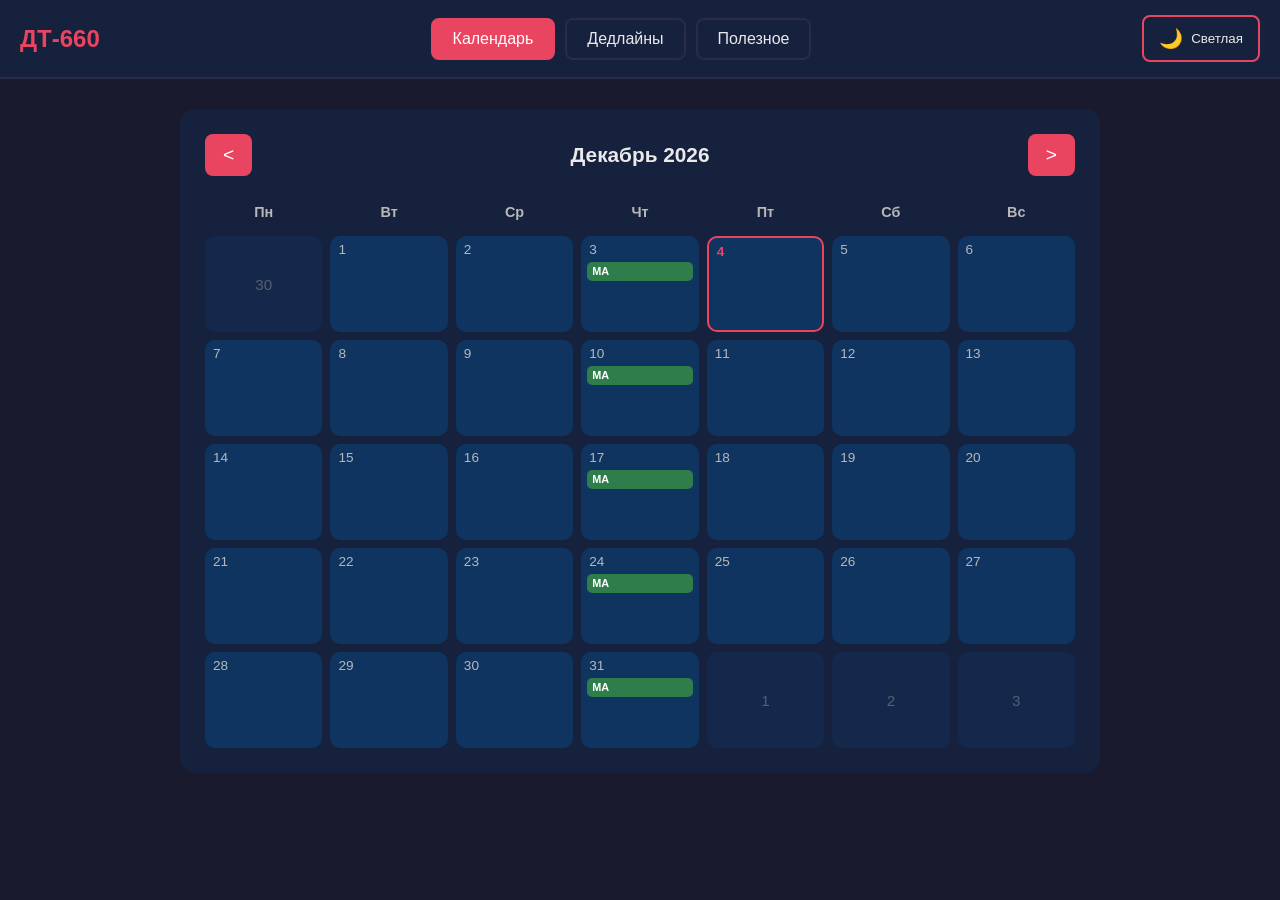
<file: index.html>
<!DOCTYPE html>
<html lang="ru">
<head>
    <meta charset="UTF-8">
    <meta name="viewport" content="width=device-width, initial-scale=1.0, viewport-fit=cover">
    <title>Учёбный календарь — ДТ-660</title>
    <meta name="description" content="Учебный календарь группы ДТ-660, заочное отделение НГТУ: установочные лекции, консультации, сессия и дедлайны.">

    <!-- PWA -->
    <link rel="manifest" href="manifest.webmanifest">
    <meta name="theme-color" content="#e94560">
    <link rel="icon" type="image/svg+xml" href="icons/icon.svg">
    <link rel="apple-touch-icon" href="icons/icon-192.png">
    <meta name="mobile-web-app-capable" content="yes">
    <meta name="apple-mobile-web-app-capable" content="yes">
    <meta name="apple-mobile-web-app-status-bar-style" content="black-translucent">
    <meta name="apple-mobile-web-app-title" content="Календарь ДТ-660">

    <link rel="stylesheet" href="styles.css">
</head>
<body>
    <header class="header">
        <div class="header-content">
            <h1 class="logo">ДТ-660</h1>
            <nav class="nav-menu">
                <button class="nav-btn active" data-section="calendar">Календарь</button>
                <button class="nav-btn" data-section="deadlines">Дедлайны</button>
                <button class="nav-btn" data-section="useful">Полезное</button>
            </nav>
            <div class="theme-section">
                <button id="themeToggle" class="theme-btn">
                    <span id="themeIcon">🌙</span>
                    <span id="themeText">Светлая</span>
                </button>
            </div>
        </div>
    </header>
    
    <main class="main-content">
        <section id="calendar-section" class="section active">
            <div class="calendar-container">
                <div class="calendar-header">
                    <button id="prevMonth" class="nav-arrow">&lt;</button>
                    <span id="currentMonth"></span>
                    <button id="nextMonth" class="nav-arrow">&gt;</button>
                </div>
                <div class="calendar-scroll">
                    <div class="calendar-grid" id="calendarGrid"></div>
                </div>
            </div>
        </section>
        
        <section id="useful-section" class="section">
            <div class="useful-container">
                <h2 class="useful-title">Полезное по предметам</h2>
                <p class="useful-subtitle">Материалы, шпаргалки и схемы — разбито по дисциплинам</p>
                <div id="usefulList" class="useful-list"></div>
            </div>
        </section>

        <section id="deadlines-section" class="section">
            <div class="deadlines-container">
                <select id="monthSelect" class="month-select">
                    <option value="2026-09">Сентябрь 2026</option>
                    <option value="2026-10">Октябрь 2026</option>
                    <option value="2026-11">Ноябрь 2026</option>
                    <option value="2026-12">Декабрь 2026</option>
                    <option value="2027-01">Январь 2027</option>
                </select>
                <div id="deadlinesList" class="deadlines-list"></div>
            </div>
        </section>
    </main>
    
    <div id="modal" class="modal">
        <div class="modal-content">
            <span class="close-btn">&times;</span>
            <h3 id="modalDate"></h3>
            <div id="modalInfo"></div>
        </div>
    </div>
    
    <div id="offlineBanner" class="offline-banner" hidden>📴 Офлайн-режим — данные из кэша</div>

    <script src="script.js"></script>
    <script src="app.js"></script>
</body>
</html>
</file>
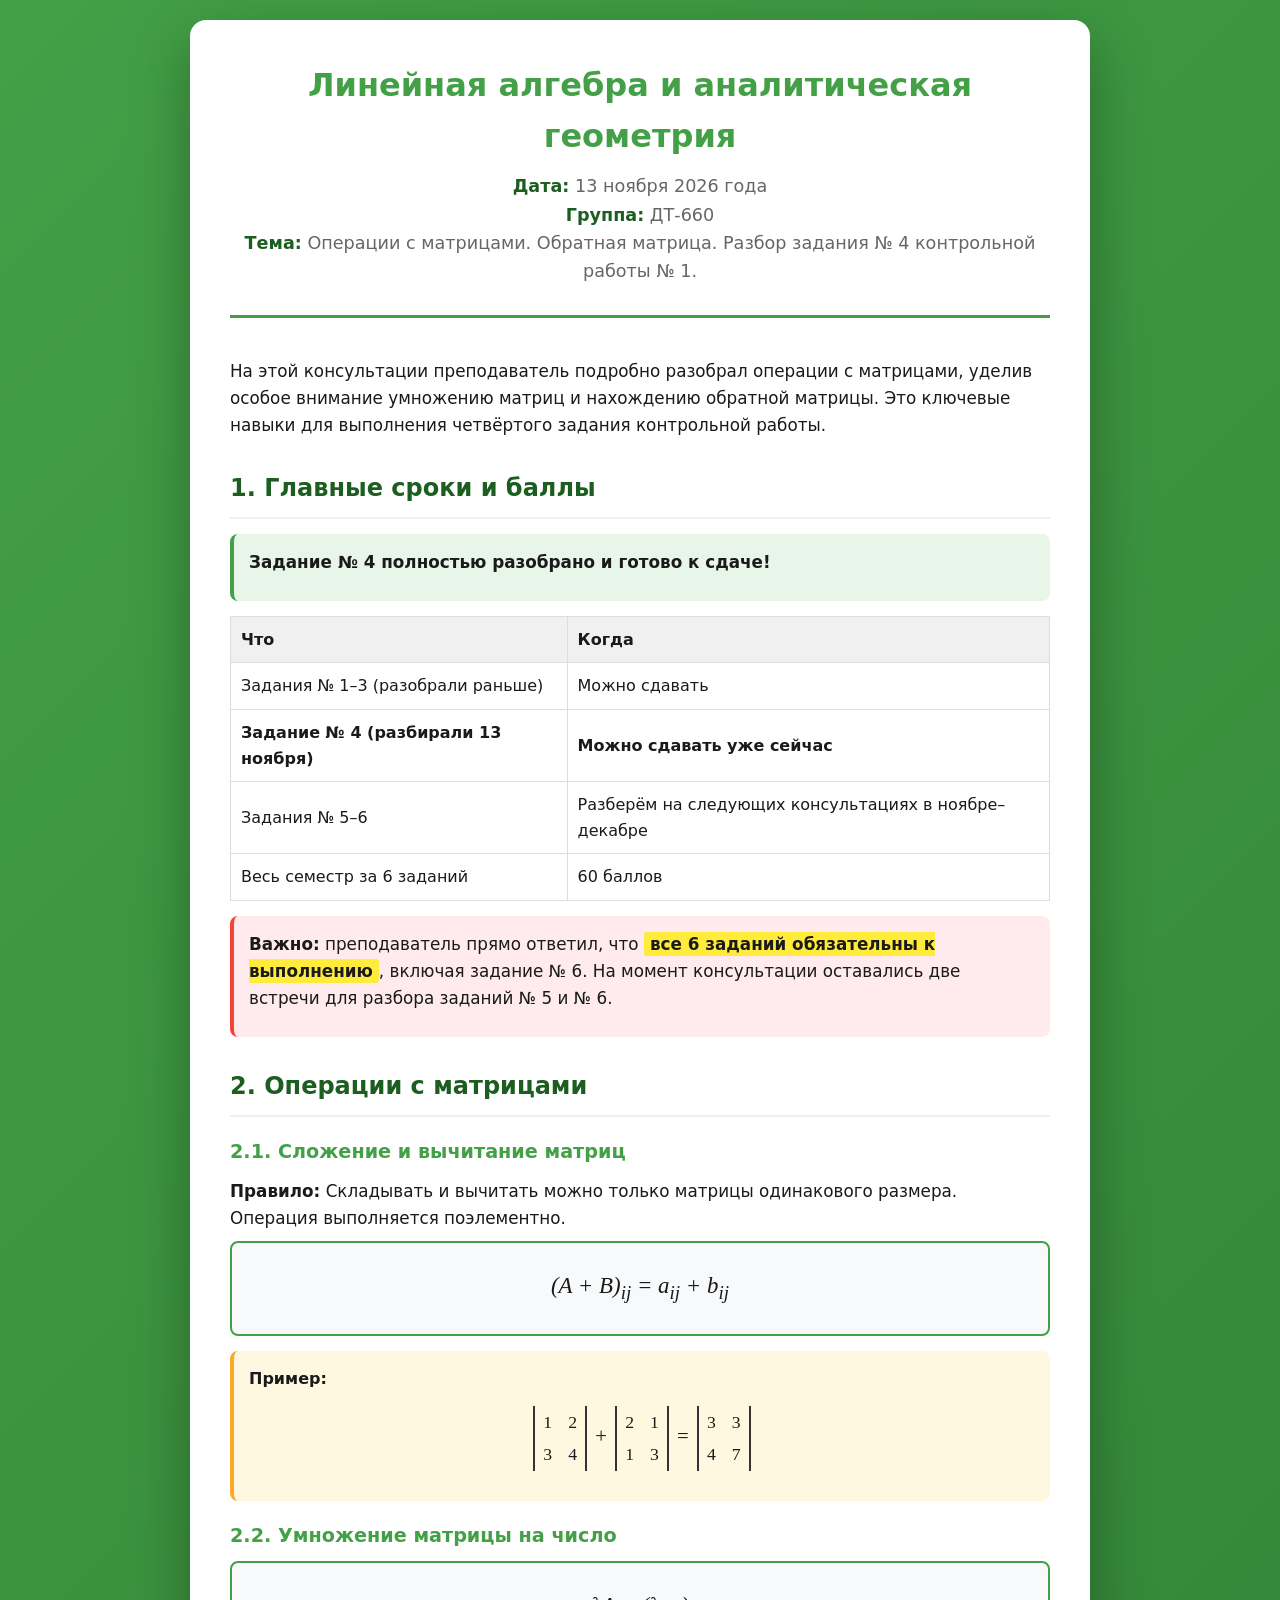
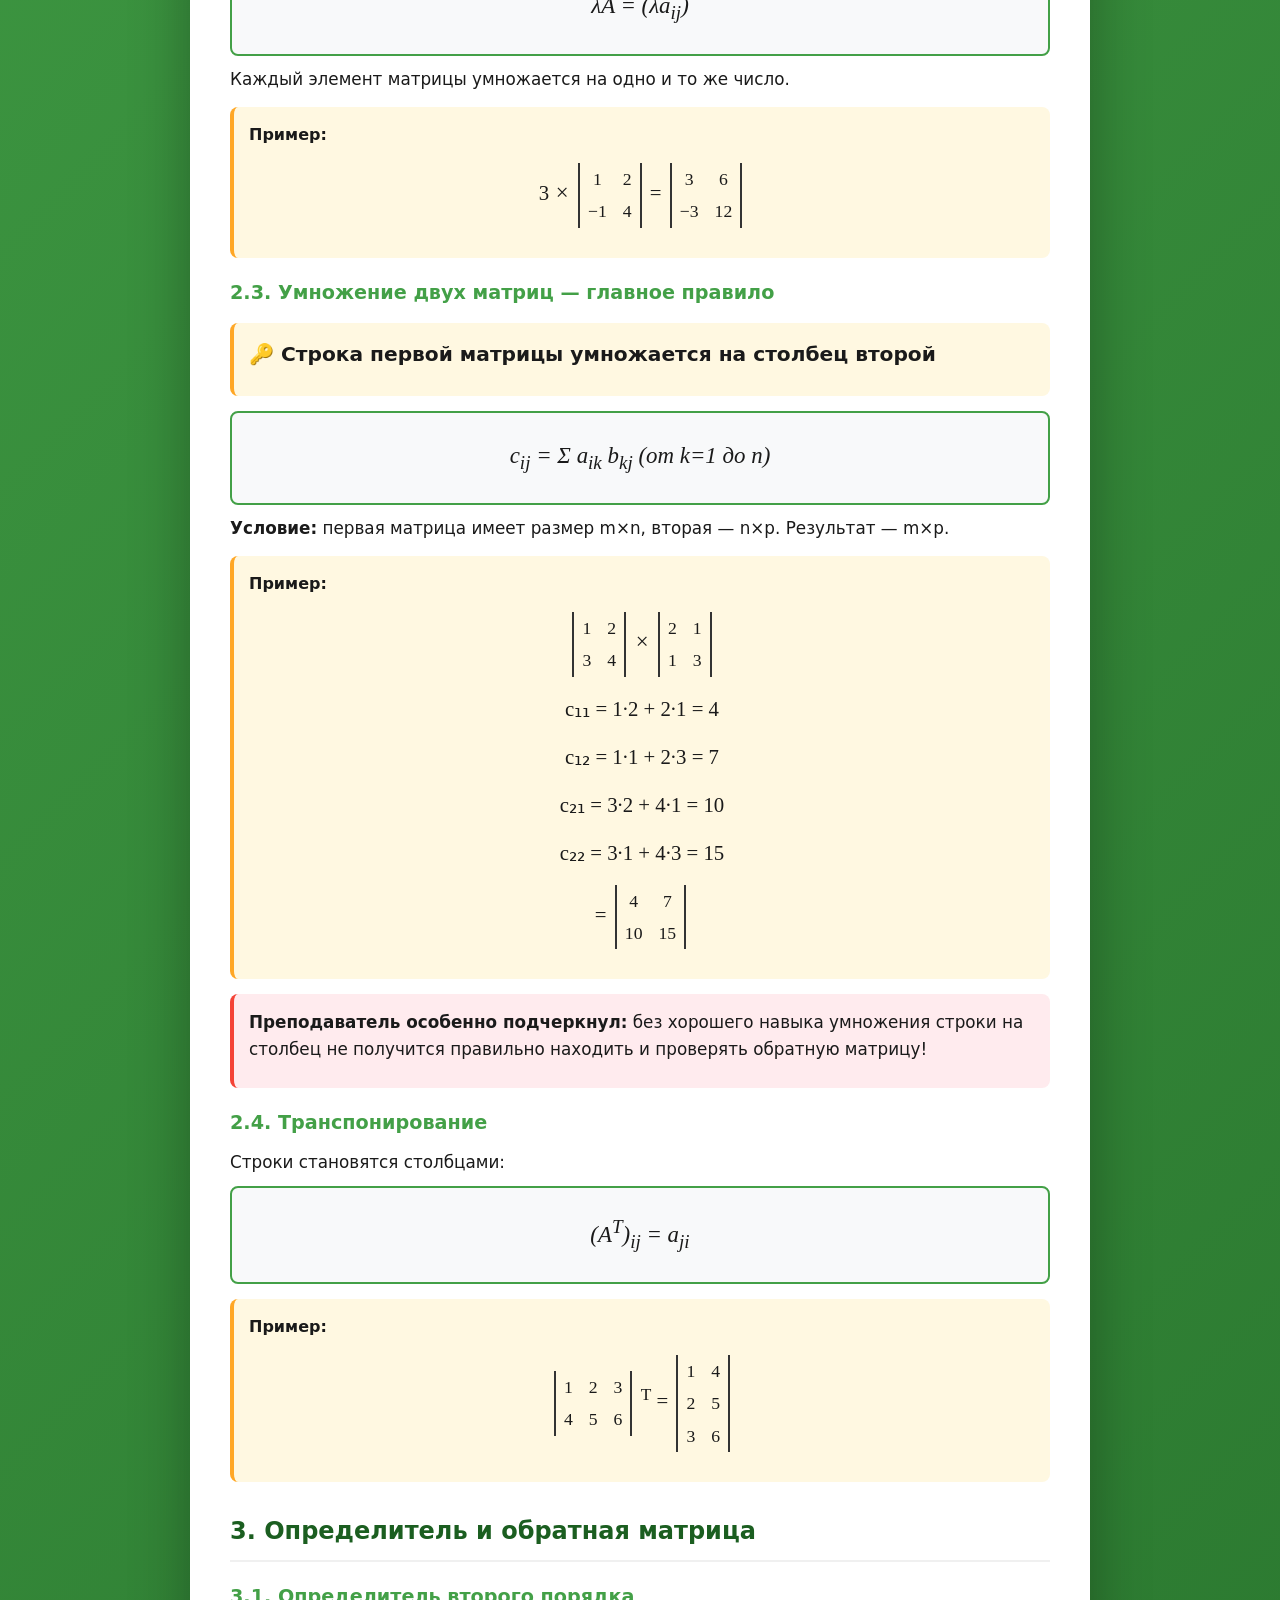
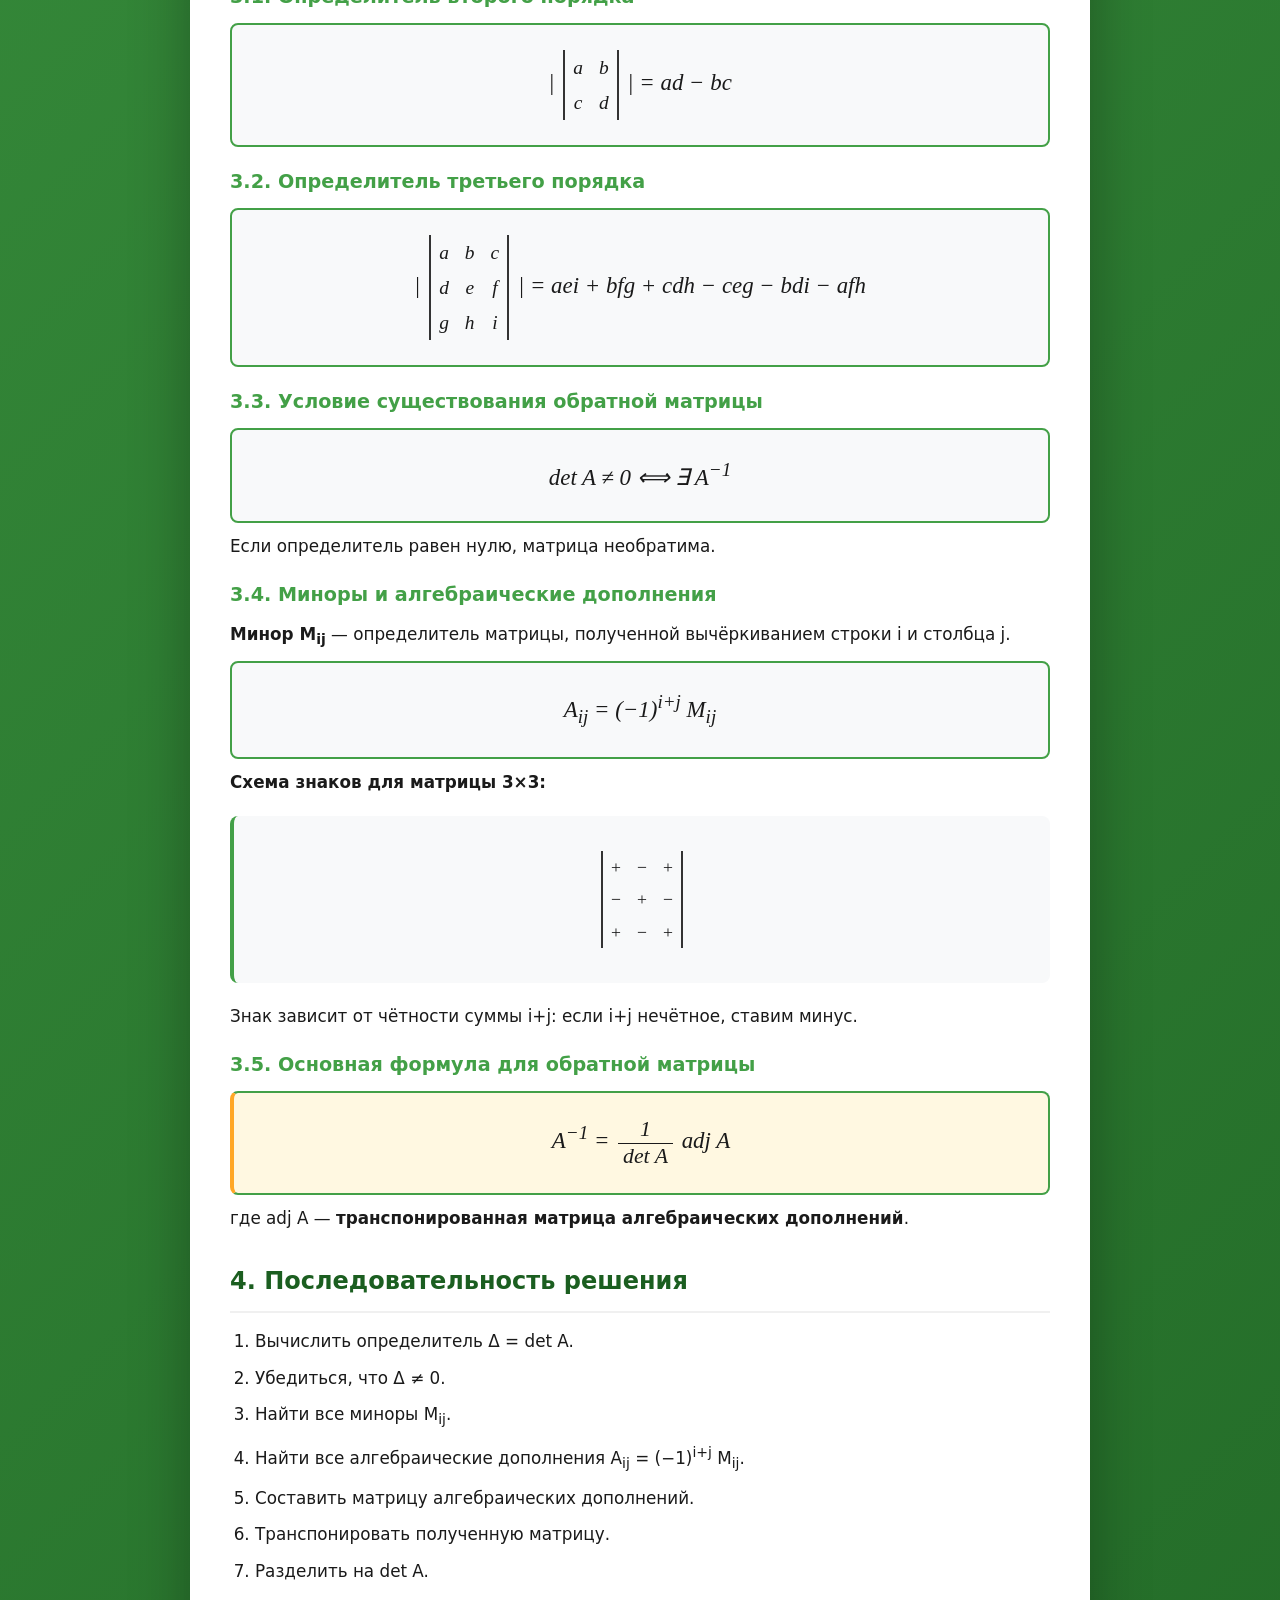
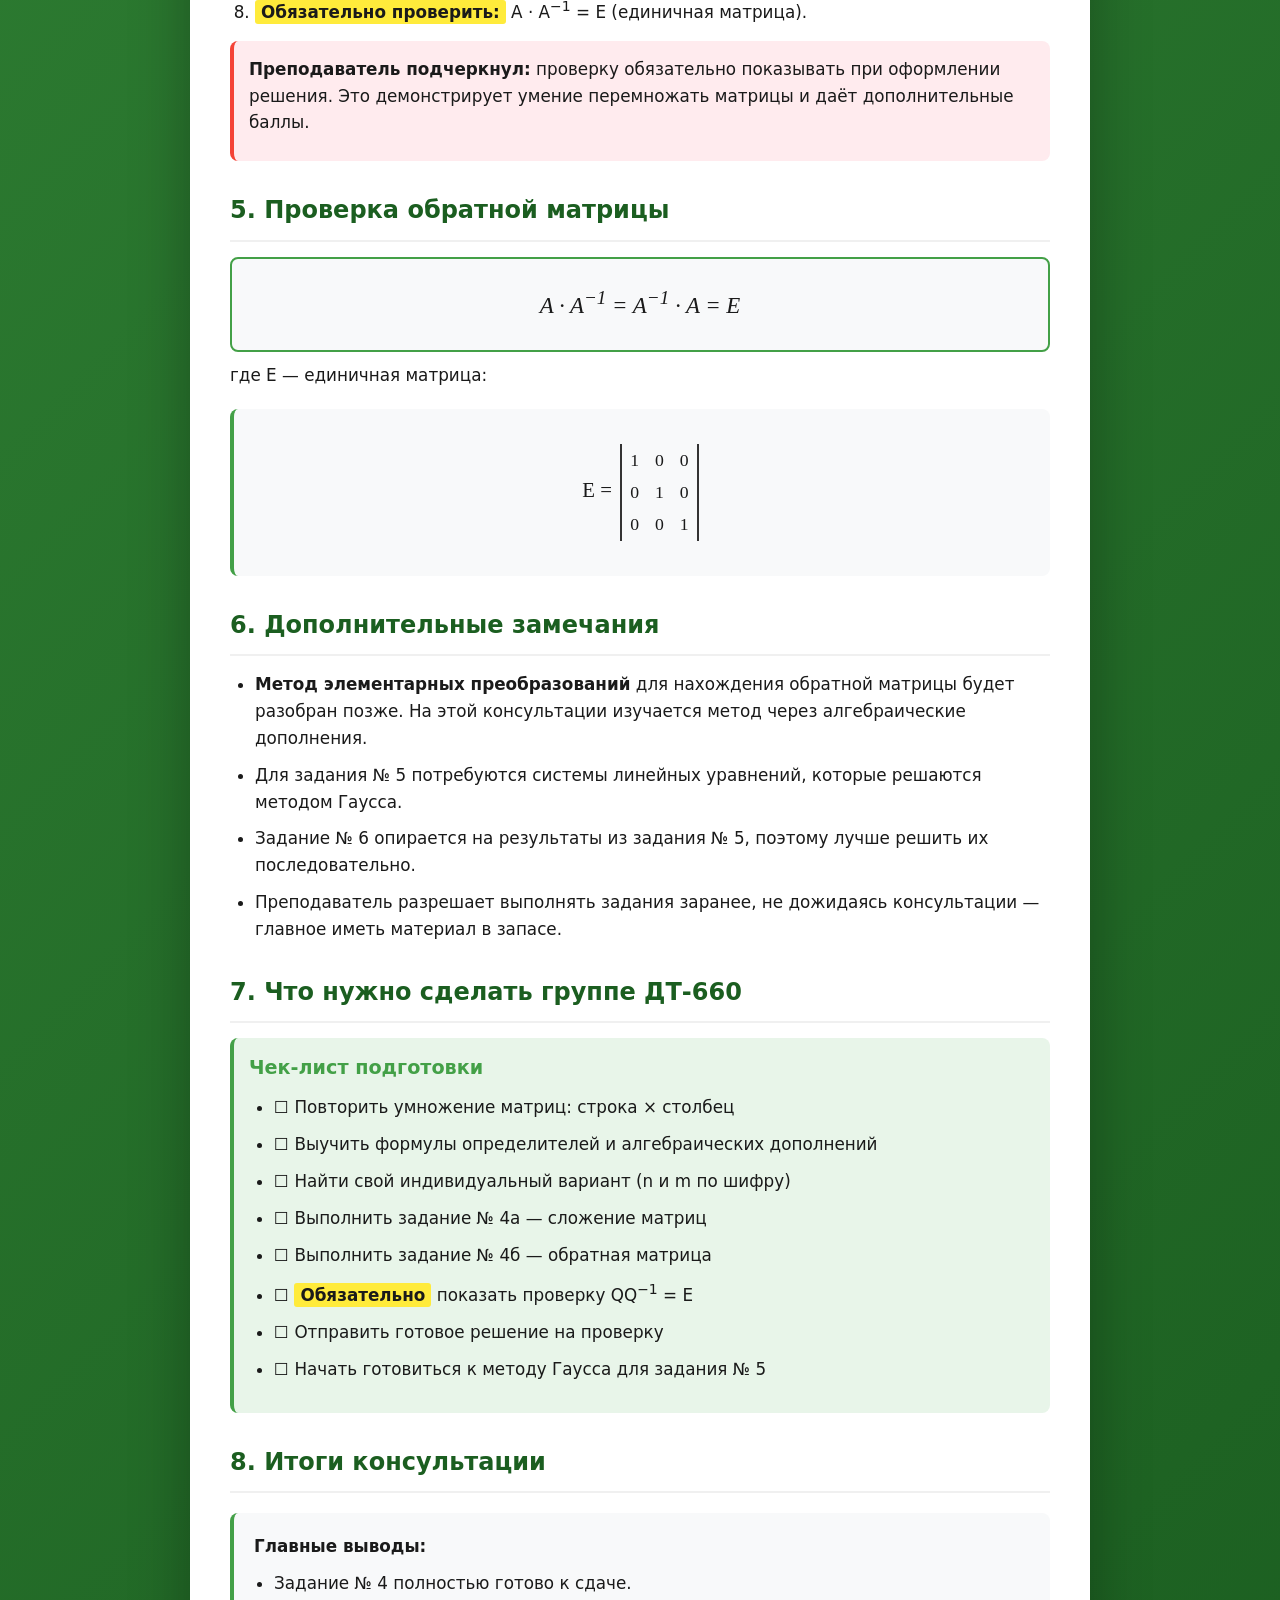
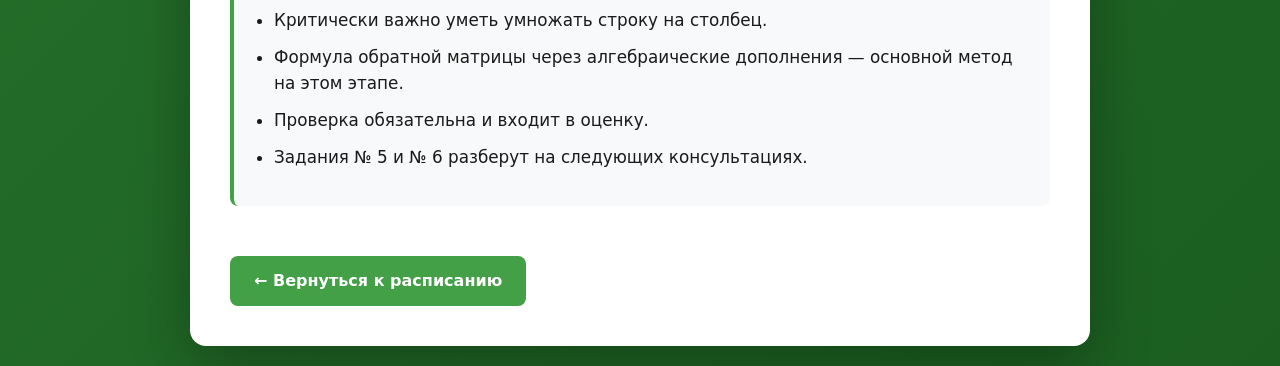
<file: lectures/la-13-11-2026.html>
<!DOCTYPE html>
<html lang="ru">
<head>
    <meta charset="UTF-8">
    <meta name="viewport" content="width=device-width, initial-scale=1.0">
    <title>ЛА — Обратная матрица (13.11.2026)</title>
    <style>
        * {
            margin: 0;
            padding: 0;
            box-sizing: border-box;
        }

        body {
            font-family: -apple-system, BlinkMacSystemFont, 'Segoe UI', system-ui, sans-serif;
            line-height: 1.6;
            color: #1a1a1a;
            background: linear-gradient(135deg, #43a047 0%, #1b5e20 100%);
            padding: 20px;
            min-height: 100vh;
        }

        .container {
            max-width: 900px;
            margin: 0 auto;
            background: white;
            border-radius: 16px;
            box-shadow: 0 20px 60px rgba(0, 0, 0, 0.3);
            padding: 40px;
        }

        .header {
            text-align: center;
            margin-bottom: 40px;
            padding-bottom: 30px;
            border-bottom: 3px solid #43a047;
        }

        h1 {
            font-size: 2em;
            color: #43a047;
            margin-bottom: 10px;
        }

        .meta {
            color: #666;
            font-size: 1.1em;
        }

        .meta strong {
            color: #1b5e20;
        }

        h2 {
            color: #1b5e20;
            font-size: 1.5em;
            margin-top: 30px;
            margin-bottom: 15px;
            padding-bottom: 10px;
            border-bottom: 2px solid #f0f0f0;
        }

        h3 {
            color: #43a047;
            font-size: 1.2em;
            margin-top: 20px;
            margin-bottom: 10px;
        }

        p, li {
            margin-bottom: 10px;
            font-size: 1.05em;
        }

        ul, ol {
            margin-left: 25px;
            margin-bottom: 15px;
        }

        .formula-box {
            background: #f8f9fa;
            border-left: 4px solid #43a047;
            padding: 20px;
            margin: 20px 0;
            border-radius: 8px;
            overflow-x: auto;
        }

        .formula {
            font-size: 1.3em;
            text-align: center;
            margin: 15px 0;
            font-family: 'Times New Roman', serif;
            white-space: nowrap;
            overflow: auto;
        }

        .example {
            background: #fff8e1;
            border-left: 4px solid #ffa726;
            padding: 15px;
            margin: 15px 0;
            border-radius: 8px;
        }

        .note {
            background: #e8f5e9;
            border-left: 4px solid #43a047;
            padding: 15px;
            margin: 15px 0;
            border-radius: 8px;
        }

        .warning {
            background: #ffebee;
            border-left: 4px solid #f44336;
            padding: 15px;
            margin: 15px 0;
            border-radius: 8px;
        }

        .back-link {
            display: inline-block;
            margin-top: 30px;
            padding: 12px 24px;
            background: #43a047;
            color: white;
            text-decoration: none;
            border-radius: 8px;
            font-weight: 600;
            transition: background 0.3s;
        }

        .back-link:hover {
            background: #1b5e20;
        }

        .math {
            font-family: 'Times New Roman', serif;
            font-style: italic;
            font-size: 1.1em;
        }

        .highlight {
            background: #ffeb3b;
            padding: 2px 6px;
            border-radius: 3px;
            font-weight: 600;
        }

        .boxed {
            border: 2px solid #43a047;
            padding: 10px 15px;
            margin: 10px 0;
            border-radius: 8px;
            background: #f8f9fa;
        }

        .matrix {
            display: inline-table;
            border-collapse: collapse;
            margin: 0 3px;
            font-size: 0.85em;
            vertical-align: middle;
            border-left: 2px solid #333;
            border-right: 2px solid #333;
        }

        .matrix td {
            padding: 2px 8px;
            text-align: center;
            border: none;
        }

        .fraction {
            display: inline-flex;
            flex-direction: column;
            vertical-align: middle;
            text-align: center;
            margin: 0 3px;
            font-size: 0.95em;
        }

        .numerator {
            border-bottom: 1px solid currentColor;
            padding: 0 5px 1px 5px;
            display: block;
            line-height: 1.1;
        }

        .denominator {
            padding: 1px 5px 0 5px;
            display: block;
            line-height: 1.1;
        }

        @media (max-width: 600px) {
            .container {
                padding: 20px;
            }

            h1 {
                font-size: 1.5em;
            }

            h2 {
                font-size: 1.3em;
            }
        }
    </style>
</head>
<body>
    <div class="container">
        <div class="header">
            <h1>Линейная алгебра и аналитическая геометрия</h1>
            <div class="meta">
                <strong>Дата:</strong> 13 ноября 2026 года<br>
                <strong>Группа:</strong> ДТ-660<br>
                <strong>Тема:</strong> Операции с матрицами. Обратная матрица. Разбор задания № 4 контрольной работы № 1.
            </div>
        </div>

        <p>На этой консультации преподаватель подробно разобрал операции с матрицами, уделив особое внимание умножению матриц и нахождению обратной матрицы. Это ключевые навыки для выполнения четвёртого задания контрольной работы.</p>

        <h2>1. Главные сроки и баллы</h2>
        
        <div class="note">
            <p><strong>Задание № 4 полностью разобрано и готово к сдаче!</strong></p>
        </div>

        <table style="width: 100%; border-collapse: collapse; margin: 15px 0;">
            <tr style="background: #f0f0f0;">
                <td style="padding: 10px; border: 1px solid #ddd;"><strong>Что</strong></td>
                <td style="padding: 10px; border: 1px solid #ddd;"><strong>Когда</strong></td>
            </tr>
            <tr>
                <td style="padding: 10px; border: 1px solid #ddd;">Задания № 1–3 (разобрали раньше)</td>
                <td style="padding: 10px; border: 1px solid #ddd;">Можно сдавать</td>
            </tr>
            <tr>
                <td style="padding: 10px; border: 1px solid #ddd;"><strong>Задание № 4 (разбирали 13 ноября)</strong></td>
                <td style="padding: 10px; border: 1px solid #ddd;"><strong>Можно сдавать уже сейчас</strong></td>
            </tr>
            <tr>
                <td style="padding: 10px; border: 1px solid #ddd;">Задания № 5–6</td>
                <td style="padding: 10px; border: 1px solid #ddd;">Разберём на следующих консультациях в ноябре–декабре</td>
            </tr>
            <tr>
                <td style="padding: 10px; border: 1px solid #ddd;">Весь семестр за 6 заданий</td>
                <td style="padding: 10px; border: 1px solid #ddd;">60 баллов</td>
            </tr>
        </table>

        <div class="warning">
            <p><strong>Важно:</strong> преподаватель прямо ответил, что <span class="highlight">все 6 заданий обязательны к выполнению</span>, включая задание № 6. На момент консультации оставались две встречи для разбора заданий № 5 и № 6.</p>
        </div>

        <h2>2. Операции с матрицами</h2>

        <h3>2.1. Сложение и вычитание матриц</h3>

        <p><strong>Правило:</strong> Складывать и вычитать можно только матрицы одинакового размера. Операция выполняется поэлементно.</p>

        <div class="boxed">
            <div class="formula">
                <span class="math">(A + B)<sub>ij</sub> = a<sub>ij</sub> + b<sub>ij</sub></span>
            </div>
        </div>

        <div class="example">
            <strong>Пример:</strong>
            <div class="formula">
                <table class="matrix">
                    <tr><td>1</td><td>2</td></tr>
                    <tr><td>3</td><td>4</td></tr>
                </table>
                + 
                <table class="matrix">
                    <tr><td>2</td><td>1</td></tr>
                    <tr><td>1</td><td>3</td></tr>
                </table>
                = 
                <table class="matrix">
                    <tr><td>3</td><td>3</td></tr>
                    <tr><td>4</td><td>7</td></tr>
                </table>
            </div>
        </div>

        <h3>2.2. Умножение матрицы на число</h3>

        <div class="boxed">
            <div class="formula">
                <span class="math">λA = (λa<sub>ij</sub>)</span>
            </div>
        </div>

        <p>Каждый элемент матрицы умножается на одно и то же число.</p>

        <div class="example">
            <strong>Пример:</strong>
            <div class="formula">
                3 <span class="math">×</span>
                <table class="matrix">
                    <tr><td>1</td><td>2</td></tr>
                    <tr><td>−1</td><td>4</td></tr>
                </table>
                = 
                <table class="matrix">
                    <tr><td>3</td><td>6</td></tr>
                    <tr><td>−3</td><td>12</td></tr>
                </table>
            </div>
        </div>

        <h3>2.3. Умножение двух матриц — главное правило</h3>

        <div class="highlight-box" style="background: #fff8e1; border-left: 4px solid #ffa726; padding: 15px; margin: 15px 0; border-radius: 8px;">
            <p><strong style="font-size: 1.2em;">🔑 Строка первой матрицы умножается на столбец второй</strong></p>
        </div>

        <div class="boxed">
            <div class="formula">
                <span class="math">c<sub>ij</sub> = Σ a<sub>ik</sub> b<sub>kj</sub> (от k=1 до n)</span>
            </div>
        </div>

        <p><strong>Условие:</strong> первая матрица имеет размер m×n, вторая — n×p. Результат — m×p.</p>

        <div class="example">
            <strong>Пример:</strong>
            <div class="formula">
                <table class="matrix">
                    <tr><td>1</td><td>2</td></tr>
                    <tr><td>3</td><td>4</td></tr>
                </table>
                <span class="math">×</span>
                <table class="matrix">
                    <tr><td>2</td><td>1</td></tr>
                    <tr><td>1</td><td>3</td></tr>
                </table>
            </div>
            <div style="margin-top: 10px;">
                <div class="formula">
                    c₁₁ = 1·2 + 2·1 = 4
                </div>
                <div class="formula">
                    c₁₂ = 1·1 + 2·3 = 7
                </div>
                <div class="formula">
                    c₂₁ = 3·2 + 4·1 = 10
                </div>
                <div class="formula">
                    c₂₂ = 3·1 + 4·3 = 15
                </div>
            </div>
            <div class="formula">
                =
                <table class="matrix">
                    <tr><td>4</td><td>7</td></tr>
                    <tr><td>10</td><td>15</td></tr>
                </table>
            </div>
        </div>

        <div class="warning">
            <p><strong>Преподаватель особенно подчеркнул:</strong> без хорошего навыка умножения строки на столбец не получится правильно находить и проверять обратную матрицу!</p>
        </div>

        <h3>2.4. Транспонирование</h3>

        <p>Строки становятся столбцами:</p>

        <div class="boxed">
            <div class="formula">
                <span class="math">(A<sup>T</sup>)<sub>ij</sub> = a<sub>ji</sub></span>
            </div>
        </div>

        <div class="example">
            <strong>Пример:</strong>
            <div class="formula">
                <table class="matrix">
                    <tr><td>1</td><td>2</td><td>3</td></tr>
                    <tr><td>4</td><td>5</td><td>6</td></tr>
                </table>
                <sup>T</sup>
                = 
                <table class="matrix">
                    <tr><td>1</td><td>4</td></tr>
                    <tr><td>2</td><td>5</td></tr>
                    <tr><td>3</td><td>6</td></tr>
                </table>
            </div>
        </div>

        <h2>3. Определитель и обратная матрица</h2>

        <h3>3.1. Определитель второго порядка</h3>

        <div class="boxed">
            <div class="formula">
                <span class="math">
                    |
                    <table class="matrix">
                        <tr><td>a</td><td>b</td></tr>
                        <tr><td>c</td><td>d</td></tr>
                    </table>
                    | = ad − bc
                </span>
            </div>
        </div>

        <h3>3.2. Определитель третьего порядка</h3>

        <div class="boxed">
            <div class="formula">
                <span class="math">
                    |
                    <table class="matrix">
                        <tr><td>a</td><td>b</td><td>c</td></tr>
                        <tr><td>d</td><td>e</td><td>f</td></tr>
                        <tr><td>g</td><td>h</td><td>i</td></tr>
                    </table>
                    | = aei + bfg + cdh − ceg − bdi − afh
                </span>
            </div>
        </div>

        <h3>3.3. Условие существования обратной матрицы</h3>

        <div class="boxed">
            <div class="formula">
                <span class="math">det A ≠ 0 ⟺ ∃ A<sup>−1</sup></span>
            </div>
        </div>

        <p>Если определитель равен нулю, матрица необратима.</p>

        <h3>3.4. Миноры и алгебраические дополнения</h3>

        <p><strong>Минор M<sub>ij</sub></strong> — определитель матрицы, полученной вычёркиванием строки i и столбца j.</p>

        <div class="boxed">
            <div class="formula">
                <span class="math">A<sub>ij</sub> = (−1)<sup>i+j</sup> M<sub>ij</sub></span>
            </div>
        </div>

        <p><strong>Схема знаков для матрицы 3×3:</strong></p>

        <div class="formula-box">
            <div class="formula">
                <table class="matrix">
                    <tr><td>+</td><td>−</td><td>+</td></tr>
                    <tr><td>−</td><td>+</td><td>−</td></tr>
                    <tr><td>+</td><td>−</td><td>+</td></tr>
                </table>
            </div>
        </div>

        <p>Знак зависит от чётности суммы i+j: если i+j нечётное, ставим минус.</p>

        <h3>3.5. Основная формула для обратной матрицы</h3>

        <div class="boxed" style="background: #fff8e1; border-left: 4px solid #ffa726;">
            <div class="formula">
                <span class="math">A<sup>−1</sup> = <span class="fraction">
                    <span class="numerator">1</span>
                    <span class="denominator">det A</span>
                </span> adj A</span>
            </div>
        </div>

        <p>где adj A — <strong>транспонированная матрица алгебраических дополнений</strong>.</p>

        <h2>4. Последовательность решения</h2>

        <ol>
            <li>Вычислить определитель Δ = det A.</li>
            <li>Убедиться, что Δ ≠ 0.</li>
            <li>Найти все миноры M<sub>ij</sub>.</li>
            <li>Найти все алгебраические дополнения A<sub>ij</sub> = (−1)<sup>i+j</sup> M<sub>ij</sub>.</li>
            <li>Составить матрицу алгебраических дополнений.</li>
            <li>Транспонировать полученную матрицу.</li>
            <li>Разделить на det A.</li>
            <li><span class="highlight">Обязательно проверить:</span> A · A<sup>−1</sup> = E (единичная матрица).</li>
        </ol>

        <div class="warning">
            <p><strong>Преподаватель подчеркнул:</strong> проверку обязательно показывать при оформлении решения. Это демонстрирует умение перемножать матрицы и даёт дополнительные баллы.</p>
        </div>

        <h2>5. Проверка обратной матрицы</h2>

        <div class="boxed">
            <div class="formula">
                <span class="math">A · A<sup>−1</sup> = A<sup>−1</sup> · A = E</span>
            </div>
        </div>

        <p>где E — единичная матрица:</p>

        <div class="formula-box">
            <div class="formula">
                E = 
                <table class="matrix">
                    <tr><td>1</td><td>0</td><td>0</td></tr>
                    <tr><td>0</td><td>1</td><td>0</td></tr>
                    <tr><td>0</td><td>0</td><td>1</td></tr>
                </table>
            </div>
        </div>

        <h2>6. Дополнительные замечания</h2>

        <ul>
            <li><strong>Метод элементарных преобразований</strong> для нахождения обратной матрицы будет разобран позже. На этой консультации изучается метод через алгебраические дополнения.</li>
            <li>Для задания № 5 потребуются системы линейных уравнений, которые решаются методом Гаусса.</li>
            <li>Задание № 6 опирается на результаты из задания № 5, поэтому лучше решить их последовательно.</li>
            <li>Преподаватель разрешает выполнять задания заранее, не дожидаясь консультации — главное иметь материал в запасе.</li>
        </ul>

        <h2>7. Что нужно сделать группе ДТ-660</h2>

        <div class="note">
            <h3 style="margin-top: 0;">Чек-лист подготовки</h3>
            <ul style="margin-top: 10px;">
                <li>☐ Повторить умножение матриц: строка × столбец</li>
                <li>☐ Выучить формулы определителей и алгебраических дополнений</li>
                <li>☐ Найти свой индивидуальный вариант (n и m по шифру)</li>
                <li>☐ Выполнить задание № 4а — сложение матриц</li>
                <li>☐ Выполнить задание № 4б — обратная матрица</li>
                <li>☐ <span class="highlight">Обязательно</span> показать проверку QQ<sup>−1</sup> = E</li>
                <li>☐ Отправить готовое решение на проверку</li>
                <li>☐ Начать готовиться к методу Гаусса для задания № 5</li>
            </ul>
        </div>

        <h2>8. Итоги консультации</h2>

        <div class="formula-box">
            <p><strong>Главные выводы:</strong></p>
            <ul style="margin-left: 20px;">
                <li>Задание № 4 полностью готово к сдаче.</li>
                <li>Критически важно уметь умножать строку на столбец.</li>
                <li>Формула обратной матрицы через алгебраические дополнения — основной метод на этом этапе.</li>
                <li>Проверка обязательна и входит в оценку.</li>
                <li>Задания № 5 и № 6 разберут на следующих консультациях.</li>
            </ul>
        </div>

        <a href="../index.html" class="back-link">← Вернуться к расписанию</a>
    </div>
</body>
</html>
</file>
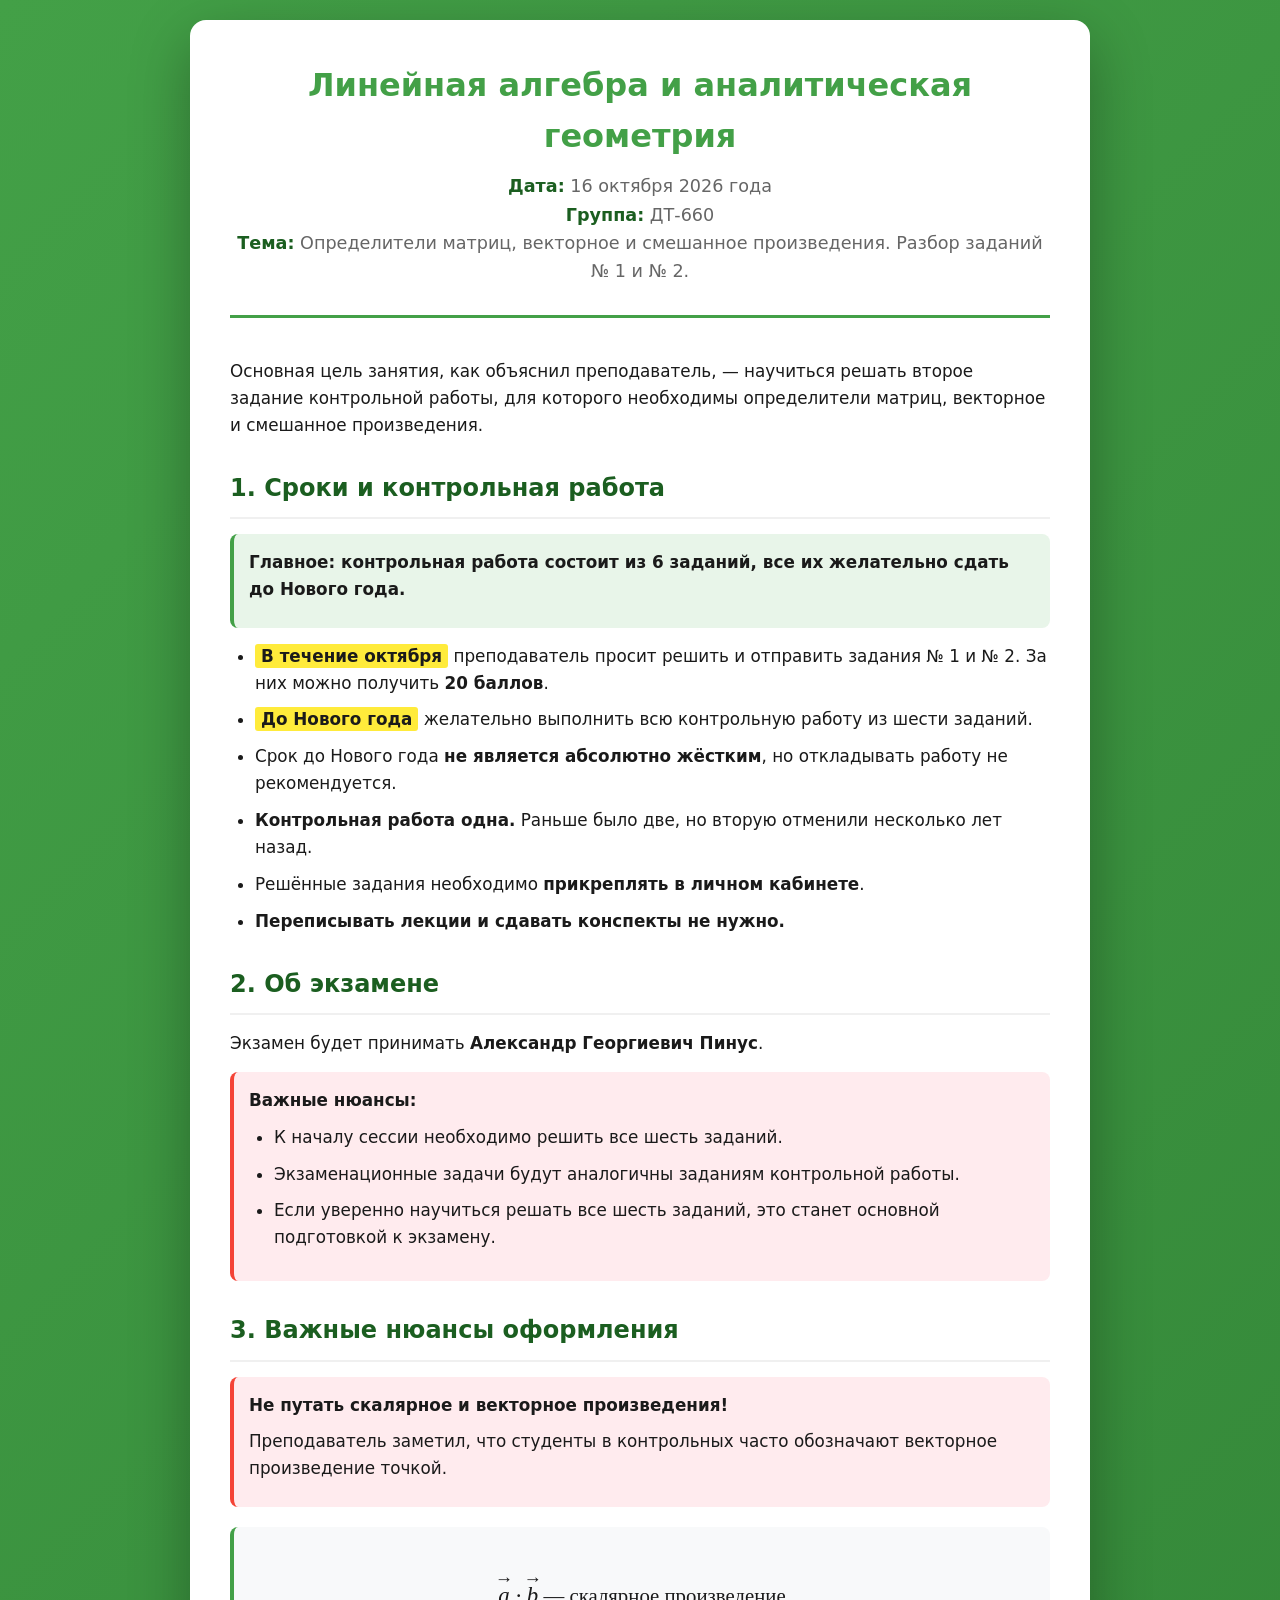
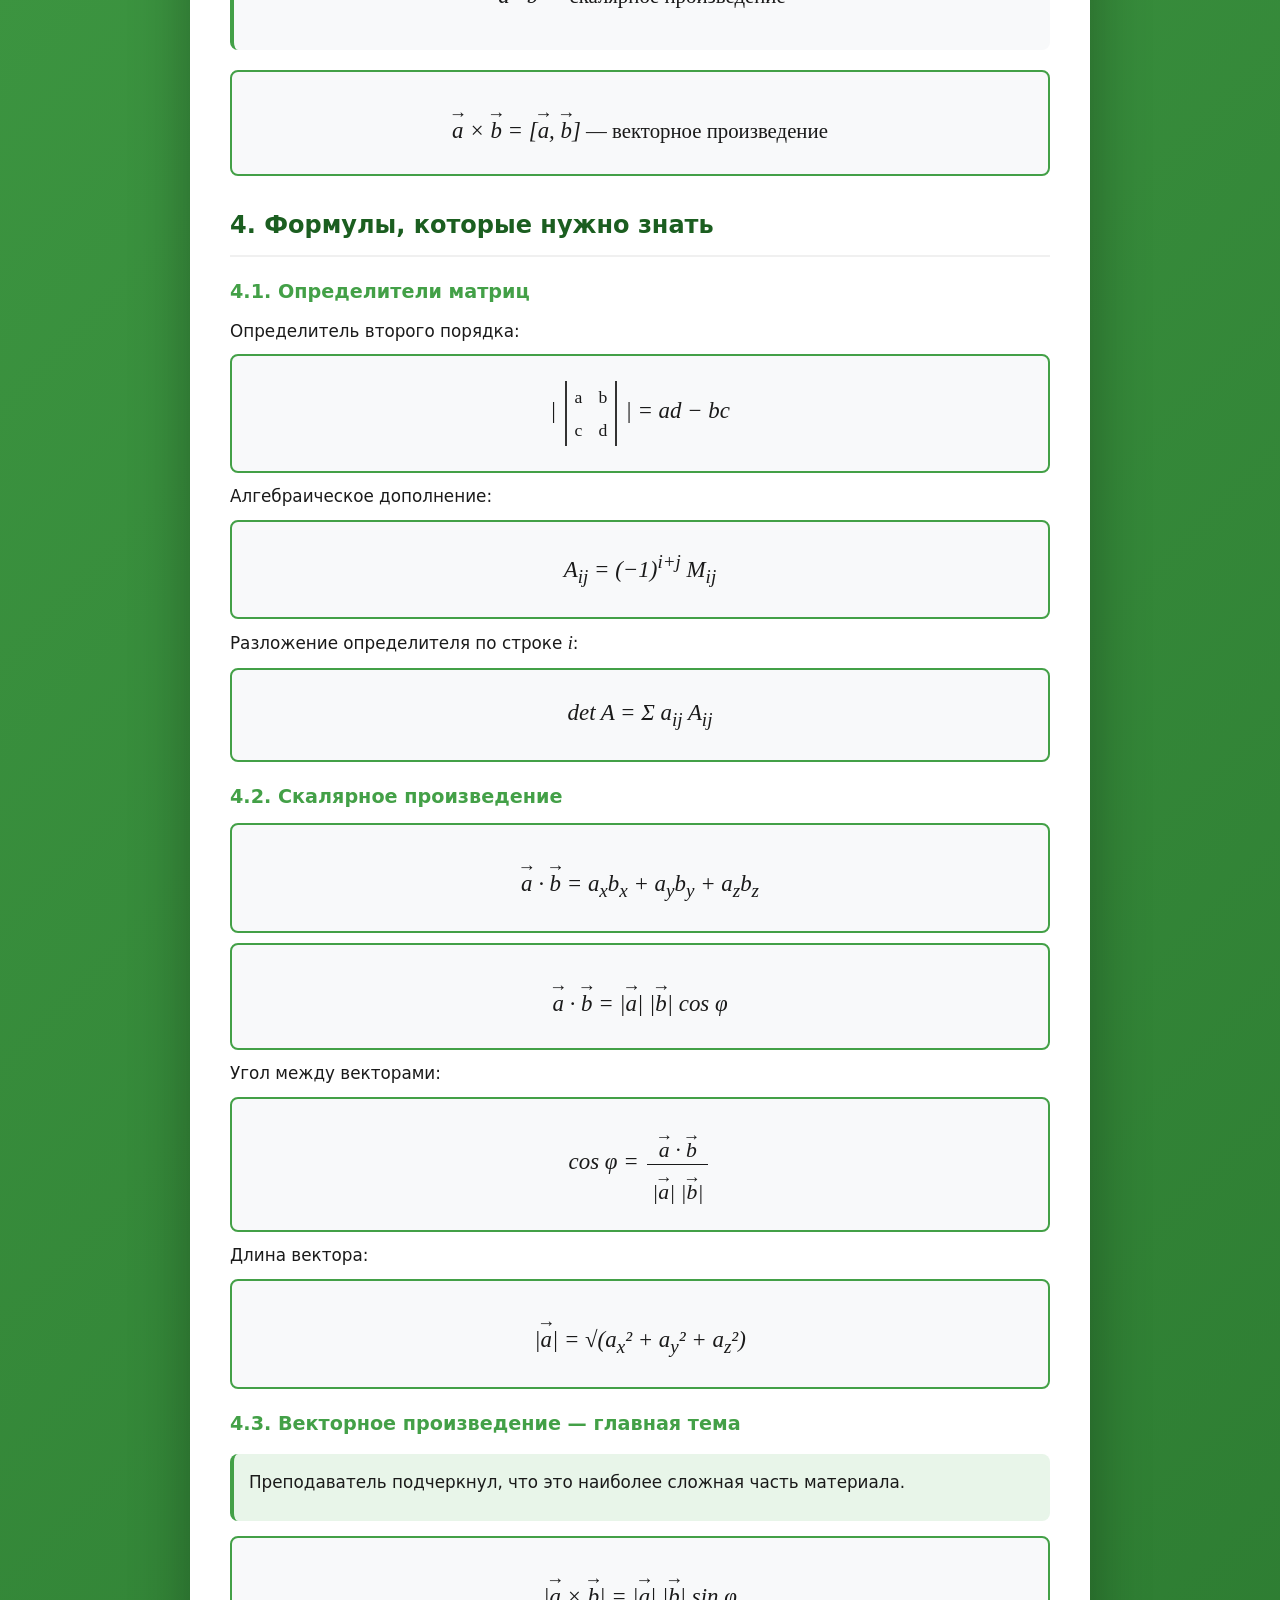
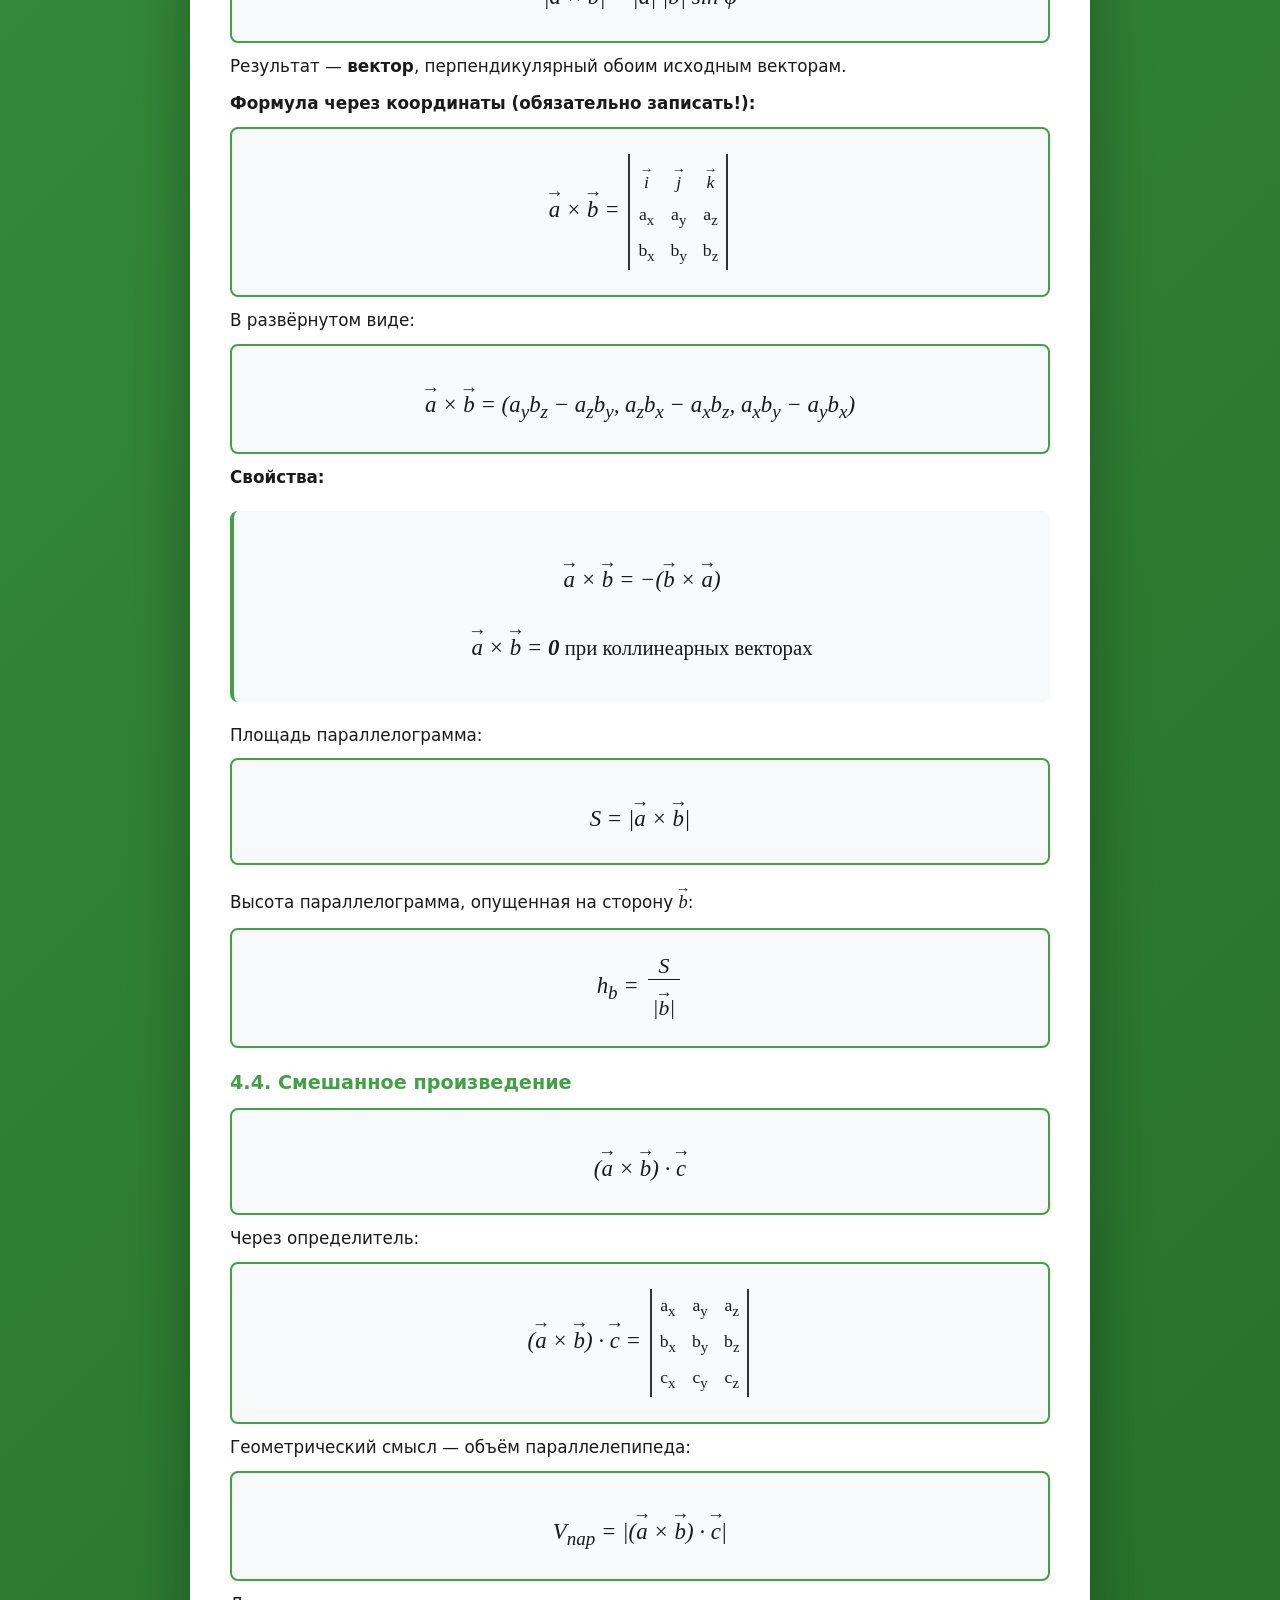
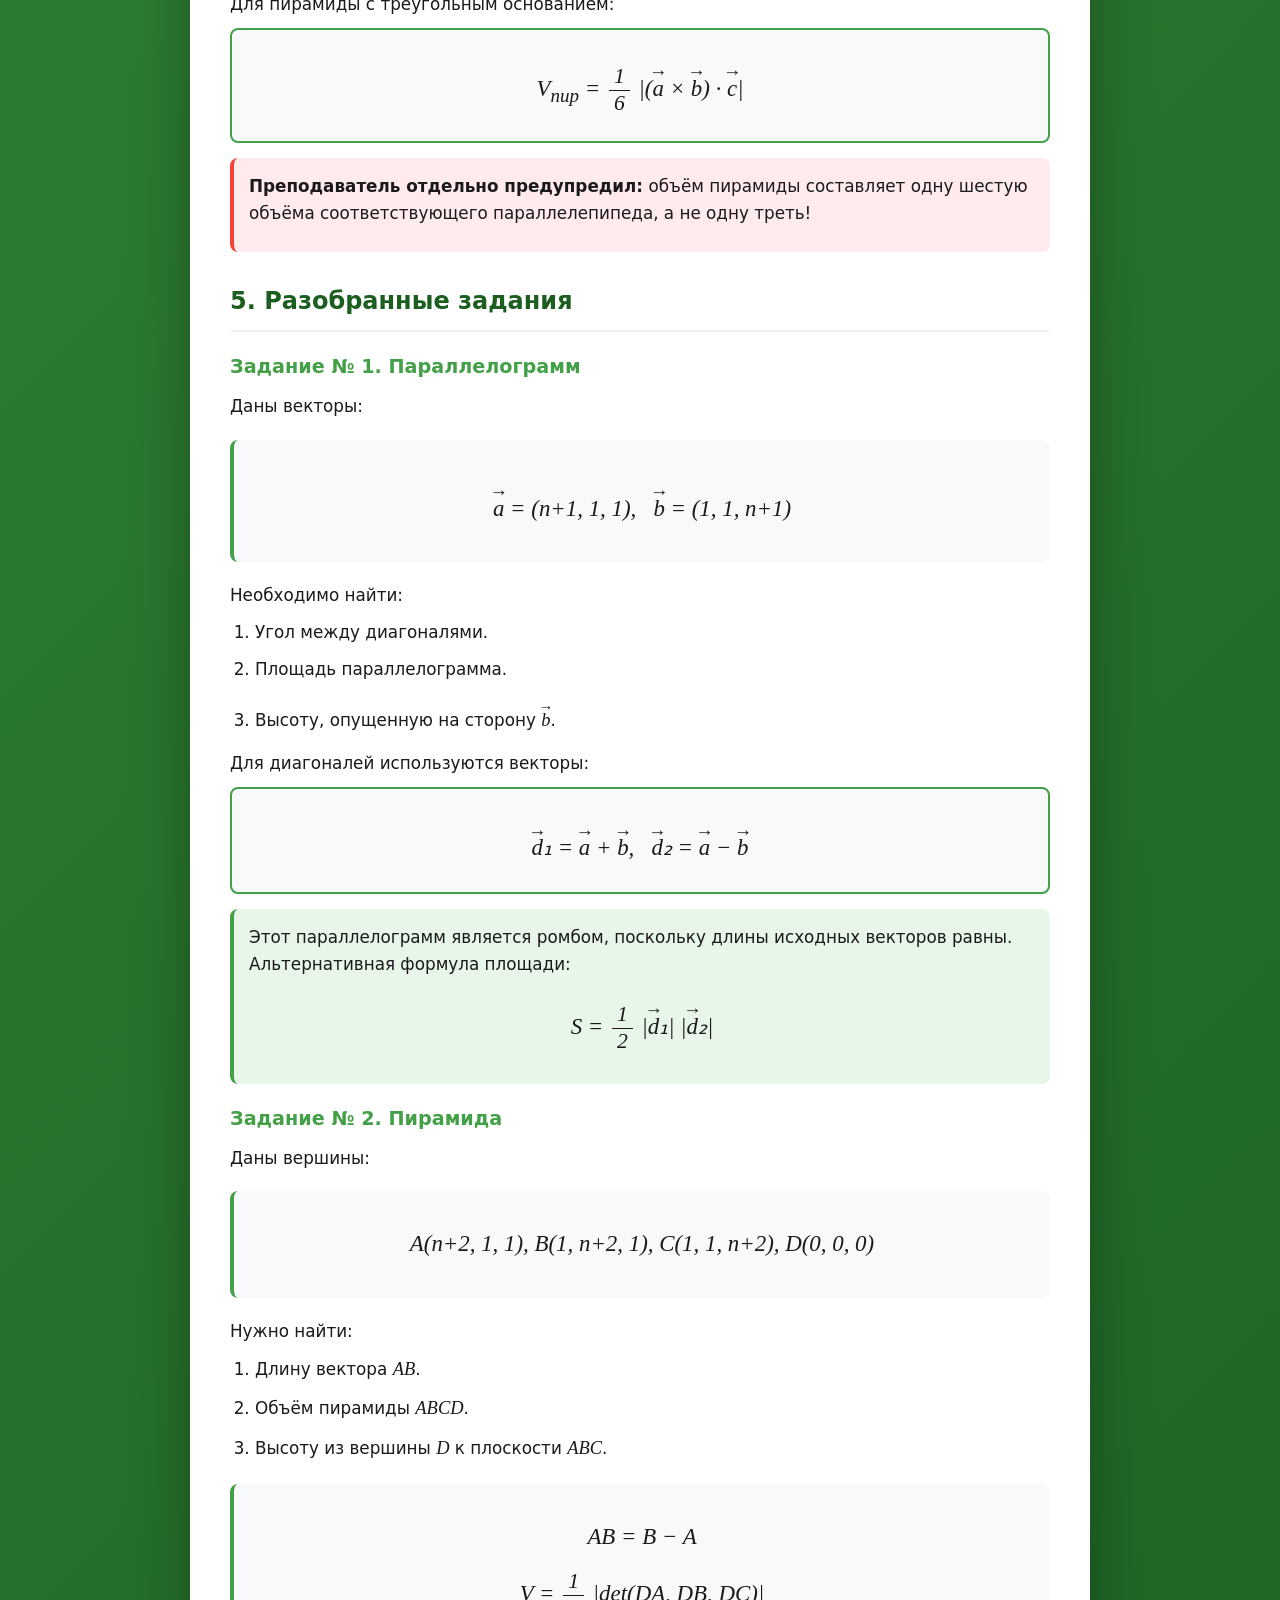
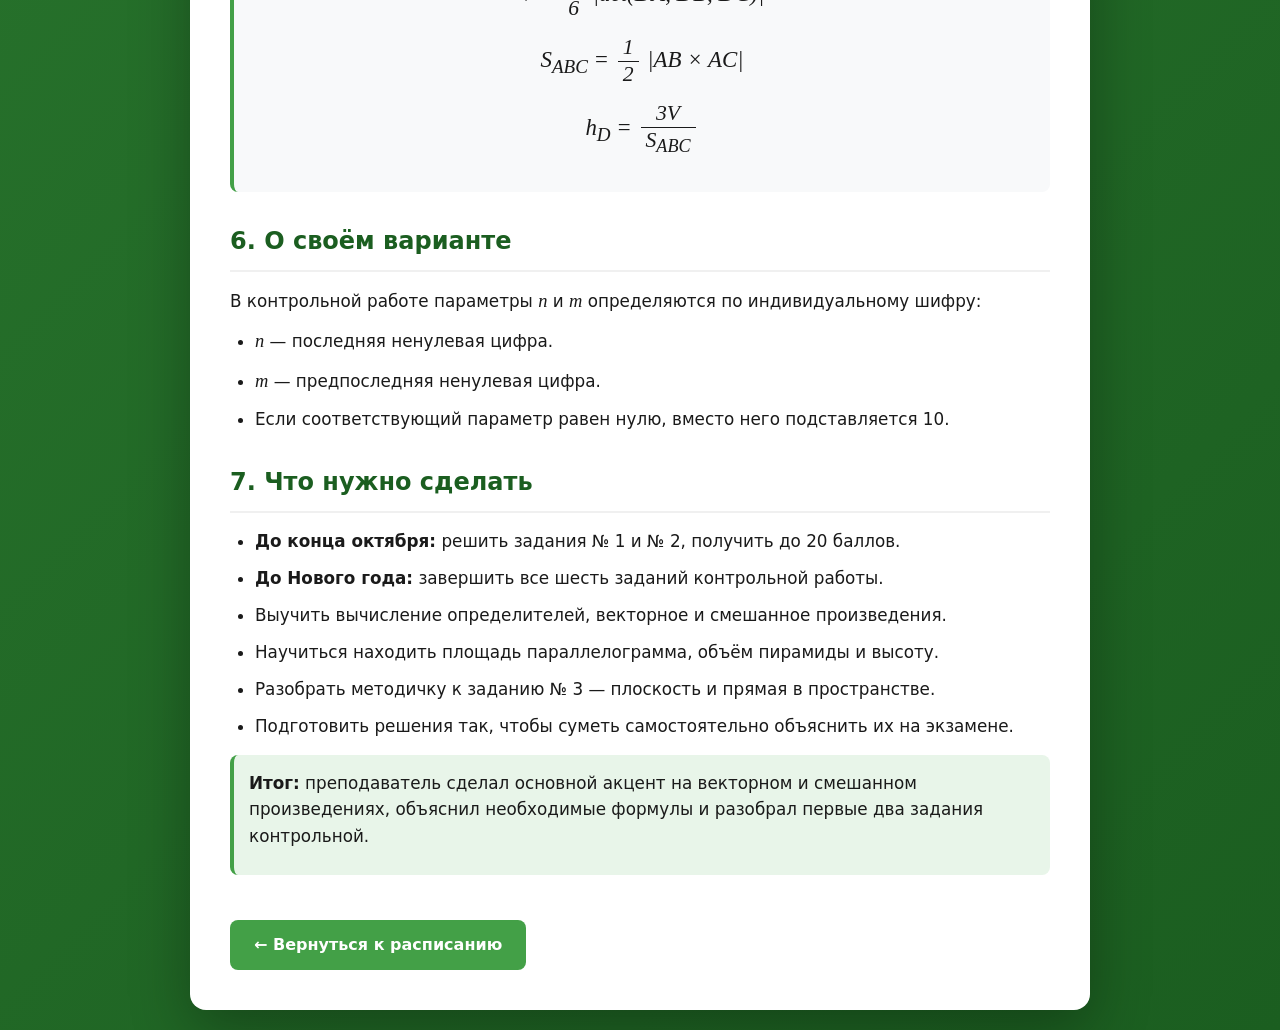
<file: lectures/la-16-10-2026.html>
<!DOCTYPE html>
<html lang="ru">
<head>
    <meta charset="UTF-8">
    <meta name="viewport" content="width=device-width, initial-scale=1.0">
    <title>ЛА — Векторное произведение (16.10.2026)</title>
    <style>
        * {
            margin: 0;
            padding: 0;
            box-sizing: border-box;
        }

        body {
            font-family: -apple-system, BlinkMacSystemFont, 'Segoe UI', system-ui, sans-serif;
            line-height: 1.6;
            color: #1a1a1a;
            background: linear-gradient(135deg, #43a047 0%, #1b5e20 100%);
            padding: 20px;
            min-height: 100vh;
        }

        .container {
            max-width: 900px;
            margin: 0 auto;
            background: white;
            border-radius: 16px;
            box-shadow: 0 20px 60px rgba(0, 0, 0, 0.3);
            padding: 40px;
        }

        .header {
            text-align: center;
            margin-bottom: 40px;
            padding-bottom: 30px;
            border-bottom: 3px solid #43a047;
        }

        h1 {
            font-size: 2em;
            color: #43a047;
            margin-bottom: 10px;
        }

        .meta {
            color: #666;
            font-size: 1.1em;
        }

        .meta strong {
            color: #1b5e20;
        }

        h2 {
            color: #1b5e20;
            font-size: 1.5em;
            margin-top: 30px;
            margin-bottom: 15px;
            padding-bottom: 10px;
            border-bottom: 2px solid #f0f0f0;
        }

        h3 {
            color: #43a047;
            font-size: 1.2em;
            margin-top: 20px;
            margin-bottom: 10px;
        }

        p, li {
            margin-bottom: 10px;
            font-size: 1.05em;
        }

        ul, ol {
            margin-left: 25px;
            margin-bottom: 15px;
        }

        .formula-box {
            background: #f8f9fa;
            border-left: 4px solid #43a047;
            padding: 20px;
            margin: 20px 0;
            border-radius: 8px;
            overflow-x: auto;
        }

        .formula {
            font-size: 1.3em;
            text-align: center;
            margin: 15px 0;
            font-family: 'Times New Roman', serif;
            white-space: nowrap;
            overflow: auto;
        }

        .example {
            background: #fff8e1;
            border-left: 4px solid #ffa726;
            padding: 15px;
            margin: 15px 0;
            border-radius: 8px;
        }

        .note {
            background: #e8f5e9;
            border-left: 4px solid #43a047;
            padding: 15px;
            margin: 15px 0;
            border-radius: 8px;
        }

        .warning {
            background: #ffebee;
            border-left: 4px solid #f44336;
            padding: 15px;
            margin: 15px 0;
            border-radius: 8px;
        }

        .back-link {
            display: inline-block;
            margin-top: 30px;
            padding: 12px 24px;
            background: #43a047;
            color: white;
            text-decoration: none;
            border-radius: 8px;
            font-weight: 600;
            transition: background 0.3s;
        }

        .back-link:hover {
            background: #1b5e20;
        }

        .math {
            font-family: 'Times New Roman', serif;
            font-style: italic;
            font-size: 1.1em;
        }

        .vector {
            position: relative;
            display: inline-block;
            font-style: italic;
            margin-top: 0.7em;
        }

        .vector::after {
            content: '→';
            position: absolute;
            top: -0.7em;
            left: 50%;
            transform: translateX(-50%);
            font-size: 0.8em;
            font-style: normal;
        }

        .limit {
            display: inline-flex;
            flex-direction: column;
            vertical-align: middle;
            text-align: center;
            margin: 0 3px;
        }

        .limit-top {
            font-size: 1em;
            line-height: 1;
        }

        .limit-bottom {
            font-size: 0.7em;
            line-height: 1;
            font-style: normal;
            margin-top: 2px;
        }

        .fraction {
            display: inline-flex;
            flex-direction: column;
            vertical-align: middle;
            text-align: center;
            margin: 0 3px;
            font-size: 0.95em;
        }

        .numerator {
            border-bottom: 1px solid currentColor;
            padding: 0 5px 1px 5px;
            display: block;
            line-height: 1.1;
        }

        .denominator {
            padding: 1px 5px 0 5px;
            display: block;
            line-height: 1.1;
        }

        .highlight {
            background: #ffeb3b;
            padding: 2px 6px;
            border-radius: 3px;
            font-weight: 600;
        }

        .boxed {
            border: 2px solid #43a047;
            padding: 10px 15px;
            margin: 10px 0;
            border-radius: 8px;
            background: #f8f9fa;
        }

        .matrix {
            display: inline-table;
            border-collapse: collapse;
            margin: 0 3px;
            font-size: 0.85em;
            vertical-align: middle;
            border-left: 2px solid #333;
            border-right: 2px solid #333;
        }

        .matrix td {
            padding: 2px 8px;
            text-align: center;
            border: none;
        }

        @media (max-width: 600px) {
            .container {
                padding: 20px;
            }

            h1 {
                font-size: 1.5em;
            }

            h2 {
                font-size: 1.3em;
            }
        }
    </style>
</head>
<body>
    <div class="container">
        <div class="header">
            <h1>Линейная алгебра и аналитическая геометрия</h1>
            <div class="meta">
                <strong>Дата:</strong> 16 октября 2026 года<br>
                <strong>Группа:</strong> ДТ-660<br>
                <strong>Тема:</strong> Определители матриц, векторное и смешанное произведения. Разбор заданий № 1 и № 2.
            </div>
        </div>

        <p>Основная цель занятия, как объяснил преподаватель, — научиться решать второе задание контрольной работы, для которого необходимы определители матриц, векторное и смешанное произведения.</p>

        <h2>1. Сроки и контрольная работа</h2>
        
        <div class="note">
            <p><strong>Главное: контрольная работа состоит из 6 заданий, все их желательно сдать до Нового года.</strong></p>
        </div>

        <ul>
            <li><span class="highlight">В течение октября</span> преподаватель просит решить и отправить задания № 1 и № 2. За них можно получить <strong>20 баллов</strong>.</li>
            <li><span class="highlight">До Нового года</span> желательно выполнить всю контрольную работу из шести заданий.</li>
            <li>Срок до Нового года <strong>не является абсолютно жёстким</strong>, но откладывать работу не рекомендуется.</li>
            <li><strong>Контрольная работа одна.</strong> Раньше было две, но вторую отменили несколько лет назад.</li>
            <li>Решённые задания необходимо <strong>прикреплять в личном кабинете</strong>.</li>
            <li><strong>Переписывать лекции и сдавать конспекты не нужно.</strong></li>
        </ul>

        <h2>2. Об экзамене</h2>
        
        <p>Экзамен будет принимать <strong>Александр Георгиевич Пинус</strong>.</p>

        <div class="warning">
            <p><strong>Важные нюансы:</strong></p>
            <ul>
                <li>К началу сессии необходимо решить все шесть заданий.</li>
                <li>Экзаменационные задачи будут аналогичны заданиям контрольной работы.</li>
                <li>Если уверенно научиться решать все шесть заданий, это станет основной подготовкой к экзамену.</li>
            </ul>
        </div>

        <h2>3. Важные нюансы оформления</h2>

        <div class="warning">
            <p><strong>Не путать скалярное и векторное произведения!</strong></p>
            <p>Преподаватель заметил, что студенты в контрольных часто обозначают векторное произведение точкой.</p>
        </div>

        <div class="formula-box">
            <div class="formula">
                <span class="math"><span class="vector">a</span> · <span class="vector">b</span></span> — скалярное произведение
            </div>
        </div>

        <div class="boxed">
            <div class="formula">
                <span class="math"><span class="vector">a</span> × <span class="vector">b</span> = [<span class="vector">a</span>, <span class="vector">b</span>]</span> — векторное произведение
            </div>
        </div>

        <h2>4. Формулы, которые нужно знать</h2>

        <h3>4.1. Определители матриц</h3>
        
        <p>Определитель второго порядка:</p>
        <div class="boxed">
            <div class="formula">
                <span class="math">|</span>
                <table class="matrix">
                    <tr><td>a</td><td>b</td></tr>
                    <tr><td>c</td><td>d</td></tr>
                </table>
                <span class="math">| = ad − bc</span>
            </div>
        </div>

        <p>Алгебраическое дополнение:</p>
        <div class="boxed">
            <div class="formula">
                <span class="math">A<sub>ij</sub> = (−1)<sup>i+j</sup> M<sub>ij</sub></span>
            </div>
        </div>

        <p>Разложение определителя по строке <span class="math">i</span>:</p>
        <div class="boxed">
            <div class="formula">
                <span class="math">det A = Σ a<sub>ij</sub> A<sub>ij</sub></span>
            </div>
        </div>

        <h3>4.2. Скалярное произведение</h3>

        <div class="boxed">
            <div class="formula">
                <span class="math"><span class="vector">a</span> · <span class="vector">b</span> = a<sub>x</sub>b<sub>x</sub> + a<sub>y</sub>b<sub>y</sub> + a<sub>z</sub>b<sub>z</sub></span>
            </div>
        </div>

        <div class="boxed">
            <div class="formula">
                <span class="math"><span class="vector">a</span> · <span class="vector">b</span> = |<span class="vector">a</span>| |<span class="vector">b</span>| cos φ</span>
            </div>
        </div>

        <p>Угол между векторами:</p>
        <div class="boxed">
            <div class="formula">
                <span class="math">
                    cos φ = <span class="fraction">
                        <span class="numerator"><span class="vector">a</span> · <span class="vector">b</span></span>
                        <span class="denominator">|<span class="vector">a</span>| |<span class="vector">b</span>|</span>
                    </span>
                </span>
            </div>
        </div>

        <p>Длина вектора:</p>
        <div class="boxed">
            <div class="formula">
                <span class="math">|<span class="vector">a</span>| = √(a<sub>x</sub>² + a<sub>y</sub>² + a<sub>z</sub>²)</span>
            </div>
        </div>

        <h3>4.3. Векторное произведение — главная тема</h3>

        <div class="note">
            <p>Преподаватель подчеркнул, что это наиболее сложная часть материала.</p>
        </div>

        <div class="boxed">
            <div class="formula">
                <span class="math">|<span class="vector">a</span> × <span class="vector">b</span>| = |<span class="vector">a</span>| |<span class="vector">b</span>| sin φ</span>
            </div>
        </div>

        <p>Результат — <strong>вектор</strong>, перпендикулярный обоим исходным векторам.</p>

        <p><strong>Формула через координаты (обязательно записать!):</strong></p>
        <div class="boxed">
            <div class="formula">
                <span class="math"><span class="vector">a</span> × <span class="vector">b</span> = </span>
                <table class="matrix">
                    <tr><td><span class="vector">i</span></td><td><span class="vector">j</span></td><td><span class="vector">k</span></td></tr>
                    <tr><td>a<sub>x</sub></td><td>a<sub>y</sub></td><td>a<sub>z</sub></td></tr>
                    <tr><td>b<sub>x</sub></td><td>b<sub>y</sub></td><td>b<sub>z</sub></td></tr>
                </table>
            </div>
        </div>

        <p>В развёрнутом виде:</p>
        <div class="boxed">
            <div class="formula">
                <span class="math">
                    <span class="vector">a</span> × <span class="vector">b</span> = (a<sub>y</sub>b<sub>z</sub> − a<sub>z</sub>b<sub>y</sub>, 
                    a<sub>z</sub>b<sub>x</sub> − a<sub>x</sub>b<sub>z</sub>, 
                    a<sub>x</sub>b<sub>y</sub> − a<sub>y</sub>b<sub>x</sub>)
                </span>
            </div>
        </div>

        <p><strong>Свойства:</strong></p>
        <div class="formula-box">
            <div class="formula"><span class="math"><span class="vector">a</span> × <span class="vector">b</span> = −(<span class="vector">b</span> × <span class="vector">a</span>)</span></div>
            <div class="formula"><span class="math"><span class="vector">a</span> × <span class="vector">b</span> = <strong>0</strong></span> при коллинеарных векторах</div>
        </div>

        <p>Площадь параллелограмма:</p>
        <div class="boxed">
            <div class="formula">
                <span class="math">S = |<span class="vector">a</span> × <span class="vector">b</span>|</span>
            </div>
        </div>

        <p>Высота параллелограмма, опущенная на сторону <span class="math"><span class="vector">b</span></span>:</p>
        <div class="boxed">
            <div class="formula">
                <span class="math">
                    h<sub>b</sub> = <span class="fraction">
                        <span class="numerator">S</span>
                        <span class="denominator">|<span class="vector">b</span>|</span>
                    </span>
                </span>
            </div>
        </div>

        <h3>4.4. Смешанное произведение</h3>

        <div class="boxed">
            <div class="formula">
                <span class="math">(<span class="vector">a</span> × <span class="vector">b</span>) · <span class="vector">c</span></span>
            </div>
        </div>

        <p>Через определитель:</p>
        <div class="boxed">
            <div class="formula">
                <span class="math">(<span class="vector">a</span> × <span class="vector">b</span>) · <span class="vector">c</span> = </span>
                <table class="matrix">
                    <tr><td>a<sub>x</sub></td><td>a<sub>y</sub></td><td>a<sub>z</sub></td></tr>
                    <tr><td>b<sub>x</sub></td><td>b<sub>y</sub></td><td>b<sub>z</sub></td></tr>
                    <tr><td>c<sub>x</sub></td><td>c<sub>y</sub></td><td>c<sub>z</sub></td></tr>
                </table>
            </div>
        </div>

        <p>Геометрический смысл — объём параллелепипеда:</p>
        <div class="boxed">
            <div class="formula">
                <span class="math">V<sub>пар</sub> = |(<span class="vector">a</span> × <span class="vector">b</span>) · <span class="vector">c</span>|</span>
            </div>
        </div>

        <p>Для пирамиды с треугольным основанием:</p>
        <div class="boxed">
            <div class="formula">
                <span class="math">
                    V<sub>пир</sub> = <span class="fraction">
                        <span class="numerator">1</span>
                        <span class="denominator">6</span>
                    </span> |(<span class="vector">a</span> × <span class="vector">b</span>) · <span class="vector">c</span>|
                </span>
            </div>
        </div>

        <div class="warning">
            <p><strong>Преподаватель отдельно предупредил:</strong> объём пирамиды составляет одну шестую объёма соответствующего параллелепипеда, а не одну треть!</p>
        </div>

        <h2>5. Разобранные задания</h2>

        <h3>Задание № 1. Параллелограмм</h3>
        <p>Даны векторы:</p>
        <div class="formula-box">
            <div class="formula">
                <span class="math"><span class="vector">a</span> = (n+1, 1, 1), &nbsp; <span class="vector">b</span> = (1, 1, n+1)</span>
            </div>
        </div>

        <p>Необходимо найти:</p>
        <ol>
            <li>Угол между диагоналями.</li>
            <li>Площадь параллелограмма.</li>
            <li>Высоту, опущенную на сторону <span class="math"><span class="vector">b</span></span>.</li>
        </ol>

        <p>Для диагоналей используются векторы:</p>
        <div class="boxed">
            <div class="formula">
                <span class="math"><span class="vector">d</span>₁ = <span class="vector">a</span> + <span class="vector">b</span>, &nbsp; <span class="vector">d</span>₂ = <span class="vector">a</span> − <span class="vector">b</span></span>
            </div>
        </div>

        <div class="note">
            <p>Этот параллелограмм является ромбом, поскольку длины исходных векторов равны. Альтернативная формула площади:</p>
            <div class="formula">
                <span class="math">
                    S = <span class="fraction">
                        <span class="numerator">1</span>
                        <span class="denominator">2</span>
                    </span> |<span class="vector">d</span>₁| |<span class="vector">d</span>₂|
                </span>
            </div>
        </div>

        <h3>Задание № 2. Пирамида</h3>
        <p>Даны вершины:</p>
        <div class="formula-box">
            <div class="formula">
                <span class="math">A(n+2, 1, 1), B(1, n+2, 1), C(1, 1, n+2), D(0, 0, 0)</span>
            </div>
        </div>

        <p>Нужно найти:</p>
        <ol>
            <li>Длину вектора <span class="math">AB</span>.</li>
            <li>Объём пирамиды <span class="math">ABCD</span>.</li>
            <li>Высоту из вершины <span class="math">D</span> к плоскости <span class="math">ABC</span>.</li>
        </ol>

        <div class="formula-box">
            <div class="formula"><span class="math">AB = B − A</span></div>
            <div class="formula">
                <span class="math">
                    V = <span class="fraction">
                        <span class="numerator">1</span>
                        <span class="denominator">6</span>
                    </span> |det(DA, DB, DC)|
                </span>
            </div>
            <div class="formula">
                <span class="math">
                    S<sub>ABC</sub> = <span class="fraction">
                        <span class="numerator">1</span>
                        <span class="denominator">2</span>
                    </span> |AB × AC|
                </span>
            </div>
            <div class="formula">
                <span class="math">
                    h<sub>D</sub> = <span class="fraction">
                        <span class="numerator">3V</span>
                        <span class="denominator">S<sub>ABC</sub></span>
                    </span>
                </span>
            </div>
        </div>

        <h2>6. О своём варианте</h2>
        
        <p>В контрольной работе параметры <span class="math">n</span> и <span class="math">m</span> определяются по индивидуальному шифру:</p>
        <ul>
            <li><span class="math">n</span> — последняя ненулевая цифра.</li>
            <li><span class="math">m</span> — предпоследняя ненулевая цифра.</li>
            <li>Если соответствующий параметр равен нулю, вместо него подставляется 10.</li>
        </ul>

        <h2>7. Что нужно сделать</h2>
        <ul>
            <li><strong>До конца октября:</strong> решить задания № 1 и № 2, получить до 20 баллов.</li>
            <li><strong>До Нового года:</strong> завершить все шесть заданий контрольной работы.</li>
            <li>Выучить вычисление определителей, векторное и смешанное произведения.</li>
            <li>Научиться находить площадь параллелограмма, объём пирамиды и высоту.</li>
            <li>Разобрать методичку к заданию № 3 — плоскость и прямая в пространстве.</li>
            <li>Подготовить решения так, чтобы суметь самостоятельно объяснить их на экзамене.</li>
        </ul>

        <div class="note">
            <p><strong>Итог:</strong> преподаватель сделал основной акцент на векторном и смешанном произведениях, объяснил необходимые формулы и разобрал первые два задания контрольной.</p>
        </div>

        <a href="../index.html" class="back-link">← Вернуться к расписанию</a>
    </div>
</body>
</html>
</file>
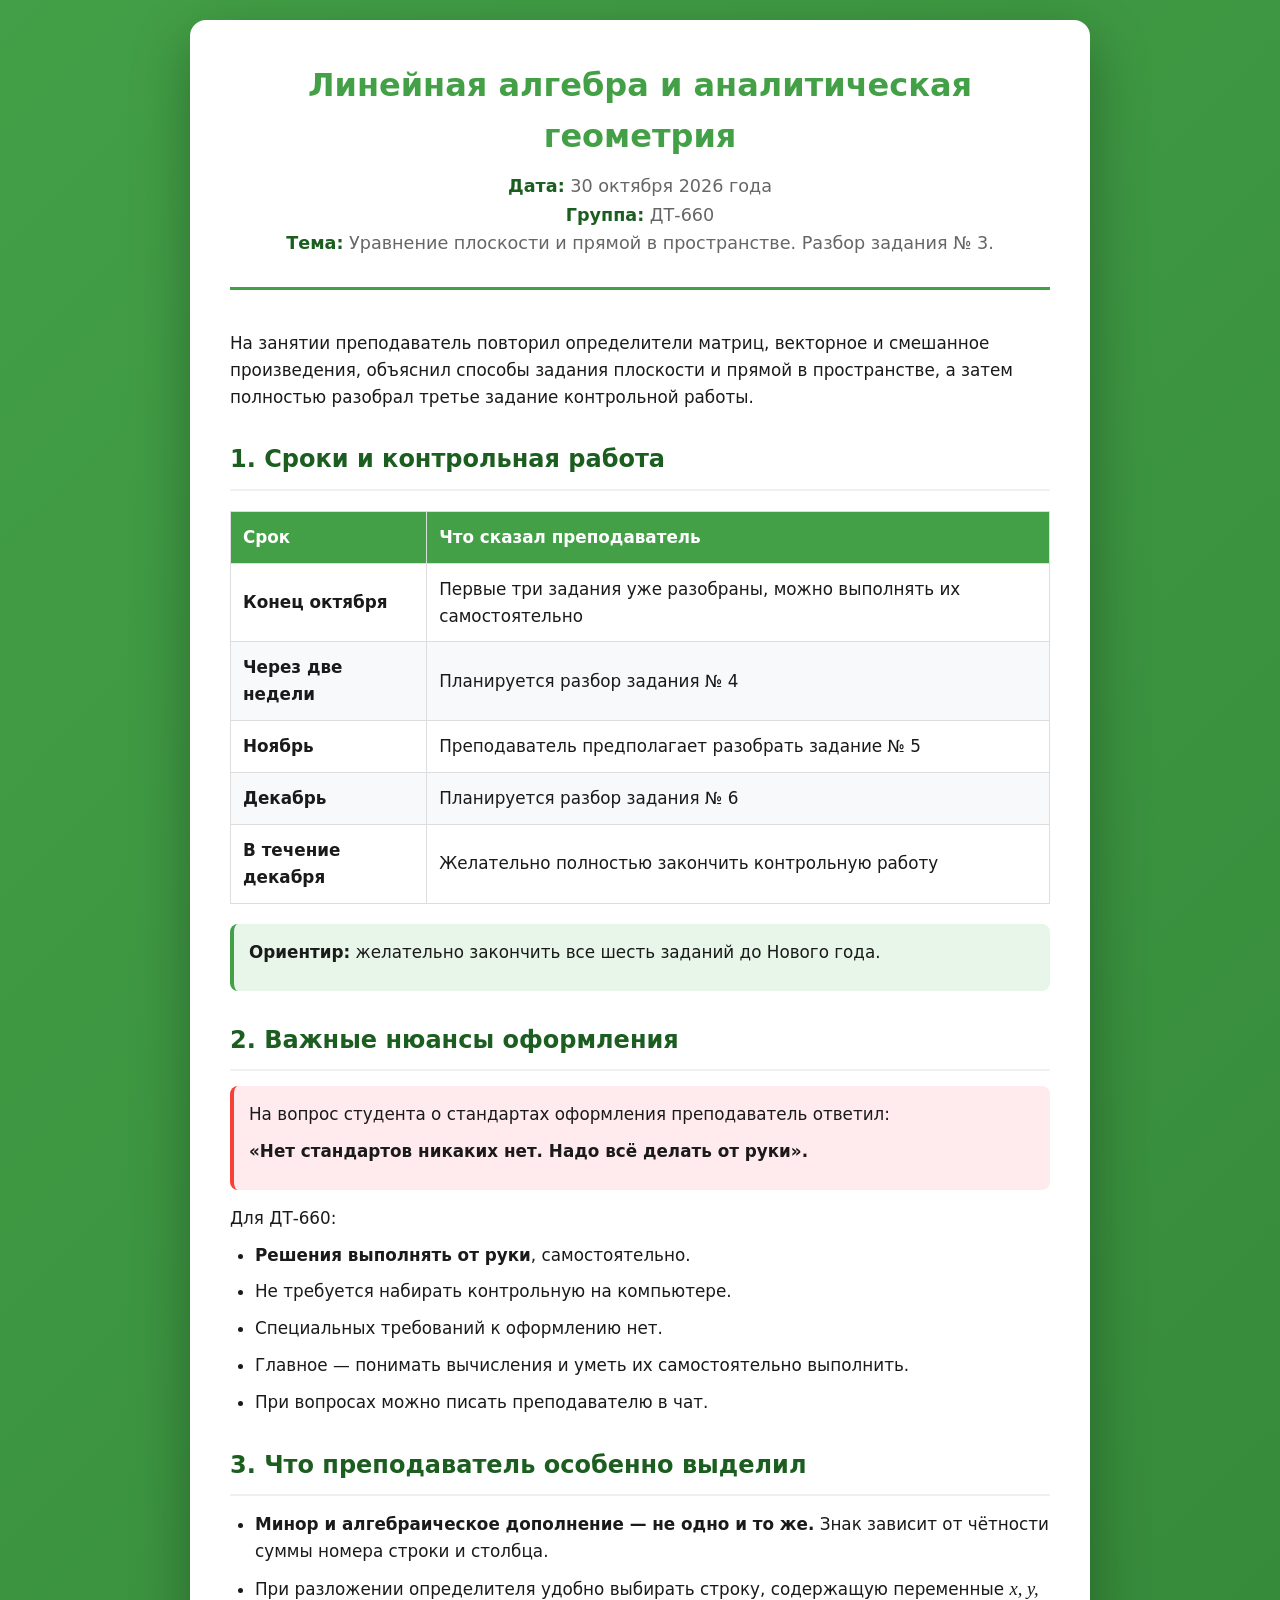
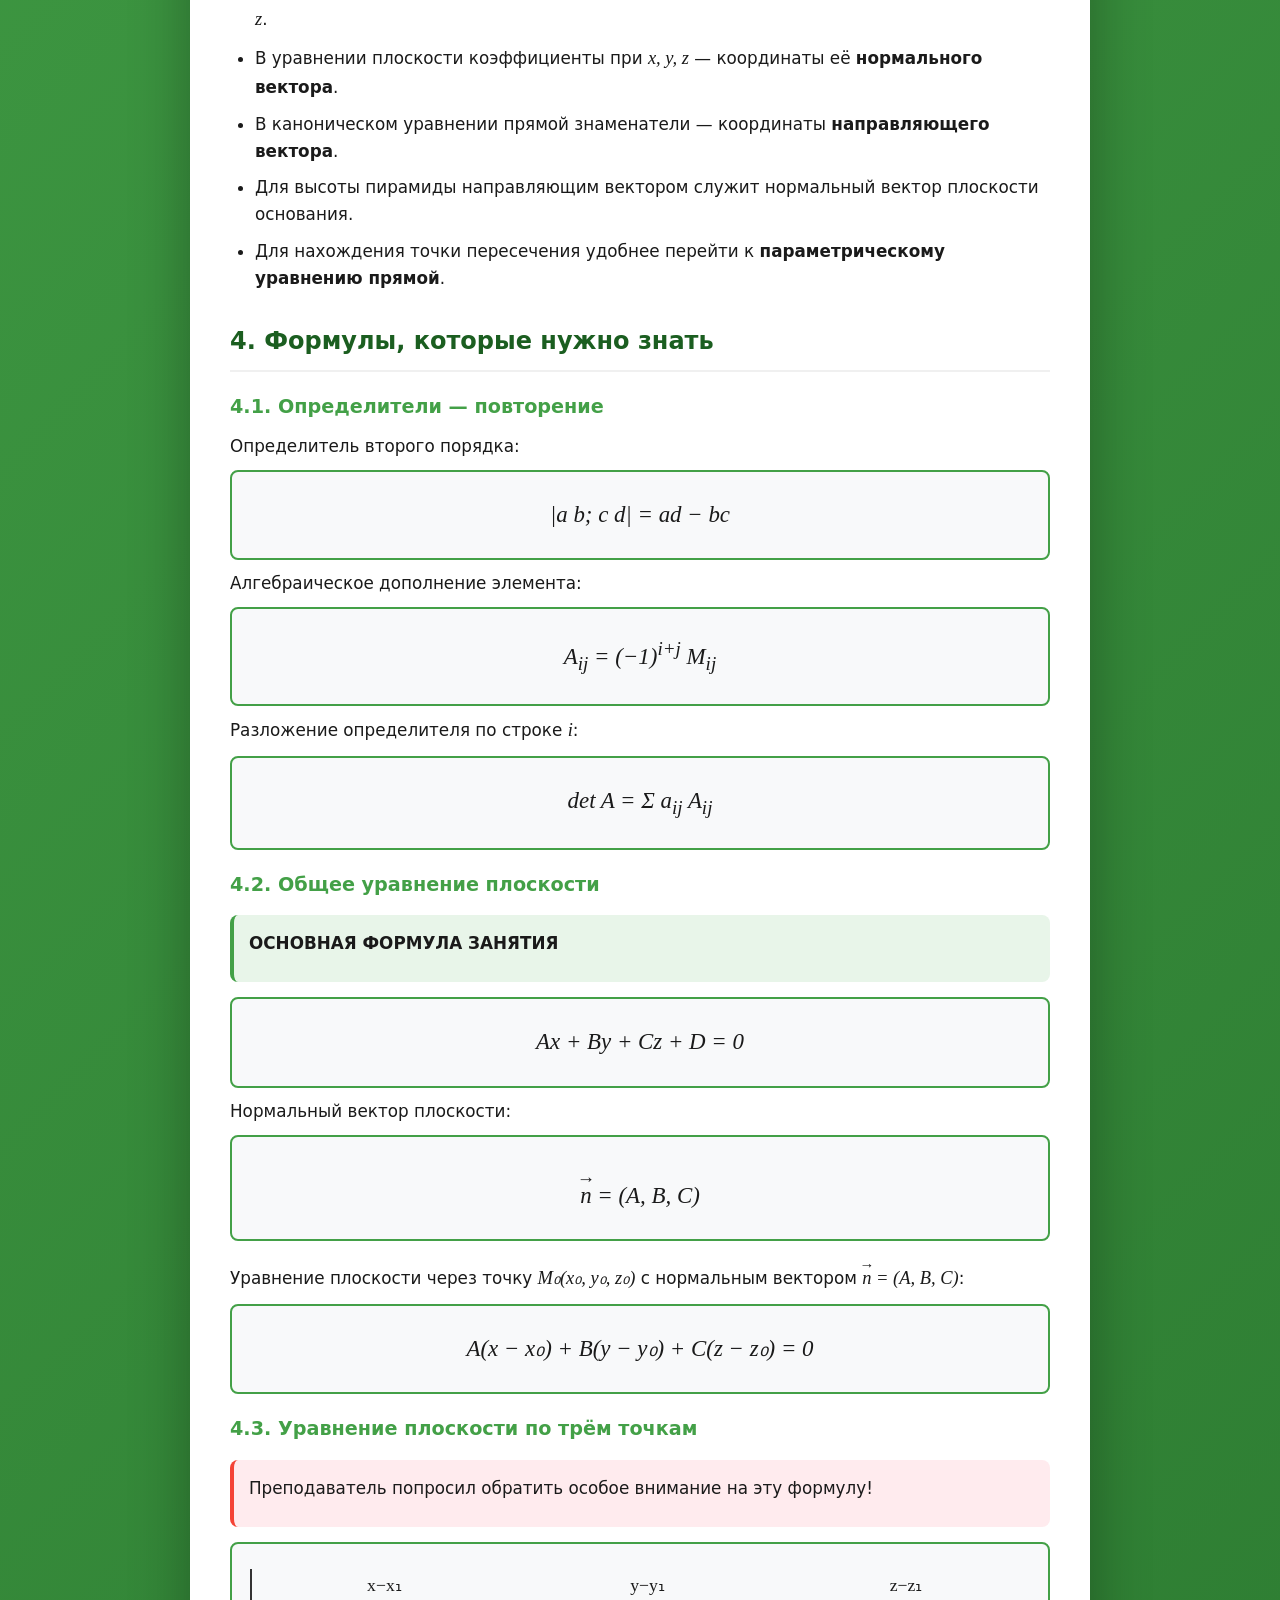
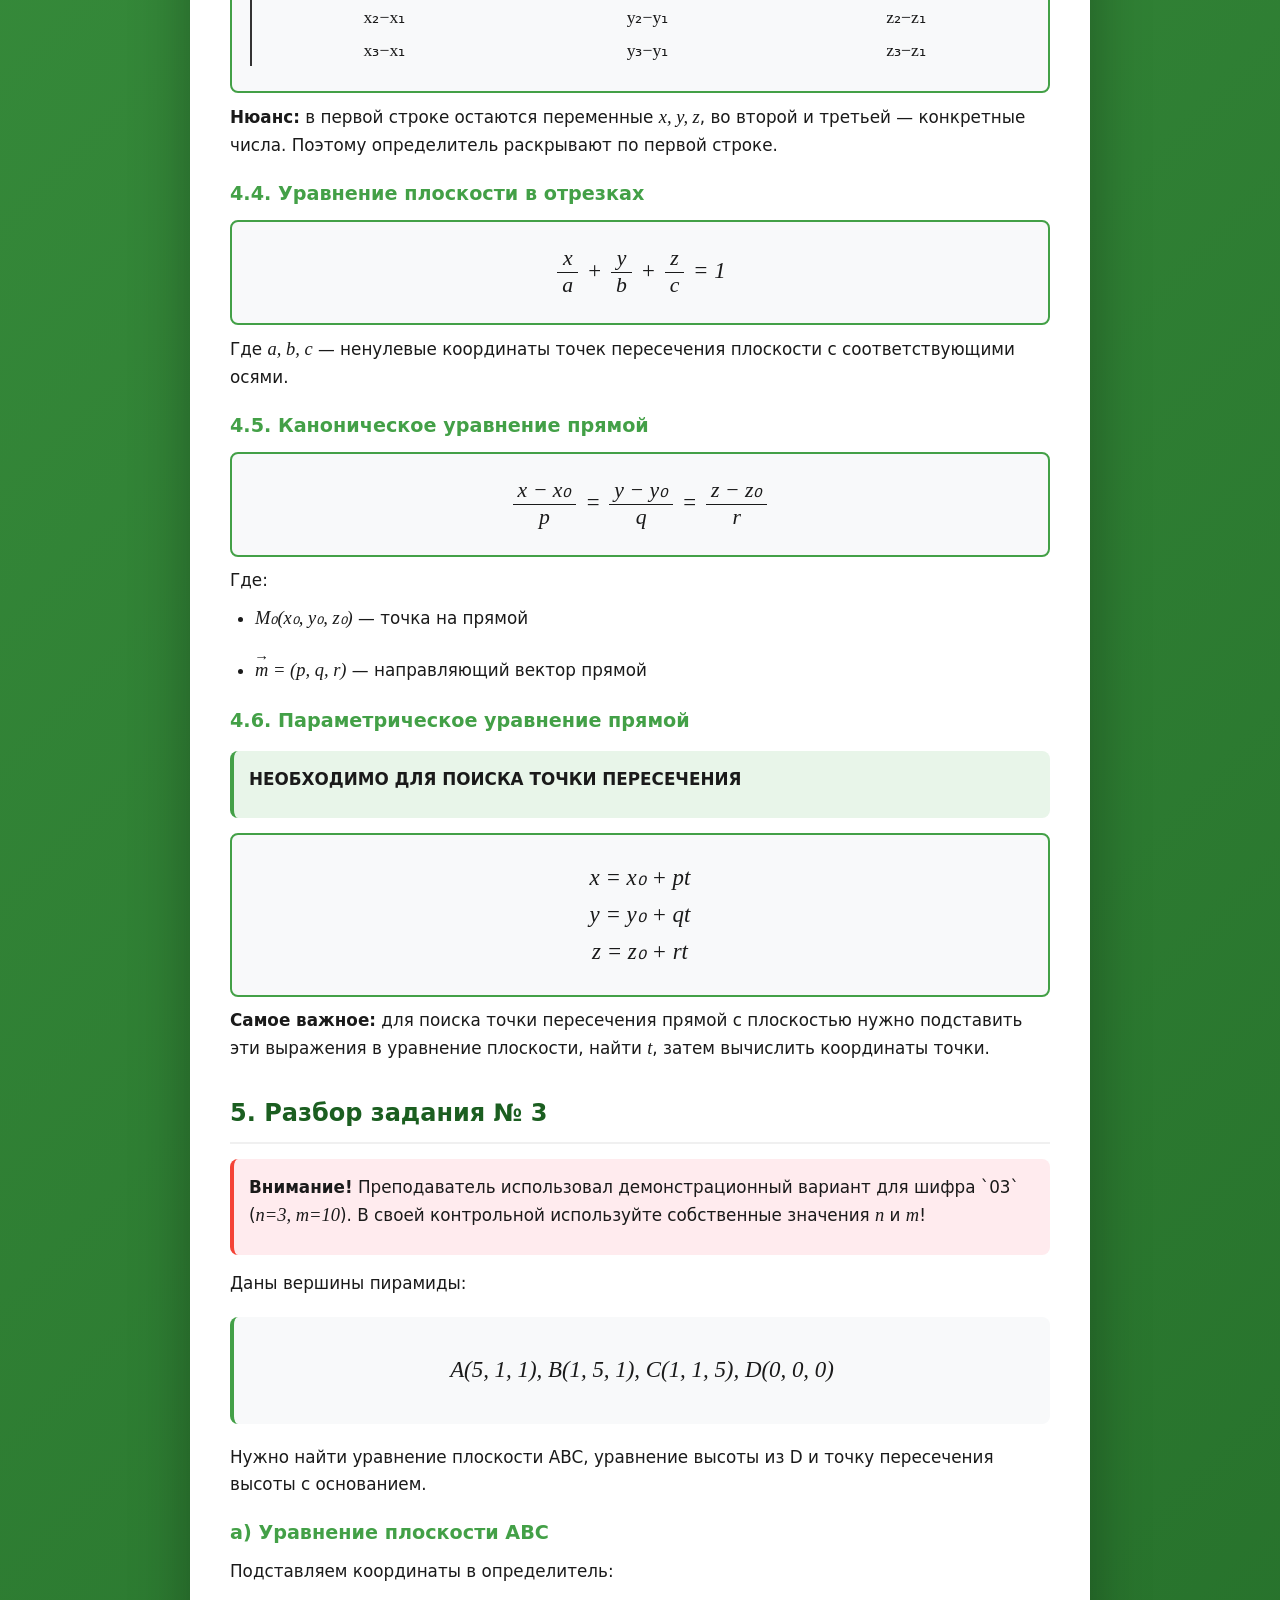
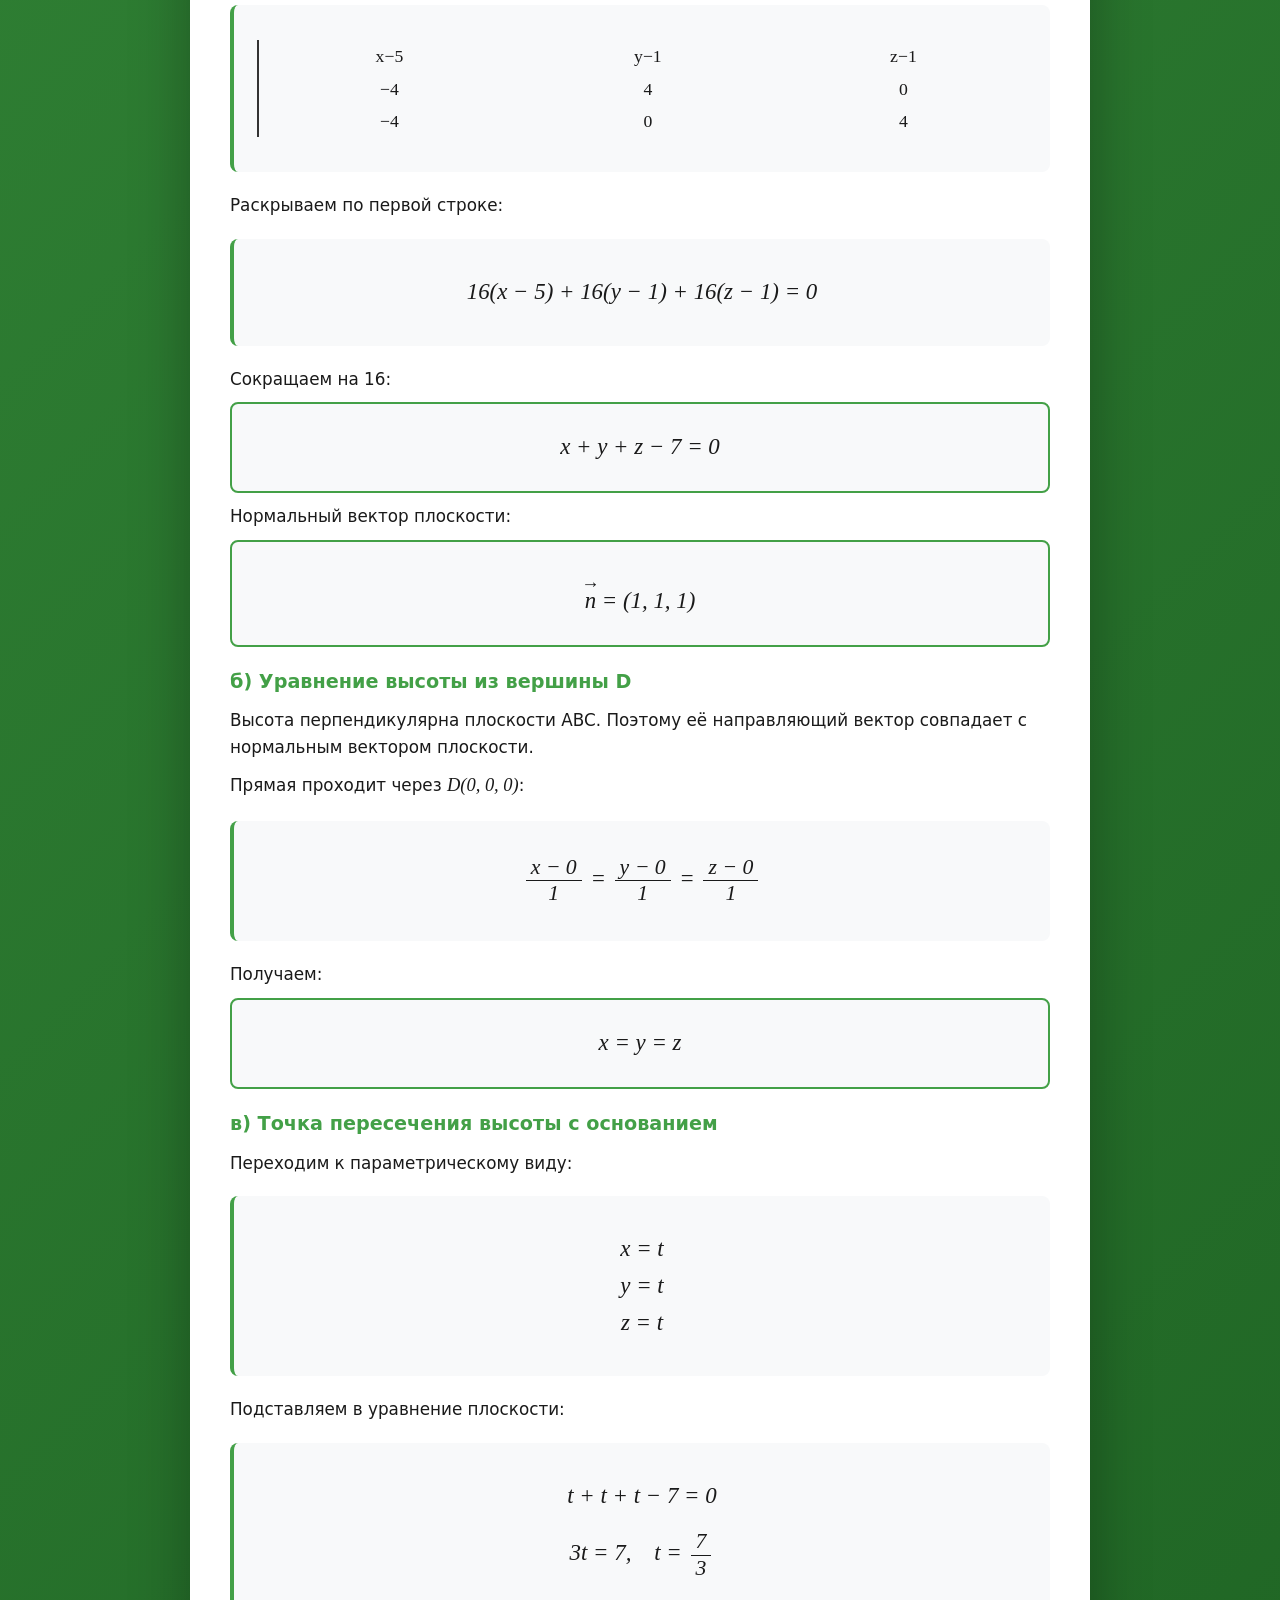
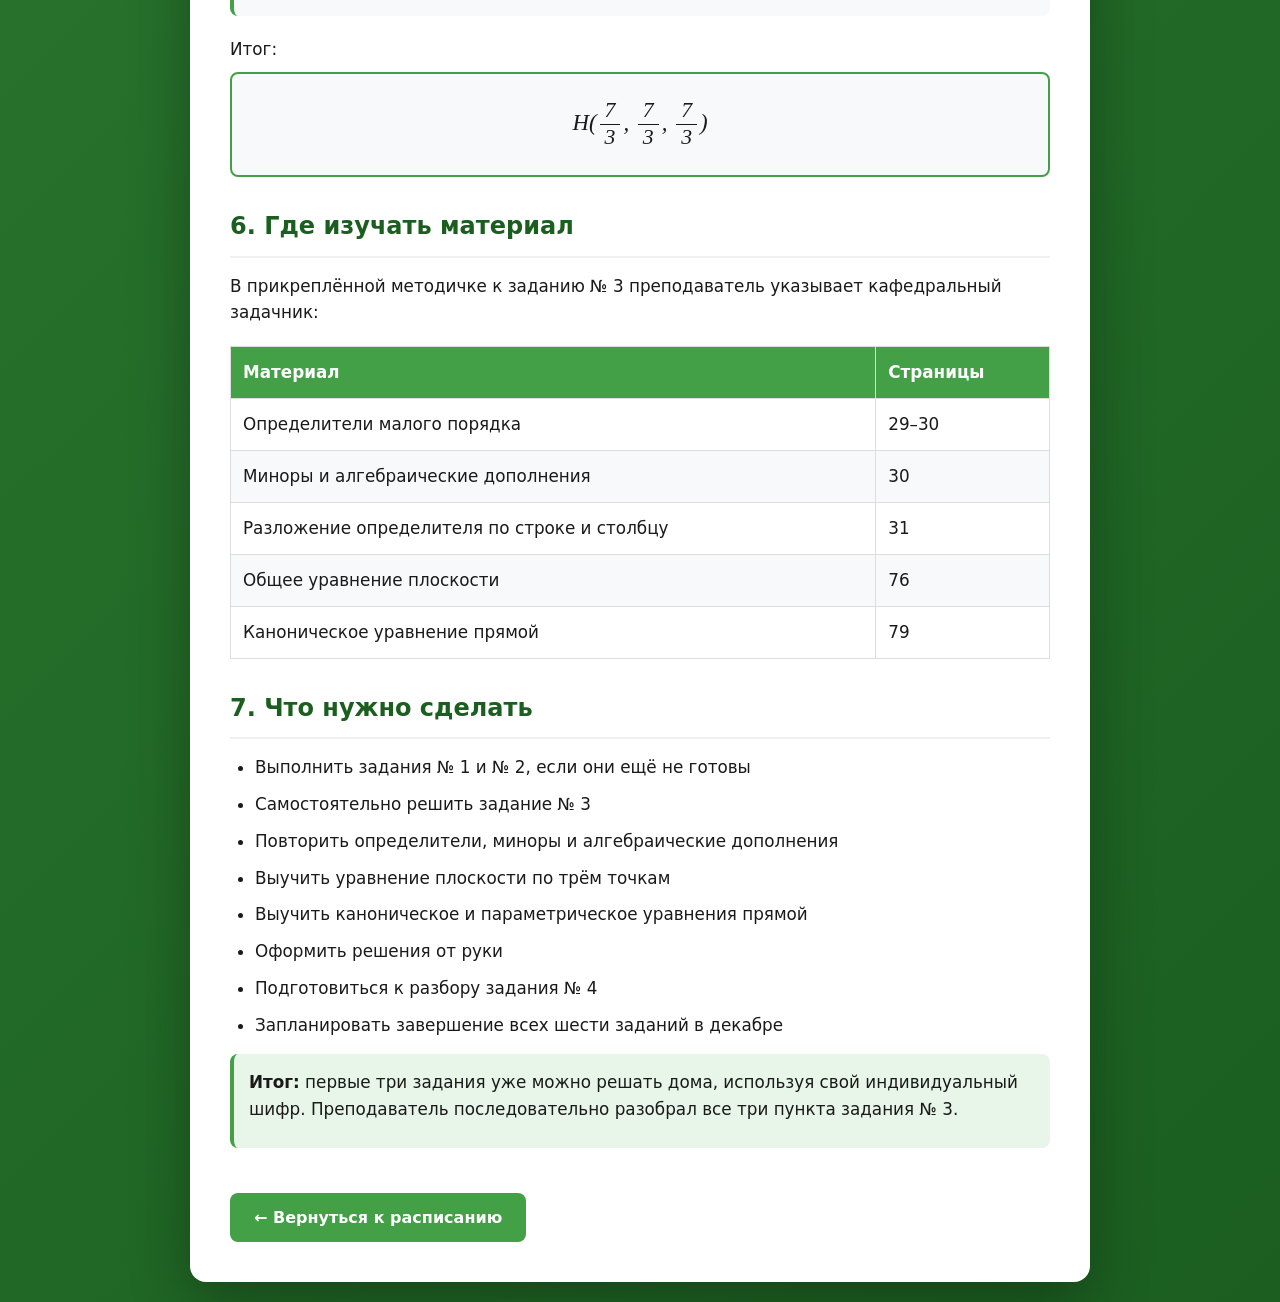
<file: lectures/la-30-10-2026.html>
<!DOCTYPE html>
<html lang="ru">
<head>
    <meta charset="UTF-8">
    <meta name="viewport" content="width=device-width, initial-scale=1.0">
    <title>ЛА — Плоскость и прямая (30.10.2026)</title>
    <style>
        * {
            margin: 0;
            padding: 0;
            box-sizing: border-box;
        }

        body {
            font-family: -apple-system, BlinkMacSystemFont, 'Segoe UI', system-ui, sans-serif;
            line-height: 1.6;
            color: #1a1a1a;
            background: linear-gradient(135deg, #43a047 0%, #1b5e20 100%);
            padding: 20px;
            min-height: 100vh;
        }

        .container {
            max-width: 900px;
            margin: 0 auto;
            background: white;
            border-radius: 16px;
            box-shadow: 0 20px 60px rgba(0, 0, 0, 0.3);
            padding: 40px;
        }

        .header {
            text-align: center;
            margin-bottom: 40px;
            padding-bottom: 30px;
            border-bottom: 3px solid #43a047;
        }

        h1 {
            font-size: 2em;
            color: #43a047;
            margin-bottom: 10px;
        }

        .meta {
            color: #666;
            font-size: 1.1em;
        }

        .meta strong {
            color: #1b5e20;
        }

        h2 {
            color: #1b5e20;
            font-size: 1.5em;
            margin-top: 30px;
            margin-bottom: 15px;
            padding-bottom: 10px;
            border-bottom: 2px solid #f0f0f0;
        }

        h3 {
            color: #43a047;
            font-size: 1.2em;
            margin-top: 20px;
            margin-bottom: 10px;
        }

        p, li {
            margin-bottom: 10px;
            font-size: 1.05em;
        }

        ul, ol {
            margin-left: 25px;
            margin-bottom: 15px;
        }

        table {
            width: 100%;
            border-collapse: collapse;
            margin: 20px 0;
            font-size: 1.05em;
        }

        th, td {
            border: 1px solid #ddd;
            padding: 12px;
            text-align: left;
        }

        th {
            background: #43a047;
            color: white;
            font-weight: 600;
        }

        tr:nth-child(even) {
            background: #f8f9fa;
        }

        .formula-box {
            background: #f8f9fa;
            border-left: 4px solid #43a047;
            padding: 20px;
            margin: 20px 0;
            border-radius: 8px;
            overflow-x: auto;
        }

        .formula {
            font-size: 1.3em;
            text-align: center;
            margin: 15px 0;
            font-family: 'Times New Roman', serif;
            white-space: nowrap;
            overflow: auto;
        }

        .example {
            background: #fff8e1;
            border-left: 4px solid #ffa726;
            padding: 15px;
            margin: 15px 0;
            border-radius: 8px;
        }

        .note {
            background: #e8f5e9;
            border-left: 4px solid #43a047;
            padding: 15px;
            margin: 15px 0;
            border-radius: 8px;
        }

        .warning {
            background: #ffebee;
            border-left: 4px solid #f44336;
            padding: 15px;
            margin: 15px 0;
            border-radius: 8px;
        }

        .back-link {
            display: inline-block;
            margin-top: 30px;
            padding: 12px 24px;
            background: #43a047;
            color: white;
            text-decoration: none;
            border-radius: 8px;
            font-weight: 600;
            transition: background 0.3s;
        }

        .back-link:hover {
            background: #1b5e20;
        }

        .math {
            font-family: 'Times New Roman', serif;
            font-style: italic;
            font-size: 1.1em;
        }

        .vector {
            position: relative;
            display: inline-block;
            font-style: italic;
            margin-top: 0.7em;
        }

        .vector::after {
            content: '→';
            position: absolute;
            top: -0.7em;
            left: 50%;
            transform: translateX(-50%);
            font-size: 0.8em;
            font-style: normal;
        }

        .limit {
            display: inline-flex;
            flex-direction: column;
            vertical-align: middle;
            text-align: center;
            margin: 0 3px;
        }

        .limit-top {
            font-size: 1em;
            line-height: 1;
        }

        .limit-bottom {
            font-size: 0.7em;
            line-height: 1;
            font-style: normal;
            margin-top: 2px;
        }

        .fraction {
            display: inline-flex;
            flex-direction: column;
            vertical-align: middle;
            text-align: center;
            margin: 0 3px;
            font-size: 0.95em;
        }

        .numerator {
            border-bottom: 1px solid currentColor;
            padding: 0 5px 1px 5px;
            display: block;
            line-height: 1.1;
        }

        .denominator {
            padding: 1px 5px 0 5px;
            display: block;
            line-height: 1.1;
        }

        .highlight {
            background: #ffeb3b;
            padding: 2px 6px;
            border-radius: 3px;
            font-weight: 600;
        }

        .boxed {
            border: 2px solid #43a047;
            padding: 10px 15px;
            margin: 10px 0;
            border-radius: 8px;
            background: #f8f9fa;
        }

        .matrix {
            display: inline-table;
            border-collapse: collapse;
            margin: 0 3px;
            font-size: 0.85em;
            vertical-align: middle;
            border-left: 2px solid #333;
            border-right: 2px solid #333;
        }

        .matrix td {
            padding: 2px 8px;
            text-align: center;
            border: none;
        }

        @media (max-width: 600px) {
            .container {
                padding: 20px;
            }

            h1 {
                font-size: 1.5em;
            }

            h2 {
                font-size: 1.3em;
            }
        }
    </style>
</head>
<body>
    <div class="container">
        <div class="header">
            <h1>Линейная алгебра и аналитическая геометрия</h1>
            <div class="meta">
                <strong>Дата:</strong> 30 октября 2026 года<br>
                <strong>Группа:</strong> ДТ-660<br>
                <strong>Тема:</strong> Уравнение плоскости и прямой в пространстве. Разбор задания № 3.
            </div>
        </div>

        <p>На занятии преподаватель повторил определители матриц, векторное и смешанное произведения, объяснил способы задания плоскости и прямой в пространстве, а затем полностью разобрал третье задание контрольной работы.</p>

        <h2>1. Сроки и контрольная работа</h2>

        <table>
            <thead>
                <tr>
                    <th>Срок</th>
                    <th>Что сказал преподаватель</th>
                </tr>
            </thead>
            <tbody>
                <tr>
                    <td><strong>Конец октября</strong></td>
                    <td>Первые три задания уже разобраны, можно выполнять их самостоятельно</td>
                </tr>
                <tr>
                    <td><strong>Через две недели</strong></td>
                    <td>Планируется разбор задания № 4</td>
                </tr>
                <tr>
                    <td><strong>Ноябрь</strong></td>
                    <td>Преподаватель предполагает разобрать задание № 5</td>
                </tr>
                <tr>
                    <td><strong>Декабрь</strong></td>
                    <td>Планируется разбор задания № 6</td>
                </tr>
                <tr>
                    <td><strong>В течение декабря</strong></td>
                    <td>Желательно полностью закончить контрольную работу</td>
                </tr>
            </tbody>
        </table>

        <div class="note">
            <p><strong>Ориентир:</strong> желательно закончить все шесть заданий до Нового года.</p>
        </div>

        <h2>2. Важные нюансы оформления</h2>

        <div class="warning">
            <p>На вопрос студента о стандартах оформления преподаватель ответил:</p>
            <blockquote>
                <p><strong>«Нет стандартов никаких нет. Надо всё делать от руки».</strong></p>
            </blockquote>
        </div>

        <p>Для ДТ-660:</p>
        <ul>
            <li><strong>Решения выполнять от руки</strong>, самостоятельно.</li>
            <li>Не требуется набирать контрольную на компьютере.</li>
            <li>Специальных требований к оформлению нет.</li>
            <li>Главное — понимать вычисления и уметь их самостоятельно выполнить.</li>
            <li>При вопросах можно писать преподавателю в чат.</li>
        </ul>

        <h2>3. Что преподаватель особенно выделил</h2>

        <ul>
            <li><strong>Минор и алгебраическое дополнение — не одно и то же.</strong> Знак зависит от чётности суммы номера строки и столбца.</li>
            <li>При разложении определителя удобно выбирать строку, содержащую переменные <span class="math">x, y, z</span>.</li>
            <li>В уравнении плоскости коэффициенты при <span class="math">x, y, z</span> — координаты её <strong>нормального вектора</strong>.</li>
            <li>В каноническом уравнении прямой знаменатели — координаты <strong>направляющего вектора</strong>.</li>
            <li>Для высоты пирамиды направляющим вектором служит нормальный вектор плоскости основания.</li>
            <li>Для нахождения точки пересечения удобнее перейти к <strong>параметрическому уравнению прямой</strong>.</li>
        </ul>

        <h2>4. Формулы, которые нужно знать</h2>

        <h3>4.1. Определители — повторение</h3>

        <p>Определитель второго порядка:</p>
        <div class="boxed">
            <div class="formula">
                <span class="math">|a b; c d| = ad − bc</span>
            </div>
        </div>

        <p>Алгебраическое дополнение элемента:</p>
        <div class="boxed">
            <div class="formula">
                <span class="math">A<sub>ij</sub> = (−1)<sup>i+j</sup> M<sub>ij</sub></span>
            </div>
        </div>

        <p>Разложение определителя по строке <span class="math">i</span>:</p>
        <div class="boxed">
            <div class="formula">
                <span class="math">det A = Σ a<sub>ij</sub> A<sub>ij</sub></span>
            </div>
        </div>

        <h3>4.2. Общее уравнение плоскости</h3>

        <div class="note">
            <p><strong>ОСНОВНАЯ ФОРМУЛА ЗАНЯТИЯ</strong></p>
        </div>

        <div class="boxed">
            <div class="formula">
                <span class="math">Ax + By + Cz + D = 0</span>
            </div>
        </div>

        <p>Нормальный вектор плоскости:</p>
        <div class="boxed">
            <div class="formula">
                <span class="math"><span class="vector">n</span> = (A, B, C)</span>
            </div>
        </div>

        <p>Уравнение плоскости через точку <span class="math">M₀(x₀, y₀, z₀)</span> с нормальным вектором <span class="math"><span class="vector">n</span> = (A, B, C)</span>:</p>
        <div class="boxed">
            <div class="formula">
                <span class="math">A(x − x₀) + B(y − y₀) + C(z − z₀) = 0</span>
            </div>
        </div>

        <h3>4.3. Уравнение плоскости по трём точкам</h3>

        <div class="warning">
            <p>Преподаватель попросил обратить особое внимание на эту формулу!</p>
        </div>

        <div class="boxed">
            <div class="formula">
                <table class="matrix"><tr><td>x−x₁</td><td>y−y₁</td><td>z−z₁</td></tr>
                    <tr><td>x₂−x₁</td><td>y₂−y₁</td><td>z₂−z₁</td></tr>
                    <tr><td>x₃−x₁</td><td>y₃−y₁</td><td>z₃−z₁</td></tr></table>
                <span class="math"> = 0</span>
            </div>
        </div>

        <p><strong>Нюанс:</strong> в первой строке остаются переменные <span class="math">x, y, z</span>, во второй и третьей — конкретные числа. Поэтому определитель раскрывают по первой строке.</p>

        <h3>4.4. Уравнение плоскости в отрезках</h3>

        <div class="boxed">
            <div class="formula">
                <span class="math">
                    <span class="fraction">
                        <span class="numerator">x</span>
                        <span class="denominator">a</span>
                    </span> + <span class="fraction">
                        <span class="numerator">y</span>
                        <span class="denominator">b</span>
                    </span> + <span class="fraction">
                        <span class="numerator">z</span>
                        <span class="denominator">c</span>
                    </span> = 1
                </span>
            </div>
        </div>

        <p>Где <span class="math">a, b, c</span> — ненулевые координаты точек пересечения плоскости с соответствующими осями.</p>

        <h3>4.5. Каноническое уравнение прямой</h3>

        <div class="boxed">
            <div class="formula">
                <span class="math">
                    <span class="fraction">
                        <span class="numerator">x − x₀</span>
                        <span class="denominator">p</span>
                    </span> = <span class="fraction">
                        <span class="numerator">y − y₀</span>
                        <span class="denominator">q</span>
                    </span> = <span class="fraction">
                        <span class="numerator">z − z₀</span>
                        <span class="denominator">r</span>
                    </span>
                </span>
            </div>
        </div>

        <p>Где:</p>
        <ul>
            <li><span class="math">M₀(x₀, y₀, z₀)</span> — точка на прямой</li>
            <li><span class="math"><span class="vector">m</span> = (p, q, r)</span> — направляющий вектор прямой</li>
        </ul>

        <h3>4.6. Параметрическое уравнение прямой</h3>

        <div class="note">
            <p><strong>НЕОБХОДИМО ДЛЯ ПОИСКА ТОЧКИ ПЕРЕСЕЧЕНИЯ</strong></p>
        </div>

        <div class="boxed">
            <div class="formula">
                <span class="math">
                    x = x₀ + pt<br>
                    y = y₀ + qt<br>
                    z = z₀ + rt
                </span>
            </div>
        </div>

        <p><strong>Самое важное:</strong> для поиска точки пересечения прямой с плоскостью нужно подставить эти выражения в уравнение плоскости, найти <span class="math">t</span>, затем вычислить координаты точки.</p>

        <h2>5. Разбор задания № 3</h2>

        <div class="warning">
            <p><strong>Внимание!</strong> Преподаватель использовал демонстрационный вариант для шифра `03` (<span class="math">n=3, m=10</span>). В своей контрольной используйте собственные значения <span class="math">n</span> и <span class="math">m</span>!</p>
        </div>

        <p>Даны вершины пирамиды:</p>
        <div class="formula-box">
            <div class="formula">
                <span class="math">A(5, 1, 1), B(1, 5, 1), C(1, 1, 5), D(0, 0, 0)</span>
            </div>
        </div>

        <p>Нужно найти уравнение плоскости ABC, уравнение высоты из D и точку пересечения высоты с основанием.</p>

        <h3>а) Уравнение плоскости ABC</h3>

        <p>Подставляем координаты в определитель:</p>
        <div class="formula-box">
            <div class="formula">
                <table class="matrix"><tr><td>x−5</td><td>y−1</td><td>z−1</td></tr>
                    <tr><td>−4</td><td>4</td><td>0</td></tr>
                    <tr><td>−4</td><td>0</td><td>4</td></tr></table>
                <span class="math"> = 0</span>
            </div>
        </div>

        <p>Раскрываем по первой строке:</p>
        <div class="formula-box">
            <div class="formula">
                <span class="math">16(x − 5) + 16(y − 1) + 16(z − 1) = 0</span>
            </div>
        </div>

        <p>Сокращаем на 16:</p>
        <div class="boxed">
            <div class="formula">
                <span class="math">x + y + z − 7 = 0</span>
            </div>
        </div>

        <p>Нормальный вектор плоскости:</p>
        <div class="boxed">
            <div class="formula">
                <span class="math"><span class="vector">n</span> = (1, 1, 1)</span>
            </div>
        </div>

        <h3>б) Уравнение высоты из вершины D</h3>

        <p>Высота перпендикулярна плоскости ABC. Поэтому её направляющий вектор совпадает с нормальным вектором плоскости.</p>

        <p>Прямая проходит через <span class="math">D(0, 0, 0)</span>:</p>
        <div class="formula-box">
            <div class="formula">
                <span class="math">
                    <span class="fraction">
                        <span class="numerator">x − 0</span>
                        <span class="denominator">1</span>
                    </span> = <span class="fraction">
                        <span class="numerator">y − 0</span>
                        <span class="denominator">1</span>
                    </span> = <span class="fraction">
                        <span class="numerator">z − 0</span>
                        <span class="denominator">1</span>
                    </span>
                </span>
            </div>
        </div>

        <p>Получаем:</p>
        <div class="boxed">
            <div class="formula">
                <span class="math">x = y = z</span>
            </div>
        </div>

        <h3>в) Точка пересечения высоты с основанием</h3>

        <p>Переходим к параметрическому виду:</p>
        <div class="formula-box">
            <div class="formula">
                <span class="math">
                    x = t<br>
                    y = t<br>
                    z = t
                </span>
            </div>
        </div>

        <p>Подставляем в уравнение плоскости:</p>
        <div class="formula-box">
            <div class="formula">
                <span class="math">t + t + t − 7 = 0</span>
            </div>
            <div class="formula">
                <span class="math">
                    3t = 7, &nbsp;&nbsp; t = <span class="fraction">
                        <span class="numerator">7</span>
                        <span class="denominator">3</span>
                    </span>
                </span>
            </div>
        </div>

        <p>Итог:</p>
        <div class="boxed">
            <div class="formula">
                <span class="math">
                    H(<span class="fraction">
                        <span class="numerator">7</span>
                        <span class="denominator">3</span>
                    </span>, <span class="fraction">
                        <span class="numerator">7</span>
                        <span class="denominator">3</span>
                    </span>, <span class="fraction">
                        <span class="numerator">7</span>
                        <span class="denominator">3</span>
                    </span>)
                </span>
            </div>
        </div>

        <h2>6. Где изучать материал</h2>

        <p>В прикреплённой методичке к заданию № 3 преподаватель указывает кафедральный задачник:</p>

        <table>
            <thead>
                <tr>
                    <th>Материал</th>
                    <th>Страницы</th>
                </tr>
            </thead>
            <tbody>
                <tr>
                    <td>Определители малого порядка</td>
                    <td>29–30</td>
                </tr>
                <tr>
                    <td>Миноры и алгебраические дополнения</td>
                    <td>30</td>
                </tr>
                <tr>
                    <td>Разложение определителя по строке и столбцу</td>
                    <td>31</td>
                </tr>
                <tr>
                    <td>Общее уравнение плоскости</td>
                    <td>76</td>
                </tr>
                <tr>
                    <td>Каноническое уравнение прямой</td>
                    <td>79</td>
                </tr>
            </tbody>
        </table>

        <h2>7. Что нужно сделать</h2>

        <ul>
            <li>Выполнить задания № 1 и № 2, если они ещё не готовы</li>
            <li>Самостоятельно решить задание № 3</li>
            <li>Повторить определители, миноры и алгебраические дополнения</li>
            <li>Выучить уравнение плоскости по трём точкам</li>
            <li>Выучить каноническое и параметрическое уравнения прямой</li>
            <li>Оформить решения от руки</li>
            <li>Подготовиться к разбору задания № 4</li>
            <li>Запланировать завершение всех шести заданий в декабре</li>
        </ul>

        <div class="note">
            <p><strong>Итог:</strong> первые три задания уже можно решать дома, используя свой индивидуальный шифр. Преподаватель последовательно разобрал все три пункта задания № 3.</p>
        </div>

        <a href="../index.html" class="back-link">← Вернуться к расписанию</a>
    </div>
</body>
</html>
</file>
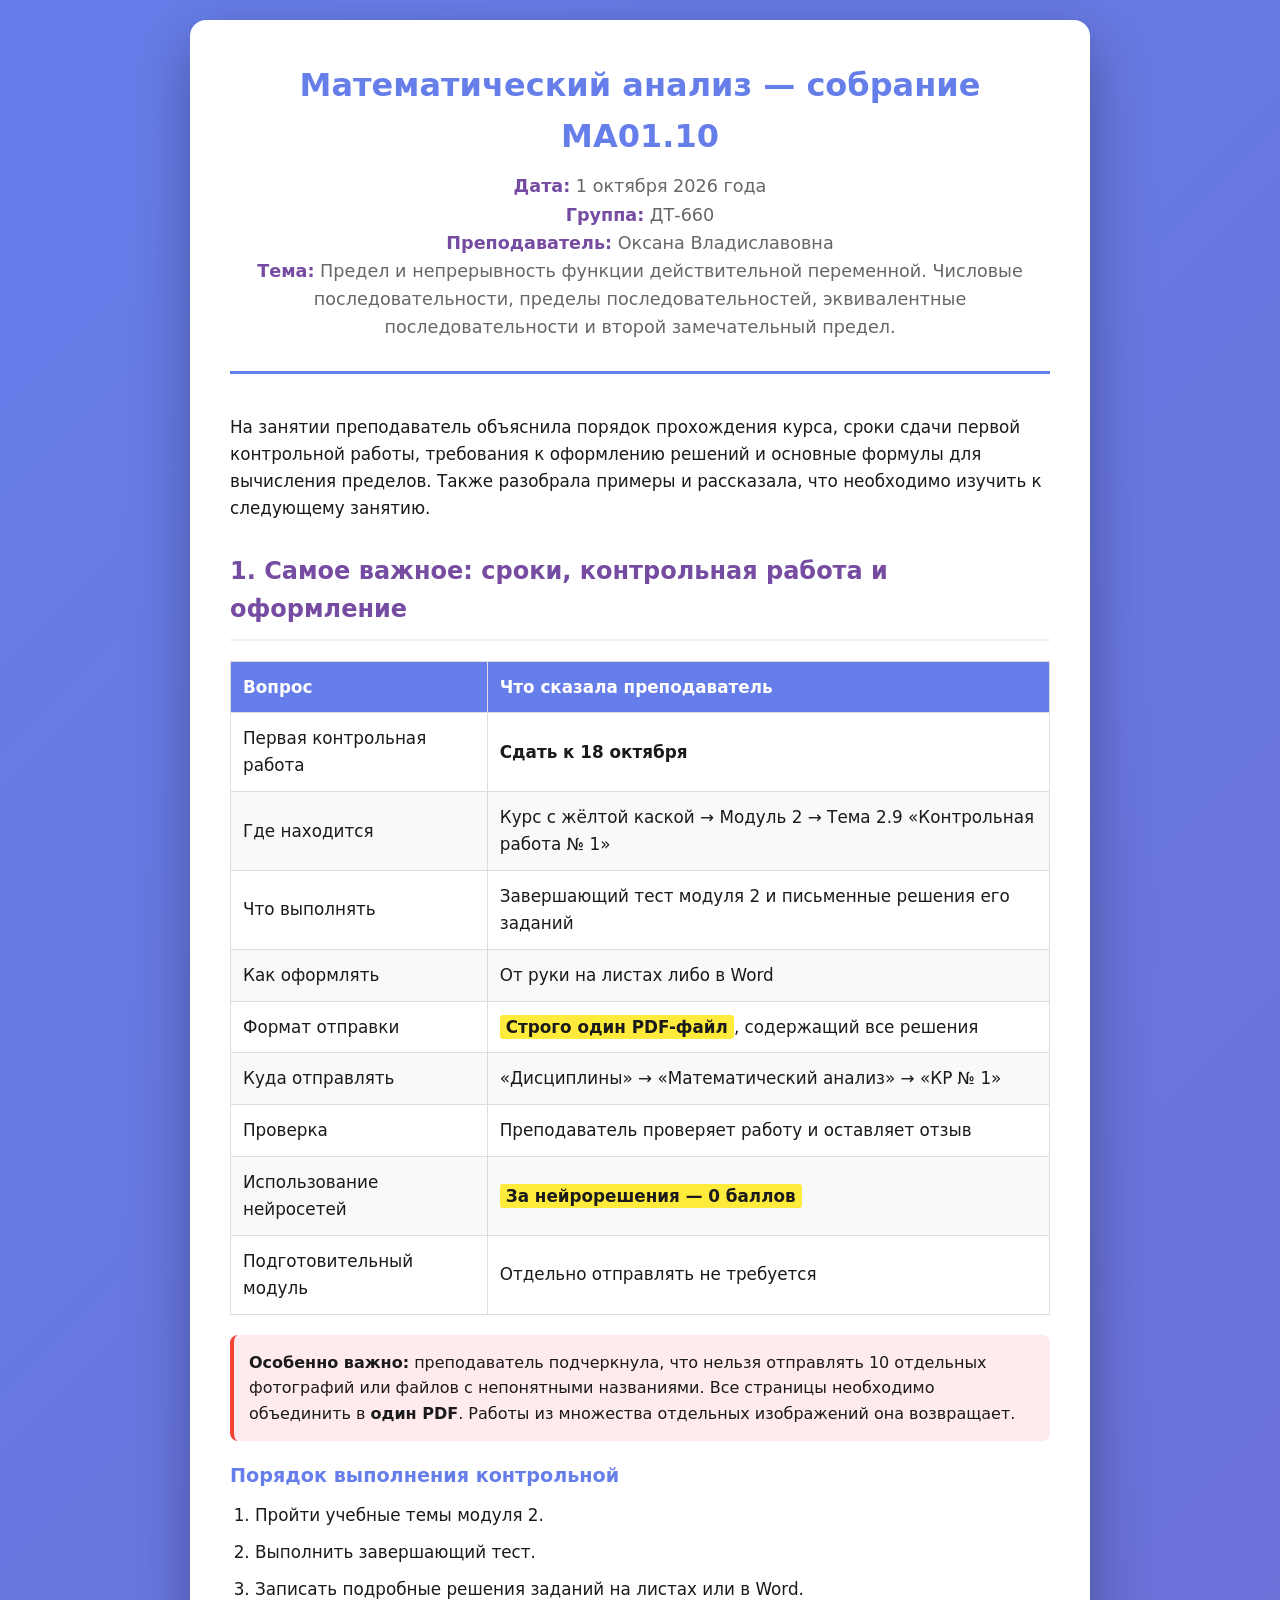
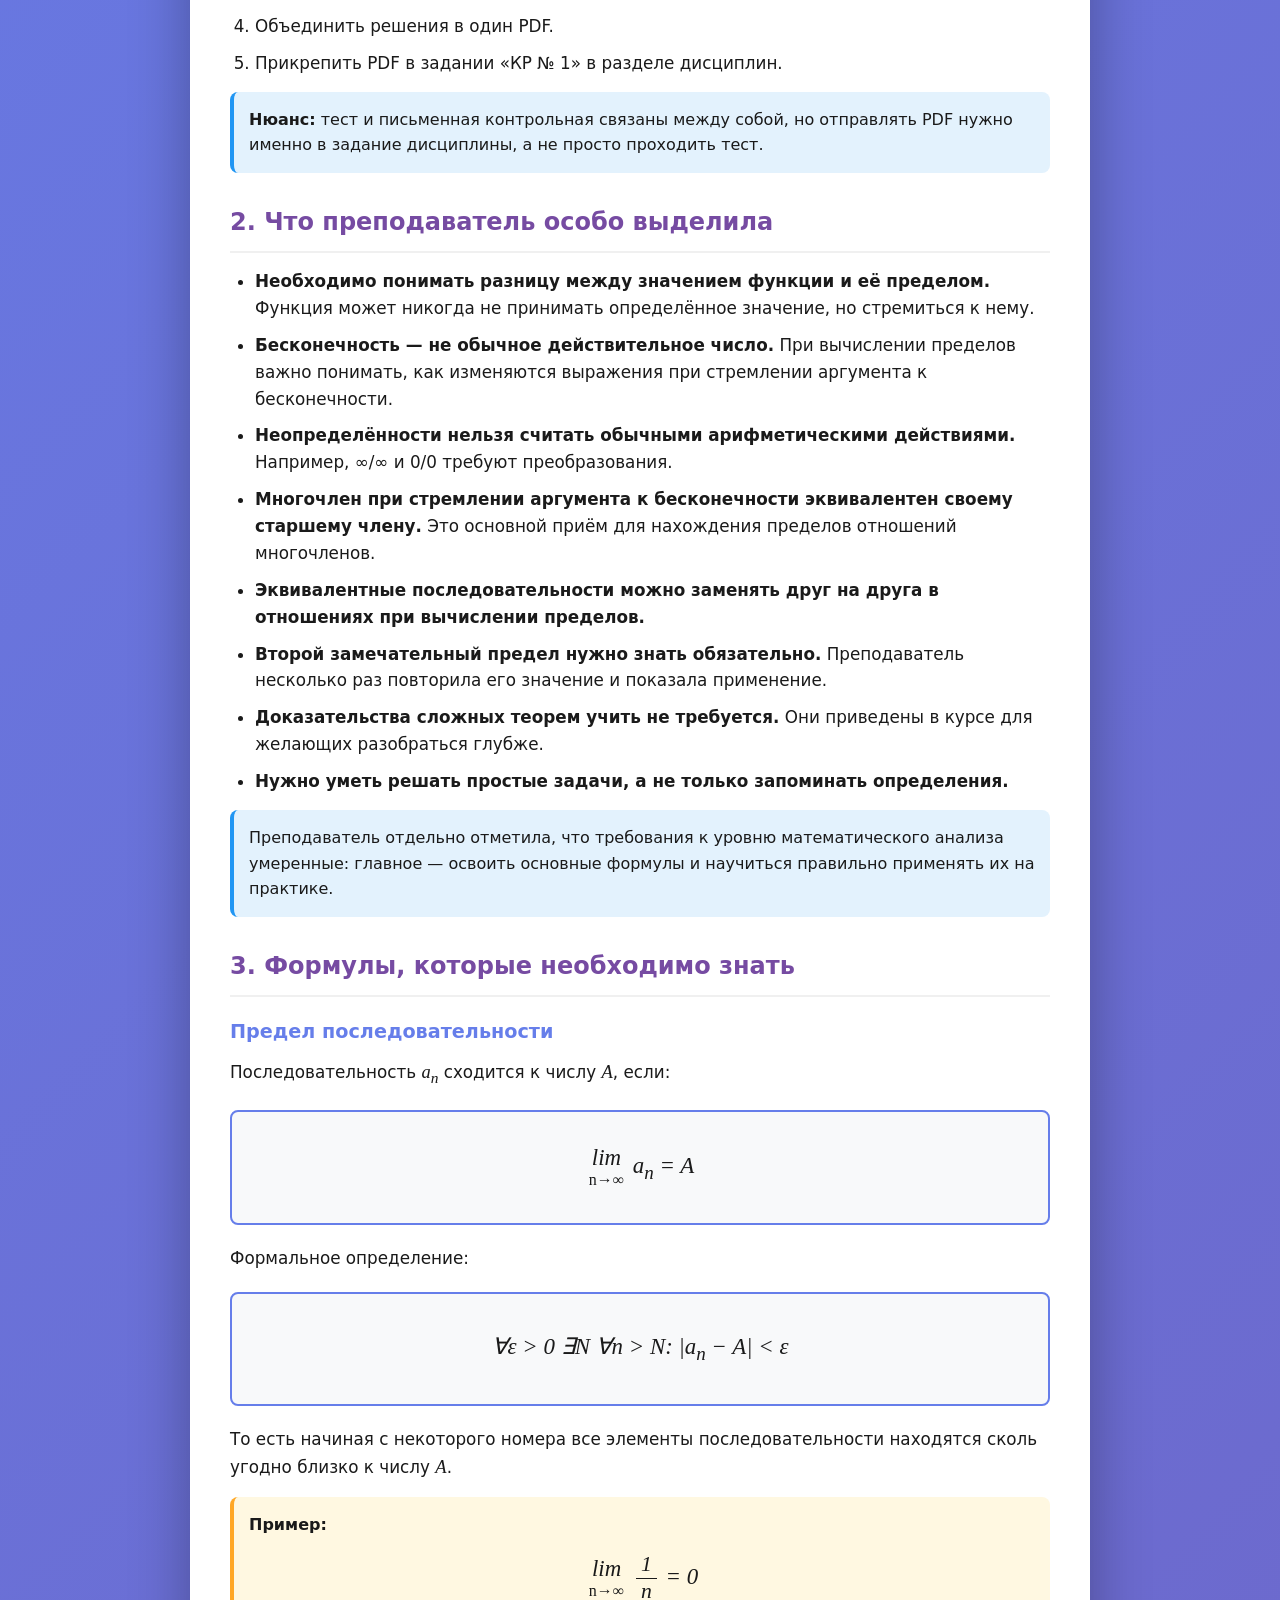
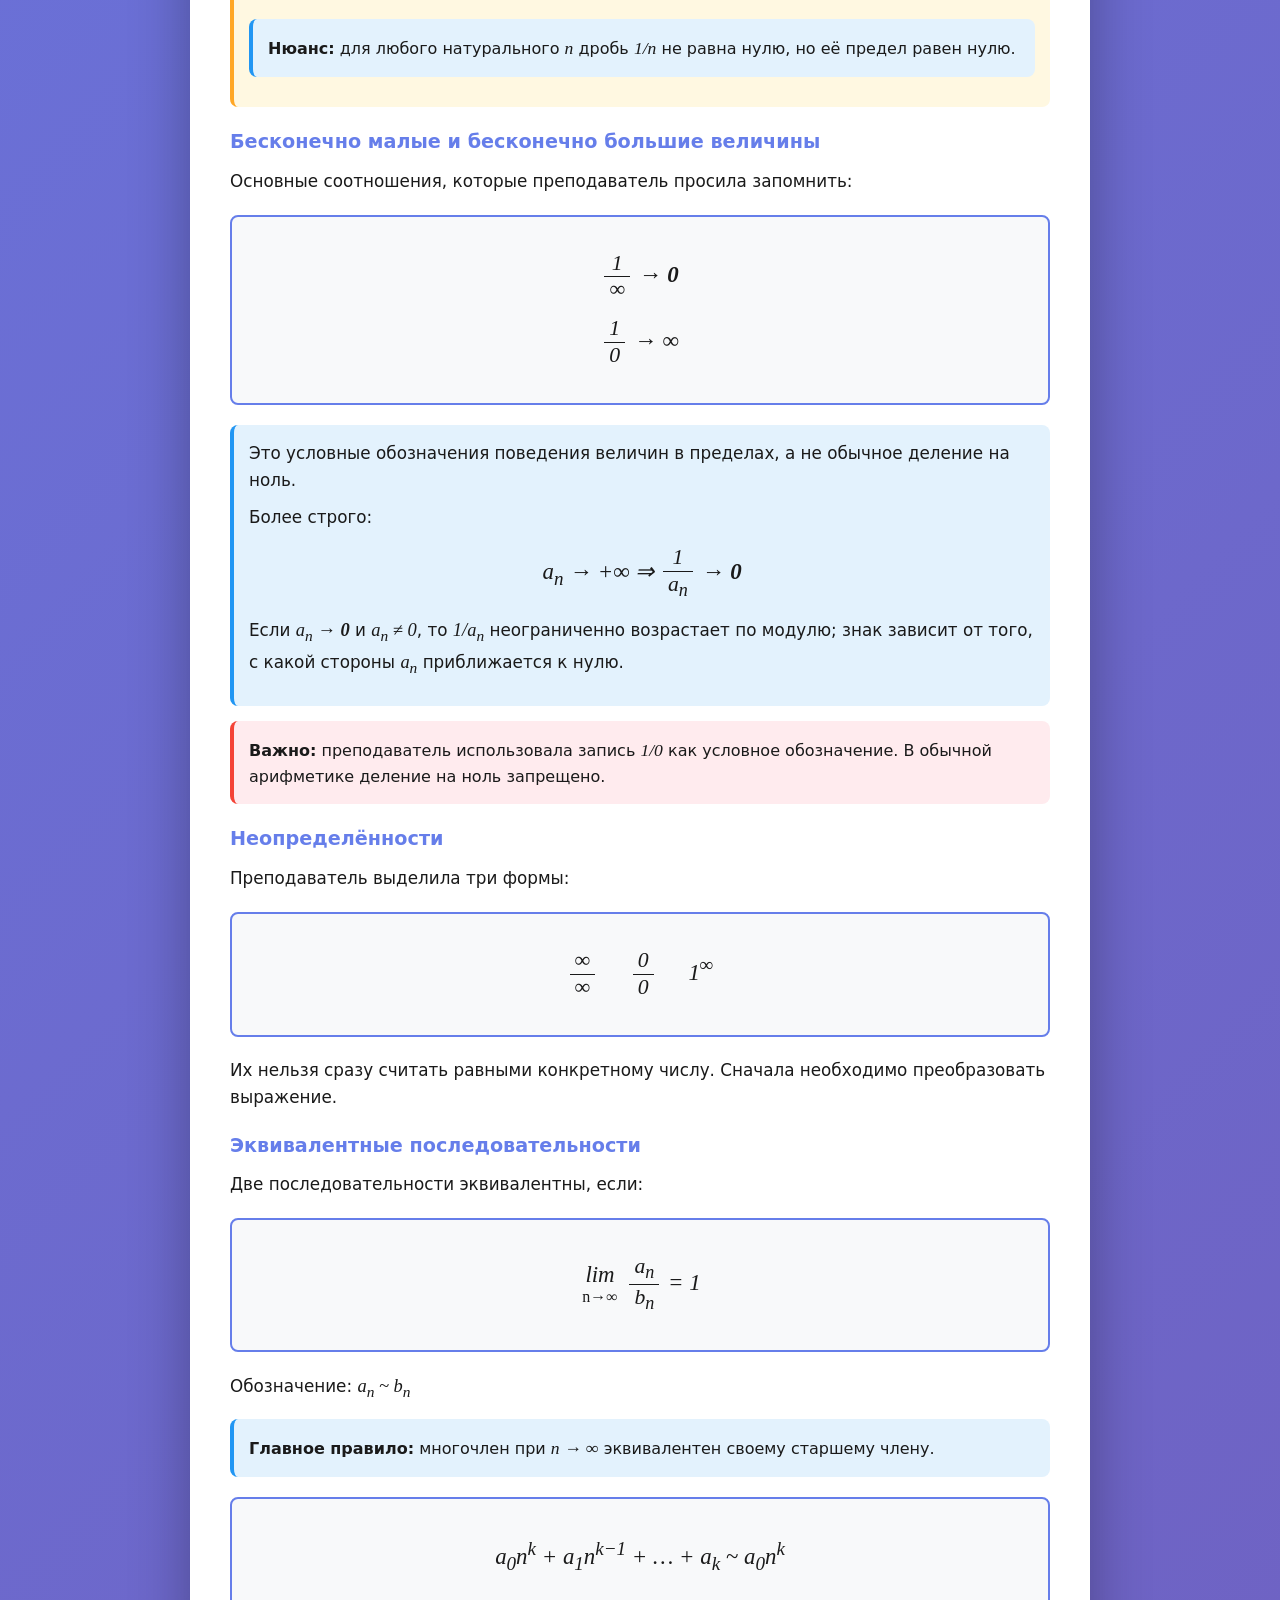
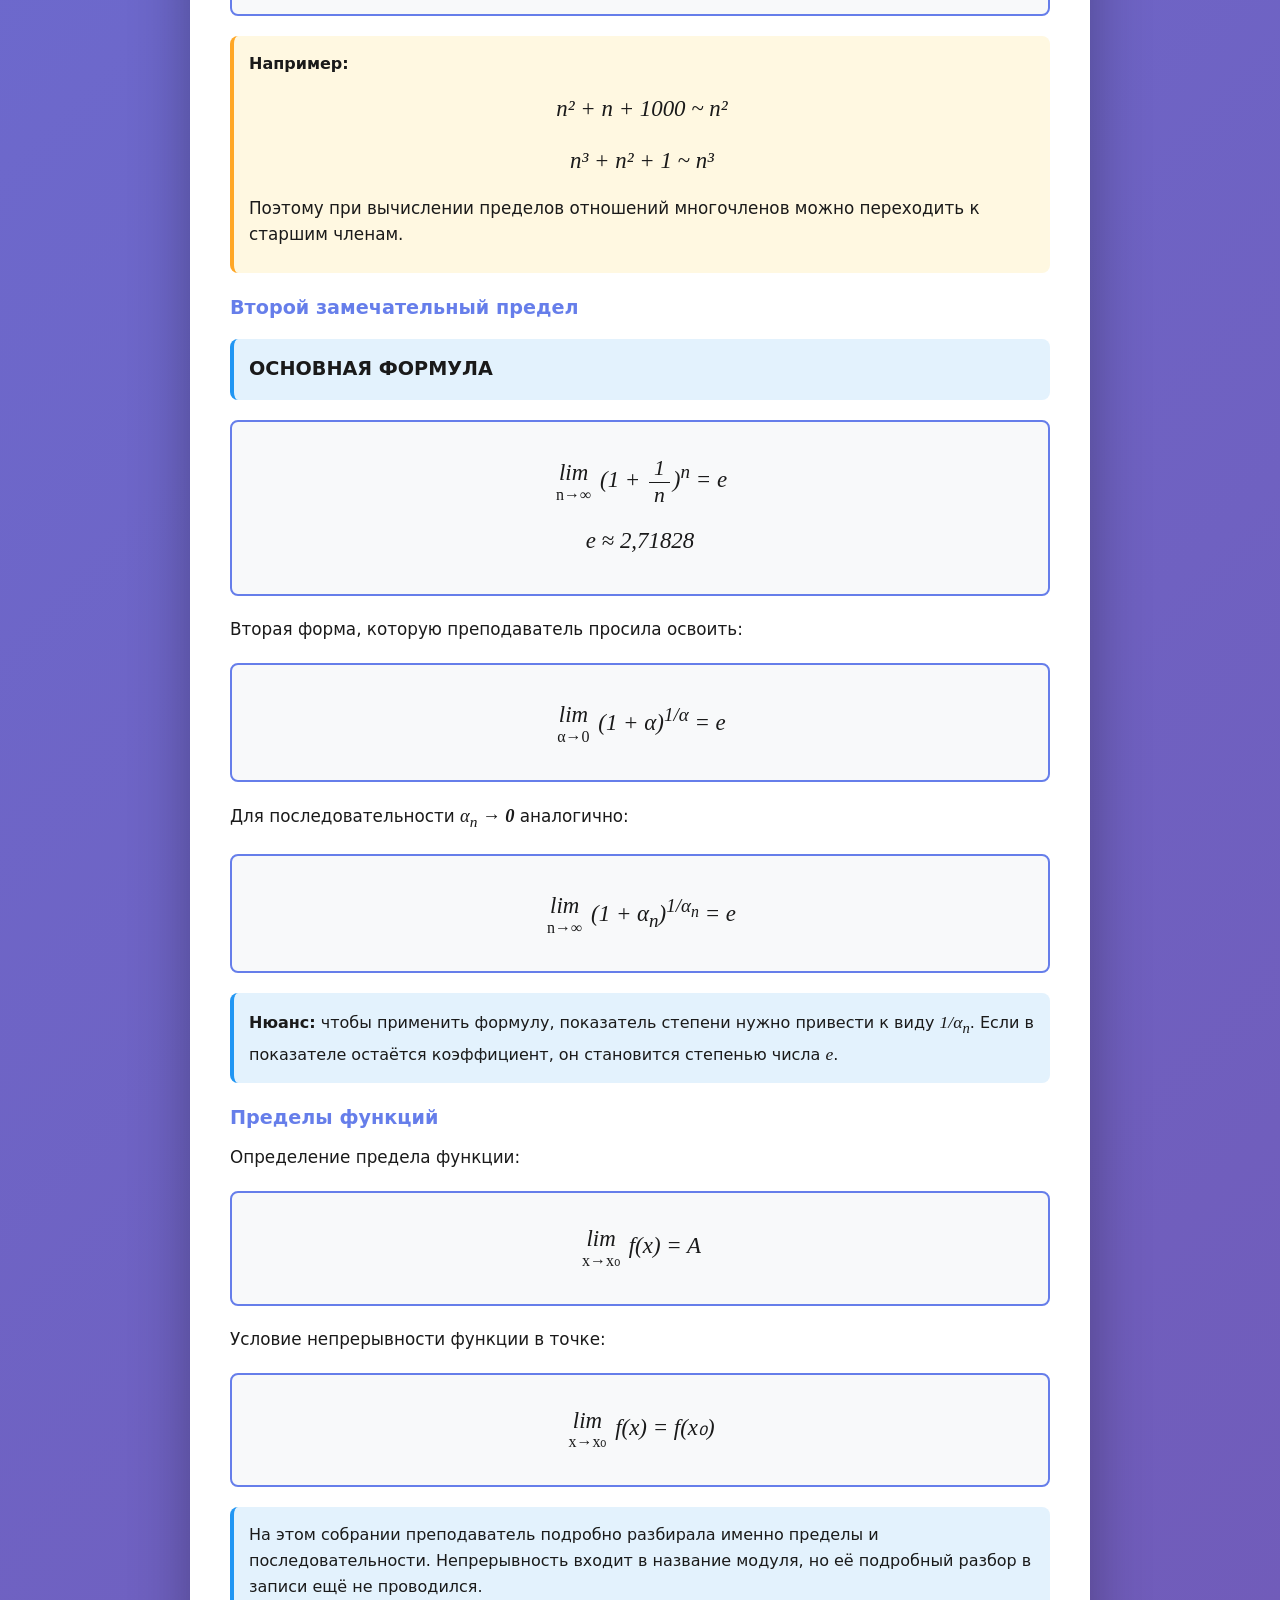
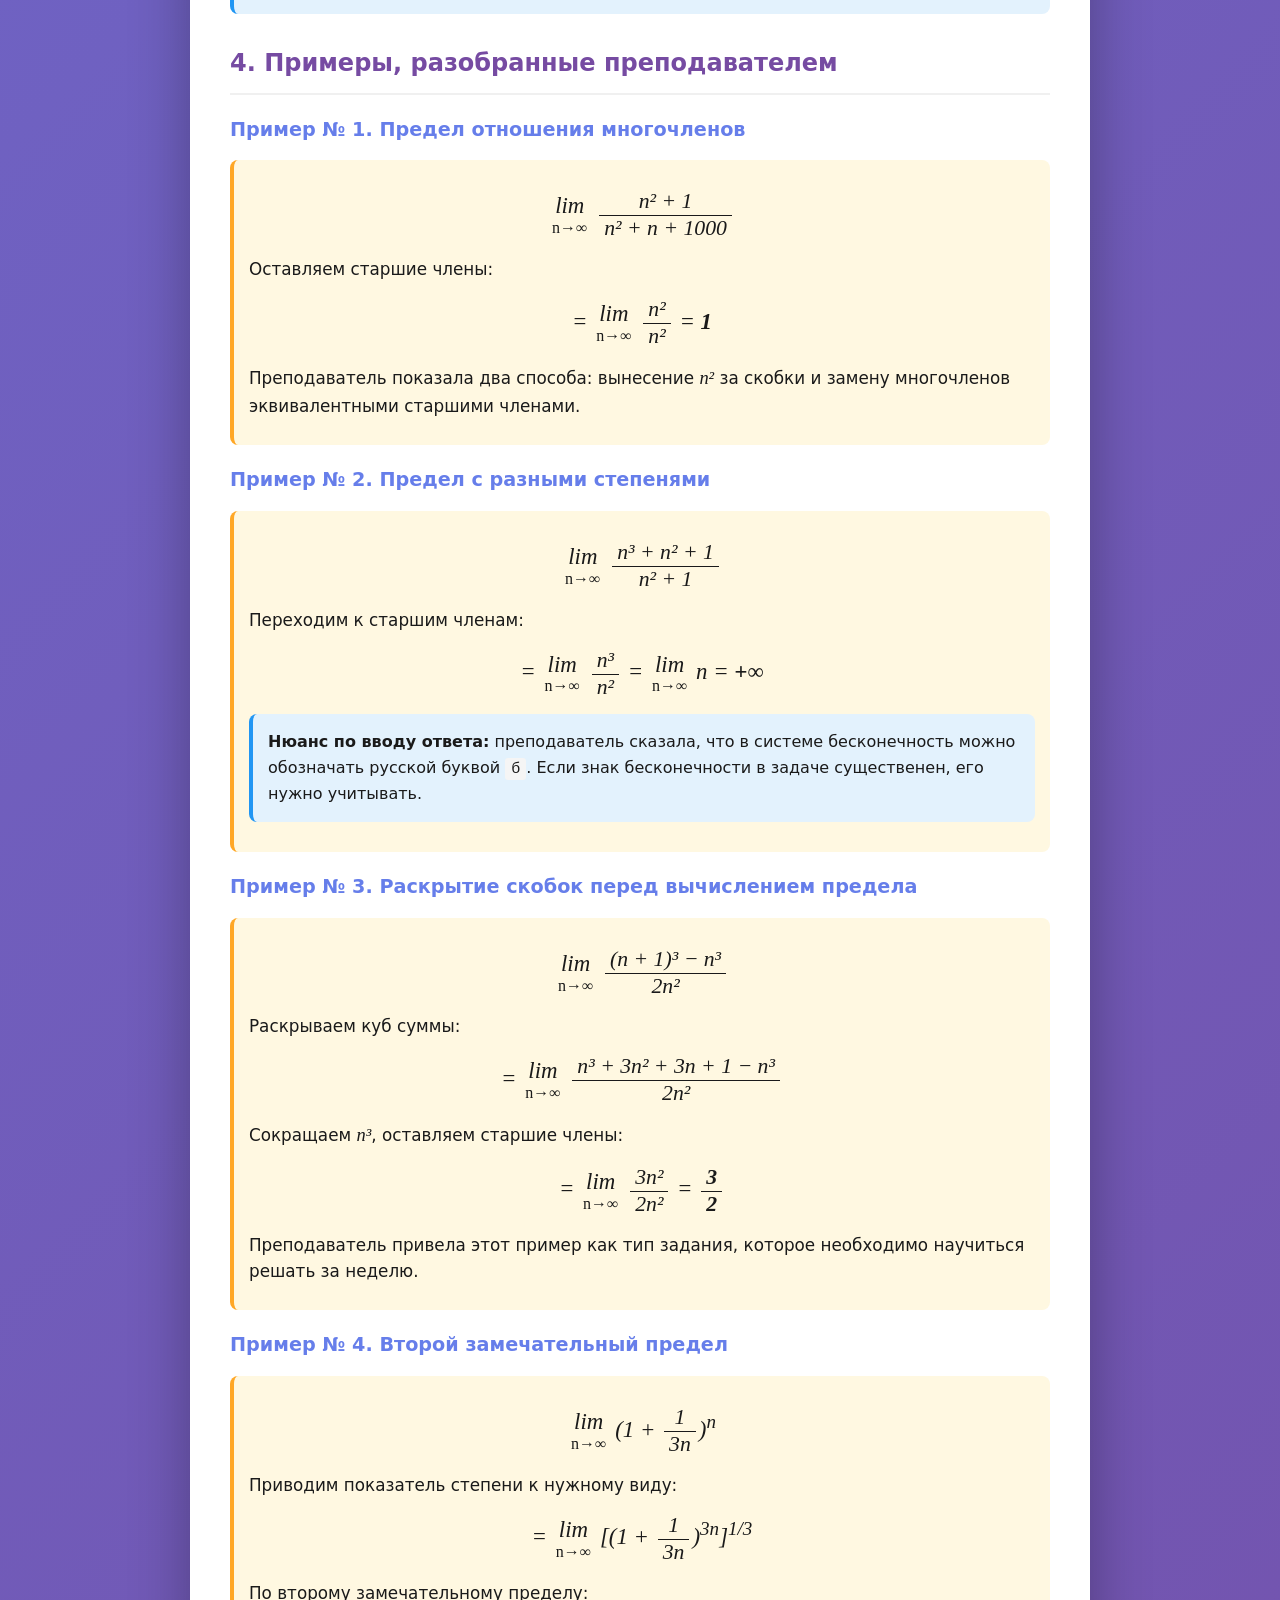
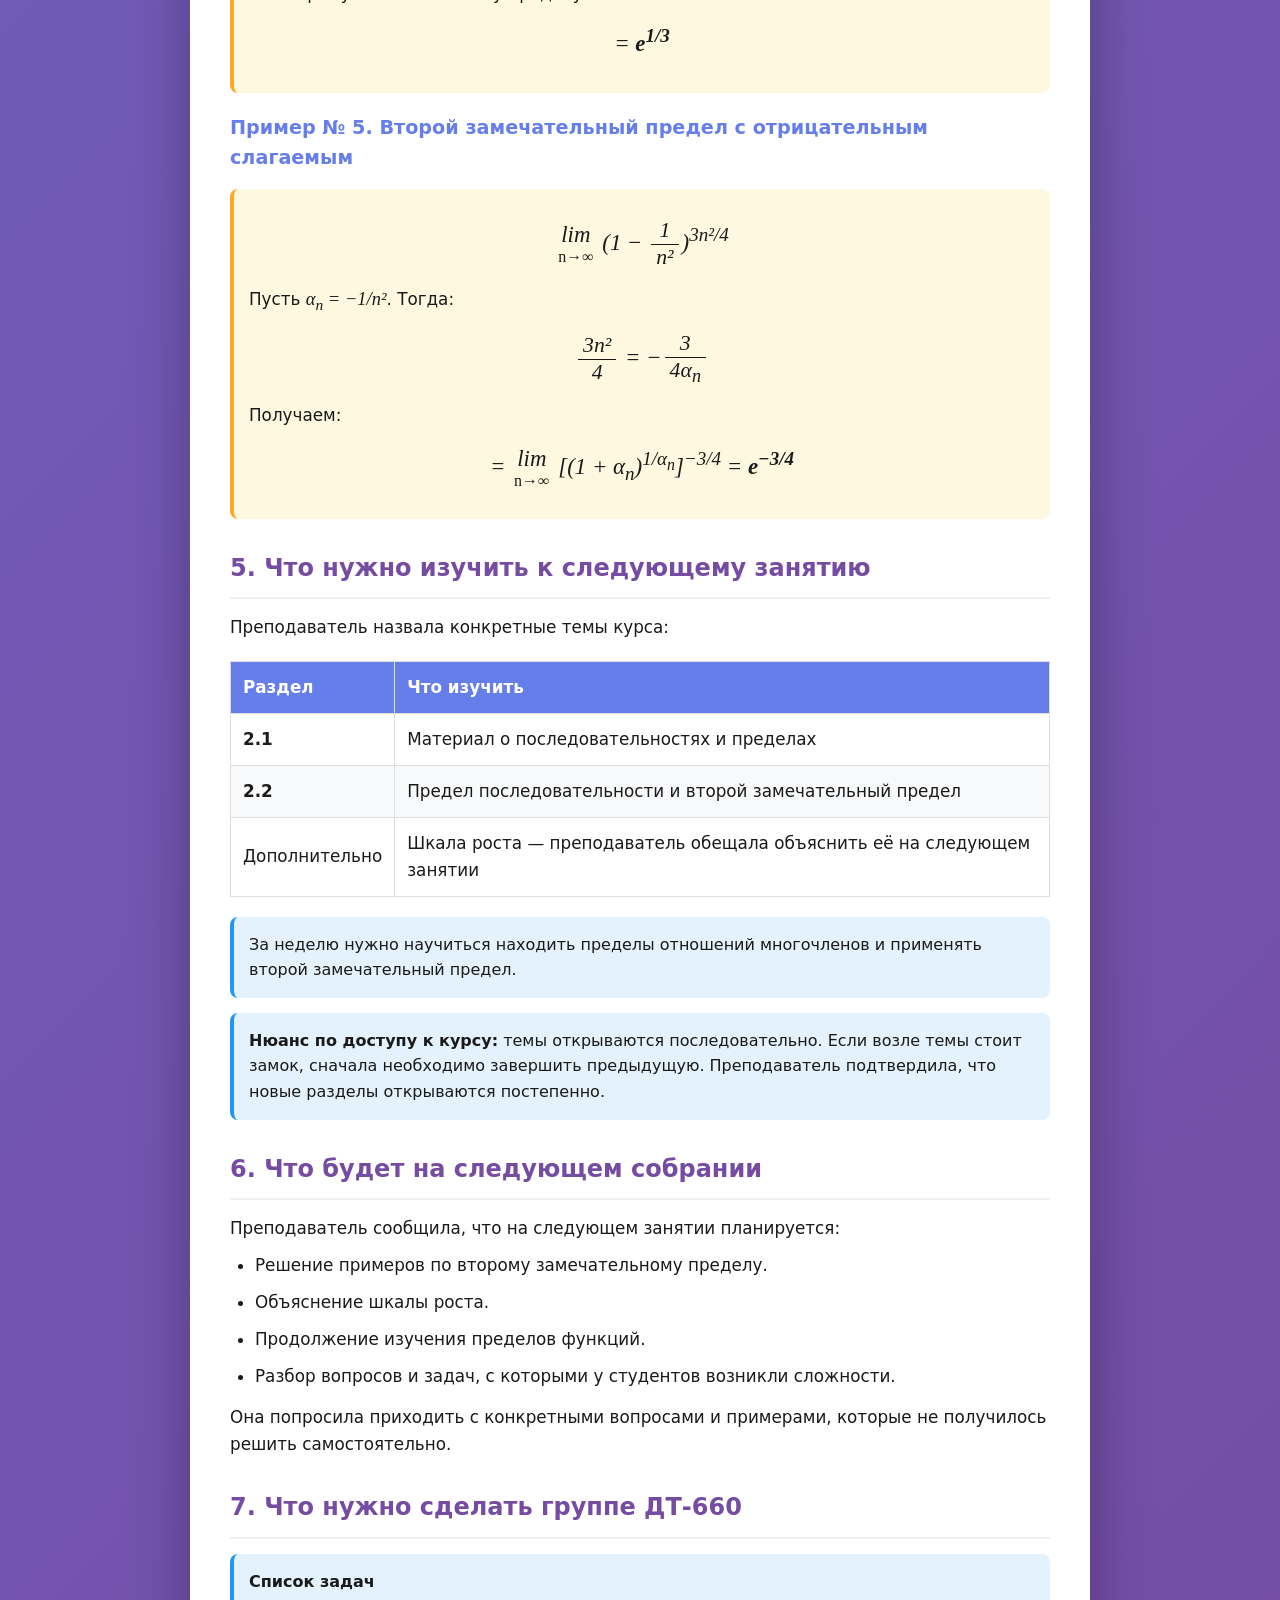
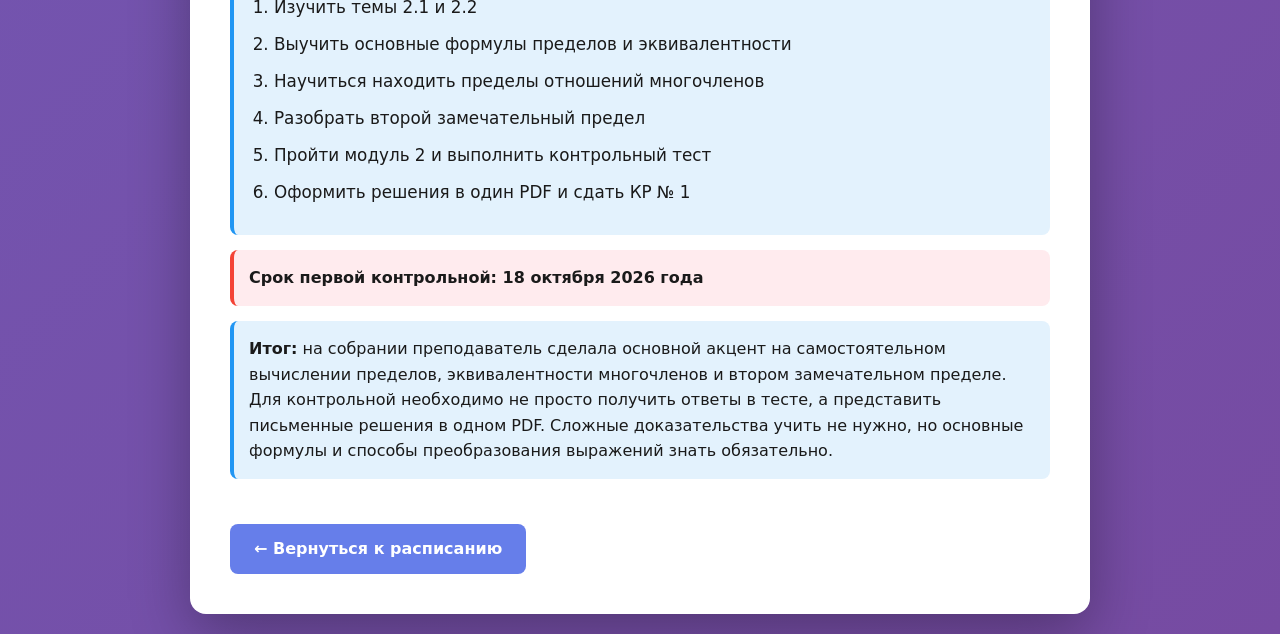
<file: lectures/ma-01-10-2026.html>
<!DOCTYPE html>
<html lang="ru">
<head>
    <meta charset="UTF-8">
    <meta name="viewport" content="width=device-width, initial-scale=1.0">
    <title>МА — Пределы и непрерывность (01.10.2026)</title>
    <style>
        * {
            margin: 0;
            padding: 0;
            box-sizing: border-box;
        }

        body {
            font-family: -apple-system, BlinkMacSystemFont, 'Segoe UI', system-ui, sans-serif;
            line-height: 1.6;
            color: #1a1a1a;
            background: linear-gradient(135deg, #667eea 0%, #764ba2 100%);
            padding: 20px;
            min-height: 100vh;
        }

        .container {
            max-width: 900px;
            margin: 0 auto;
            background: white;
            border-radius: 16px;
            box-shadow: 0 20px 60px rgba(0, 0, 0, 0.3);
            padding: 40px;
        }

        .header {
            text-align: center;
            margin-bottom: 40px;
            padding-bottom: 30px;
            border-bottom: 3px solid #667eea;
        }

        h1 {
            font-size: 2em;
            color: #667eea;
            margin-bottom: 10px;
        }

        .meta {
            color: #666;
            font-size: 1.1em;
        }

        .meta strong {
            color: #764ba2;
        }

        h2 {
            color: #764ba2;
            font-size: 1.5em;
            margin-top: 30px;
            margin-bottom: 15px;
            padding-bottom: 10px;
            border-bottom: 2px solid #f0f0f0;
        }

        h3 {
            color: #667eea;
            font-size: 1.2em;
            margin-top: 20px;
            margin-bottom: 10px;
        }

        p, li {
            margin-bottom: 10px;
            font-size: 1.05em;
        }

        ul, ol {
            margin-left: 25px;
            margin-bottom: 15px;
        }

        .formula-box {
            background: #f8f9fa;
            border: 2px solid #667eea;
            padding: 20px;
            margin: 20px 0;
            border-radius: 8px;
            overflow-x: auto;
        }

        .formula {
            font-size: 1.3em;
            text-align: center;
            margin: 15px 0;
            font-family: 'Times New Roman', serif;
        }

        .example {
            background: #fff8e1;
            border-left: 4px solid #ffa726;
            padding: 15px;
            margin: 15px 0;
            border-radius: 8px;
        }

        table {
            width: 100%;
            border-collapse: collapse;
            margin: 20px 0;
            font-size: 1.05em;
        }

        th, td {
            border: 1px solid #ddd;
            padding: 12px;
            text-align: left;
        }

        th {
            background: #667eea;
            color: white;
            font-weight: 600;
        }

        tr:nth-child(even) {
            background: #f8f9fa;
        }

        .highlight {
            background: #ffeb3b;
            padding: 2px 6px;
            border-radius: 3px;
            font-weight: 600;
        }

        .note {
            background: #e3f2fd;
            border-left: 4px solid #2196f3;
            padding: 15px;
            margin: 15px 0;
            border-radius: 8px;
        }

        .warning {
            background: #ffebee;
            border-left: 4px solid #f44336;
            padding: 15px;
            margin: 15px 0;
            border-radius: 8px;
        }

        .back-link {
            display: inline-block;
            margin-top: 30px;
            padding: 12px 24px;
            background: #667eea;
            color: white;
            text-decoration: none;
            border-radius: 8px;
            font-weight: 600;
            transition: background 0.3s;
        }

        .back-link:hover {
            background: #764ba2;
        }

        code {
            background: #f5f5f5;
            padding: 2px 6px;
            border-radius: 3px;
            font-family: 'Courier New', monospace;
            font-size: 0.95em;
        }

        .math {
            font-family: 'Times New Roman', serif;
            font-style: italic;
            font-size: 1.1em;
        }

        .vector {
            position: relative;
            display: inline-block;
            font-style: italic;
        }

        .vector::after {
            content: '→';
            position: absolute;
            top: -0.7em;
            left: 50%;
            transform: translateX(-50%);
            font-size: 0.8em;
            font-style: normal;
        }

        .limit {
            display: inline-flex;
            flex-direction: column;
            vertical-align: middle;
            text-align: center;
            margin: 0 3px;
        }

        .limit-top {
            font-size: 1em;
            line-height: 1;
        }

        .limit-bottom {
            font-size: 0.7em;
            line-height: 1;
            font-style: normal;
            margin-top: 2px;
        }

        .fraction {
            display: inline-flex;
            flex-direction: column;
            vertical-align: middle;
            text-align: center;
            margin: 0 3px;
            font-size: 0.95em;
        }

        .numerator {
            border-bottom: 1px solid currentColor;
            padding: 0 5px 1px 5px;
            display: block;
            line-height: 1.1;
        }

        .denominator {
            padding: 1px 5px 0 5px;
            display: block;
            line-height: 1.1;
        }

        @media (max-width: 600px) {
            .container {
                padding: 20px;
            }

            h1 {
                font-size: 1.5em;
            }

            h2 {
                font-size: 1.3em;
            }
        }
    </style>
</head>
<body>
    <div class="container">
        <div class="header">
            <h1>Математический анализ — собрание МА01.10</h1>
            <div class="meta">
                <strong>Дата:</strong> 1 октября 2026 года<br>
                <strong>Группа:</strong> ДТ-660<br>
                <strong>Преподаватель:</strong> Оксана Владиславовна<br>
                <strong>Тема:</strong> Предел и непрерывность функции действительной переменной. Числовые последовательности, пределы последовательностей, эквивалентные последовательности и второй замечательный предел.
            </div>
        </div>

        <p>На занятии преподаватель объяснила порядок прохождения курса, сроки сдачи первой контрольной работы, требования к оформлению решений и основные формулы для вычисления пределов. Также разобрала примеры и рассказала, что необходимо изучить к следующему занятию.</p>

        <h2>1. Самое важное: сроки, контрольная работа и оформление</h2>
        
        <table>
            <thead>
                <tr>
                    <th>Вопрос</th>
                    <th>Что сказала преподаватель</th>
                </tr>
            </thead>
            <tbody>
                <tr>
                    <td>Первая контрольная работа</td>
                    <td><strong>Сдать к 18 октября</strong></td>
                </tr>
                <tr>
                    <td>Где находится</td>
                    <td>Курс с жёлтой каской → Модуль 2 → Тема 2.9 «Контрольная работа № 1»</td>
                </tr>
                <tr>
                    <td>Что выполнять</td>
                    <td>Завершающий тест модуля 2 и письменные решения его заданий</td>
                </tr>
                <tr>
                    <td>Как оформлять</td>
                    <td>От руки на листах либо в Word</td>
                </tr>
                <tr>
                    <td>Формат отправки</td>
                    <td><span class="highlight">Строго один PDF-файл</span>, содержащий все решения</td>
                </tr>
                <tr>
                    <td>Куда отправлять</td>
                    <td>«Дисциплины» → «Математический анализ» → «КР № 1»</td>
                </tr>
                <tr>
                    <td>Проверка</td>
                    <td>Преподаватель проверяет работу и оставляет отзыв</td>
                </tr>
                <tr>
                    <td>Использование нейросетей</td>
                    <td><span class="highlight">За нейрорешения — 0 баллов</span></td>
                </tr>
                <tr>
                    <td>Подготовительный модуль</td>
                    <td>Отдельно отправлять не требуется</td>
                </tr>
            </tbody>
        </table>

        <div class="warning">
            <strong>Особенно важно:</strong> преподаватель подчеркнула, что нельзя отправлять 10 отдельных фотографий или файлов с непонятными названиями. Все страницы необходимо объединить в <strong>один PDF</strong>. Работы из множества отдельных изображений она возвращает.
        </div>

        <h3>Порядок выполнения контрольной</h3>
        <ol>
            <li>Пройти учебные темы модуля 2.</li>
            <li>Выполнить завершающий тест.</li>
            <li>Записать подробные решения заданий на листах или в Word.</li>
            <li>Объединить решения в один PDF.</li>
            <li>Прикрепить PDF в задании «КР № 1» в разделе дисциплин.</li>
        </ol>

        <div class="note">
            <strong>Нюанс:</strong> тест и письменная контрольная связаны между собой, но отправлять PDF нужно именно в задание дисциплины, а не просто проходить тест.
        </div>

        <h2>2. Что преподаватель особо выделила</h2>
        <ul>
            <li><strong>Необходимо понимать разницу между значением функции и её пределом.</strong> Функция может никогда не принимать определённое значение, но стремиться к нему.</li>
            <li><strong>Бесконечность — не обычное действительное число.</strong> При вычислении пределов важно понимать, как изменяются выражения при стремлении аргумента к бесконечности.</li>
            <li><strong>Неопределённости нельзя считать обычными арифметическими действиями.</strong> Например, ∞/∞ и 0/0 требуют преобразования.</li>
            <li><strong>Многочлен при стремлении аргумента к бесконечности эквивалентен своему старшему члену.</strong> Это основной приём для нахождения пределов отношений многочленов.</li>
            <li><strong>Эквивалентные последовательности можно заменять друг на друга в отношениях при вычислении пределов.</strong></li>
            <li><strong>Второй замечательный предел нужно знать обязательно.</strong> Преподаватель несколько раз повторила его значение и показала применение.</li>
            <li><strong>Доказательства сложных теорем учить не требуется.</strong> Они приведены в курсе для желающих разобраться глубже.</li>
            <li><strong>Нужно уметь решать простые задачи, а не только запоминать определения.</strong></li>
        </ul>

        <div class="note">
            Преподаватель отдельно отметила, что требования к уровню математического анализа умеренные: главное — освоить основные формулы и научиться правильно применять их на практике.
        </div>

        <h2>3. Формулы, которые необходимо знать</h2>

        <h3>Предел последовательности</h3>
        <p>Последовательность <span class="math">a<sub>n</sub></span> сходится к числу <span class="math">A</span>, если:</p>
        <div class="formula-box">
            <div class="formula">
                <span class="math"><span class="limit"><span class="limit-top">lim</span><span class="limit-bottom">n→∞</span></span> a<sub>n</sub> = A</span>
            </div>
        </div>

        <p>Формальное определение:</p>
        <div class="formula-box">
            <div class="formula">
                <span class="math">∀ε > 0  ∃N  ∀n > N: |a<sub>n</sub> − A| < ε</span>
            </div>
        </div>

        <p>То есть начиная с некоторого номера все элементы последовательности находятся сколь угодно близко к числу <span class="math">A</span>.</p>

        <div class="example">
            <strong>Пример:</strong>
            <div class="formula">
                <span class="math">
                    <span class="limit"><span class="limit-top">lim</span><span class="limit-bottom">n→∞</span></span> <span class="fraction"><span class="numerator">1</span><span class="denominator">n</span></span> = 0
                </span>
            </div>
            <div class="note">
                <strong>Нюанс:</strong> для любого натурального <span class="math">n</span> дробь <span class="math">1/n</span> не равна нулю, но её предел равен нулю.
            </div>
        </div>

        <h3>Бесконечно малые и бесконечно большие величины</h3>
        <p>Основные соотношения, которые преподаватель просила запомнить:</p>
        <div class="formula-box">
            <div class="formula">
                <span class="math">
                    <span class="fraction"><span class="numerator">1</span><span class="denominator">∞</span></span> → <strong>0</strong>
                </span>
            </div>
            <div class="formula">
                <span class="math">
                    <span class="fraction"><span class="numerator">1</span><span class="denominator">0</span></span> → ∞
                </span>
            </div>
        </div>

        <div class="note">
            <p>Это условные обозначения поведения величин в пределах, а не обычное деление на ноль.</p>
            <p>Более строго:</p>
            <div class="formula">
                <span class="math">
                    a<sub>n</sub> → +∞  ⇒  <span class="fraction"><span class="numerator">1</span><span class="denominator">a<sub>n</sub></span></span> → <strong>0</strong>
                </span>
            </div>
            <p>Если <span class="math">a<sub>n</sub> → <strong>0</strong></span> и <span class="math">a<sub>n</sub> ≠ 0</span>, то <span class="math">1/a<sub>n</sub></span> неограниченно возрастает по модулю; знак зависит от того, с какой стороны <span class="math">a<sub>n</sub></span> приближается к нулю.</p>
        </div>

        <div class="warning">
            <strong>Важно:</strong> преподаватель использовала запись <span class="math">1/0</span> как условное обозначение. В обычной арифметике деление на ноль запрещено.
        </div>

        <h3>Неопределённости</h3>
        <p>Преподаватель выделила три формы:</p>
        <div class="formula-box">
            <div class="formula">
                <span class="math">
                    <span class="fraction"><span class="numerator">∞</span><span class="denominator">∞</span></span>
                </span>
                &nbsp;&nbsp;&nbsp;&nbsp;
                <span class="math">
                    <span class="fraction"><span class="numerator">0</span><span class="denominator">0</span></span>
                </span>
                &nbsp;&nbsp;&nbsp;&nbsp;
                <span class="math">1<sup>∞</sup></span>
            </div>
        </div>
        <p>Их нельзя сразу считать равными конкретному числу. Сначала необходимо преобразовать выражение.</p>

        <h3>Эквивалентные последовательности</h3>
        <p>Две последовательности эквивалентны, если:</p>
        <div class="formula-box">
            <div class="formula">
                <span class="math">
                    <span class="limit"><span class="limit-top">lim</span><span class="limit-bottom">n→∞</span></span> <span class="fraction"><span class="numerator">a<sub>n</sub></span><span class="denominator">b<sub>n</sub></span></span> = 1
                </span>
            </div>
        </div>
        <p>Обозначение: <span class="math">a<sub>n</sub> ~ b<sub>n</sub></span></p>

        <div class="note">
            <strong>Главное правило:</strong> многочлен при <span class="math">n → ∞</span> эквивалентен своему старшему члену.
        </div>

        <div class="formula-box">
            <div class="formula">
                <span class="math">a<sub>0</sub>n<sup>k</sup> + a<sub>1</sub>n<sup>k−1</sup> + … + a<sub>k</sub>  ~  a<sub>0</sub>n<sup>k</sup></span>
            </div>
        </div>

        <div class="example">
            <strong>Например:</strong>
            <div class="formula"><span class="math">n² + n + 1000  ~  n²</span></div>
            <div class="formula"><span class="math">n³ + n² + 1  ~  n³</span></div>
            <p>Поэтому при вычислении пределов отношений многочленов можно переходить к старшим членам.</p>
        </div>

        <h3>Второй замечательный предел</h3>
        <div class="note">
            <strong style="font-size: 1.2em;">ОСНОВНАЯ ФОРМУЛА</strong>
        </div>
        <div class="formula-box">
            <div class="formula">
                <span class="math">
                    <span class="limit"><span class="limit-top">lim</span><span class="limit-bottom">n→∞</span></span> (1 + <span class="fraction"><span class="numerator">1</span><span class="denominator">n</span></span>)<sup>n</sup> = e
                </span>
            </div>
            <div class="formula">
                <span class="math">e ≈ 2,71828</span>
            </div>
        </div>

        <p>Вторая форма, которую преподаватель просила освоить:</p>
        <div class="formula-box">
            <div class="formula">
                <span class="math">
                    <span class="limit"><span class="limit-top">lim</span><span class="limit-bottom">α→0</span></span> (1 + α)<sup>1/α</sup> = e
                </span>
            </div>
        </div>

        <p>Для последовательности <span class="math">α<sub>n</sub> → <strong>0</strong></span> аналогично:</p>
        <div class="formula-box">
            <div class="formula">
                <span class="math">
                    <span class="limit"><span class="limit-top">lim</span><span class="limit-bottom">n→∞</span></span> (1 + α<sub>n</sub>)<sup>1/α<sub>n</sub></sup> = e
                </span>
            </div>
        </div>

        <div class="note">
            <strong>Нюанс:</strong> чтобы применить формулу, показатель степени нужно привести к виду <span class="math">1/α<sub>n</sub></span>. Если в показателе остаётся коэффициент, он становится степенью числа <span class="math">e</span>.
        </div>

        <h3>Пределы функций</h3>
        <p>Определение предела функции:</p>
        <div class="formula-box">
            <div class="formula">
                <span class="math"><span class="limit"><span class="limit-top">lim</span><span class="limit-bottom">x→x₀</span></span> f(x) = A</span>
            </div>
        </div>

        <p>Условие непрерывности функции в точке:</p>
        <div class="formula-box">
            <div class="formula">
                <span class="math"><span class="limit"><span class="limit-top">lim</span><span class="limit-bottom">x→x₀</span></span> f(x) = f(x₀)</span>
            </div>
        </div>

        <div class="note">
            На этом собрании преподаватель подробно разбирала именно пределы и последовательности. Непрерывность входит в название модуля, но её подробный разбор в записи ещё не проводился.
        </div>

        <h2>4. Примеры, разобранные преподавателем</h2>

        <h3>Пример № 1. Предел отношения многочленов</h3>
        <div class="example">
            <div class="formula">
                <span class="math">
                    <span class="limit"><span class="limit-top">lim</span><span class="limit-bottom">n→∞</span></span> <span class="fraction"><span class="numerator">n² + 1</span><span class="denominator">n² + n + 1000</span></span>
                </span>
            </div>
            <p>Оставляем старшие члены:</p>
            <div class="formula">
                <span class="math">
                    = <span class="limit"><span class="limit-top">lim</span><span class="limit-bottom">n→∞</span></span> <span class="fraction"><span class="numerator">n²</span><span class="denominator">n²</span></span> = <strong>1</strong>
                </span>
            </div>
            <p>Преподаватель показала два способа: вынесение <span class="math">n²</span> за скобки и замену многочленов эквивалентными старшими членами.</p>
        </div>

        <h3>Пример № 2. Предел с разными степенями</h3>
        <div class="example">
            <div class="formula">
                <span class="math">
                    <span class="limit"><span class="limit-top">lim</span><span class="limit-bottom">n→∞</span></span> <span class="fraction"><span class="numerator">n³ + n² + 1</span><span class="denominator">n² + 1</span></span>
                </span>
            </div>
            <p>Переходим к старшим членам:</p>
            <div class="formula">
                <span class="math">
                    = <span class="limit"><span class="limit-top">lim</span><span class="limit-bottom">n→∞</span></span> <span class="fraction"><span class="numerator">n³</span><span class="denominator">n²</span></span> = <span class="limit"><span class="limit-top">lim</span><span class="limit-bottom">n→∞</span></span> n = <strong>+∞</strong>
                </span>
            </div>
            <div class="note">
                <strong>Нюанс по вводу ответа:</strong> преподаватель сказала, что в системе бесконечность можно обозначать русской буквой <code>б</code>. Если знак бесконечности в задаче существенен, его нужно учитывать.
            </div>
        </div>

        <h3>Пример № 3. Раскрытие скобок перед вычислением предела</h3>
        <div class="example">
            <div class="formula">
                <span class="math">
                    <span class="limit"><span class="limit-top">lim</span><span class="limit-bottom">n→∞</span></span> <span class="fraction"><span class="numerator">(n + 1)³ − n³</span><span class="denominator">2n²</span></span>
                </span>
            </div>
            <p>Раскрываем куб суммы:</p>
            <div class="formula">
                <span class="math">
                    = <span class="limit"><span class="limit-top">lim</span><span class="limit-bottom">n→∞</span></span> <span class="fraction"><span class="numerator">n³ + 3n² + 3n + 1 − n³</span><span class="denominator">2n²</span></span>
                </span>
            </div>
            <p>Сокращаем <span class="math">n³</span>, оставляем старшие члены:</p>
            <div class="formula">
                <span class="math">
                    = <span class="limit"><span class="limit-top">lim</span><span class="limit-bottom">n→∞</span></span> <span class="fraction"><span class="numerator">3n²</span><span class="denominator">2n²</span></span> = <strong><span class="fraction"><span class="numerator">3</span><span class="denominator">2</span></span></strong>
                </span>
            </div>
            <p>Преподаватель привела этот пример как тип задания, которое необходимо научиться решать за неделю.</p>
        </div>

        <h3>Пример № 4. Второй замечательный предел</h3>
        <div class="example">
            <div class="formula">
                <span class="math">
                    <span class="limit"><span class="limit-top">lim</span><span class="limit-bottom">n→∞</span></span> (1 + <span class="fraction"><span class="numerator">1</span><span class="denominator">3n</span></span>)<sup>n</sup>
                </span>
            </div>
            <p>Приводим показатель степени к нужному виду:</p>
            <div class="formula">
                <span class="math">
                    = <span class="limit"><span class="limit-top">lim</span><span class="limit-bottom">n→∞</span></span> [(1 + <span class="fraction"><span class="numerator">1</span><span class="denominator">3n</span></span>)<sup>3n</sup>]<sup>1/3</sup>
                </span>
            </div>
            <p>По второму замечательному пределу:</p>
            <div class="formula">
                <span class="math">= <strong>e<sup>1/3</sup></strong></span>
            </div>
        </div>

        <h3>Пример № 5. Второй замечательный предел с отрицательным слагаемым</h3>
        <div class="example">
            <div class="formula">
                <span class="math">
                    <span class="limit"><span class="limit-top">lim</span><span class="limit-bottom">n→∞</span></span> (1 − <span class="fraction"><span class="numerator">1</span><span class="denominator">n²</span></span>)<sup>3n²/4</sup>
                </span>
            </div>
            <p>Пусть <span class="math">α<sub>n</sub> = −1/n²</span>. Тогда:</p>
            <div class="formula">
                <span class="math">
                    <span class="fraction"><span class="numerator">3n²</span><span class="denominator">4</span></span> = −<span class="fraction"><span class="numerator">3</span><span class="denominator">4α<sub>n</sub></span></span>
                </span>
            </div>
            <p>Получаем:</p>
            <div class="formula">
                <span class="math">
                    = <span class="limit"><span class="limit-top">lim</span><span class="limit-bottom">n→∞</span></span> [(1 + α<sub>n</sub>)<sup>1/α<sub>n</sub></sup>]<sup>−3/4</sup> = <strong>e<sup>−3/4</sup></strong>
                </span>
            </div>
        </div>

        <h2>5. Что нужно изучить к следующему занятию</h2>
        <p>Преподаватель назвала конкретные темы курса:</p>

        <table>
            <thead>
                <tr>
                    <th>Раздел</th>
                    <th>Что изучить</th>
                </tr>
            </thead>
            <tbody>
                <tr>
                    <td><strong>2.1</strong></td>
                    <td>Материал о последовательностях и пределах</td>
                </tr>
                <tr>
                    <td><strong>2.2</strong></td>
                    <td>Предел последовательности и второй замечательный предел</td>
                </tr>
                <tr>
                    <td>Дополнительно</td>
                    <td>Шкала роста — преподаватель обещала объяснить её на следующем занятии</td>
                </tr>
            </tbody>
        </table>

        <div class="note">
            За неделю нужно научиться находить пределы отношений многочленов и применять второй замечательный предел.
        </div>

        <div class="note">
            <strong>Нюанс по доступу к курсу:</strong> темы открываются последовательно. Если возле темы стоит замок, сначала необходимо завершить предыдущую. Преподаватель подтвердила, что новые разделы открываются постепенно.
        </div>

        <h2>6. Что будет на следующем собрании</h2>
        <p>Преподаватель сообщила, что на следующем занятии планируется:</p>
        <ul>
            <li>Решение примеров по второму замечательному пределу.</li>
            <li>Объяснение шкалы роста.</li>
            <li>Продолжение изучения пределов функций.</li>
            <li>Разбор вопросов и задач, с которыми у студентов возникли сложности.</li>
        </ul>
        <p>Она попросила приходить с конкретными вопросами и примерами, которые не получилось решить самостоятельно.</p>

        <h2>7. Что нужно сделать группе ДТ-660</h2>
        
        <div class="note">
            <strong>Список задач</strong>
            <ol>
                <li>Изучить темы 2.1 и 2.2</li>
                <li>Выучить основные формулы пределов и эквивалентности</li>
                <li>Научиться находить пределы отношений многочленов</li>
                <li>Разобрать второй замечательный предел</li>
                <li>Пройти модуль 2 и выполнить контрольный тест</li>
                <li>Оформить решения в один PDF и сдать КР № 1</li>
            </ol>
        </div>

        <div class="warning">
            <strong>Срок первой контрольной: 18 октября 2026 года</strong>
        </div>

        <div class="note">
            <strong>Итог:</strong> на собрании преподаватель сделала основной акцент на самостоятельном вычислении пределов, эквивалентности многочленов и втором замечательном пределе. Для контрольной необходимо не просто получить ответы в тесте, а представить письменные решения в одном PDF. Сложные доказательства учить не нужно, но основные формулы и способы преобразования выражений знать обязательно.
        </div>

        <a href="../index.html" class="back-link">← Вернуться к расписанию</a>
    </div>
</body>
</html>
</file>
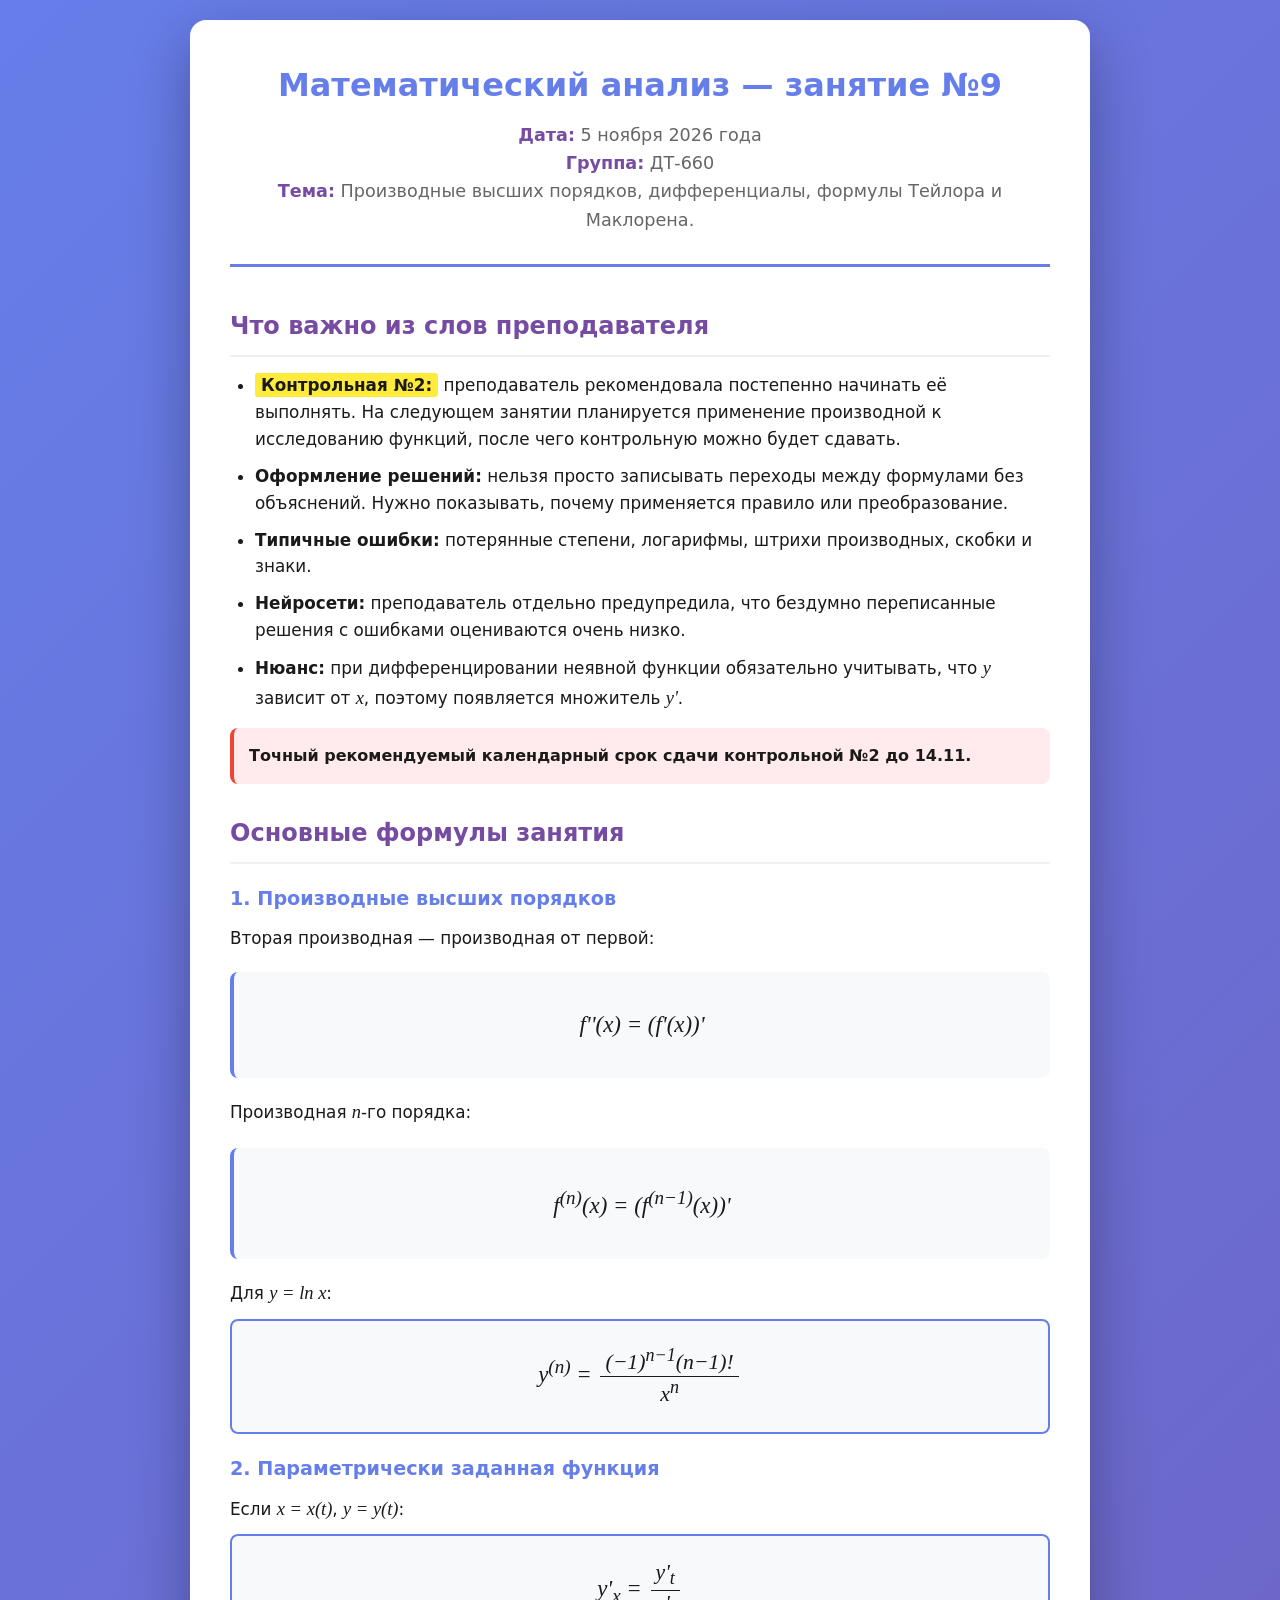
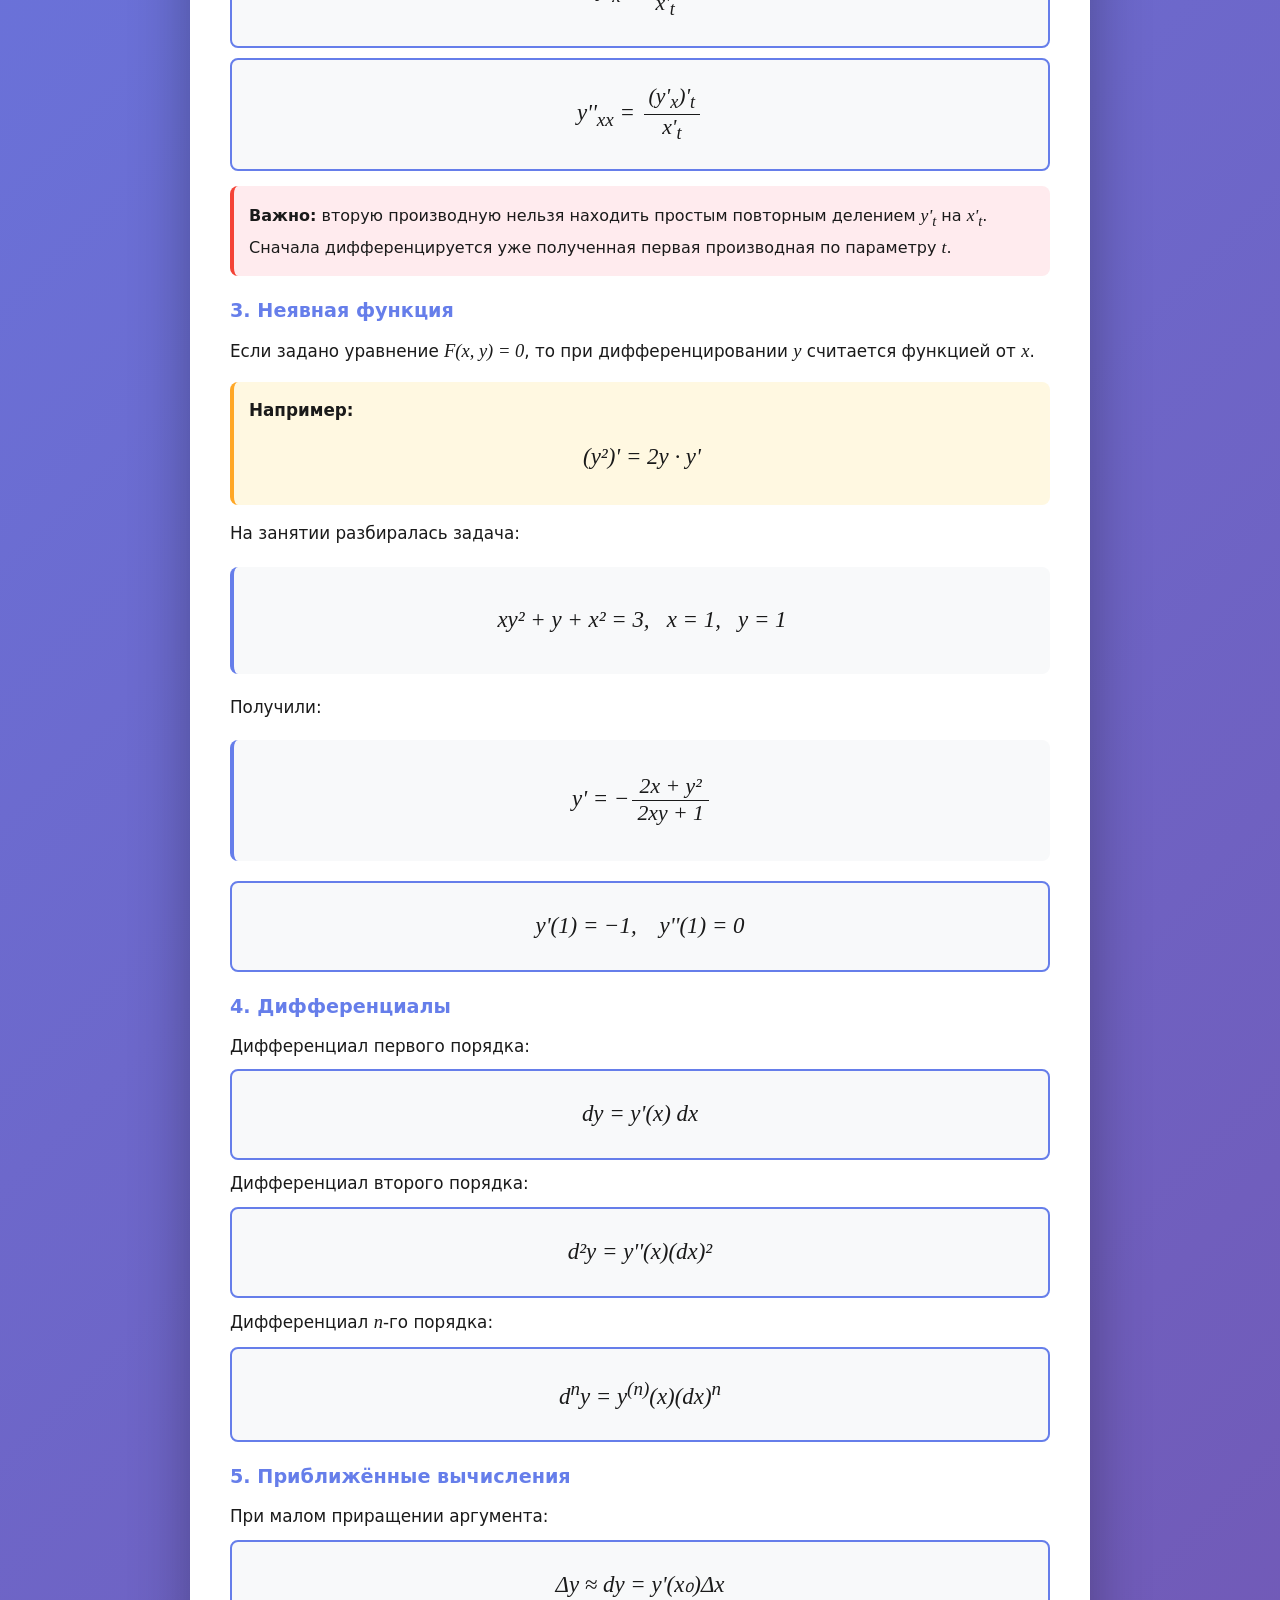
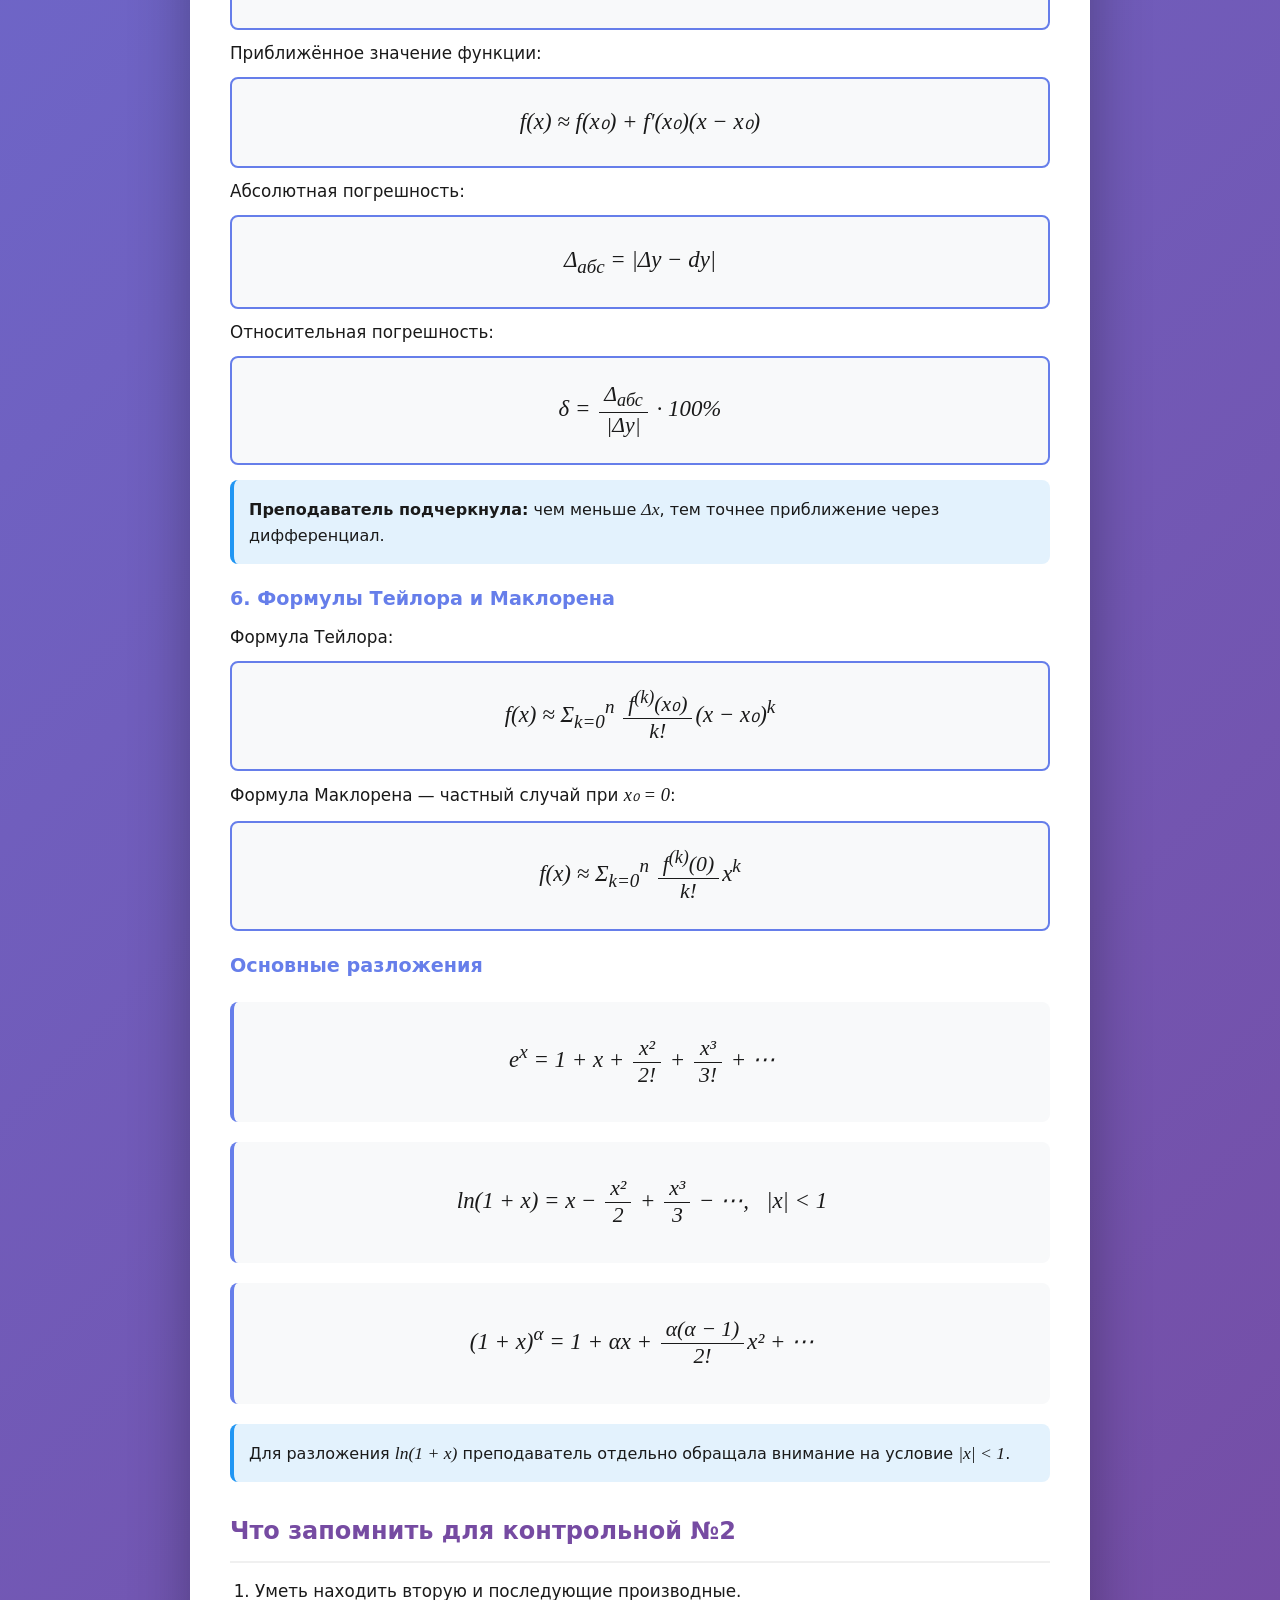
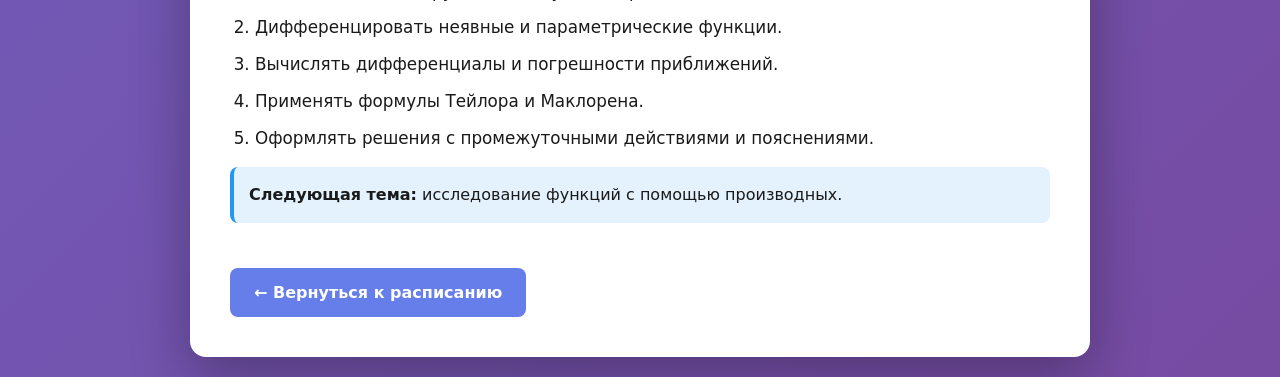
<file: lectures/ma-05-11-2026.html>
<!DOCTYPE html>
<html lang="ru">
<head>
    <meta charset="UTF-8">
    <meta name="viewport" content="width=device-width, initial-scale=1.0">
    <title>МА — Производные высших порядков (05.11.2026)</title>
    <style>
        * {
            margin: 0;
            padding: 0;
            box-sizing: border-box;
        }

        body {
            font-family: -apple-system, BlinkMacSystemFont, 'Segoe UI', system-ui, sans-serif;
            line-height: 1.6;
            color: #1a1a1a;
            background: linear-gradient(135deg, #667eea 0%, #764ba2 100%);
            padding: 20px;
            min-height: 100vh;
        }

        .container {
            max-width: 900px;
            margin: 0 auto;
            background: white;
            border-radius: 16px;
            box-shadow: 0 20px 60px rgba(0, 0, 0, 0.3);
            padding: 40px;
        }

        .header {
            text-align: center;
            margin-bottom: 40px;
            padding-bottom: 30px;
            border-bottom: 3px solid #667eea;
        }

        h1 {
            font-size: 2em;
            color: #667eea;
            margin-bottom: 10px;
        }

        .meta {
            color: #666;
            font-size: 1.1em;
        }

        .meta strong {
            color: #764ba2;
        }

        h2 {
            color: #764ba2;
            font-size: 1.5em;
            margin-top: 30px;
            margin-bottom: 15px;
            padding-bottom: 10px;
            border-bottom: 2px solid #f0f0f0;
        }

        h3 {
            color: #667eea;
            font-size: 1.2em;
            margin-top: 20px;
            margin-bottom: 10px;
        }

        p, li {
            margin-bottom: 10px;
            font-size: 1.05em;
        }

        ul, ol {
            margin-left: 25px;
            margin-bottom: 15px;
        }

        .formula-box {
            background: #f8f9fa;
            border-left: 4px solid #667eea;
            padding: 20px;
            margin: 20px 0;
            border-radius: 8px;
            overflow-x: auto;
        }

        .formula {
            font-size: 1.3em;
            text-align: center;
            margin: 15px 0;
            font-family: 'Times New Roman', serif;
        }

        .example {
            background: #fff8e1;
            border-left: 4px solid #ffa726;
            padding: 15px;
            margin: 15px 0;
            border-radius: 8px;
        }

        .note {
            background: #e3f2fd;
            border-left: 4px solid #2196f3;
            padding: 15px;
            margin: 15px 0;
            border-radius: 8px;
        }

        .warning {
            background: #ffebee;
            border-left: 4px solid #f44336;
            padding: 15px;
            margin: 15px 0;
            border-radius: 8px;
        }

        .back-link {
            display: inline-block;
            margin-top: 30px;
            padding: 12px 24px;
            background: #667eea;
            color: white;
            text-decoration: none;
            border-radius: 8px;
            font-weight: 600;
            transition: background 0.3s;
        }

        .back-link:hover {
            background: #764ba2;
        }

        .math {
            font-family: 'Times New Roman', serif;
            font-style: italic;
            font-size: 1.1em;
        }

        .vector {
            position: relative;
            display: inline-block;
            font-style: italic;
        }

        .vector::after {
            content: '→';
            position: absolute;
            top: -0.7em;
            left: 50%;
            transform: translateX(-50%);
            font-size: 0.8em;
            font-style: normal;
        }

        .limit {
            display: inline-flex;
            flex-direction: column;
            vertical-align: middle;
            text-align: center;
            margin: 0 3px;
        }

        .limit-top {
            font-size: 1em;
            line-height: 1;
        }

        .limit-bottom {
            font-size: 0.7em;
            line-height: 1;
            font-style: normal;
            margin-top: 2px;
        }

        .fraction {
            display: inline-flex;
            flex-direction: column;
            vertical-align: middle;
            text-align: center;
            margin: 0 3px;
            font-size: 0.95em;
        }

        .numerator {
            border-bottom: 1px solid currentColor;
            padding: 0 5px 1px 5px;
            display: block;
            line-height: 1.1;
        }

        .denominator {
            padding: 1px 5px 0 5px;
            display: block;
            line-height: 1.1;
        }

        .highlight {
            background: #ffeb3b;
            padding: 2px 6px;
            border-radius: 3px;
            font-weight: 600;
        }

        .boxed {
            border: 2px solid #667eea;
            padding: 10px 15px;
            margin: 10px 0;
            border-radius: 8px;
            background: #f8f9fa;
        }

        @media (max-width: 600px) {
            .container {
                padding: 20px;
            }

            h1 {
                font-size: 1.5em;
            }

            h2 {
                font-size: 1.3em;
            }
        }
    </style>
</head>
<body>
    <div class="container">
        <div class="header">
            <h1>Математический анализ — занятие №9</h1>
            <div class="meta">
                <strong>Дата:</strong> 5 ноября 2026 года<br>
                <strong>Группа:</strong> ДТ-660<br>
                <strong>Тема:</strong> Производные высших порядков, дифференциалы, формулы Тейлора и Маклорена.
            </div>
        </div>

        <h2>Что важно из слов преподавателя</h2>
        <ul>
            <li><span class="highlight">Контрольная №2:</span> преподаватель рекомендовала постепенно начинать её выполнять. На следующем занятии планируется применение производной к исследованию функций, после чего контрольную можно будет сдавать.</li>
            <li><strong>Оформление решений:</strong> нельзя просто записывать переходы между формулами без объяснений. Нужно показывать, почему применяется правило или преобразование.</li>
            <li><strong>Типичные ошибки:</strong> потерянные степени, логарифмы, штрихи производных, скобки и знаки.</li>
            <li><strong>Нейросети:</strong> преподаватель отдельно предупредила, что бездумно переписанные решения с ошибками оцениваются очень низко.</li>
            <li><strong>Нюанс:</strong> при дифференцировании неявной функции обязательно учитывать, что <span class="math">y</span> зависит от <span class="math">x</span>, поэтому появляется множитель <span class="math">y'</span>.</li>
        </ul>

        <div class="warning">
            <strong>Точный рекомендуемый календарный срок сдачи контрольной №2 до 14.11.</strong>
        </div>

        <h2>Основные формулы занятия</h2>

        <h3>1. Производные высших порядков</h3>
        <p>Вторая производная — производная от первой:</p>
        <div class="formula-box">
            <div class="formula">
                <span class="math">f''(x) = (f'(x))'</span>
            </div>
        </div>

        <p>Производная <span class="math">n</span>-го порядка:</p>
        <div class="formula-box">
            <div class="formula">
                <span class="math">f<sup>(n)</sup>(x) = (f<sup>(n−1)</sup>(x))'</span>
            </div>
        </div>

        <p>Для <span class="math">y = ln x</span>:</p>
        <div class="boxed">
            <div class="formula">
                <span class="math">
                    y<sup>(n)</sup> = <span class="fraction">
                        <span class="numerator">(−1)<sup>n−1</sup>(n−1)!</span>
                        <span class="denominator">x<sup>n</sup></span>
                    </span>
                </span>
            </div>
        </div>

        <h3>2. Параметрически заданная функция</h3>
        <p>Если <span class="math">x = x(t)</span>, <span class="math">y = y(t)</span>:</p>
        <div class="boxed">
            <div class="formula">
                <span class="math">
                    y'<sub>x</sub> = <span class="fraction">
                        <span class="numerator">y'<sub>t</sub></span>
                        <span class="denominator">x'<sub>t</sub></span>
                    </span>
                </span>
            </div>
        </div>

        <div class="boxed">
            <div class="formula">
                <span class="math">
                    y''<sub>xx</sub> = <span class="fraction">
                        <span class="numerator">(y'<sub>x</sub>)'<sub>t</sub></span>
                        <span class="denominator">x'<sub>t</sub></span>
                    </span>
                </span>
            </div>
        </div>

        <div class="warning">
            <strong>Важно:</strong> вторую производную нельзя находить простым повторным делением <span class="math">y'<sub>t</sub></span> на <span class="math">x'<sub>t</sub></span>. Сначала дифференцируется уже полученная первая производная по параметру <span class="math">t</span>.
        </div>

        <h3>3. Неявная функция</h3>
        <p>Если задано уравнение <span class="math">F(x, y) = 0</span>, то при дифференцировании <span class="math">y</span> считается функцией от <span class="math">x</span>.</p>

        <div class="example">
            <p><strong>Например:</strong></p>
            <div class="formula">
                <span class="math">(y²)' = 2y · y'</span>
            </div>
        </div>

        <p>На занятии разбиралась задача:</p>
        <div class="formula-box">
            <div class="formula">
                <span class="math">xy² + y + x² = 3, &nbsp; x = 1, &nbsp; y = 1</span>
            </div>
        </div>

        <p>Получили:</p>
        <div class="formula-box">
            <div class="formula">
                <span class="math">
                    y' = −<span class="fraction">
                        <span class="numerator">2x + y²</span>
                        <span class="denominator">2xy + 1</span>
                    </span>
                </span>
            </div>
        </div>

        <div class="boxed">
            <div class="formula">
                <span class="math">y'(1) = −1, &nbsp;&nbsp; y''(1) = 0</span>
            </div>
        </div>

        <h3>4. Дифференциалы</h3>
        <p>Дифференциал первого порядка:</p>
        <div class="boxed">
            <div class="formula">
                <span class="math">dy = y'(x) dx</span>
            </div>
        </div>

        <p>Дифференциал второго порядка:</p>
        <div class="boxed">
            <div class="formula">
                <span class="math">d²y = y''(x)(dx)²</span>
            </div>
        </div>

        <p>Дифференциал <span class="math">n</span>-го порядка:</p>
        <div class="boxed">
            <div class="formula">
                <span class="math">d<sup>n</sup>y = y<sup>(n)</sup>(x)(dx)<sup>n</sup></span>
            </div>
        </div>

        <h3>5. Приближённые вычисления</h3>
        <p>При малом приращении аргумента:</p>
        <div class="boxed">
            <div class="formula">
                <span class="math">Δy ≈ dy = y'(x₀)Δx</span>
            </div>
        </div>

        <p>Приближённое значение функции:</p>
        <div class="boxed">
            <div class="formula">
                <span class="math">f(x) ≈ f(x₀) + f'(x₀)(x − x₀)</span>
            </div>
        </div>

        <p>Абсолютная погрешность:</p>
        <div class="boxed">
            <div class="formula">
                <span class="math">Δ<sub>абс</sub> = |Δy − dy|</span>
            </div>
        </div>

        <p>Относительная погрешность:</p>
        <div class="boxed">
            <div class="formula">
                <span class="math">
                    δ = <span class="fraction">
                        <span class="numerator">Δ<sub>абс</sub></span>
                        <span class="denominator">|Δy|</span>
                    </span> · 100%
                </span>
            </div>
        </div>

        <div class="note">
            <strong>Преподаватель подчеркнула:</strong> чем меньше <span class="math">Δx</span>, тем точнее приближение через дифференциал.
        </div>

        <h3>6. Формулы Тейлора и Маклорена</h3>
        <p>Формула Тейлора:</p>
        <div class="boxed">
            <div class="formula">
                <span class="math">
                    f(x) ≈ Σ<sub>k=0</sub><sup>n</sup> <span class="fraction">
                        <span class="numerator">f<sup>(k)</sup>(x₀)</span>
                        <span class="denominator">k!</span>
                    </span>(x − x₀)<sup>k</sup>
                </span>
            </div>
        </div>

        <p>Формула Маклорена — частный случай при <span class="math">x₀ = 0</span>:</p>
        <div class="boxed">
            <div class="formula">
                <span class="math">
                    f(x) ≈ Σ<sub>k=0</sub><sup>n</sup> <span class="fraction">
                        <span class="numerator">f<sup>(k)</sup>(0)</span>
                        <span class="denominator">k!</span>
                    </span>x<sup>k</sup>
                </span>
            </div>
        </div>

        <h3>Основные разложения</h3>
        <div class="formula-box">
            <div class="formula">
                <span class="math">
                    e<sup>x</sup> = 1 + x + <span class="fraction">
                        <span class="numerator">x²</span>
                        <span class="denominator">2!</span>
                    </span> + <span class="fraction">
                        <span class="numerator">x³</span>
                        <span class="denominator">3!</span>
                    </span> + ⋯
                </span>
            </div>
        </div>

        <div class="formula-box">
            <div class="formula">
                <span class="math">
                    ln(1 + x) = x − <span class="fraction">
                        <span class="numerator">x²</span>
                        <span class="denominator">2</span>
                    </span> + <span class="fraction">
                        <span class="numerator">x³</span>
                        <span class="denominator">3</span>
                    </span> − ⋯, &nbsp; |x| &lt; 1
                </span>
            </div>
        </div>

        <div class="formula-box">
            <div class="formula">
                <span class="math">
                    (1 + x)<sup>α</sup> = 1 + αx + <span class="fraction">
                        <span class="numerator">α(α − 1)</span>
                        <span class="denominator">2!</span>
                    </span>x² + ⋯
                </span>
            </div>
        </div>

        <div class="note">
            Для разложения <span class="math">ln(1 + x)</span> преподаватель отдельно обращала внимание на условие <span class="math">|x| &lt; 1</span>.
        </div>

        <h2>Что запомнить для контрольной №2</h2>
        <ol>
            <li>Уметь находить вторую и последующие производные.</li>
            <li>Дифференцировать неявные и параметрические функции.</li>
            <li>Вычислять дифференциалы и погрешности приближений.</li>
            <li>Применять формулы Тейлора и Маклорена.</li>
            <li>Оформлять решения с промежуточными действиями и пояснениями.</li>
        </ol>

        <div class="note">
            <strong>Следующая тема:</strong> исследование функций с помощью производных.
        </div>

        <a href="../index.html" class="back-link">← Вернуться к расписанию</a>
    </div>
</body>
</html>
</file>
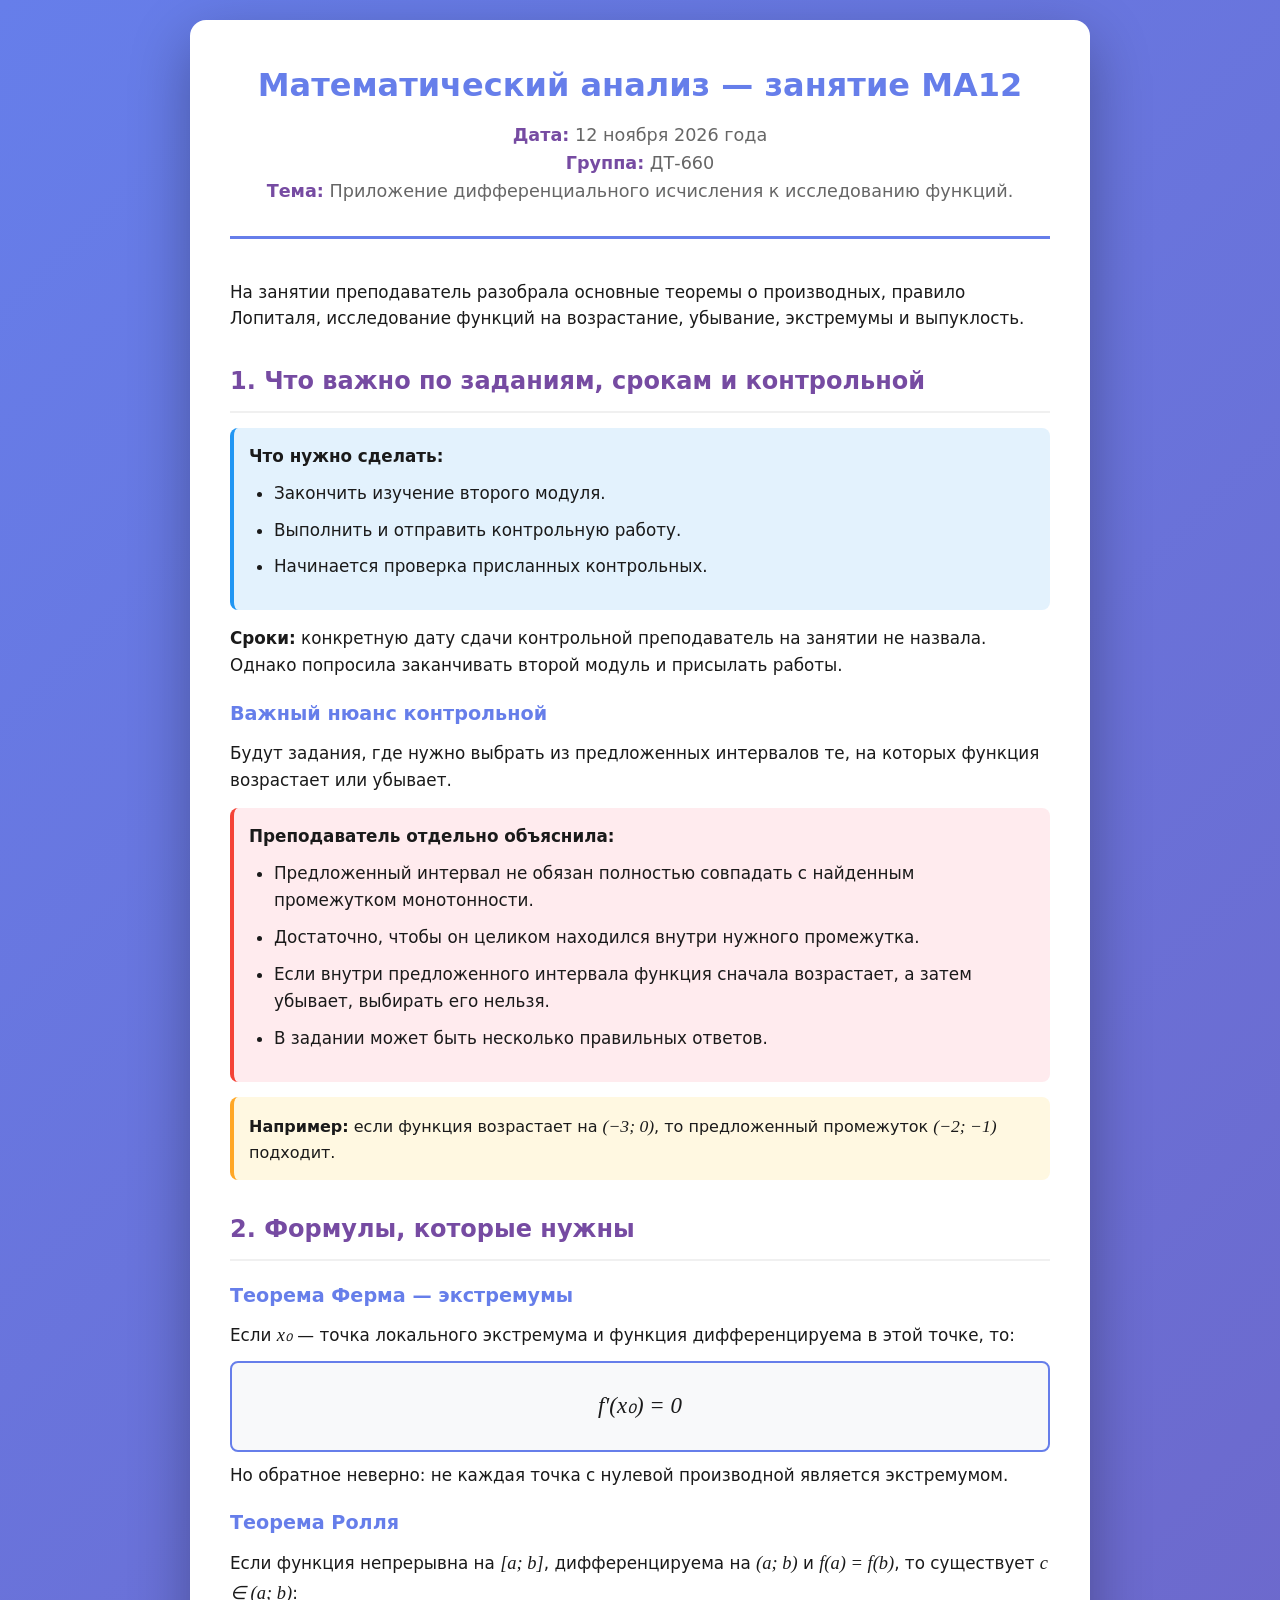
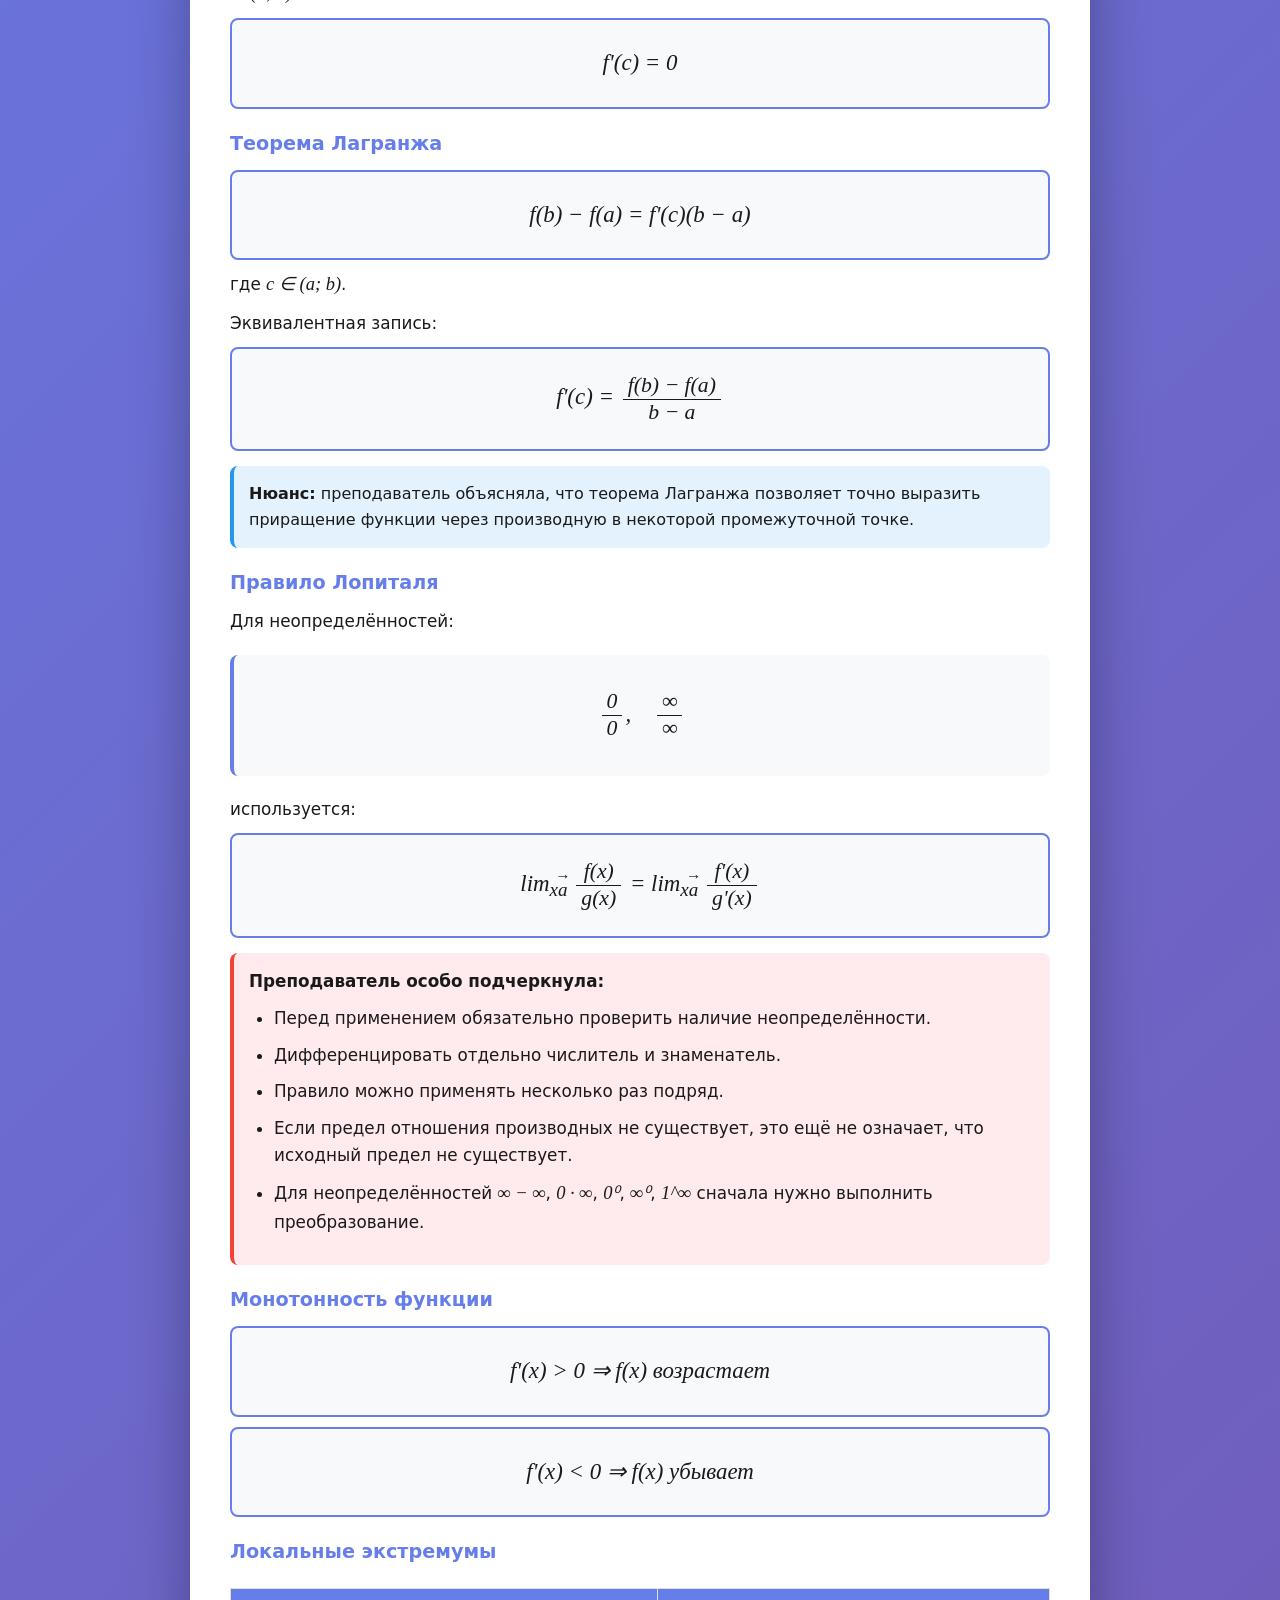
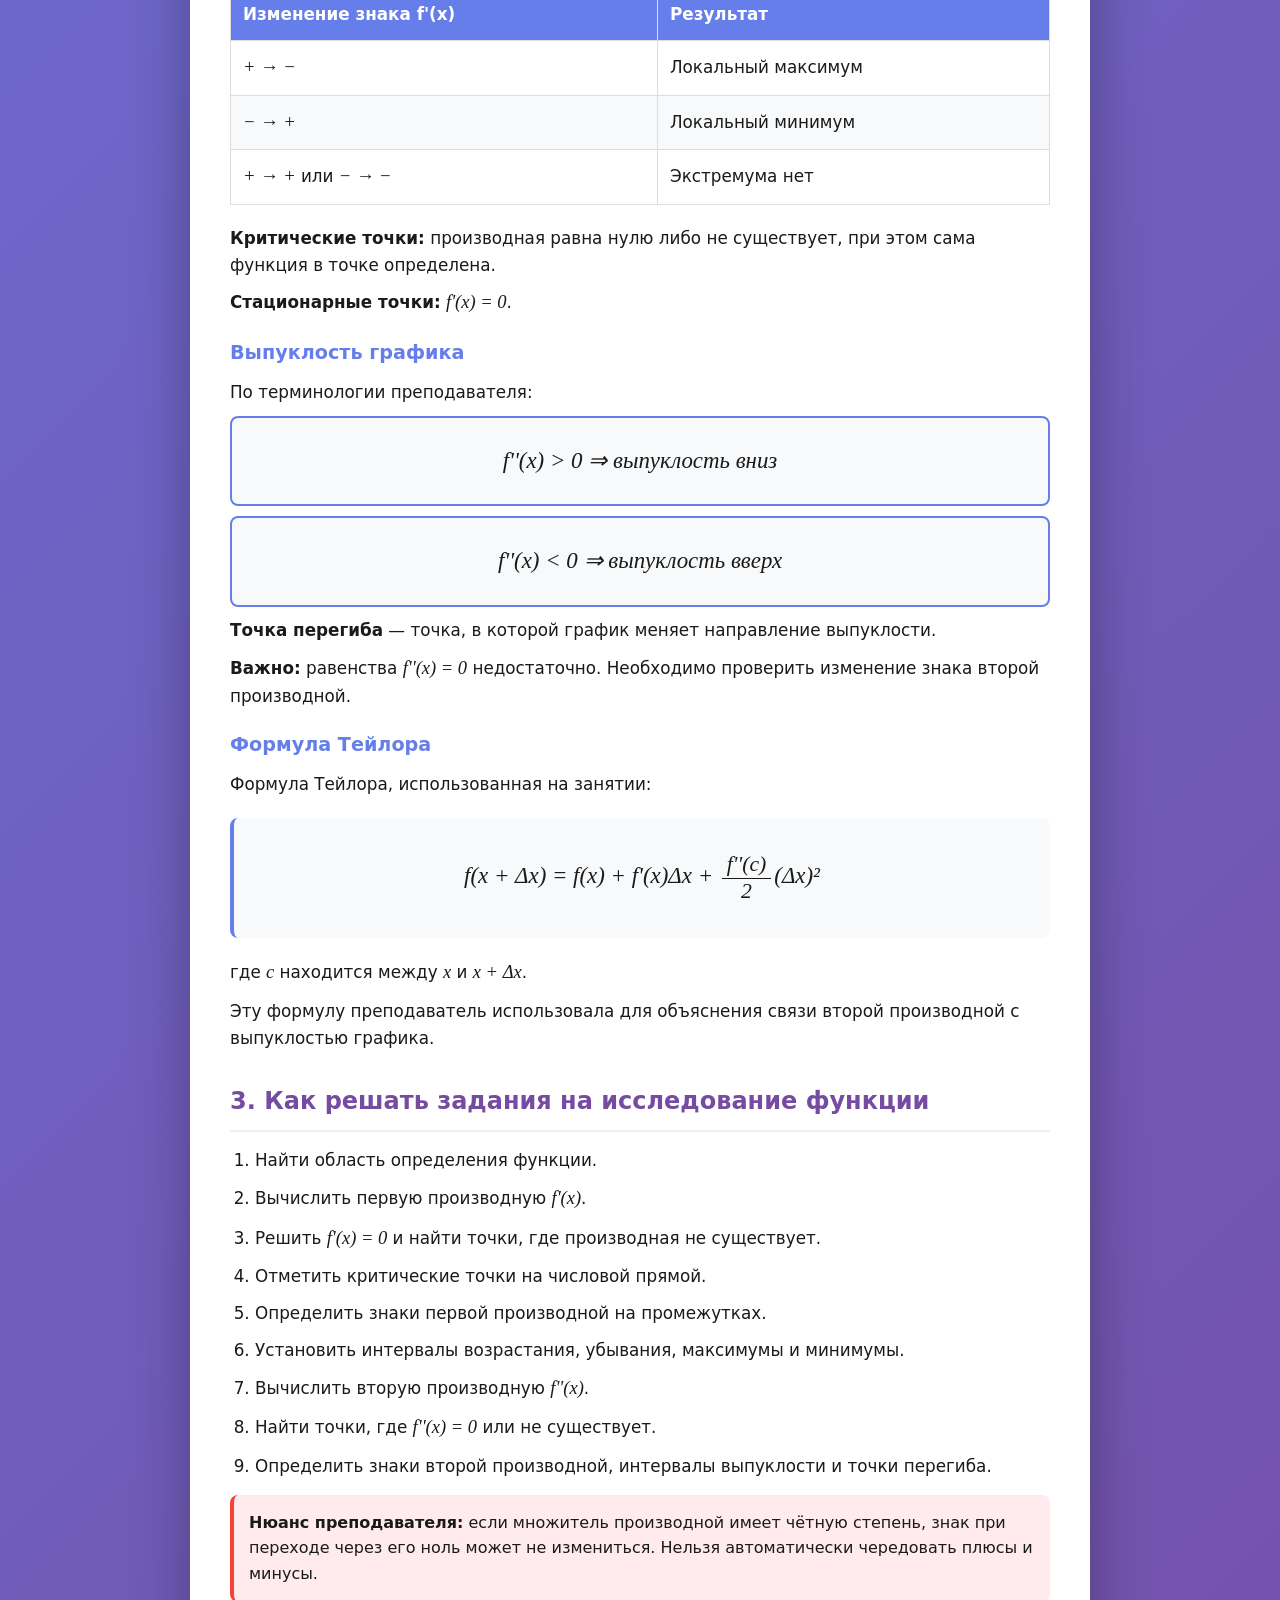
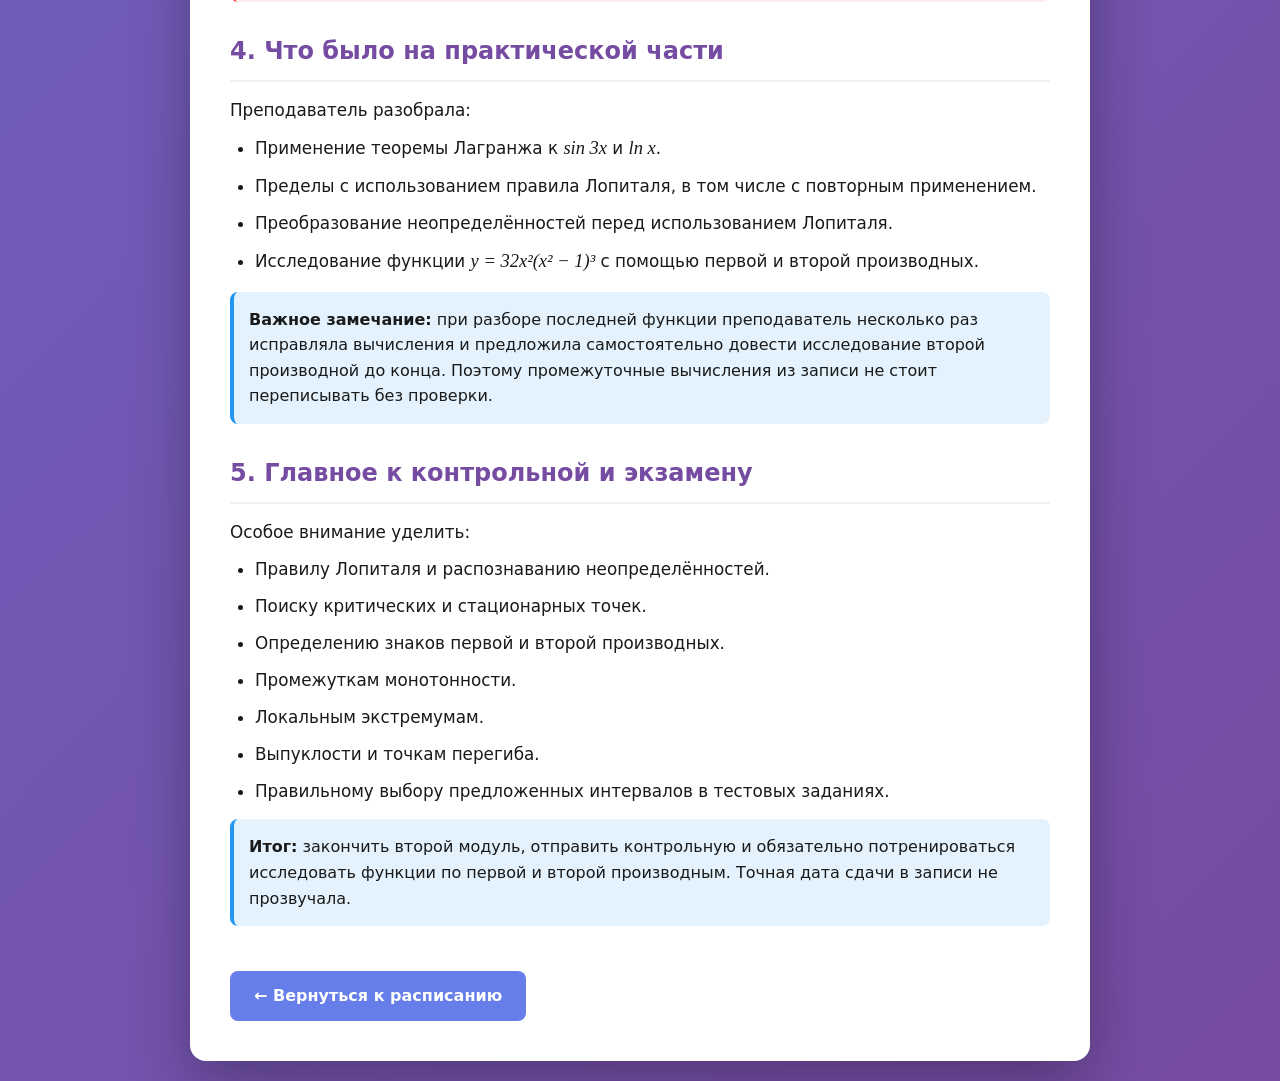
<file: lectures/ma-12-11-2026.html>
<!DOCTYPE html>
<html lang="ru">
<head>
    <meta charset="UTF-8">
    <meta name="viewport" content="width=device-width, initial-scale=1.0">
    <title>МА — Исследование функций (12.11.2026)</title>
    <style>
        * {
            margin: 0;
            padding: 0;
            box-sizing: border-box;
        }

        body {
            font-family: -apple-system, BlinkMacSystemFont, 'Segoe UI', system-ui, sans-serif;
            line-height: 1.6;
            color: #1a1a1a;
            background: linear-gradient(135deg, #667eea 0%, #764ba2 100%);
            padding: 20px;
            min-height: 100vh;
        }

        .container {
            max-width: 900px;
            margin: 0 auto;
            background: white;
            border-radius: 16px;
            box-shadow: 0 20px 60px rgba(0, 0, 0, 0.3);
            padding: 40px;
        }

        .header {
            text-align: center;
            margin-bottom: 40px;
            padding-bottom: 30px;
            border-bottom: 3px solid #667eea;
        }

        h1 {
            font-size: 2em;
            color: #667eea;
            margin-bottom: 10px;
        }

        .meta {
            color: #666;
            font-size: 1.1em;
        }

        .meta strong {
            color: #764ba2;
        }

        h2 {
            color: #764ba2;
            font-size: 1.5em;
            margin-top: 30px;
            margin-bottom: 15px;
            padding-bottom: 10px;
            border-bottom: 2px solid #f0f0f0;
        }

        h3 {
            color: #667eea;
            font-size: 1.2em;
            margin-top: 20px;
            margin-bottom: 10px;
        }

        p, li {
            margin-bottom: 10px;
            font-size: 1.05em;
        }

        ul, ol {
            margin-left: 25px;
            margin-bottom: 15px;
        }

        .formula-box {
            background: #f8f9fa;
            border-left: 4px solid #667eea;
            padding: 20px;
            margin: 20px 0;
            border-radius: 8px;
            overflow-x: auto;
        }

        .formula {
            font-size: 1.3em;
            text-align: center;
            margin: 15px 0;
            font-family: 'Times New Roman', serif;
        }

        .example {
            background: #fff8e1;
            border-left: 4px solid #ffa726;
            padding: 15px;
            margin: 15px 0;
            border-radius: 8px;
        }

        table {
            width: 100%;
            border-collapse: collapse;
            margin: 20px 0;
            font-size: 1.05em;
        }

        th, td {
            border: 1px solid #ddd;
            padding: 12px;
            text-align: left;
        }

        th {
            background: #667eea;
            color: white;
            font-weight: 600;
        }

        tr:nth-child(even) {
            background: #f8f9fa;
        }

        .note {
            background: #e3f2fd;
            border-left: 4px solid #2196f3;
            padding: 15px;
            margin: 15px 0;
            border-radius: 8px;
        }

        .warning {
            background: #ffebee;
            border-left: 4px solid #f44336;
            padding: 15px;
            margin: 15px 0;
            border-radius: 8px;
        }

        .back-link {
            display: inline-block;
            margin-top: 30px;
            padding: 12px 24px;
            background: #667eea;
            color: white;
            text-decoration: none;
            border-radius: 8px;
            font-weight: 600;
            transition: background 0.3s;
        }

        .back-link:hover {
            background: #764ba2;
        }

        .math {
            font-family: 'Times New Roman', serif;
            font-style: italic;
            font-size: 1.1em;
        }

        .vector {
            position: relative;
            display: inline-block;
            font-style: italic;
        }

        .vector::after {
            content: '→';
            position: absolute;
            top: -0.7em;
            left: 50%;
            transform: translateX(-50%);
            font-size: 0.8em;
            font-style: normal;
        }

        .limit {
            display: inline-flex;
            flex-direction: column;
            vertical-align: middle;
            text-align: center;
            margin: 0 3px;
        }

        .limit-top {
            font-size: 1em;
            line-height: 1;
        }

        .limit-bottom {
            font-size: 0.7em;
            line-height: 1;
            font-style: normal;
            margin-top: 2px;
        }

        .fraction {
            display: inline-flex;
            flex-direction: column;
            vertical-align: middle;
            text-align: center;
            margin: 0 3px;
            font-size: 0.95em;
        }

        .numerator {
            border-bottom: 1px solid currentColor;
            padding: 0 5px 1px 5px;
            display: block;
            line-height: 1.1;
        }

        .denominator {
            padding: 1px 5px 0 5px;
            display: block;
            line-height: 1.1;
        }

        .highlight {
            background: #ffeb3b;
            padding: 2px 6px;
            border-radius: 3px;
            font-weight: 600;
        }

        .boxed {
            border: 2px solid #667eea;
            padding: 10px 15px;
            margin: 10px 0;
            border-radius: 8px;
            background: #f8f9fa;
        }

        @media (max-width: 600px) {
            .container {
                padding: 20px;
            }

            h1 {
                font-size: 1.5em;
            }

            h2 {
                font-size: 1.3em;
            }
        }
    </style>
</head>
<body>
    <div class="container">
        <div class="header">
            <h1>Математический анализ — занятие МА12</h1>
            <div class="meta">
                <strong>Дата:</strong> 12 ноября 2026 года<br>
                <strong>Группа:</strong> ДТ-660<br>
                <strong>Тема:</strong> Приложение дифференциального исчисления к исследованию функций.
            </div>
        </div>

        <p>На занятии преподаватель разобрала основные теоремы о производных, правило Лопиталя, исследование функций на возрастание, убывание, экстремумы и выпуклость.</p>

        <h2>1. Что важно по заданиям, срокам и контрольной</h2>
        
        <div class="note">
            <p><strong>Что нужно сделать:</strong></p>
            <ul>
                <li>Закончить изучение второго модуля.</li>
                <li>Выполнить и отправить контрольную работу.</li>
                <li>Начинается проверка присланных контрольных.</li>
            </ul>
        </div>

        <p><strong>Сроки:</strong> конкретную дату сдачи контрольной преподаватель на занятии не назвала. Однако попросила заканчивать второй модуль и присылать работы.</p>

        <h3>Важный нюанс контрольной</h3>
        <p>Будут задания, где нужно выбрать из предложенных интервалов те, на которых функция возрастает или убывает.</p>

        <div class="warning">
            <p><strong>Преподаватель отдельно объяснила:</strong></p>
            <ul>
                <li>Предложенный интервал не обязан полностью совпадать с найденным промежутком монотонности.</li>
                <li>Достаточно, чтобы он целиком находился внутри нужного промежутка.</li>
                <li>Если внутри предложенного интервала функция сначала возрастает, а затем убывает, выбирать его нельзя.</li>
                <li>В задании может быть несколько правильных ответов.</li>
            </ul>
        </div>

        <div class="example">
            <strong>Например:</strong> если функция возрастает на <span class="math">(−3; 0)</span>, то предложенный промежуток <span class="math">(−2; −1)</span> подходит.
        </div>

        <h2>2. Формулы, которые нужны</h2>

        <h3>Теорема Ферма — экстремумы</h3>
        <p>Если <span class="math">x₀</span> — точка локального экстремума и функция дифференцируема в этой точке, то:</p>
        <div class="boxed">
            <div class="formula">
                <span class="math">f'(x₀) = 0</span>
            </div>
        </div>
        <p>Но обратное неверно: не каждая точка с нулевой производной является экстремумом.</p>

        <h3>Теорема Ролля</h3>
        <p>Если функция непрерывна на <span class="math">[a; b]</span>, дифференцируема на <span class="math">(a; b)</span> и <span class="math">f(a) = f(b)</span>, то существует <span class="math">c ∈ (a; b)</span>:</p>
        <div class="boxed">
            <div class="formula">
                <span class="math">f'(c) = 0</span>
            </div>
        </div>

        <h3>Теорема Лагранжа</h3>
        <div class="boxed">
            <div class="formula">
                <span class="math">f(b) − f(a) = f'(c)(b − a)</span>
            </div>
        </div>
        <p>где <span class="math">c ∈ (a; b)</span>.</p>

        <p>Эквивалентная запись:</p>
        <div class="boxed">
            <div class="formula">
                <span class="math">
                    f'(c) = <span class="fraction">
                        <span class="numerator">f(b) − f(a)</span>
                        <span class="denominator">b − a</span>
                    </span>
                </span>
            </div>
        </div>

        <div class="note">
            <strong>Нюанс:</strong> преподаватель объясняла, что теорема Лагранжа позволяет точно выразить приращение функции через производную в некоторой промежуточной точке.
        </div>

        <h3>Правило Лопиталя</h3>
        <p>Для неопределённостей:</p>
        <div class="formula-box">
            <div class="formula">
                <span class="math">
                    <span class="fraction">
                        <span class="numerator">0</span>
                        <span class="denominator">0</span>
                    </span>, &nbsp;&nbsp;
                    <span class="fraction">
                        <span class="numerator">∞</span>
                        <span class="denominator">∞</span>
                    </span>
                </span>
            </div>
        </div>

        <p>используется:</p>
        <div class="boxed">
            <div class="formula">
                <span class="math">
                    lim<sub>x<span class="vector">a</span></sub> <span class="fraction">
                        <span class="numerator">f(x)</span>
                        <span class="denominator">g(x)</span>
                    </span> = lim<sub>x<span class="vector">a</span></sub> <span class="fraction">
                        <span class="numerator">f'(x)</span>
                        <span class="denominator">g'(x)</span>
                    </span>
                </span>
            </div>
        </div>

        <div class="warning">
            <p><strong>Преподаватель особо подчеркнула:</strong></p>
            <ul>
                <li>Перед применением обязательно проверить наличие неопределённости.</li>
                <li>Дифференцировать отдельно числитель и знаменатель.</li>
                <li>Правило можно применять несколько раз подряд.</li>
                <li>Если предел отношения производных не существует, это ещё не означает, что исходный предел не существует.</li>
                <li>Для неопределённостей <span class="math">∞ − ∞</span>, <span class="math">0 · ∞</span>, <span class="math">0⁰</span>, <span class="math">∞⁰</span>, <span class="math">1^∞</span> сначала нужно выполнить преобразование.</li>
            </ul>
        </div>

        <h3>Монотонность функции</h3>
        <div class="boxed">
            <div class="formula">
                <span class="math">f'(x) > 0 ⇒ f(x) возрастает</span>
            </div>
        </div>

        <div class="boxed">
            <div class="formula">
                <span class="math">f'(x) < 0 ⇒ f(x) убывает</span>
            </div>
        </div>

        <h3>Локальные экстремумы</h3>
        <table>
            <thead>
                <tr>
                    <th>Изменение знака f'(x)</th>
                    <th>Результат</th>
                </tr>
            </thead>
            <tbody>
                <tr>
                    <td><span class="math">+ → −</span></td>
                    <td>Локальный максимум</td>
                </tr>
                <tr>
                    <td><span class="math">− → +</span></td>
                    <td>Локальный минимум</td>
                </tr>
                <tr>
                    <td><span class="math">+ → +</span> или <span class="math">− → −</span></td>
                    <td>Экстремума нет</td>
                </tr>
            </tbody>
        </table>

        <p><strong>Критические точки:</strong> производная равна нулю либо не существует, при этом сама функция в точке определена.</p>
        <p><strong>Стационарные точки:</strong> <span class="math">f'(x) = 0</span>.</p>

        <h3>Выпуклость графика</h3>
        <p>По терминологии преподавателя:</p>
        <div class="boxed">
            <div class="formula">
                <span class="math">f''(x) > 0 ⇒ выпуклость вниз</span>
            </div>
        </div>

        <div class="boxed">
            <div class="formula">
                <span class="math">f''(x) < 0 ⇒ выпуклость вверх</span>
            </div>
        </div>

        <p><strong>Точка перегиба</strong> — точка, в которой график меняет направление выпуклости.</p>
        <p><strong>Важно:</strong> равенства <span class="math">f''(x) = 0</span> недостаточно. Необходимо проверить изменение знака второй производной.</p>

        <h3>Формула Тейлора</h3>
        <p>Формула Тейлора, использованная на занятии:</p>
        <div class="formula-box">
            <div class="formula">
                <span class="math">
                    f(x + Δx) = f(x) + f'(x)Δx + <span class="fraction">
                        <span class="numerator">f''(c)</span>
                        <span class="denominator">2</span>
                    </span>(Δx)²
                </span>
            </div>
        </div>
        <p>где <span class="math">c</span> находится между <span class="math">x</span> и <span class="math">x + Δx</span>.</p>
        <p>Эту формулу преподаватель использовала для объяснения связи второй производной с выпуклостью графика.</p>

        <h2>3. Как решать задания на исследование функции</h2>
        <ol>
            <li>Найти область определения функции.</li>
            <li>Вычислить первую производную <span class="math">f'(x)</span>.</li>
            <li>Решить <span class="math">f'(x) = 0</span> и найти точки, где производная не существует.</li>
            <li>Отметить критические точки на числовой прямой.</li>
            <li>Определить знаки первой производной на промежутках.</li>
            <li>Установить интервалы возрастания, убывания, максимумы и минимумы.</li>
            <li>Вычислить вторую производную <span class="math">f''(x)</span>.</li>
            <li>Найти точки, где <span class="math">f''(x) = 0</span> или не существует.</li>
            <li>Определить знаки второй производной, интервалы выпуклости и точки перегиба.</li>
        </ol>

        <div class="warning">
            <strong>Нюанс преподавателя:</strong> если множитель производной имеет чётную степень, знак при переходе через его ноль может не измениться. Нельзя автоматически чередовать плюсы и минусы.
        </div>

        <h2>4. Что было на практической части</h2>
        <p>Преподаватель разобрала:</p>
        <ul>
            <li>Применение теоремы Лагранжа к <span class="math">sin 3x</span> и <span class="math">ln x</span>.</li>
            <li>Пределы с использованием правила Лопиталя, в том числе с повторным применением.</li>
            <li>Преобразование неопределённостей перед использованием Лопиталя.</li>
            <li>Исследование функции <span class="math">y = 32x²(x² − 1)³</span> с помощью первой и второй производных.</li>
        </ul>

        <div class="note">
            <strong>Важное замечание:</strong> при разборе последней функции преподаватель несколько раз исправляла вычисления и предложила самостоятельно довести исследование второй производной до конца. Поэтому промежуточные вычисления из записи не стоит переписывать без проверки.
        </div>

        <h2>5. Главное к контрольной и экзамену</h2>
        <p>Особое внимание уделить:</p>
        <ul>
            <li>Правилу Лопиталя и распознаванию неопределённостей.</li>
            <li>Поиску критических и стационарных точек.</li>
            <li>Определению знаков первой и второй производных.</li>
            <li>Промежуткам монотонности.</li>
            <li>Локальным экстремумам.</li>
            <li>Выпуклости и точкам перегиба.</li>
            <li>Правильному выбору предложенных интервалов в тестовых заданиях.</li>
        </ul>

        <div class="note">
            <strong>Итог:</strong> закончить второй модуль, отправить контрольную и обязательно потренироваться исследовать функции по первой и второй производным. Точная дата сдачи в записи не прозвучала.
        </div>

        <a href="../index.html" class="back-link">← Вернуться к расписанию</a>
    </div>
</body>
</html>
</file>
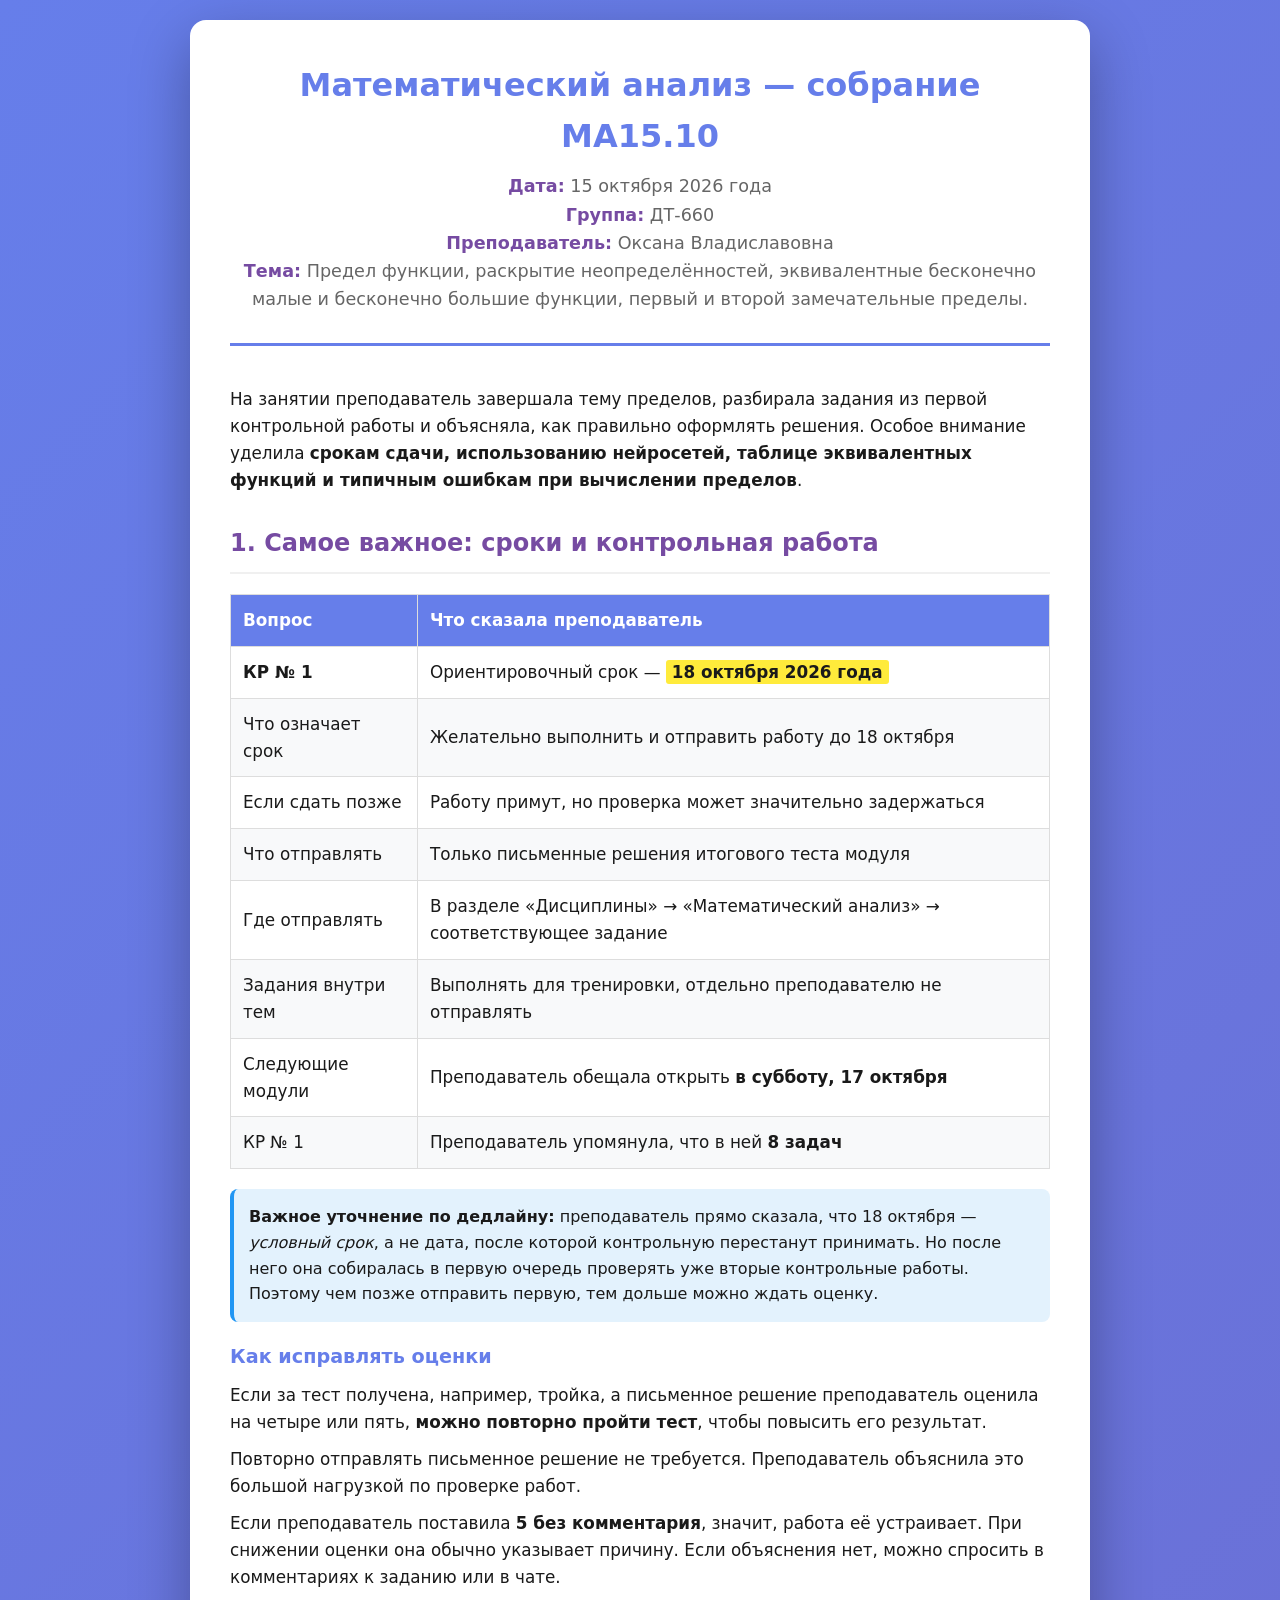
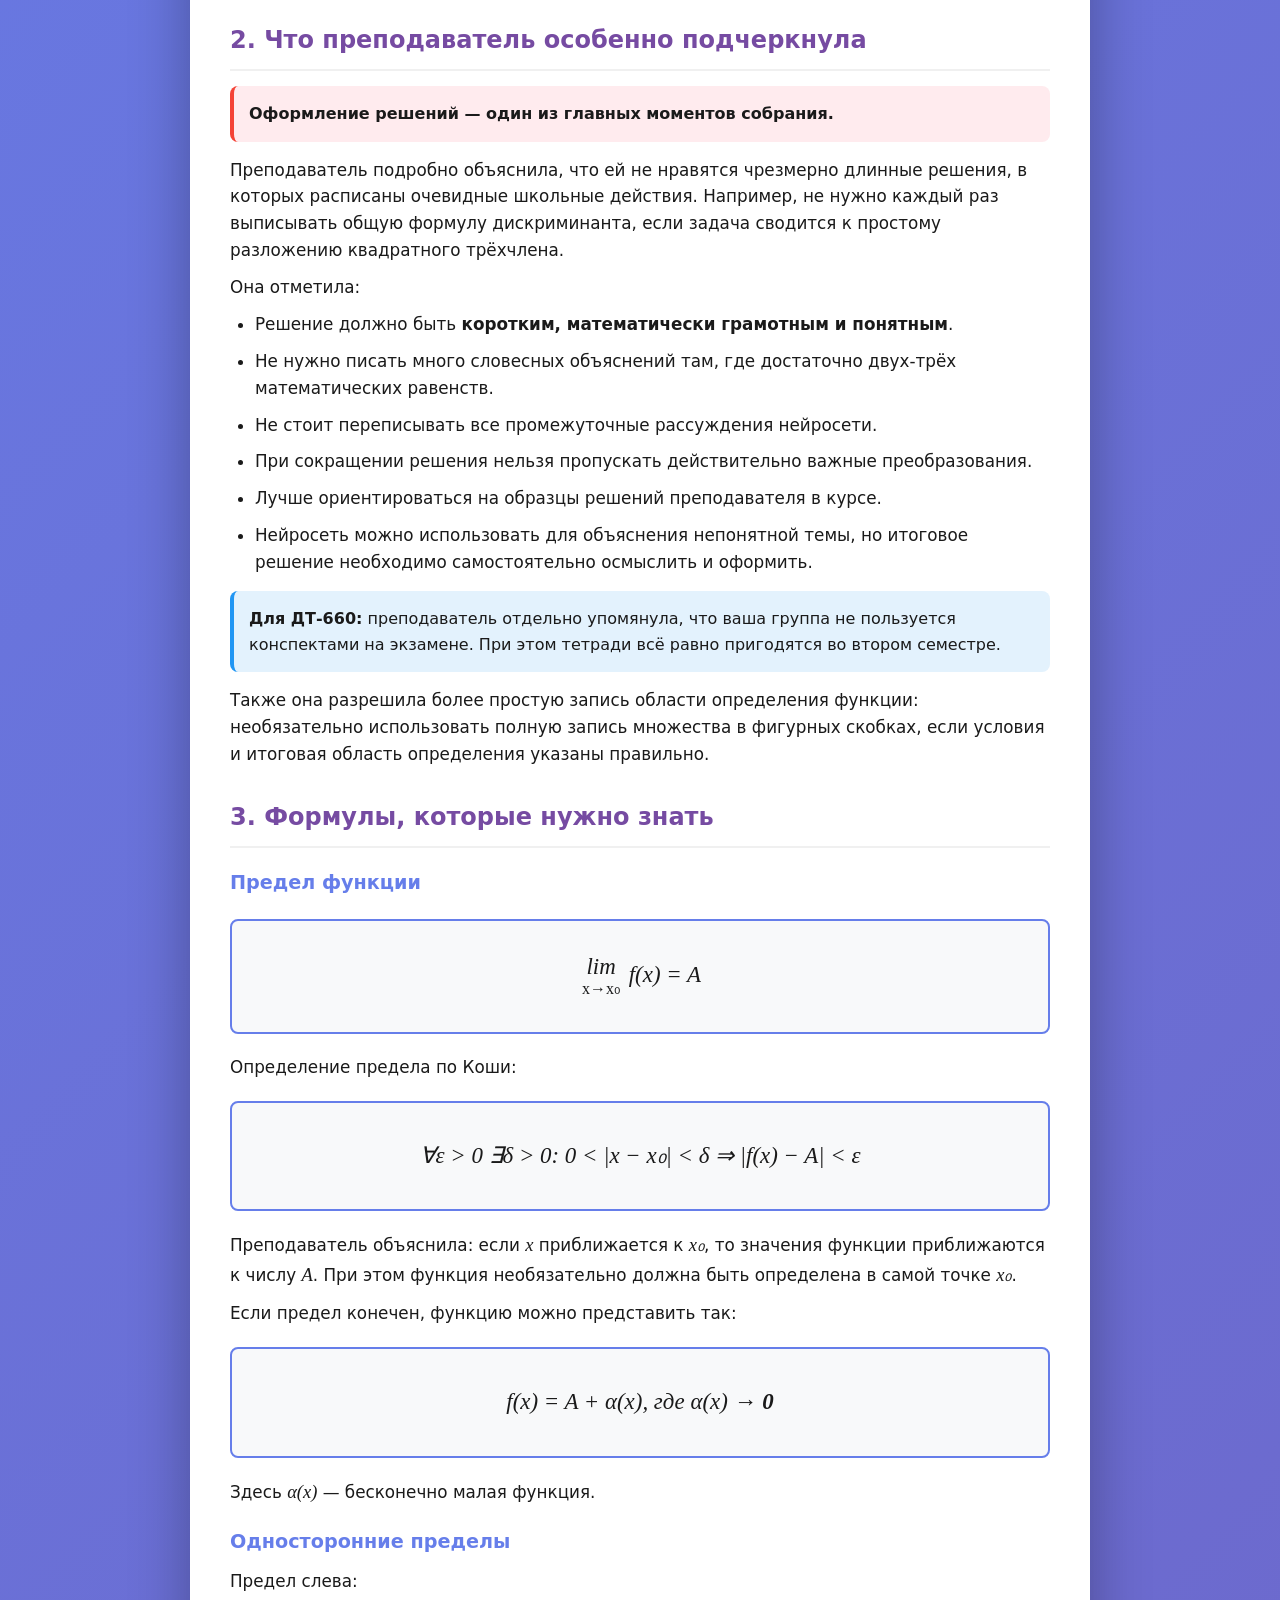
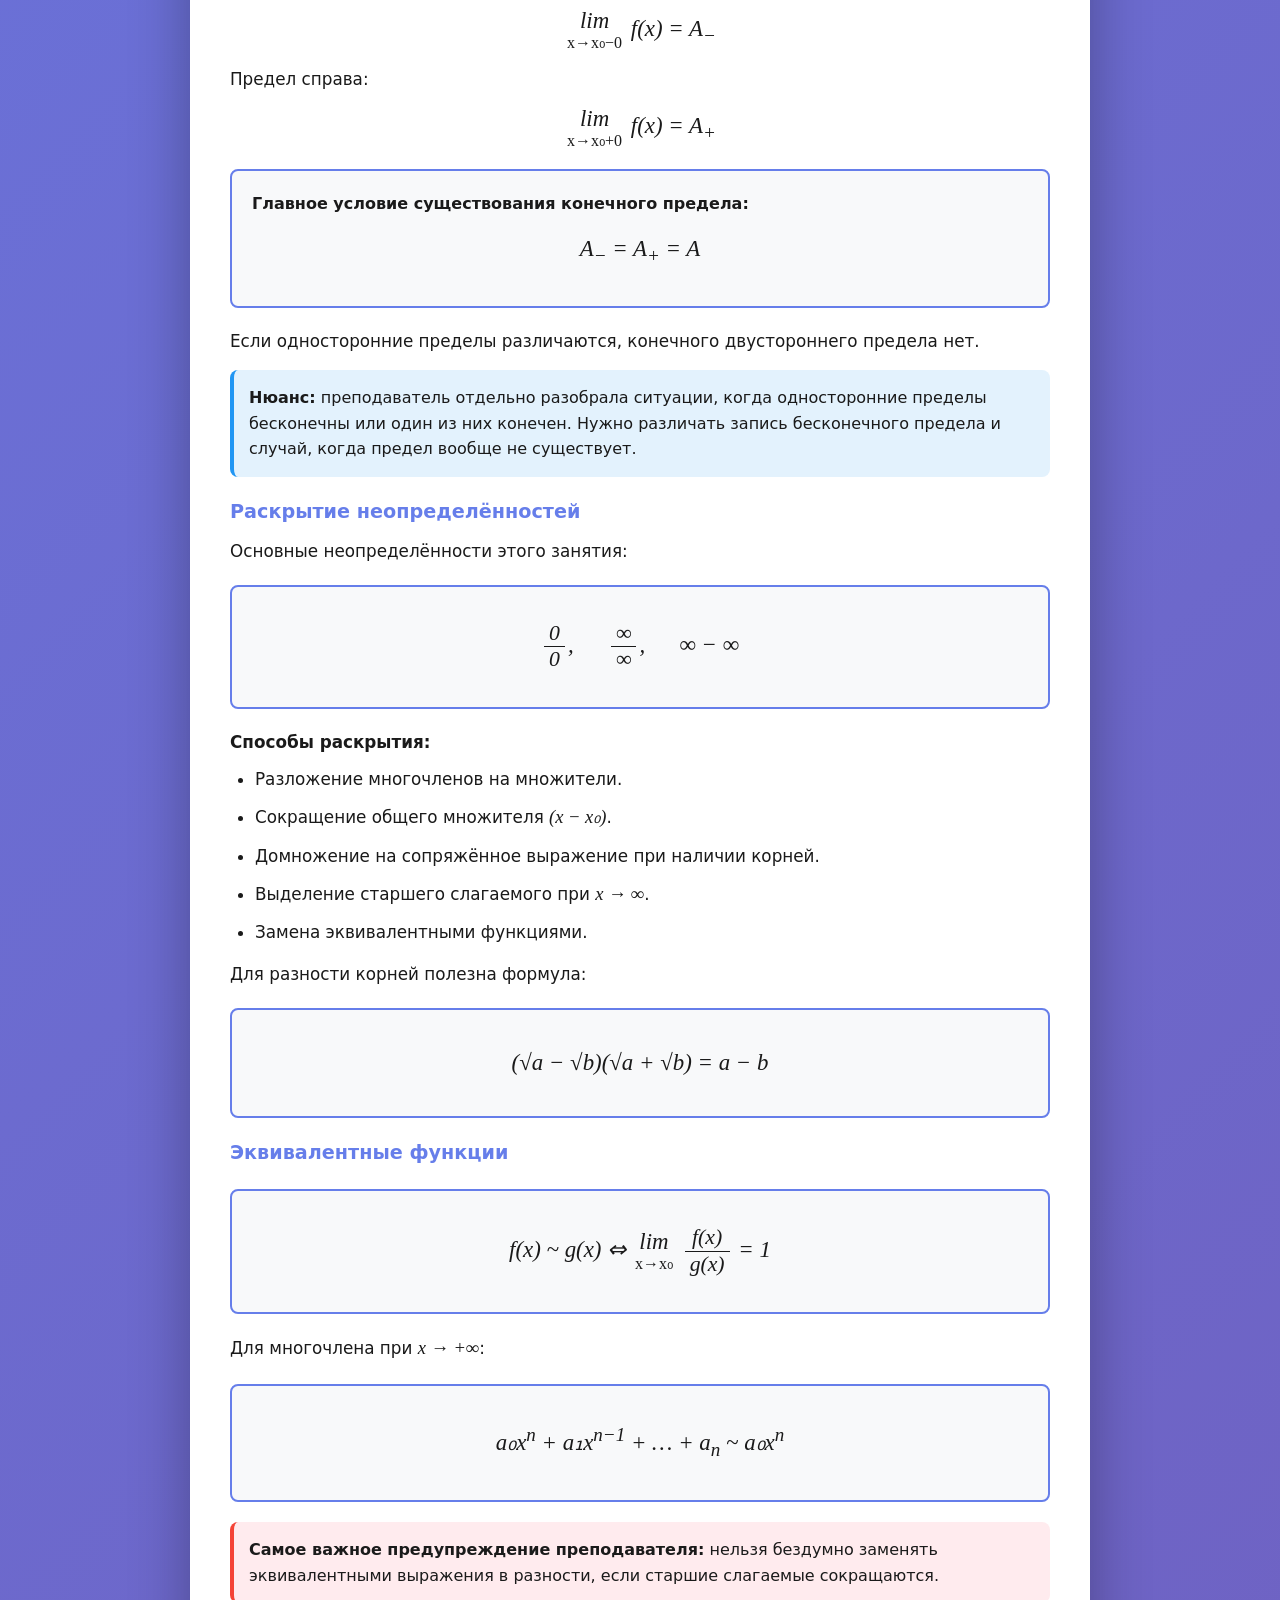
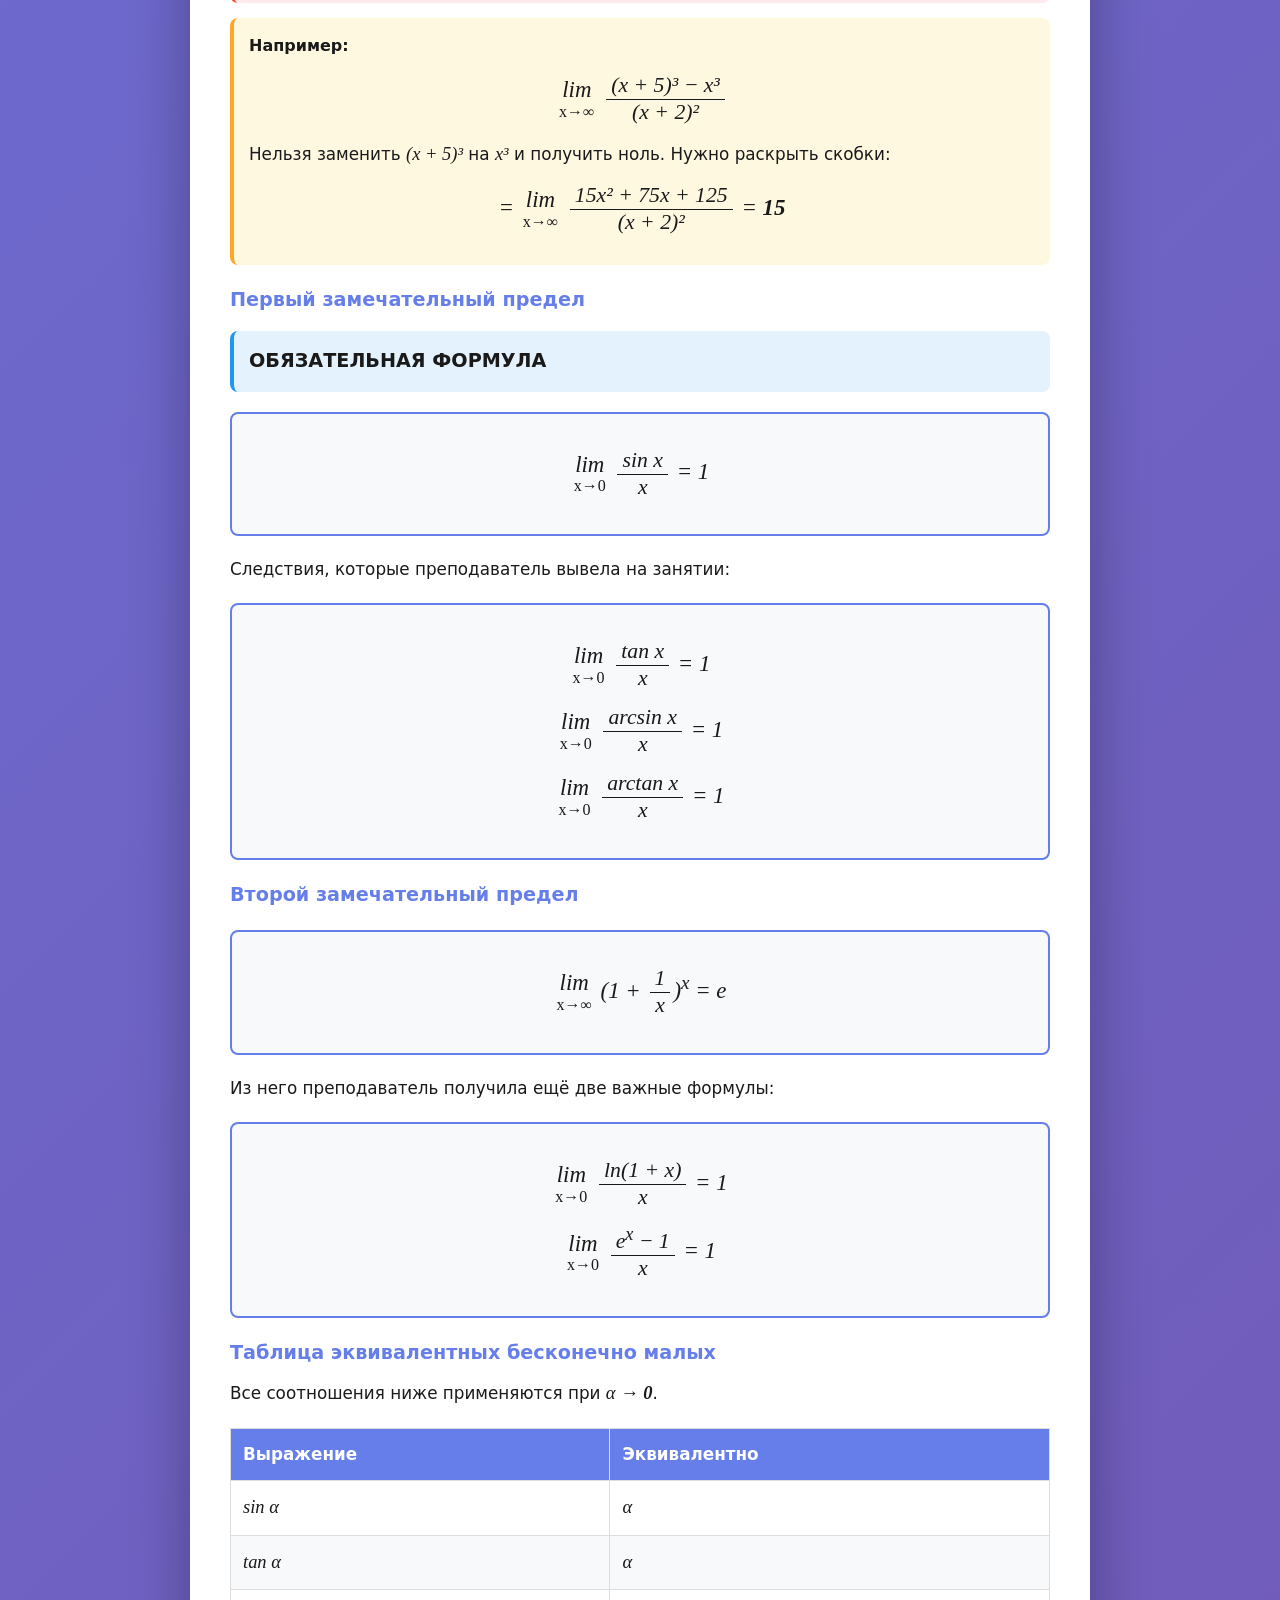
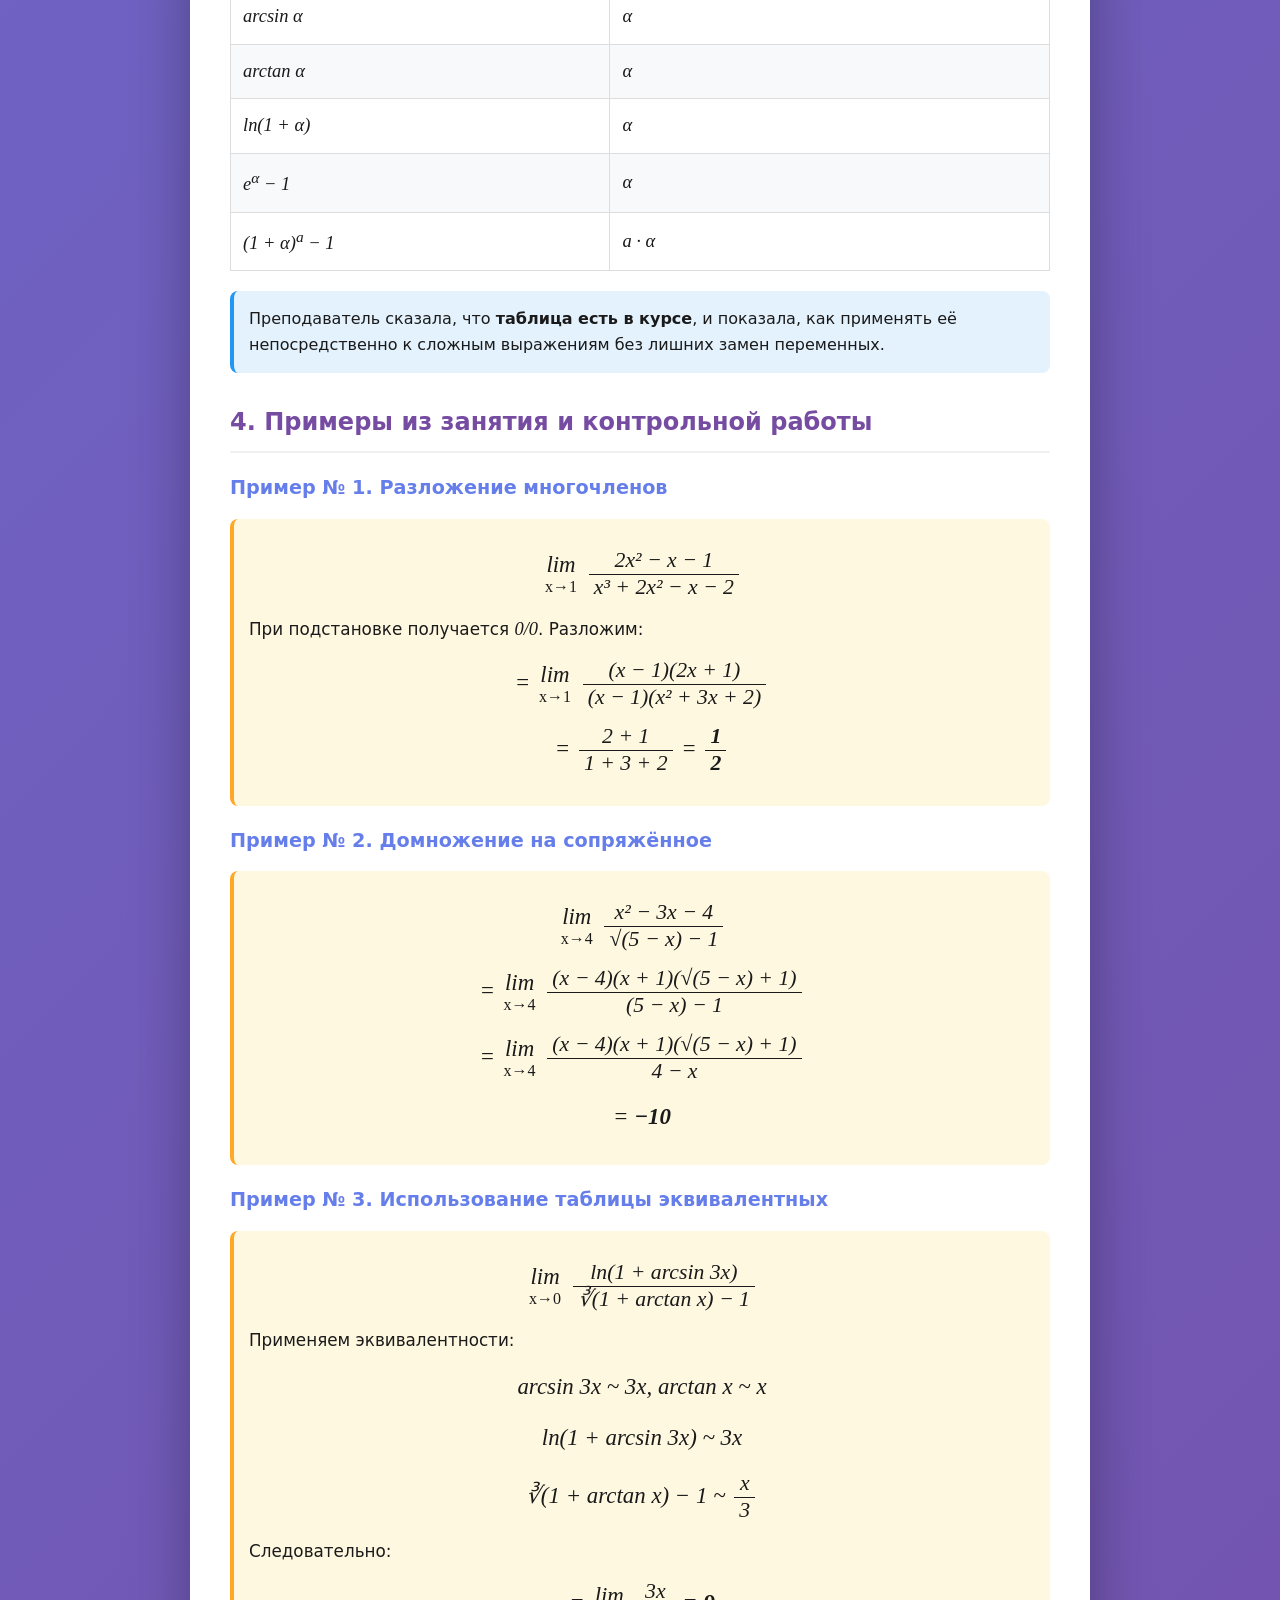
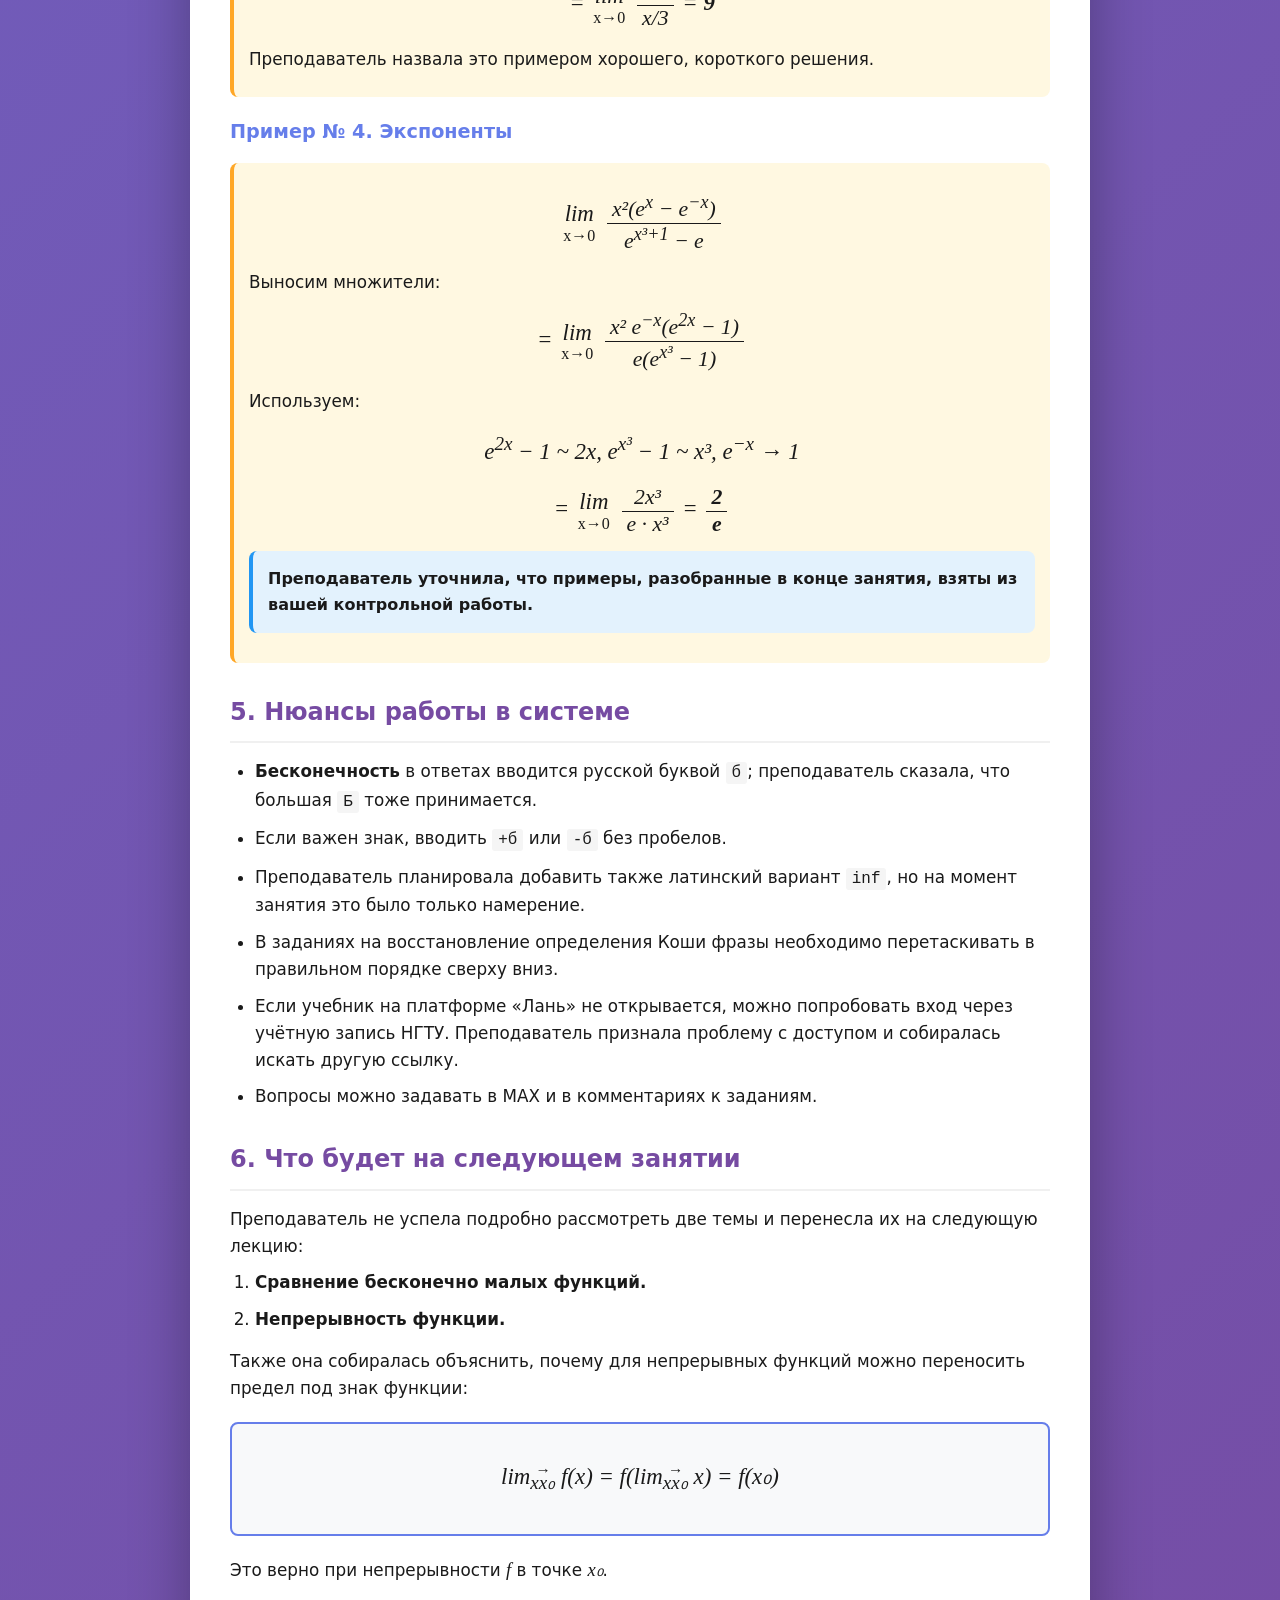
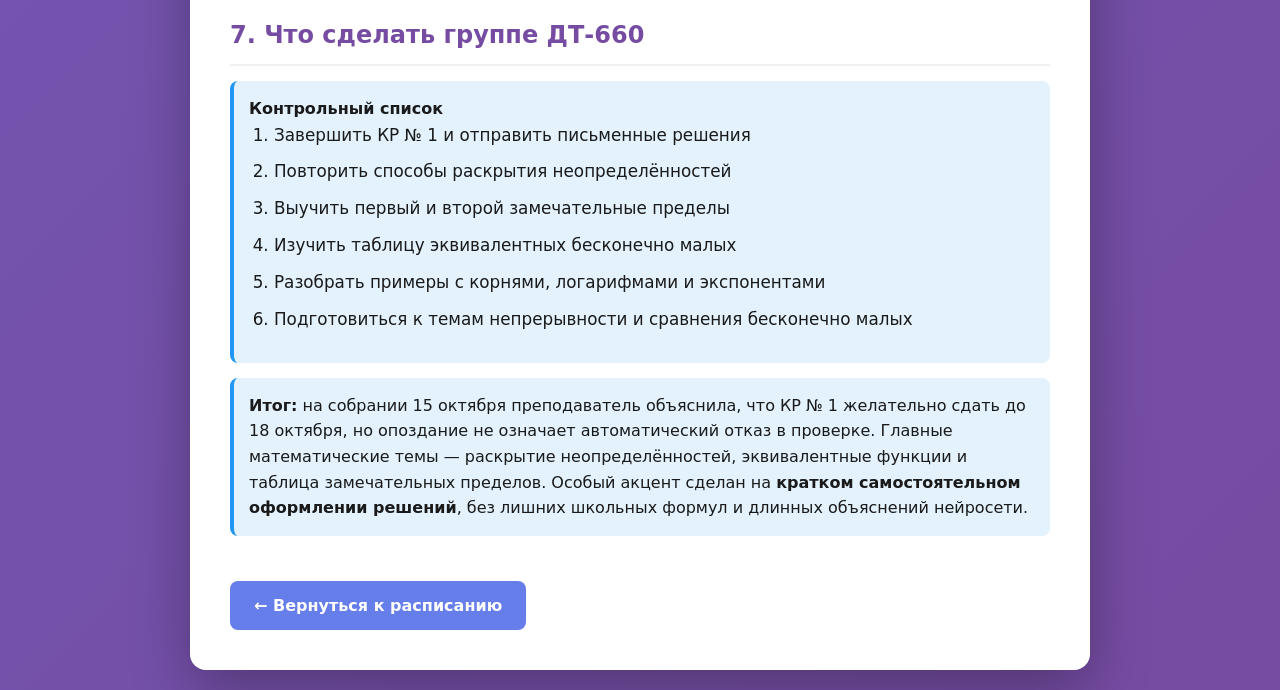
<file: lectures/ma-15-10-2026.html>
<!DOCTYPE html>
<html lang="ru">
<head>
    <meta charset="UTF-8">
    <meta name="viewport" content="width=device-width, initial-scale=1.0">
    <title>МА — Пределы функций и неопределённости (15.10.2026)</title>
    <style>
        * {
            margin: 0;
            padding: 0;
            box-sizing: border-box;
        }

        body {
            font-family: -apple-system, BlinkMacSystemFont, 'Segoe UI', system-ui, sans-serif;
            line-height: 1.6;
            color: #1a1a1a;
            background: linear-gradient(135deg, #667eea 0%, #764ba2 100%);
            padding: 20px;
            min-height: 100vh;
        }

        .container {
            max-width: 900px;
            margin: 0 auto;
            background: white;
            border-radius: 16px;
            box-shadow: 0 20px 60px rgba(0, 0, 0, 0.3);
            padding: 40px;
        }

        .header {
            text-align: center;
            margin-bottom: 40px;
            padding-bottom: 30px;
            border-bottom: 3px solid #667eea;
        }

        h1 {
            font-size: 2em;
            color: #667eea;
            margin-bottom: 10px;
        }

        .meta {
            color: #666;
            font-size: 1.1em;
        }

        .meta strong {
            color: #764ba2;
        }

        h2 {
            color: #764ba2;
            font-size: 1.5em;
            margin-top: 30px;
            margin-bottom: 15px;
            padding-bottom: 10px;
            border-bottom: 2px solid #f0f0f0;
        }

        h3 {
            color: #667eea;
            font-size: 1.2em;
            margin-top: 20px;
            margin-bottom: 10px;
        }

        p, li {
            margin-bottom: 10px;
            font-size: 1.05em;
        }

        ul, ol {
            margin-left: 25px;
            margin-bottom: 15px;
        }

        .formula-box {
            background: #f8f9fa;
            border: 2px solid #667eea;
            padding: 20px;
            margin: 20px 0;
            border-radius: 8px;
            overflow-x: auto;
        }

        .formula {
            font-size: 1.3em;
            text-align: center;
            margin: 15px 0;
            font-family: 'Times New Roman', serif;
        }

        .example {
            background: #fff8e1;
            border-left: 4px solid #ffa726;
            padding: 15px;
            margin: 15px 0;
            border-radius: 8px;
        }

        table {
            width: 100%;
            border-collapse: collapse;
            margin: 20px 0;
            font-size: 1.05em;
        }

        th, td {
            border: 1px solid #ddd;
            padding: 12px;
            text-align: left;
        }

        th {
            background: #667eea;
            color: white;
            font-weight: 600;
        }

        tr:nth-child(even) {
            background: #f8f9fa;
        }

        .highlight {
            background: #ffeb3b;
            padding: 2px 6px;
            border-radius: 3px;
            font-weight: 600;
        }

        .note {
            background: #e3f2fd;
            border-left: 4px solid #2196f3;
            padding: 15px;
            margin: 15px 0;
            border-radius: 8px;
        }

        .warning {
            background: #ffebee;
            border-left: 4px solid #f44336;
            padding: 15px;
            margin: 15px 0;
            border-radius: 8px;
        }

        .back-link {
            display: inline-block;
            margin-top: 30px;
            padding: 12px 24px;
            background: #667eea;
            color: white;
            text-decoration: none;
            border-radius: 8px;
            font-weight: 600;
            transition: background 0.3s;
        }

        .back-link:hover {
            background: #764ba2;
        }

        code {
            background: #f5f5f5;
            padding: 2px 6px;
            border-radius: 3px;
            font-family: 'Courier New', monospace;
            font-size: 0.95em;
        }

        .math {
            font-family: 'Times New Roman', serif;
            font-style: italic;
            font-size: 1.1em;
        }

        .vector {
            position: relative;
            display: inline-block;
            font-style: italic;
        }

        .vector::after {
            content: '→';
            position: absolute;
            top: -0.7em;
            left: 50%;
            transform: translateX(-50%);
            font-size: 0.8em;
            font-style: normal;
        }

        .limit {
            display: inline-flex;
            flex-direction: column;
            vertical-align: middle;
            text-align: center;
            margin: 0 3px;
        }

        .limit-top {
            font-size: 1em;
            line-height: 1;
        }

        .limit-bottom {
            font-size: 0.7em;
            line-height: 1;
            font-style: normal;
            margin-top: 2px;
        }

        .fraction {
            display: inline-flex;
            flex-direction: column;
            vertical-align: middle;
            text-align: center;
            margin: 0 3px;
            font-size: 0.95em;
        }

        .numerator {
            border-bottom: 1px solid currentColor;
            padding: 0 5px 1px 5px;
            display: block;
            line-height: 1.1;
        }

        .denominator {
            padding: 1px 5px 0 5px;
            display: block;
            line-height: 1.1;
        }

        @media (max-width: 600px) {
            .container {
                padding: 20px;
            }

            h1 {
                font-size: 1.5em;
            }

            h2 {
                font-size: 1.3em;
            }
        }
    </style>
</head>
<body>
    <div class="container">
        <div class="header">
            <h1>Математический анализ — собрание МА15.10</h1>
            <div class="meta">
                <strong>Дата:</strong> 15 октября 2026 года<br>
                <strong>Группа:</strong> ДТ-660<br>
                <strong>Преподаватель:</strong> Оксана Владиславовна<br>
                <strong>Тема:</strong> Предел функции, раскрытие неопределённостей, эквивалентные бесконечно малые и бесконечно большие функции, первый и второй замечательные пределы.
            </div>
        </div>

        <p>На занятии преподаватель завершала тему пределов, разбирала задания из первой контрольной работы и объясняла, как правильно оформлять решения. Особое внимание уделила <strong>срокам сдачи, использованию нейросетей, таблице эквивалентных функций и типичным ошибкам при вычислении пределов</strong>.</p>

        <h2>1. Самое важное: сроки и контрольная работа</h2>

        <table>
            <thead>
                <tr>
                    <th>Вопрос</th>
                    <th>Что сказала преподаватель</th>
                </tr>
            </thead>
            <tbody>
                <tr>
                    <td><strong>КР № 1</strong></td>
                    <td>Ориентировочный срок — <span class="highlight">18 октября 2026 года</span></td>
                </tr>
                <tr>
                    <td>Что означает срок</td>
                    <td>Желательно выполнить и отправить работу до 18 октября</td>
                </tr>
                <tr>
                    <td>Если сдать позже</td>
                    <td>Работу примут, но проверка может значительно задержаться</td>
                </tr>
                <tr>
                    <td>Что отправлять</td>
                    <td>Только письменные решения итогового теста модуля</td>
                </tr>
                <tr>
                    <td>Где отправлять</td>
                    <td>В разделе «Дисциплины» → «Математический анализ» → соответствующее задание</td>
                </tr>
                <tr>
                    <td>Задания внутри тем</td>
                    <td>Выполнять для тренировки, отдельно преподавателю не отправлять</td>
                </tr>
                <tr>
                    <td>Следующие модули</td>
                    <td>Преподаватель обещала открыть <strong>в субботу, 17 октября</strong></td>
                </tr>
                <tr>
                    <td>КР № 1</td>
                    <td>Преподаватель упомянула, что в ней <strong>8 задач</strong></td>
                </tr>
            </tbody>
        </table>

        <div class="note">
            <strong>Важное уточнение по дедлайну:</strong> преподаватель прямо сказала, что 18 октября — <em>условный срок</em>, а не дата, после которой контрольную перестанут принимать. Но после него она собиралась в первую очередь проверять уже вторые контрольные работы. Поэтому чем позже отправить первую, тем дольше можно ждать оценку.
        </div>

        <h3>Как исправлять оценки</h3>
        <p>Если за тест получена, например, тройка, а письменное решение преподаватель оценила на четыре или пять, <strong>можно повторно пройти тест</strong>, чтобы повысить его результат.</p>
        <p>Повторно отправлять письменное решение не требуется. Преподаватель объяснила это большой нагрузкой по проверке работ.</p>
        <p>Если преподаватель поставила <strong>5 без комментария</strong>, значит, работа её устраивает. При снижении оценки она обычно указывает причину. Если объяснения нет, можно спросить в комментариях к заданию или в чате.</p>

        <h2>2. Что преподаватель особенно подчеркнула</h2>

        <div class="warning">
            <strong>Оформление решений — один из главных моментов собрания.</strong>
        </div>

        <p>Преподаватель подробно объяснила, что ей не нравятся чрезмерно длинные решения, в которых расписаны очевидные школьные действия. Например, не нужно каждый раз выписывать общую формулу дискриминанта, если задача сводится к простому разложению квадратного трёхчлена.</p>

        <p>Она отметила:</p>
        <ul>
            <li>Решение должно быть <strong>коротким, математически грамотным и понятным</strong>.</li>
            <li>Не нужно писать много словесных объяснений там, где достаточно двух-трёх математических равенств.</li>
            <li>Не стоит переписывать все промежуточные рассуждения нейросети.</li>
            <li>При сокращении решения нельзя пропускать действительно важные преобразования.</li>
            <li>Лучше ориентироваться на образцы решений преподавателя в курсе.</li>
            <li>Нейросеть можно использовать для объяснения непонятной темы, но итоговое решение необходимо самостоятельно осмыслить и оформить.</li>
        </ul>

        <div class="note">
            <strong>Для ДТ-660:</strong> преподаватель отдельно упомянула, что ваша группа не пользуется конспектами на экзамене. При этом тетради всё равно пригодятся во втором семестре.
        </div>

        <p>Также она разрешила более простую запись области определения функции: необязательно использовать полную запись множества в фигурных скобках, если условия и итоговая область определения указаны правильно.</p>

        <h2>3. Формулы, которые нужно знать</h2>

        <h3>Предел функции</h3>
        <div class="formula-box">
            <div class="formula">
                <span class="math"><span class="limit"><span class="limit-top">lim</span><span class="limit-bottom">x→x₀</span></span> f(x) = A</span>
            </div>
        </div>

        <p>Определение предела по Коши:</p>
        <div class="formula-box">
            <div class="formula">
                <span class="math">∀ε > 0  ∃δ > 0: 0 < |x − x₀| < δ  ⇒  |f(x) − A| < ε</span>
            </div>
        </div>

        <p>Преподаватель объяснила: если <span class="math">x</span> приближается к <span class="math">x₀</span>, то значения функции приближаются к числу <span class="math">A</span>. При этом функция необязательно должна быть определена в самой точке <span class="math">x₀</span>.</p>

        <p>Если предел конечен, функцию можно представить так:</p>
        <div class="formula-box">
            <div class="formula">
                <span class="math">f(x) = A + α(x),  где α(x) → <strong>0</strong></span>
            </div>
        </div>
        <p>Здесь <span class="math">α(x)</span> — бесконечно малая функция.</p>

        <h3>Односторонние пределы</h3>
        <p>Предел слева:</p>
        <div class="formula">
            <span class="math"><span class="limit"><span class="limit-top">lim</span><span class="limit-bottom">x→x₀−0</span></span> f(x) = A<sub>−</sub></span>
        </div>

        <p>Предел справа:</p>
        <div class="formula">
            <span class="math"><span class="limit"><span class="limit-top">lim</span><span class="limit-bottom">x→x₀+0</span></span> f(x) = A<sub>+</sub></span>
        </div>

        <div class="formula-box">
            <strong>Главное условие существования конечного предела:</strong>
            <div class="formula">
                <span class="math">A<sub>−</sub> = A<sub>+</sub> = A</span>
            </div>
        </div>

        <p>Если односторонние пределы различаются, конечного двустороннего предела нет.</p>

        <div class="note">
            <strong>Нюанс:</strong> преподаватель отдельно разобрала ситуации, когда односторонние пределы бесконечны или один из них конечен. Нужно различать запись бесконечного предела и случай, когда предел вообще не существует.
        </div>

        <h3>Раскрытие неопределённостей</h3>
        <p>Основные неопределённости этого занятия:</p>
        <div class="formula-box">
            <div class="formula">
                <span class="math">
                    <span class="fraction"><span class="numerator">0</span><span class="denominator">0</span></span>,
                    &nbsp;&nbsp;&nbsp;&nbsp;
                    <span class="fraction"><span class="numerator">∞</span><span class="denominator">∞</span></span>,
                    &nbsp;&nbsp;&nbsp;&nbsp;
                    ∞ − ∞
                </span>
            </div>
        </div>

        <p><strong>Способы раскрытия:</strong></p>
        <ul>
            <li>Разложение многочленов на множители.</li>
            <li>Сокращение общего множителя <span class="math">(x − x₀)</span>.</li>
            <li>Домножение на сопряжённое выражение при наличии корней.</li>
            <li>Выделение старшего слагаемого при <span class="math">x → ∞</span>.</li>
            <li>Замена эквивалентными функциями.</li>
        </ul>

        <p>Для разности корней полезна формула:</p>
        <div class="formula-box">
            <div class="formula">
                <span class="math">(√a − √b)(√a + √b) = a − b</span>
            </div>
        </div>

        <h3>Эквивалентные функции</h3>
        <div class="formula-box">
            <div class="formula">
                <span class="math">
                    f(x) ~ g(x)  ⇔  <span class="limit"><span class="limit-top">lim</span><span class="limit-bottom">x→x₀</span></span> <span class="fraction"><span class="numerator">f(x)</span><span class="denominator">g(x)</span></span> = 1
                </span>
            </div>
        </div>

        <p>Для многочлена при <span class="math">x → +∞</span>:</p>
        <div class="formula-box">
            <div class="formula">
                <span class="math">a₀x<sup>n</sup> + a₁x<sup>n−1</sup> + … + a<sub>n</sub>  ~  a₀x<sup>n</sup></span>
            </div>
        </div>

        <div class="warning">
            <strong>Самое важное предупреждение преподавателя:</strong> нельзя бездумно заменять эквивалентными выражения в разности, если старшие слагаемые сокращаются.
        </div>

        <div class="example">
            <strong>Например:</strong>
            <div class="formula">
                <span class="math">
                    <span class="limit"><span class="limit-top">lim</span><span class="limit-bottom">x→∞</span></span> <span class="fraction"><span class="numerator">(x + 5)³ − x³</span><span class="denominator">(x + 2)²</span></span>
                </span>
            </div>
            <p>Нельзя заменить <span class="math">(x + 5)³</span> на <span class="math">x³</span> и получить ноль. Нужно раскрыть скобки:</p>
            <div class="formula">
                <span class="math">
                    = <span class="limit"><span class="limit-top">lim</span><span class="limit-bottom">x→∞</span></span> <span class="fraction"><span class="numerator">15x² + 75x + 125</span><span class="denominator">(x + 2)²</span></span> = <strong>15</strong>
                </span>
            </div>
        </div>

        <h3>Первый замечательный предел</h3>
        <div class="note">
            <strong style="font-size: 1.2em;">ОБЯЗАТЕЛЬНАЯ ФОРМУЛА</strong>
        </div>
        <div class="formula-box">
            <div class="formula">
                <span class="math">
                    <span class="limit"><span class="limit-top">lim</span><span class="limit-bottom">x→0</span></span> <span class="fraction"><span class="numerator">sin x</span><span class="denominator">x</span></span> = 1
                </span>
            </div>
        </div>

        <p>Следствия, которые преподаватель вывела на занятии:</p>
        <div class="formula-box">
            <div class="formula">
                <span class="math">
                    <span class="limit"><span class="limit-top">lim</span><span class="limit-bottom">x→0</span></span> <span class="fraction"><span class="numerator">tan x</span><span class="denominator">x</span></span> = 1
                </span>
            </div>
            <div class="formula">
                <span class="math">
                    <span class="limit"><span class="limit-top">lim</span><span class="limit-bottom">x→0</span></span> <span class="fraction"><span class="numerator">arcsin x</span><span class="denominator">x</span></span> = 1
                </span>
            </div>
            <div class="formula">
                <span class="math">
                    <span class="limit"><span class="limit-top">lim</span><span class="limit-bottom">x→0</span></span> <span class="fraction"><span class="numerator">arctan x</span><span class="denominator">x</span></span> = 1
                </span>
            </div>
        </div>

        <h3>Второй замечательный предел</h3>
        <div class="formula-box">
            <div class="formula">
                <span class="math">
                    <span class="limit"><span class="limit-top">lim</span><span class="limit-bottom">x→∞</span></span> (1 + <span class="fraction"><span class="numerator">1</span><span class="denominator">x</span></span>)<sup>x</sup> = e
                </span>
            </div>
        </div>

        <p>Из него преподаватель получила ещё две важные формулы:</p>
        <div class="formula-box">
            <div class="formula">
                <span class="math">
                    <span class="limit"><span class="limit-top">lim</span><span class="limit-bottom">x→0</span></span> <span class="fraction"><span class="numerator">ln(1 + x)</span><span class="denominator">x</span></span> = 1
                </span>
            </div>
            <div class="formula">
                <span class="math">
                    <span class="limit"><span class="limit-top">lim</span><span class="limit-bottom">x→0</span></span> <span class="fraction"><span class="numerator">e<sup>x</sup> − 1</span><span class="denominator">x</span></span> = 1
                </span>
            </div>
        </div>

        <h3>Таблица эквивалентных бесконечно малых</h3>
        <p>Все соотношения ниже применяются при <span class="math">α → <strong>0</strong></span>.</p>

        <table>
            <thead>
                <tr>
                    <th>Выражение</th>
                    <th>Эквивалентно</th>
                </tr>
            </thead>
            <tbody>
                <tr>
                    <td><span class="math">sin α</span></td>
                    <td><span class="math">α</span></td>
                </tr>
                <tr>
                    <td><span class="math">tan α</span></td>
                    <td><span class="math">α</span></td>
                </tr>
                <tr>
                    <td><span class="math">arcsin α</span></td>
                    <td><span class="math">α</span></td>
                </tr>
                <tr>
                    <td><span class="math">arctan α</span></td>
                    <td><span class="math">α</span></td>
                </tr>
                <tr>
                    <td><span class="math">ln(1 + α)</span></td>
                    <td><span class="math">α</span></td>
                </tr>
                <tr>
                    <td><span class="math">e<sup>α</sup> − 1</span></td>
                    <td><span class="math">α</span></td>
                </tr>
                <tr>
                    <td><span class="math">(1 + α)<sup>a</sup> − 1</span></td>
                    <td><span class="math">a · α</span></td>
                </tr>
            </tbody>
        </table>

        <div class="note">
            Преподаватель сказала, что <strong>таблица есть в курсе</strong>, и показала, как применять её непосредственно к сложным выражениям без лишних замен переменных.
        </div>

        <h2>4. Примеры из занятия и контрольной работы</h2>

        <h3>Пример № 1. Разложение многочленов</h3>
        <div class="example">
            <div class="formula">
                <span class="math">
                    <span class="limit"><span class="limit-top">lim</span><span class="limit-bottom">x→1</span></span> <span class="fraction"><span class="numerator">2x² − x − 1</span><span class="denominator">x³ + 2x² − x − 2</span></span>
                </span>
            </div>
            <p>При подстановке получается <span class="math">0/0</span>. Разложим:</p>
            <div class="formula">
                <span class="math">
                    = <span class="limit"><span class="limit-top">lim</span><span class="limit-bottom">x→1</span></span> <span class="fraction"><span class="numerator">(x − 1)(2x + 1)</span><span class="denominator">(x − 1)(x² + 3x + 2)</span></span>
                </span>
            </div>
            <div class="formula">
                <span class="math">
                    = <span class="fraction"><span class="numerator">2 + 1</span><span class="denominator">1 + 3 + 2</span></span> = <strong><span class="fraction"><span class="numerator">1</span><span class="denominator">2</span></span></strong>
                </span>
            </div>
        </div>

        <h3>Пример № 2. Домножение на сопряжённое</h3>
        <div class="example">
            <div class="formula">
                <span class="math">
                    <span class="limit"><span class="limit-top">lim</span><span class="limit-bottom">x→4</span></span> <span class="fraction"><span class="numerator">x² − 3x − 4</span><span class="denominator">√(5 − x) − 1</span></span>
                </span>
            </div>
            <div class="formula">
                <span class="math">
                    = <span class="limit"><span class="limit-top">lim</span><span class="limit-bottom">x→4</span></span> <span class="fraction"><span class="numerator">(x − 4)(x + 1)(√(5 − x) + 1)</span><span class="denominator">(5 − x) − 1</span></span>
                </span>
            </div>
            <div class="formula">
                <span class="math">
                    = <span class="limit"><span class="limit-top">lim</span><span class="limit-bottom">x→4</span></span> <span class="fraction"><span class="numerator">(x − 4)(x + 1)(√(5 − x) + 1)</span><span class="denominator">4 − x</span></span>
                </span>
            </div>
            <div class="formula">
                <span class="math">= <strong>−10</strong></span>
            </div>
        </div>

        <h3>Пример № 3. Использование таблицы эквивалентных</h3>
        <div class="example">
            <div class="formula">
                <span class="math">
                    <span class="limit"><span class="limit-top">lim</span><span class="limit-bottom">x→0</span></span> <span class="fraction"><span class="numerator">ln(1 + arcsin 3x)</span><span class="denominator">∛(1 + arctan x) − 1</span></span>
                </span>
            </div>
            <p>Применяем эквивалентности:</p>
            <div class="formula">
                <span class="math">arcsin 3x ~ 3x,  arctan x ~ x</span>
            </div>
            <div class="formula">
                <span class="math">ln(1 + arcsin 3x) ~ 3x</span>
            </div>
            <div class="formula">
                <span class="math">
                    ∛(1 + arctan x) − 1 ~ <span class="fraction"><span class="numerator">x</span><span class="denominator">3</span></span>
                </span>
            </div>
            <p>Следовательно:</p>
            <div class="formula">
                <span class="math">
                    = <span class="limit"><span class="limit-top">lim</span><span class="limit-bottom">x→0</span></span> <span class="fraction"><span class="numerator">3x</span><span class="denominator">x/3</span></span> = <strong>9</strong>
                </span>
            </div>
            <p>Преподаватель назвала это примером хорошего, короткого решения.</p>
        </div>

        <h3>Пример № 4. Экспоненты</h3>
        <div class="example">
            <div class="formula">
                <span class="math">
                    <span class="limit"><span class="limit-top">lim</span><span class="limit-bottom">x→0</span></span> <span class="fraction"><span class="numerator">x²(e<sup>x</sup> − e<sup>−x</sup>)</span><span class="denominator">e<sup>x³+1</sup> − e</span></span>
                </span>
            </div>
            <p>Выносим множители:</p>
            <div class="formula">
                <span class="math">
                    = <span class="limit"><span class="limit-top">lim</span><span class="limit-bottom">x→0</span></span> <span class="fraction"><span class="numerator">x² e<sup>−x</sup>(e<sup>2x</sup> − 1)</span><span class="denominator">e(e<sup>x³</sup> − 1)</span></span>
                </span>
            </div>
            <p>Используем:</p>
            <div class="formula">
                <span class="math">e<sup>2x</sup> − 1 ~ 2x,  e<sup>x³</sup> − 1 ~ x³,  e<sup>−x</sup> → 1</span>
            </div>
            <div class="formula">
                <span class="math">
                    = <span class="limit"><span class="limit-top">lim</span><span class="limit-bottom">x→0</span></span> <span class="fraction"><span class="numerator">2x³</span><span class="denominator">e · x³</span></span> = <strong><span class="fraction"><span class="numerator">2</span><span class="denominator">e</span></span></strong>
                </span>
            </div>
            <div class="note">
                <strong>Преподаватель уточнила, что примеры, разобранные в конце занятия, взяты из вашей контрольной работы.</strong>
            </div>
        </div>

        <h2>5. Нюансы работы в системе</h2>
        <ul>
            <li><strong>Бесконечность</strong> в ответах вводится русской буквой <code>б</code>; преподаватель сказала, что большая <code>Б</code> тоже принимается.</li>
            <li>Если важен знак, вводить <code>+б</code> или <code>-б</code> без пробелов.</li>
            <li>Преподаватель планировала добавить также латинский вариант <code>inf</code>, но на момент занятия это было только намерение.</li>
            <li>В заданиях на восстановление определения Коши фразы необходимо перетаскивать в правильном порядке сверху вниз.</li>
            <li>Если учебник на платформе «Лань» не открывается, можно попробовать вход через учётную запись НГТУ. Преподаватель признала проблему с доступом и собиралась искать другую ссылку.</li>
            <li>Вопросы можно задавать в MAX и в комментариях к заданиям.</li>
        </ul>

        <h2>6. Что будет на следующем занятии</h2>
        <p>Преподаватель не успела подробно рассмотреть две темы и перенесла их на следующую лекцию:</p>
        <ol>
            <li><strong>Сравнение бесконечно малых функций.</strong></li>
            <li><strong>Непрерывность функции.</strong></li>
        </ol>

        <p>Также она собиралась объяснить, почему для непрерывных функций можно переносить предел под знак функции:</p>
        <div class="formula-box">
            <div class="formula">
                <span class="math">lim<sub>x<span class="vector">x</span>₀</sub> f(x) = f(lim<sub>x<span class="vector">x</span>₀</sub> x) = f(x₀)</span>
            </div>
        </div>
        <p>Это верно при непрерывности <span class="math">f</span> в точке <span class="math">x₀</span>.</p>

        <h2>7. Что сделать группе ДТ-660</h2>

        <div class="note">
            <strong>Контрольный список</strong>
            <ol>
                <li>Завершить КР № 1 и отправить письменные решения</li>
                <li>Повторить способы раскрытия неопределённостей</li>
                <li>Выучить первый и второй замечательные пределы</li>
                <li>Изучить таблицу эквивалентных бесконечно малых</li>
                <li>Разобрать примеры с корнями, логарифмами и экспонентами</li>
                <li>Подготовиться к темам непрерывности и сравнения бесконечно малых</li>
            </ol>
        </div>

        <div class="note">
            <strong>Итог:</strong> на собрании 15 октября преподаватель объяснила, что КР № 1 желательно сдать до 18 октября, но опоздание не означает автоматический отказ в проверке. Главные математические темы — раскрытие неопределённостей, эквивалентные функции и таблица замечательных пределов. Особый акцент сделан на <strong>кратком самостоятельном оформлении решений</strong>, без лишних школьных формул и длинных объяснений нейросети.
        </div>

        <a href="../index.html" class="back-link">← Вернуться к расписанию</a>
    </div>
</body>
</html>
</file>
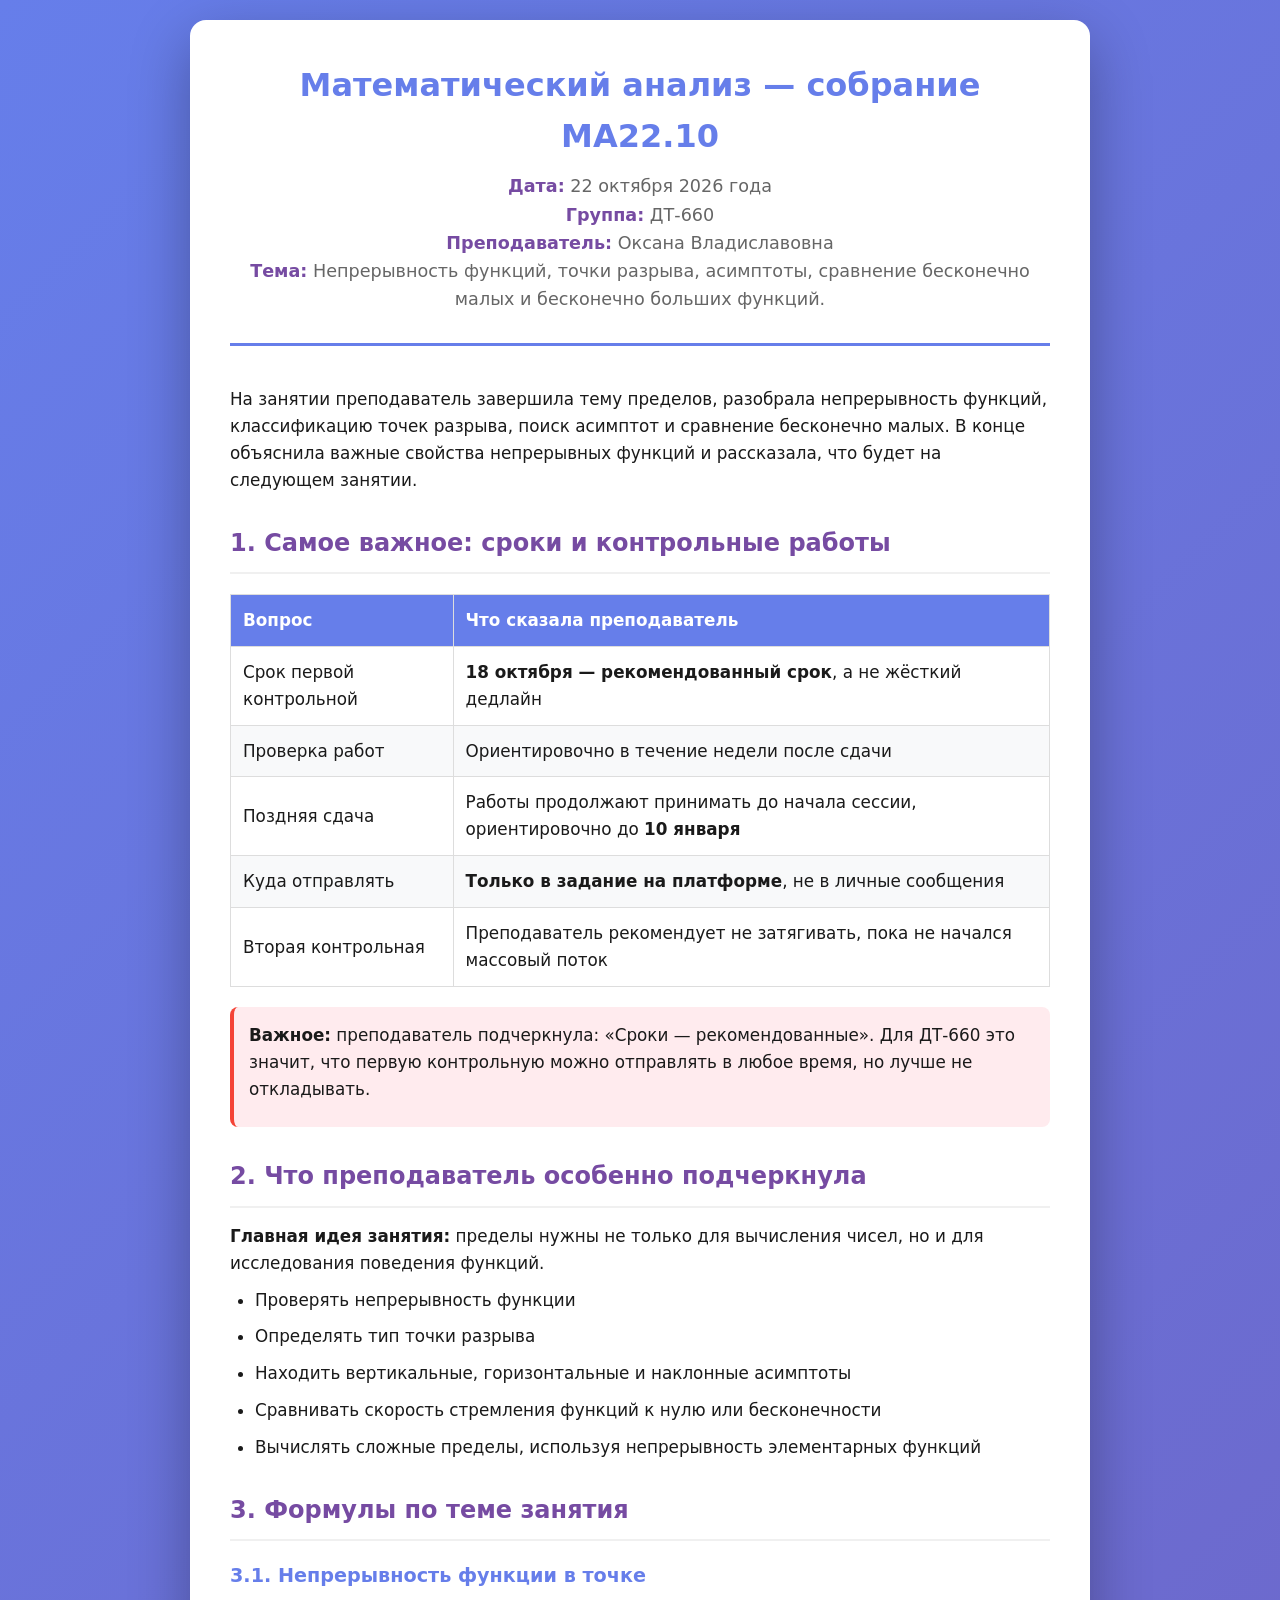
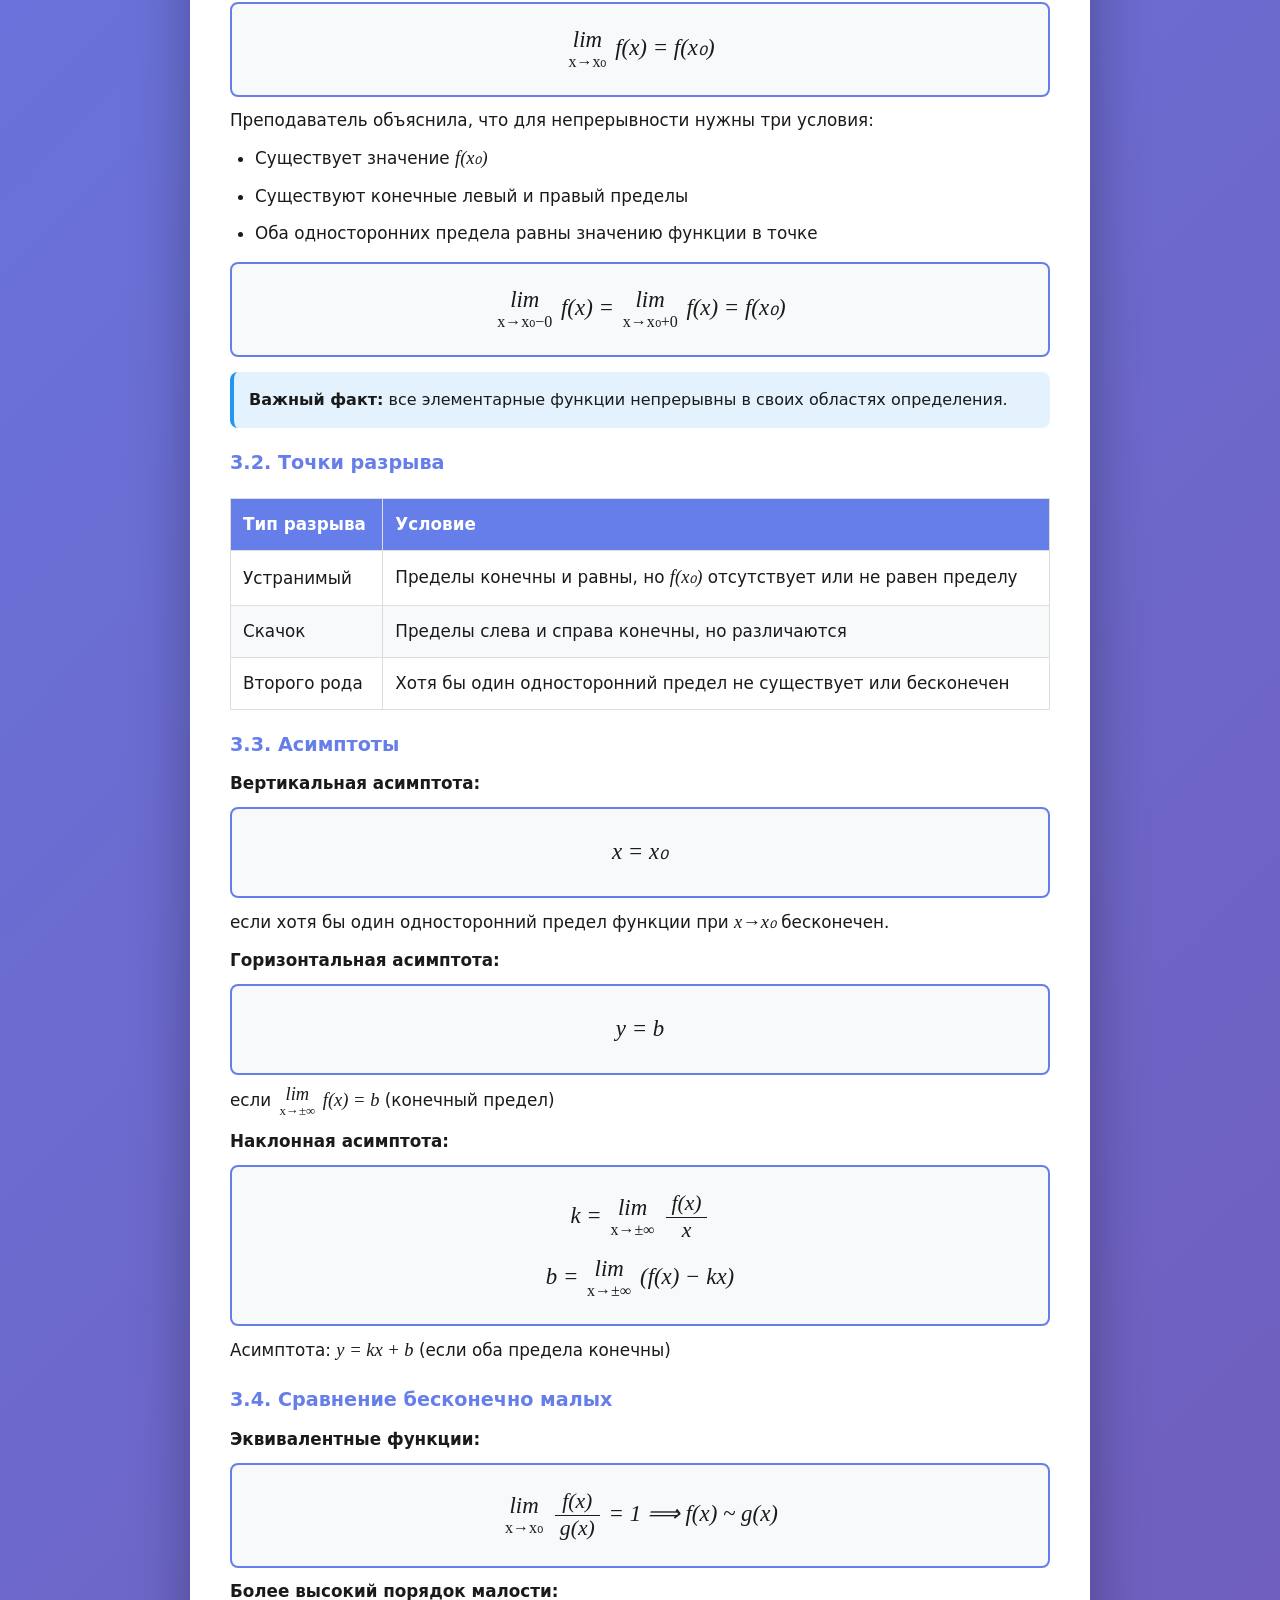
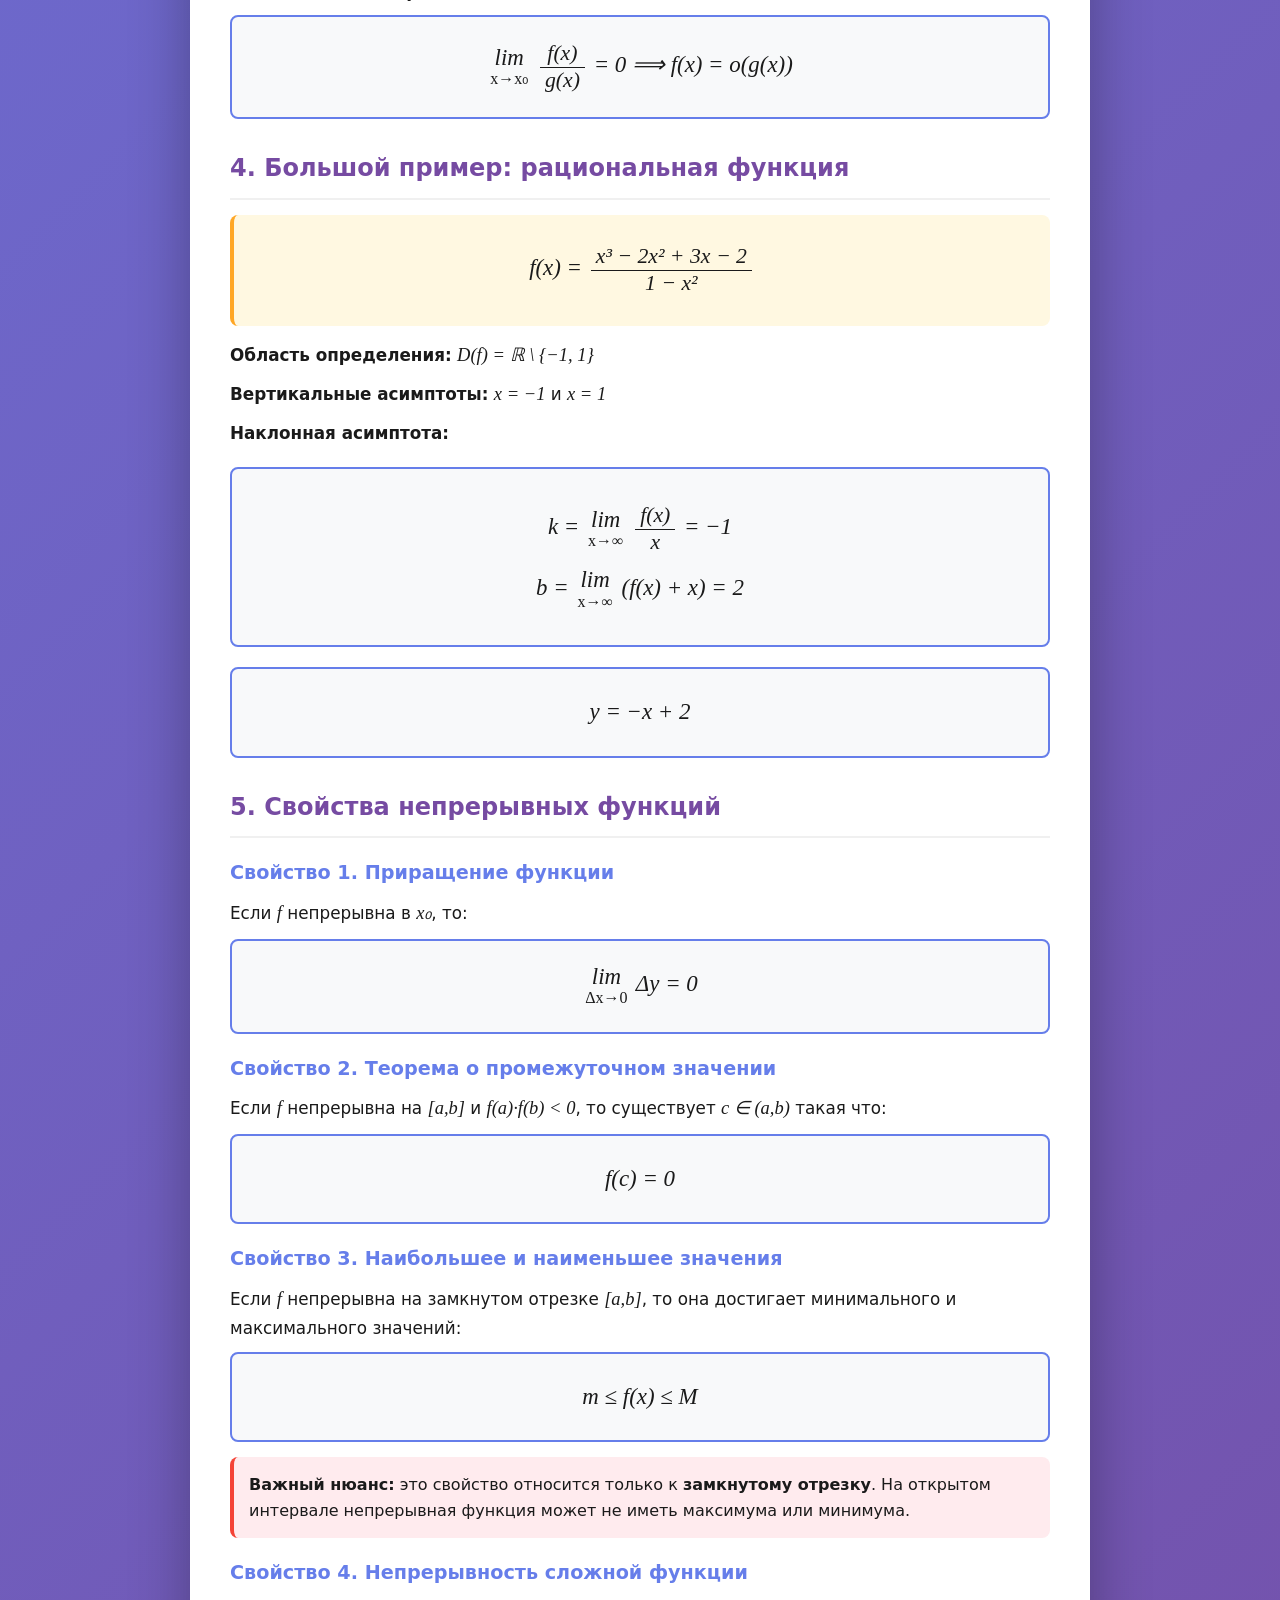
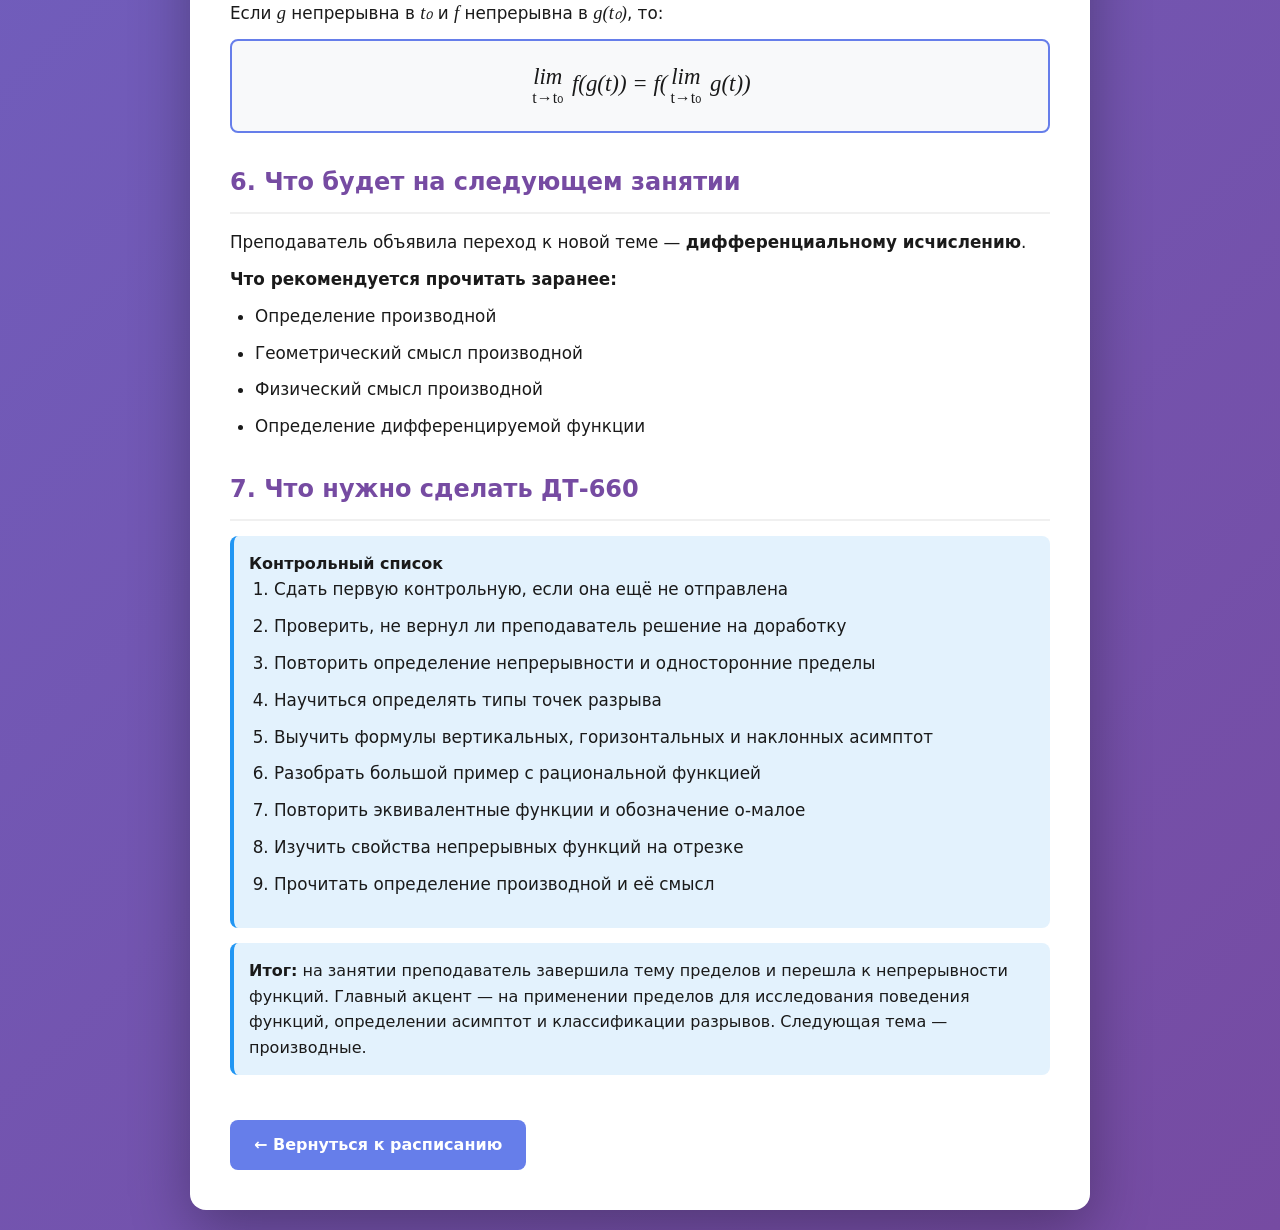
<file: lectures/ma-22-10-2026.html>
<!DOCTYPE html>
<html lang="ru">
<head>
    <meta charset="UTF-8">
    <meta name="viewport" content="width=device-width, initial-scale=1.0">
    <title>МА — Непрерывность и асимптоты (22.10.2026)</title>
    <style>
        * {
            margin: 0;
            padding: 0;
            box-sizing: border-box;
        }

        body {
            font-family: -apple-system, BlinkMacSystemFont, 'Segoe UI', system-ui, sans-serif;
            line-height: 1.6;
            color: #1a1a1a;
            background: linear-gradient(135deg, #667eea 0%, #764ba2 100%);
            padding: 20px;
            min-height: 100vh;
        }

        .container {
            max-width: 900px;
            margin: 0 auto;
            background: white;
            border-radius: 16px;
            box-shadow: 0 20px 60px rgba(0, 0, 0, 0.3);
            padding: 40px;
        }

        .header {
            text-align: center;
            margin-bottom: 40px;
            padding-bottom: 30px;
            border-bottom: 3px solid #667eea;
        }

        h1 {
            font-size: 2em;
            color: #667eea;
            margin-bottom: 10px;
        }

        .meta {
            color: #666;
            font-size: 1.1em;
        }

        .meta strong {
            color: #764ba2;
        }

        h2 {
            color: #764ba2;
            font-size: 1.5em;
            margin-top: 30px;
            margin-bottom: 15px;
            padding-bottom: 10px;
            border-bottom: 2px solid #f0f0f0;
        }

        h3 {
            color: #667eea;
            font-size: 1.2em;
            margin-top: 20px;
            margin-bottom: 10px;
        }

        p, li {
            margin-bottom: 10px;
            font-size: 1.05em;
        }

        ul, ol {
            margin-left: 25px;
            margin-bottom: 15px;
        }

        .formula-box {
            background: #f8f9fa;
            border: 2px solid #667eea;
            padding: 20px;
            margin: 20px 0;
            border-radius: 8px;
            overflow-x: auto;
        }

        .formula {
            font-size: 1.3em;
            text-align: center;
            margin: 15px 0;
            font-family: 'Times New Roman', serif;
            white-space: nowrap;
            overflow: auto;
        }

        table {
            width: 100%;
            border-collapse: collapse;
            margin: 20px 0;
            font-size: 1.05em;
        }

        th, td {
            border: 1px solid #ddd;
            padding: 12px;
            text-align: left;
        }

        th {
            background: #667eea;
            color: white;
            font-weight: 600;
        }

        tr:nth-child(even) {
            background: #f8f9fa;
        }

        .example {
            background: #fff8e1;
            border-left: 4px solid #ffa726;
            padding: 15px;
            margin: 15px 0;
            border-radius: 8px;
        }

        .note {
            background: #e3f2fd;
            border-left: 4px solid #2196f3;
            padding: 15px;
            margin: 15px 0;
            border-radius: 8px;
        }

        .warning {
            background: #ffebee;
            border-left: 4px solid #f44336;
            padding: 15px;
            margin: 15px 0;
            border-radius: 8px;
        }

        .back-link {
            display: inline-block;
            margin-top: 30px;
            padding: 12px 24px;
            background: #667eea;
            color: white;
            text-decoration: none;
            border-radius: 8px;
            font-weight: 600;
            transition: background 0.3s;
        }

        .back-link:hover {
            background: #764ba2;
        }

        .math {
            font-family: 'Times New Roman', serif;
            font-style: italic;
            font-size: 1.1em;
        }

        .limit {
            display: inline-flex;
            flex-direction: column;
            vertical-align: middle;
            text-align: center;
            margin: 0 3px;
        }

        .limit-top {
            font-size: 1em;
            line-height: 1;
        }

        .limit-bottom {
            font-size: 0.7em;
            line-height: 1;
            font-style: normal;
            margin-top: 2px;
        }

        .fraction {
            display: inline-flex;
            flex-direction: column;
            vertical-align: middle;
            text-align: center;
            margin: 0 3px;
            font-size: 0.95em;
        }

        .numerator {
            border-bottom: 1px solid currentColor;
            padding: 0 5px 1px 5px;
            display: block;
            line-height: 1.1;
        }

        .denominator {
            padding: 1px 5px 0 5px;
            display: block;
            line-height: 1.1;
        }

        .highlight {
            background: #ffeb3b;
            padding: 2px 6px;
            border-radius: 3px;
            font-weight: 600;
        }

        .boxed {
            border: 2px solid #667eea;
            padding: 10px 15px;
            margin: 10px 0;
            border-radius: 8px;
            background: #f8f9fa;
        }

        @media (max-width: 600px) {
            .container {
                padding: 20px;
            }

            h1 {
                font-size: 1.5em;
            }

            h2 {
                font-size: 1.3em;
            }
        }
    </style>
</head>
<body>
    <div class="container">
        <div class="header">
            <h1>Математический анализ — собрание МА22.10</h1>
            <div class="meta">
                <strong>Дата:</strong> 22 октября 2026 года<br>
                <strong>Группа:</strong> ДТ-660<br>
                <strong>Преподаватель:</strong> Оксана Владиславовна<br>
                <strong>Тема:</strong> Непрерывность функций, точки разрыва, асимптоты, сравнение бесконечно малых и бесконечно больших функций.
            </div>
        </div>

        <p>На занятии преподаватель завершила тему пределов, разобрала непрерывность функций, классификацию точек разрыва, поиск асимптот и сравнение бесконечно малых. В конце объяснила важные свойства непрерывных функций и рассказала, что будет на следующем занятии.</p>

        <h2>1. Самое важное: сроки и контрольные работы</h2>

        <table>
            <thead>
                <tr>
                    <th>Вопрос</th>
                    <th>Что сказала преподаватель</th>
                </tr>
            </thead>
            <tbody>
                <tr>
                    <td>Срок первой контрольной</td>
                    <td><strong>18 октября — рекомендованный срок</strong>, а не жёсткий дедлайн</td>
                </tr>
                <tr>
                    <td>Проверка работ</td>
                    <td>Ориентировочно в течение недели после сдачи</td>
                </tr>
                <tr>
                    <td>Поздняя сдача</td>
                    <td>Работы продолжают принимать до начала сессии, ориентировочно до <strong>10 января</strong></td>
                </tr>
                <tr>
                    <td>Куда отправлять</td>
                    <td><strong>Только в задание на платформе</strong>, не в личные сообщения</td>
                </tr>
                <tr>
                    <td>Вторая контрольная</td>
                    <td>Преподаватель рекомендует не затягивать, пока не начался массовый поток</td>
                </tr>
            </tbody>
        </table>

        <div class="warning">
            <p><strong>Важное:</strong> преподаватель подчеркнула: «Сроки — рекомендованные». Для ДТ-660 это значит, что первую контрольную можно отправлять в любое время, но лучше не откладывать.</p>
        </div>

        <h2>2. Что преподаватель особенно подчеркнула</h2>

        <p><strong>Главная идея занятия:</strong> пределы нужны не только для вычисления чисел, но и для исследования поведения функций.</p>

        <ul>
            <li>Проверять непрерывность функции</li>
            <li>Определять тип точки разрыва</li>
            <li>Находить вертикальные, горизонтальные и наклонные асимптоты</li>
            <li>Сравнивать скорость стремления функций к нулю или бесконечности</li>
            <li>Вычислять сложные пределы, используя непрерывность элементарных функций</li>
        </ul>

        <h2>3. Формулы по теме занятия</h2>

        <h3>3.1. Непрерывность функции в точке</h3>

        <div class="boxed">
            <div class="formula">
                <span class="math"><span class="limit"><span class="limit-top">lim</span><span class="limit-bottom">x→x₀</span></span> f(x) = f(x₀)</span>
            </div>
        </div>

        <p>Преподаватель объяснила, что для непрерывности нужны три условия:</p>
        <ul>
            <li>Существует значение <span class="math">f(x₀)</span></li>
            <li>Существуют конечные левый и правый пределы</li>
            <li>Оба односторонних предела равны значению функции в точке</li>
        </ul>

        <div class="boxed">
            <div class="formula">
                <span class="math">
                    <span class="limit"><span class="limit-top">lim</span><span class="limit-bottom">x→x₀−0</span></span> f(x) = <span class="limit"><span class="limit-top">lim</span><span class="limit-bottom">x→x₀+0</span></span> f(x) = f(x₀)
                </span>
            </div>
        </div>

        <div class="note">
            <strong>Важный факт:</strong> все элементарные функции непрерывны в своих областях определения.
        </div>

        <h3>3.2. Точки разрыва</h3>

        <table>
            <thead>
                <tr>
                    <th>Тип разрыва</th>
                    <th>Условие</th>
                </tr>
            </thead>
            <tbody>
                <tr>
                    <td>Устранимый</td>
                    <td>Пределы конечны и равны, но <span class="math">f(x₀)</span> отсутствует или не равен пределу</td>
                </tr>
                <tr>
                    <td>Скачок</td>
                    <td>Пределы слева и справа конечны, но различаются</td>
                </tr>
                <tr>
                    <td>Второго рода</td>
                    <td>Хотя бы один односторонний предел не существует или бесконечен</td>
                </tr>
            </tbody>
        </table>

        <h3>3.3. Асимптоты</h3>

        <p><strong>Вертикальная асимптота:</strong></p>
        <div class="boxed">
            <div class="formula">
                <span class="math">x = x₀</span>
            </div>
        </div>
        <p>если хотя бы один односторонний предел функции при <span class="math">x→x₀</span> бесконечен.</p>

        <p><strong>Горизонтальная асимптота:</strong></p>
        <div class="boxed">
            <div class="formula">
                <span class="math">y = b</span>
            </div>
        </div>
        <p>если <span class="math"><span class="limit"><span class="limit-top">lim</span><span class="limit-bottom">x→±∞</span></span> f(x) = b</span> (конечный предел)</p>

        <p><strong>Наклонная асимптота:</strong></p>
        <div class="boxed">
            <div class="formula">
                <span class="math">
                    k = <span class="limit"><span class="limit-top">lim</span><span class="limit-bottom">x→±∞</span></span> <span class="fraction"><span class="numerator">f(x)</span><span class="denominator">x</span></span>
                </span>
            </div>
            <div class="formula">
                <span class="math">
                    b = <span class="limit"><span class="limit-top">lim</span><span class="limit-bottom">x→±∞</span></span> (f(x) − kx)
                </span>
            </div>
        </div>

        <p>Асимптота: <span class="math">y = kx + b</span> (если оба предела конечны)</p>

        <h3>3.4. Сравнение бесконечно малых</h3>

        <p><strong>Эквивалентные функции:</strong></p>
        <div class="boxed">
            <div class="formula">
                <span class="math">
                    <span class="limit"><span class="limit-top">lim</span><span class="limit-bottom">x→x₀</span></span> <span class="fraction"><span class="numerator">f(x)</span><span class="denominator">g(x)</span></span> = 1 ⟹ f(x) ~ g(x)
                </span>
            </div>
        </div>

        <p><strong>Более высокий порядок малости:</strong></p>
        <div class="boxed">
            <div class="formula">
                <span class="math">
                    <span class="limit"><span class="limit-top">lim</span><span class="limit-bottom">x→x₀</span></span> <span class="fraction"><span class="numerator">f(x)</span><span class="denominator">g(x)</span></span> = 0 ⟹ f(x) = o(g(x))
                </span>
            </div>
        </div>

        <h2>4. Большой пример: рациональная функция</h2>

        <div class="example">
            <div class="formula">
                <span class="math">f(x) = <span class="fraction"><span class="numerator">x³ − 2x² + 3x − 2</span><span class="denominator">1 − x²</span></span></span>
            </div>
        </div>

        <p><strong>Область определения:</strong> <span class="math">D(f) = ℝ \ {−1, 1}</span></p>

        <p><strong>Вертикальные асимптоты:</strong> <span class="math">x = −1</span> и <span class="math">x = 1</span></p>

        <p><strong>Наклонная асимптота:</strong></p>
        <div class="formula-box">
            <div class="formula">
                <span class="math">k = <span class="limit"><span class="limit-top">lim</span><span class="limit-bottom">x→∞</span></span> <span class="fraction"><span class="numerator">f(x)</span><span class="denominator">x</span></span> = −1</span>
            </div>
            <div class="formula">
                <span class="math">b = <span class="limit"><span class="limit-top">lim</span><span class="limit-bottom">x→∞</span></span> (f(x) + x) = 2</span>
            </div>
        </div>

        <div class="boxed">
            <div class="formula">
                <span class="math">y = −x + 2</span>
            </div>
        </div>

        <h2>5. Свойства непрерывных функций</h2>

        <h3>Свойство 1. Приращение функции</h3>
        <p>Если <span class="math">f</span> непрерывна в <span class="math">x₀</span>, то:</p>
        <div class="boxed">
            <div class="formula">
                <span class="math"><span class="limit"><span class="limit-top">lim</span><span class="limit-bottom">Δx→0</span></span> Δy = 0</span>
            </div>
        </div>

        <h3>Свойство 2. Теорема о промежуточном значении</h3>
        <p>Если <span class="math">f</span> непрерывна на <span class="math">[a,b]</span> и <span class="math">f(a)·f(b) < 0</span>, то существует <span class="math">c ∈ (a,b)</span> такая что:</p>
        <div class="boxed">
            <div class="formula">
                <span class="math">f(c) = 0</span>
            </div>
        </div>

        <h3>Свойство 3. Наибольшее и наименьшее значения</h3>
        <p>Если <span class="math">f</span> непрерывна на замкнутом отрезке <span class="math">[a,b]</span>, то она достигает минимального и максимального значений:</p>
        <div class="boxed">
            <div class="formula">
                <span class="math">m ≤ f(x) ≤ M</span>
            </div>
        </div>

        <div class="warning">
            <strong>Важный нюанс:</strong> это свойство относится только к <strong>замкнутому отрезку</strong>. На открытом интервале непрерывная функция может не иметь максимума или минимума.
        </div>

        <h3>Свойство 4. Непрерывность сложной функции</h3>
        <p>Если <span class="math">g</span> непрерывна в <span class="math">t₀</span> и <span class="math">f</span> непрерывна в <span class="math">g(t₀)</span>, то:</p>
        <div class="boxed">
            <div class="formula">
                <span class="math">
                    <span class="limit"><span class="limit-top">lim</span><span class="limit-bottom">t→t₀</span></span> f(g(t)) = f(<span class="limit"><span class="limit-top">lim</span><span class="limit-bottom">t→t₀</span></span> g(t))
                </span>
            </div>
        </div>

        <h2>6. Что будет на следующем занятии</h2>

        <p>Преподаватель объявила переход к новой теме — <strong>дифференциальному исчислению</strong>.</p>

        <p><strong>Что рекомендуется прочитать заранее:</strong></p>
        <ul>
            <li>Определение производной</li>
            <li>Геометрический смысл производной</li>
            <li>Физический смысл производной</li>
            <li>Определение дифференцируемой функции</li>
        </ul>

        <h2>7. Что нужно сделать ДТ-660</h2>

        <div class="note">
            <strong>Контрольный список</strong>
            <ol>
                <li>Сдать первую контрольную, если она ещё не отправлена</li>
                <li>Проверить, не вернул ли преподаватель решение на доработку</li>
                <li>Повторить определение непрерывности и односторонние пределы</li>
                <li>Научиться определять типы точек разрыва</li>
                <li>Выучить формулы вертикальных, горизонтальных и наклонных асимптот</li>
                <li>Разобрать большой пример с рациональной функцией</li>
                <li>Повторить эквивалентные функции и обозначение o-малое</li>
                <li>Изучить свойства непрерывных функций на отрезке</li>
                <li>Прочитать определение производной и её смысл</li>
            </ol>
        </div>

        <div class="note">
            <strong>Итог:</strong> на занятии преподаватель завершила тему пределов и перешла к непрерывности функций. Главный акцент — на применении пределов для исследования поведения функций, определении асимптот и классификации разрывов. Следующая тема — производные.
        </div>

        <a href="../index.html" class="back-link">← Вернуться к расписанию</a>
    </div>
</body>
</html>
</file>
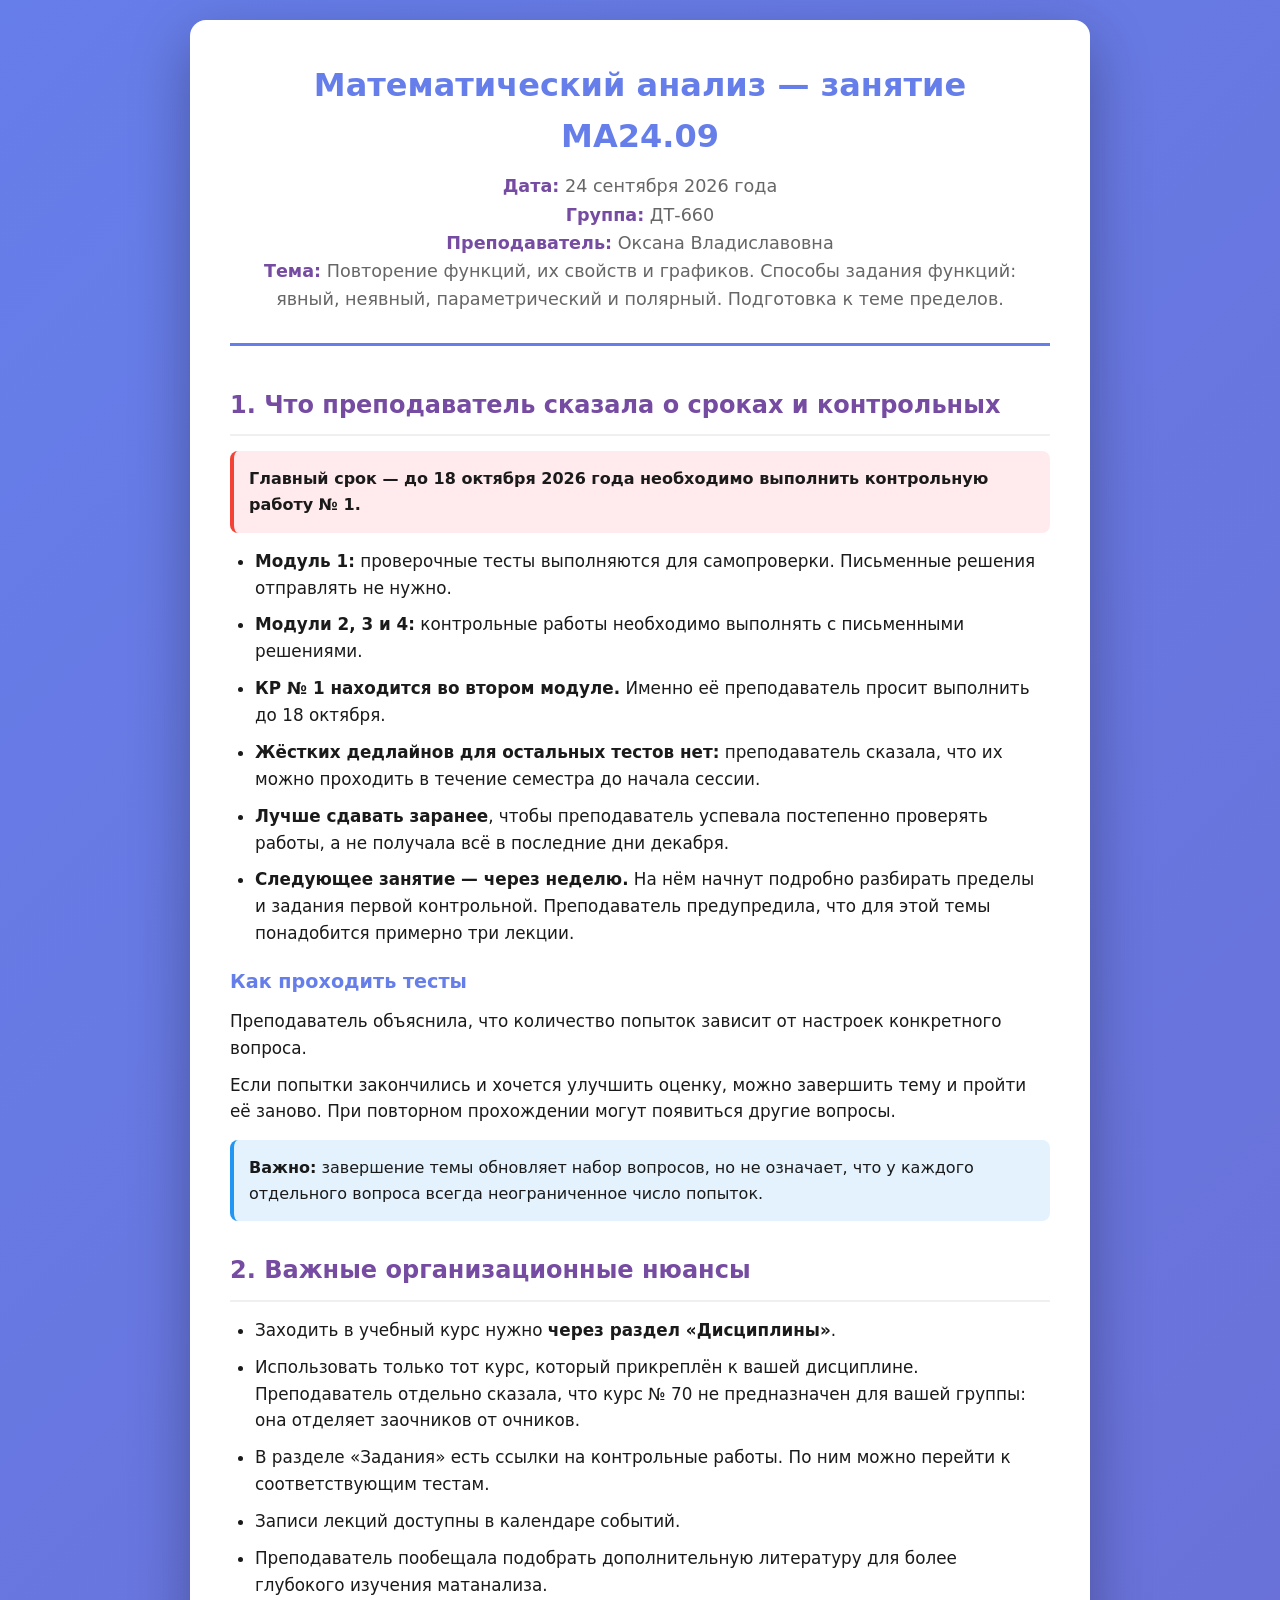
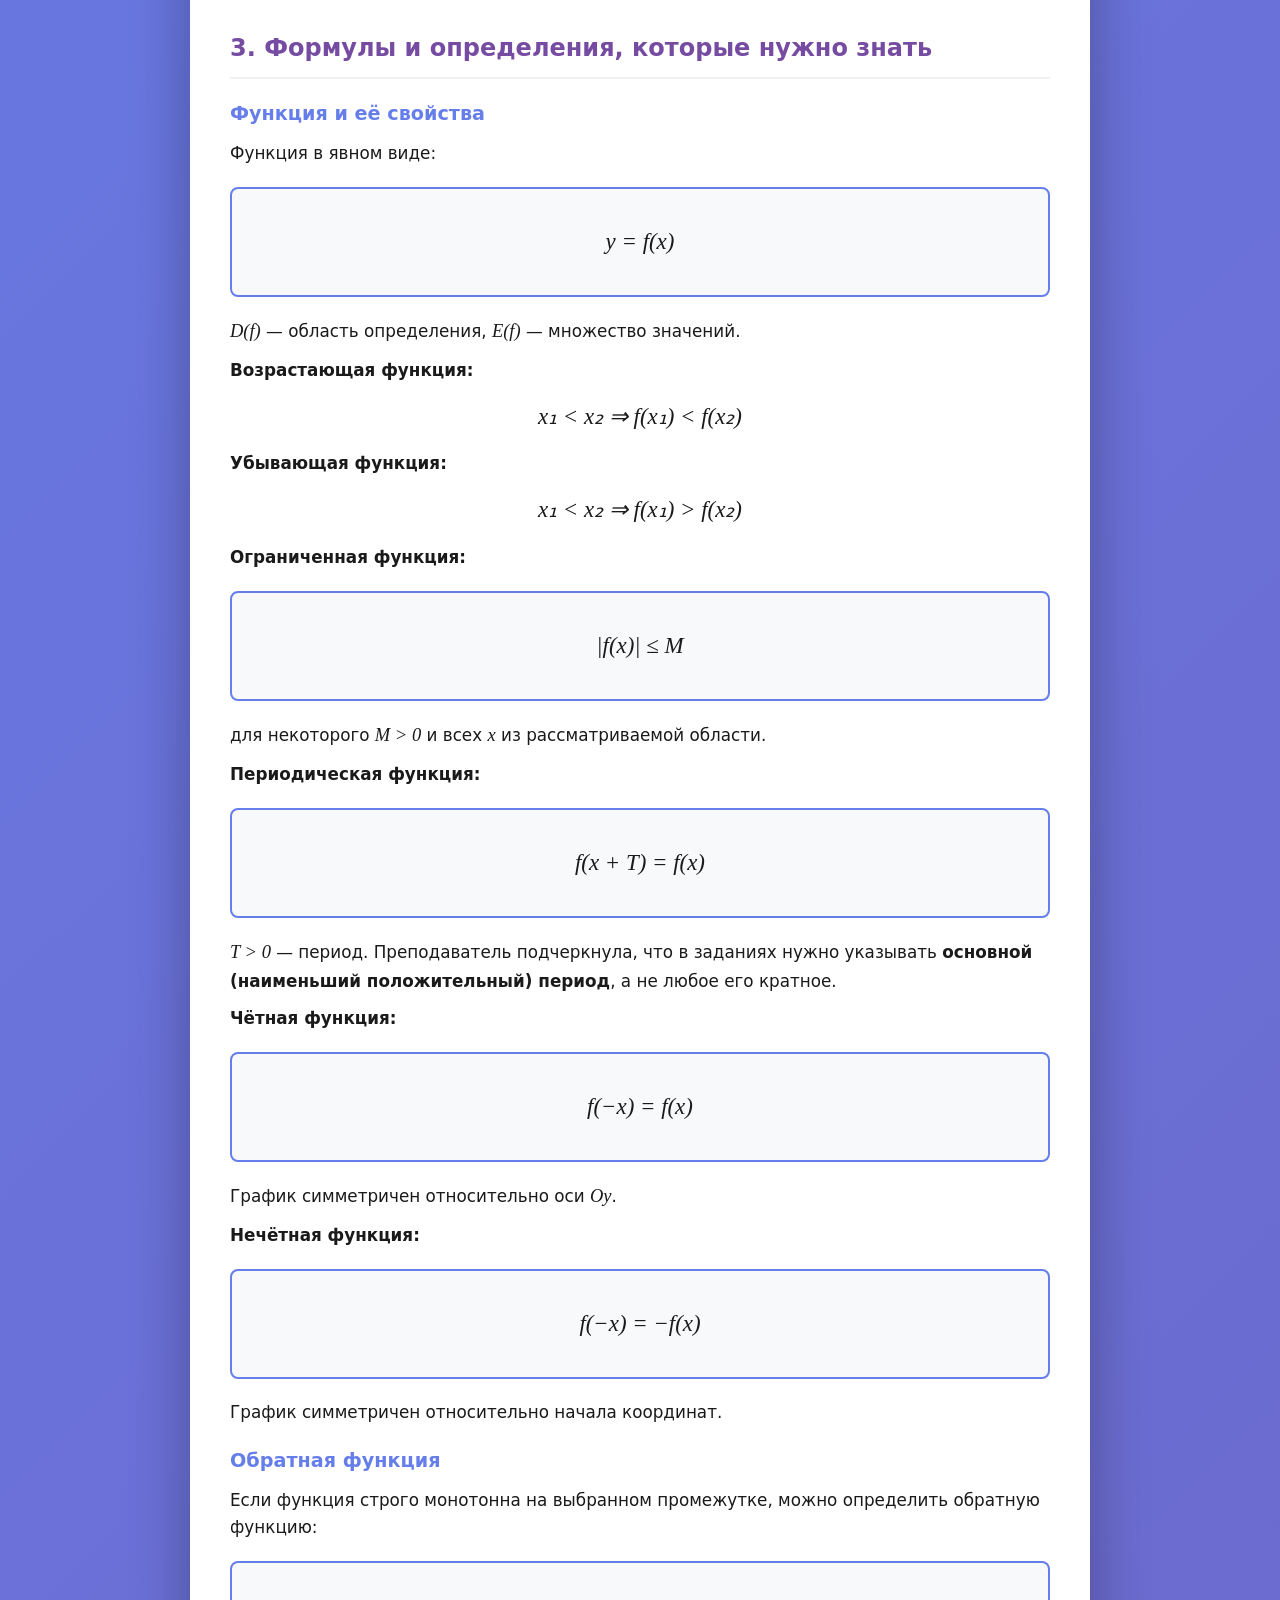
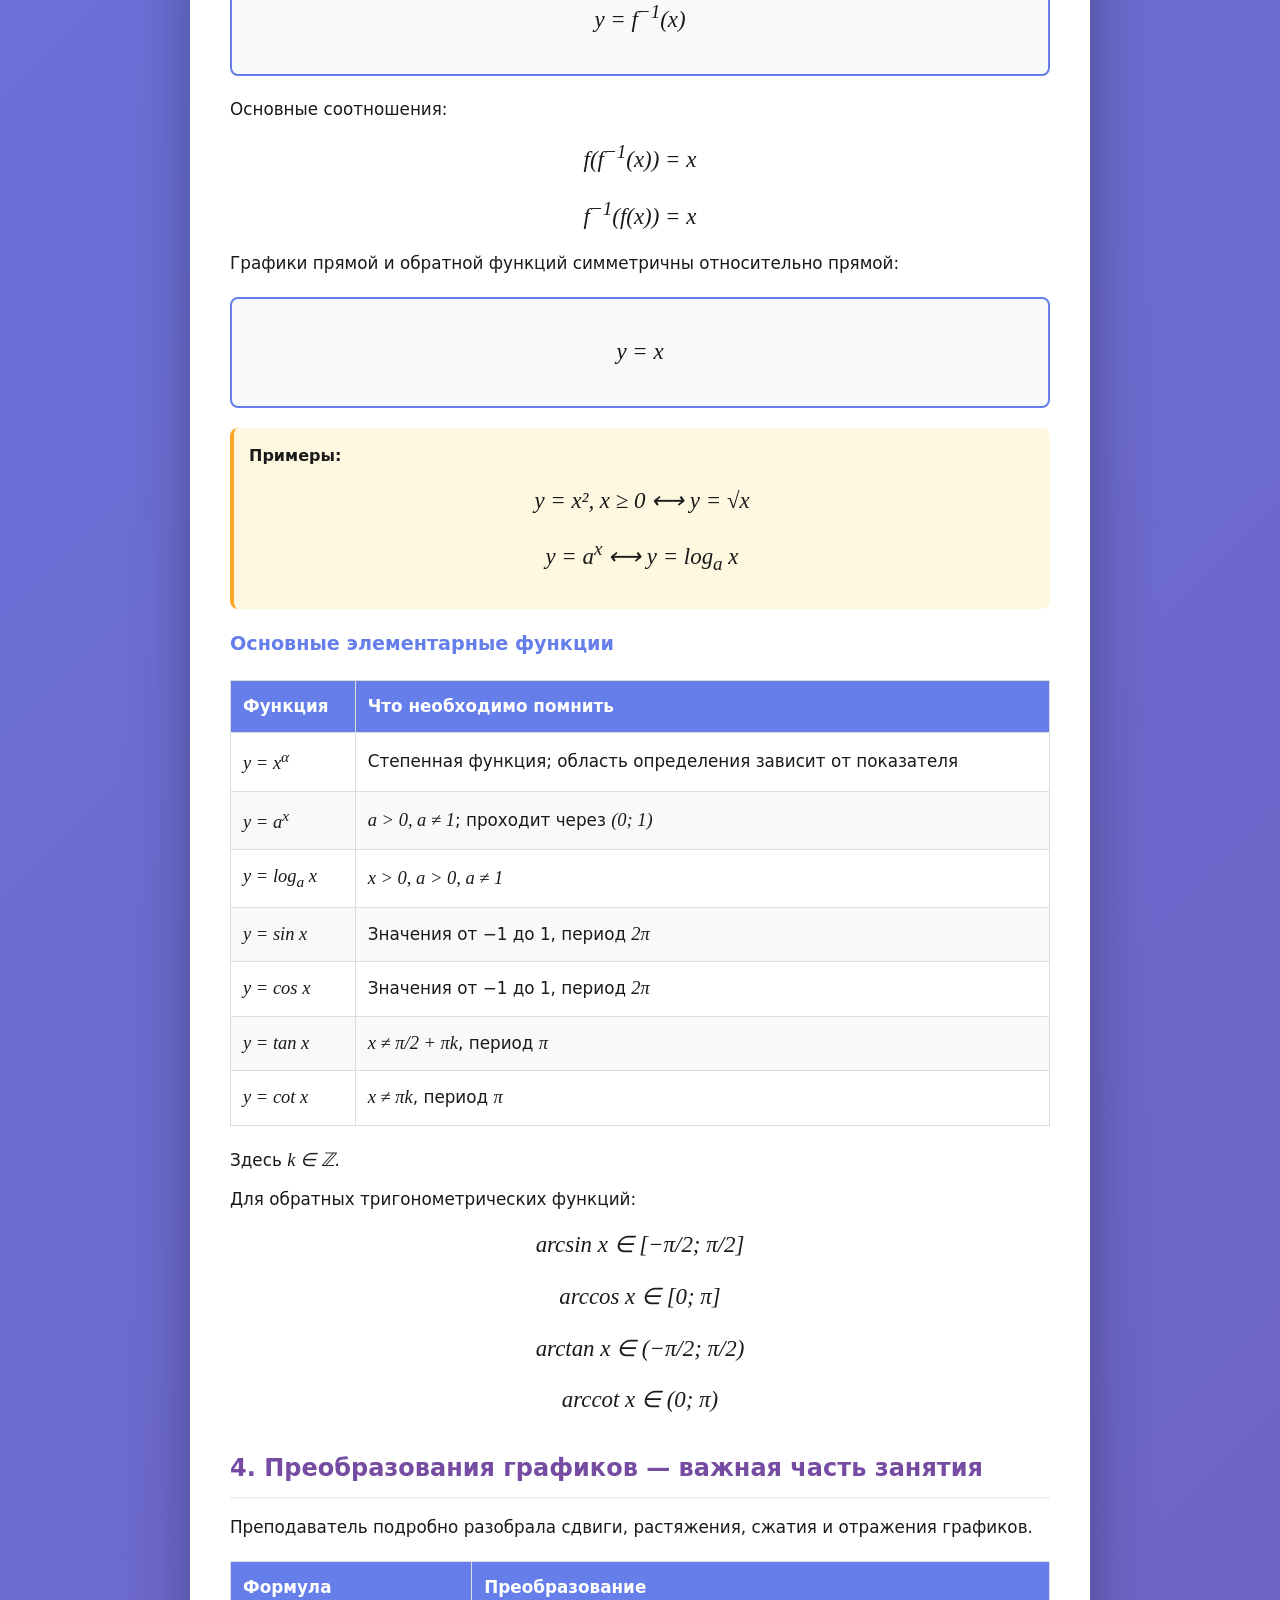
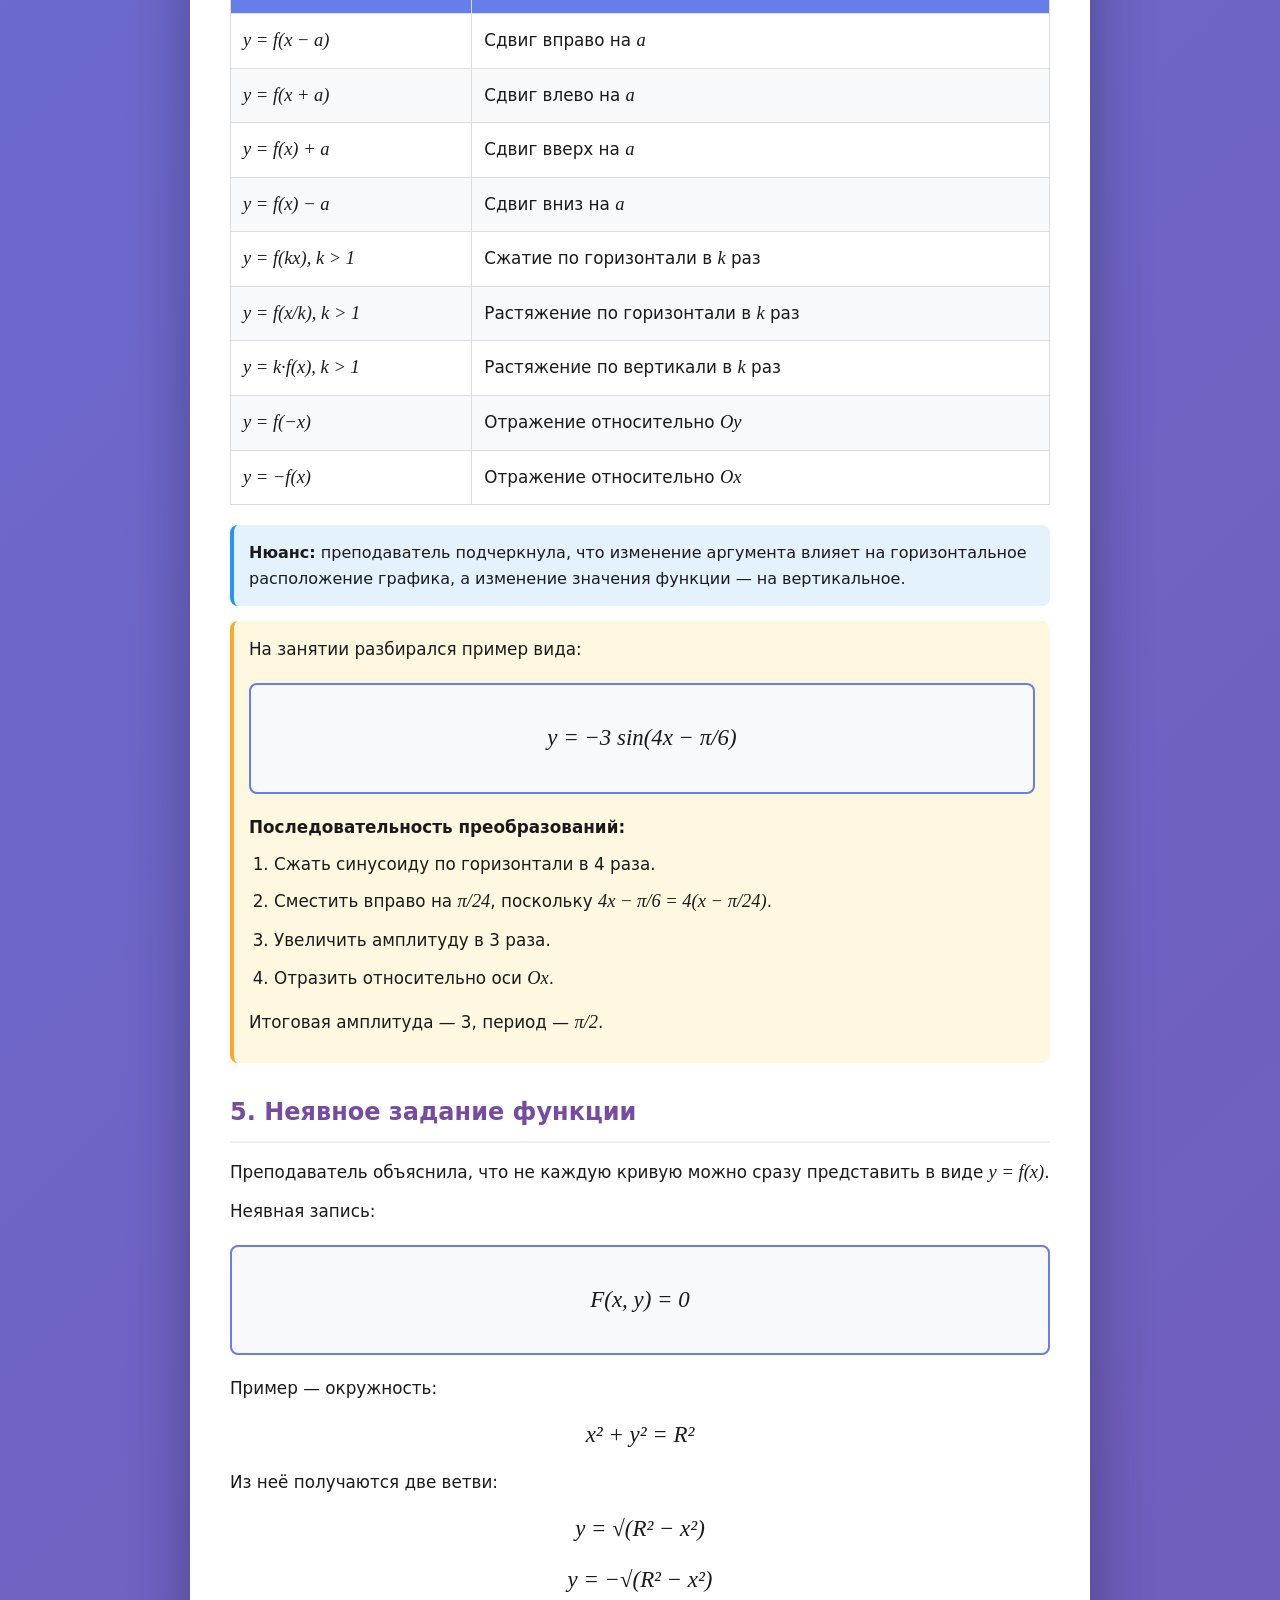
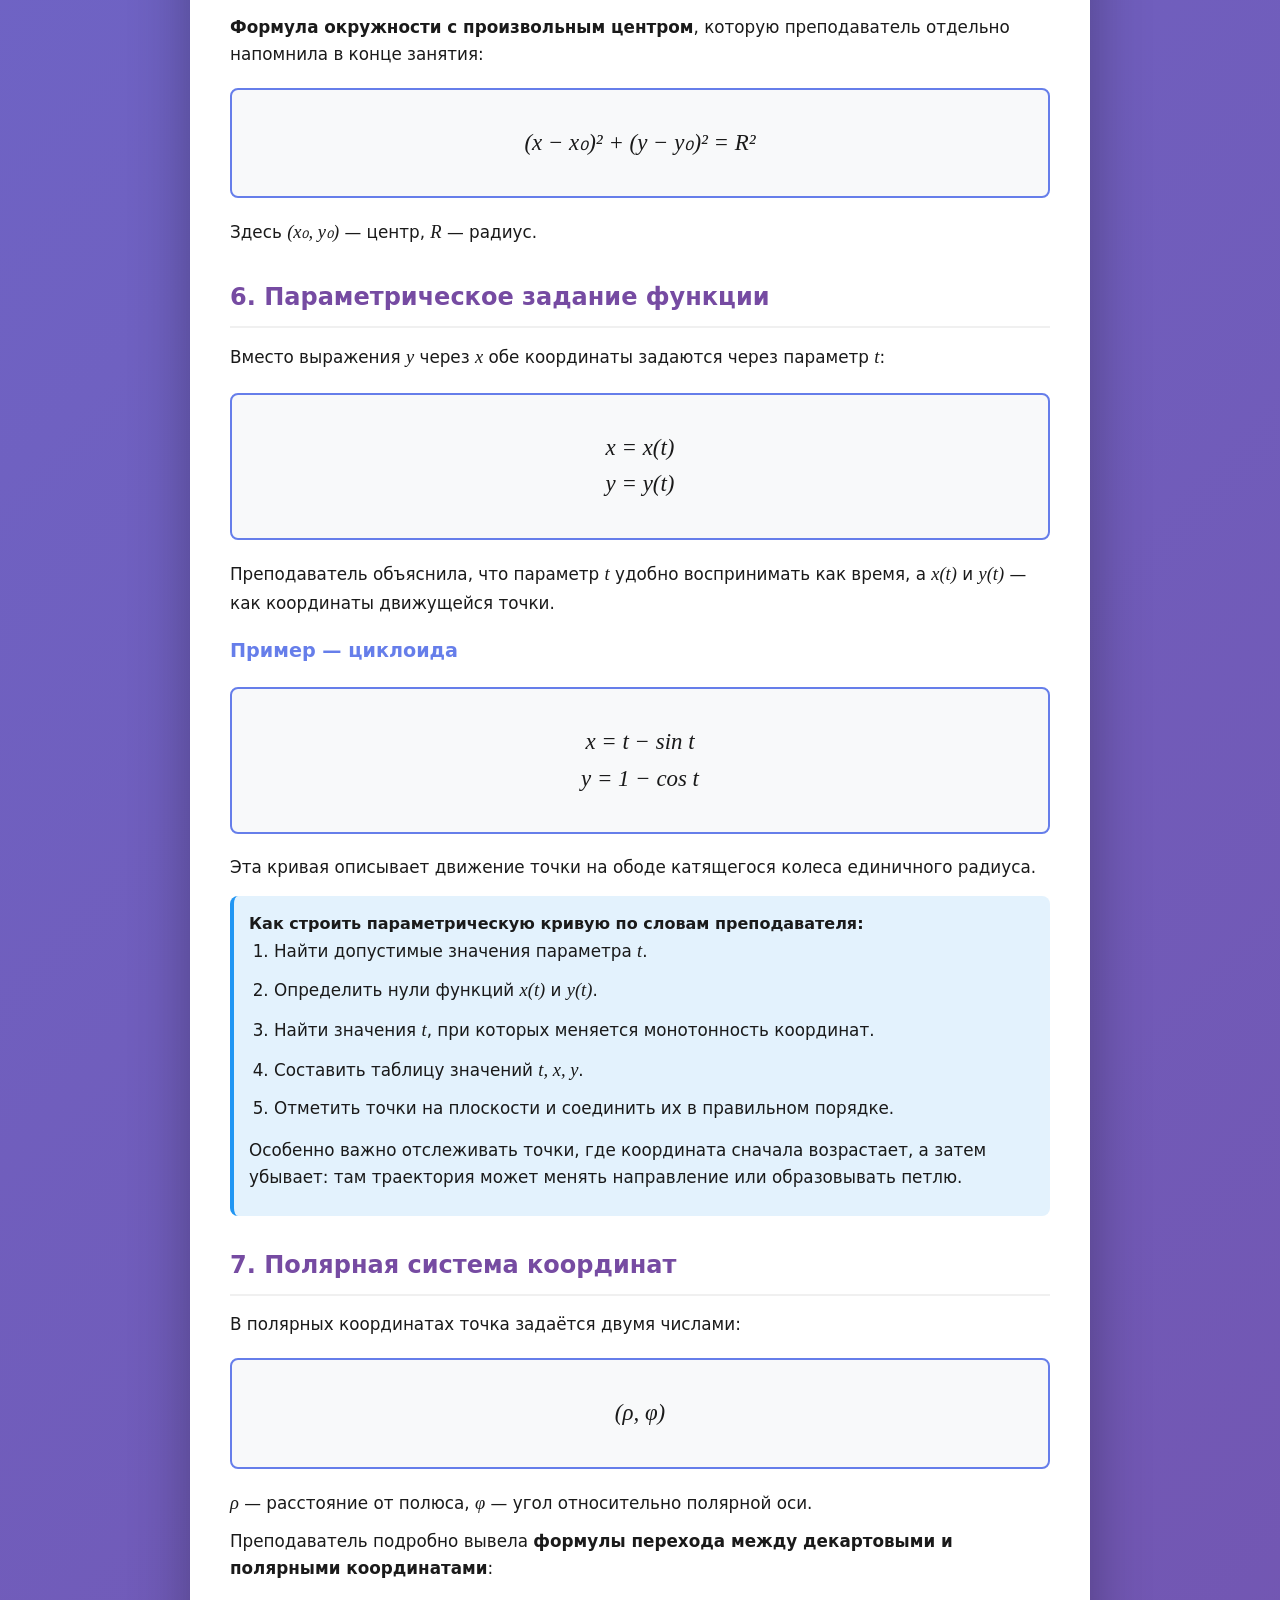
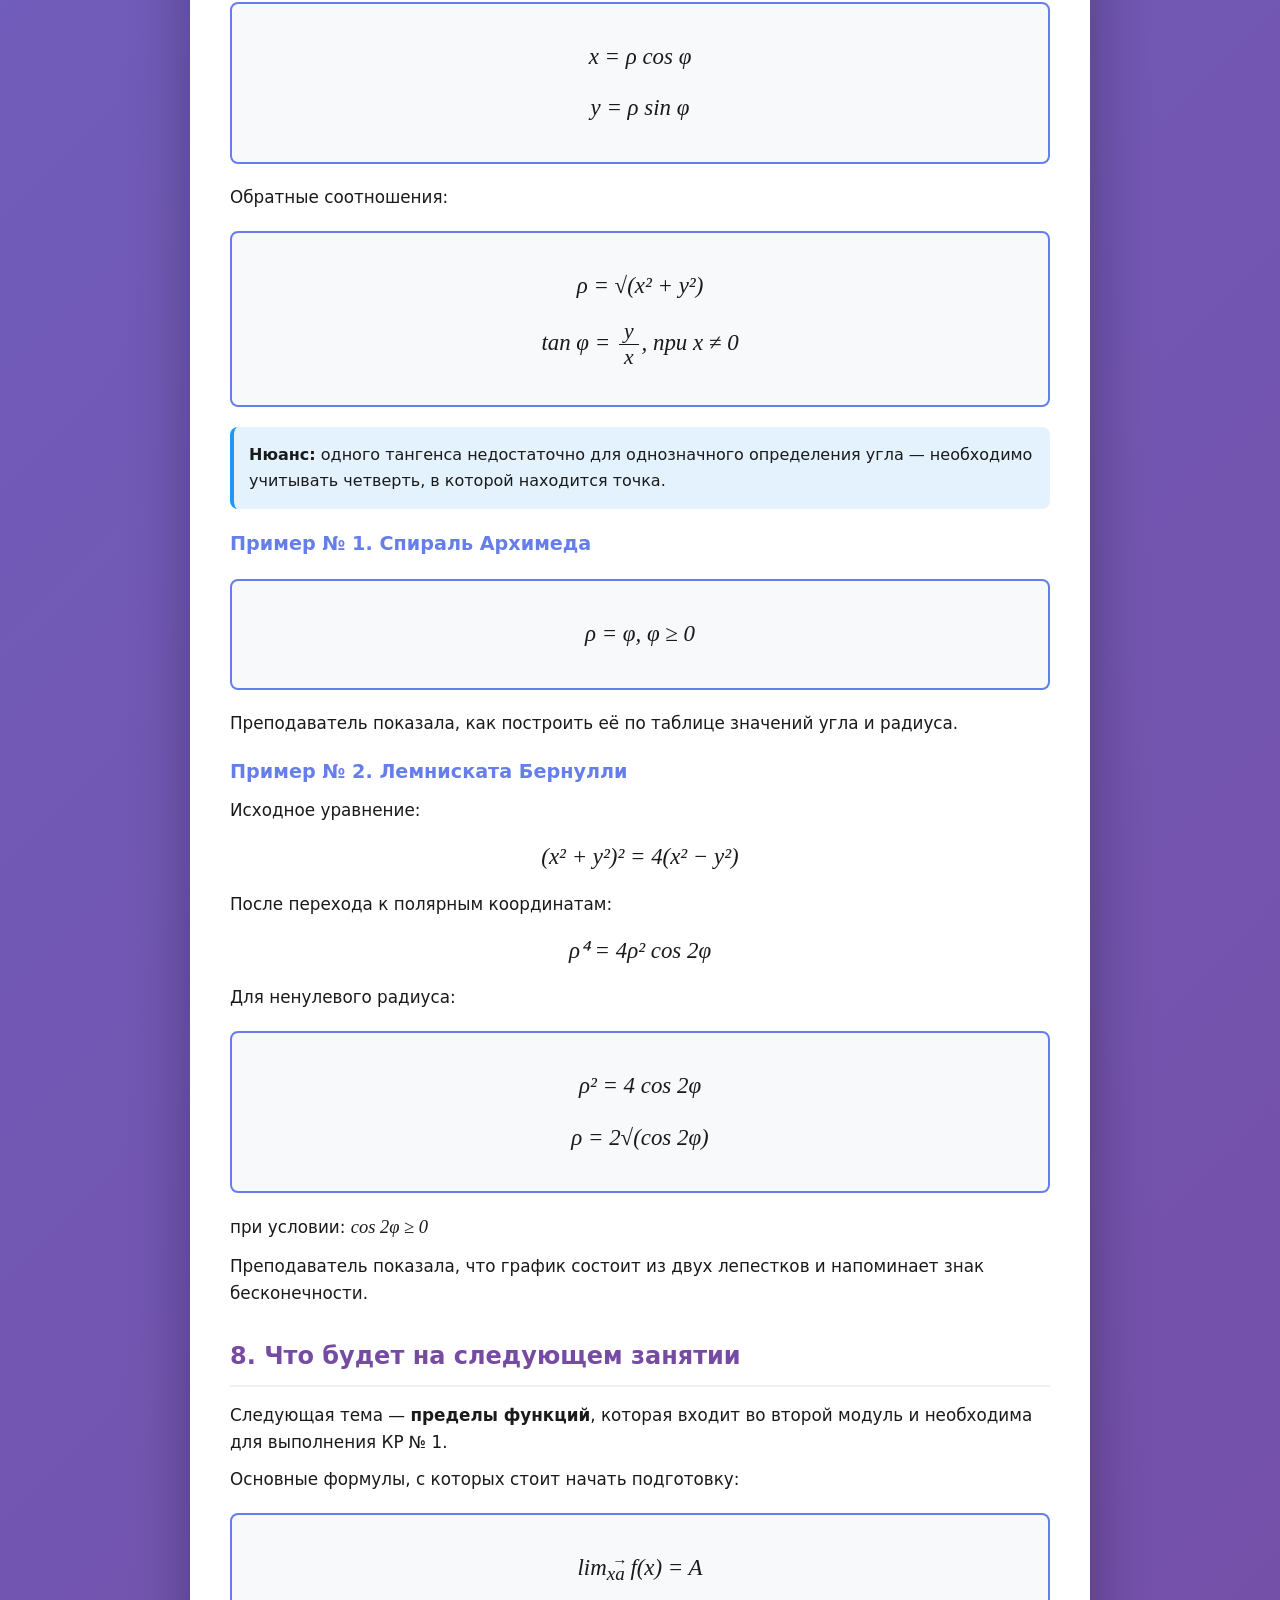
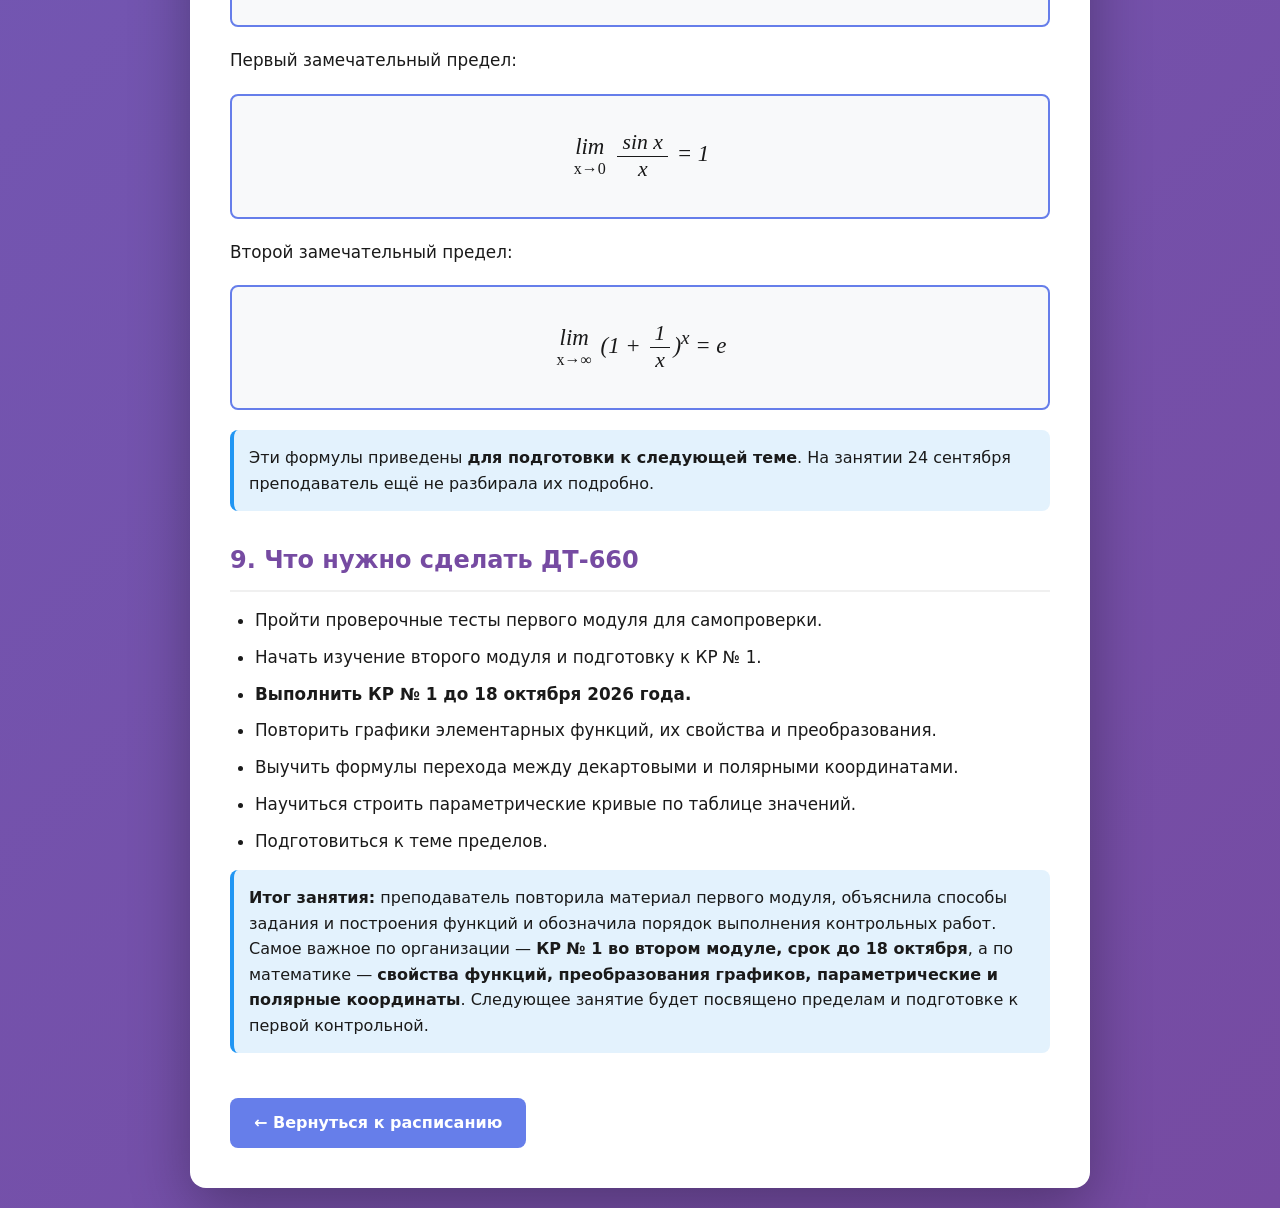
<file: lectures/ma-24-09-2026.html>
<!DOCTYPE html>
<html lang="ru">
<head>
    <meta charset="UTF-8">
    <meta name="viewport" content="width=device-width, initial-scale=1.0">
    <title>МА — Функции и системы координат (24.09.2026)</title>
    <style>
        * {
            margin: 0;
            padding: 0;
            box-sizing: border-box;
        }

        body {
            font-family: -apple-system, BlinkMacSystemFont, 'Segoe UI', system-ui, sans-serif;
            line-height: 1.6;
            color: #1a1a1a;
            background: linear-gradient(135deg, #667eea 0%, #764ba2 100%);
            padding: 20px;
            min-height: 100vh;
        }

        .container {
            max-width: 900px;
            margin: 0 auto;
            background: white;
            border-radius: 16px;
            box-shadow: 0 20px 60px rgba(0, 0, 0, 0.3);
            padding: 40px;
        }

        .header {
            text-align: center;
            margin-bottom: 40px;
            padding-bottom: 30px;
            border-bottom: 3px solid #667eea;
        }

        h1 {
            font-size: 2em;
            color: #667eea;
            margin-bottom: 10px;
        }

        .meta {
            color: #666;
            font-size: 1.1em;
        }

        .meta strong {
            color: #764ba2;
        }

        h2 {
            color: #764ba2;
            font-size: 1.5em;
            margin-top: 30px;
            margin-bottom: 15px;
            padding-bottom: 10px;
            border-bottom: 2px solid #f0f0f0;
        }

        h3 {
            color: #667eea;
            font-size: 1.2em;
            margin-top: 20px;
            margin-bottom: 10px;
        }

        p, li {
            margin-bottom: 10px;
            font-size: 1.05em;
        }

        ul, ol {
            margin-left: 25px;
            margin-bottom: 15px;
        }

        .formula-box {
            background: #f8f9fa;
            border: 2px solid #667eea;
            padding: 20px;
            margin: 20px 0;
            border-radius: 8px;
            overflow-x: auto;
        }

        .formula {
            font-size: 1.3em;
            text-align: center;
            margin: 15px 0;
            font-family: 'Times New Roman', serif;
        }

        .example {
            background: #fff8e1;
            border-left: 4px solid #ffa726;
            padding: 15px;
            margin: 15px 0;
            border-radius: 8px;
        }

        table {
            width: 100%;
            border-collapse: collapse;
            margin: 20px 0;
            font-size: 1.05em;
        }

        th, td {
            border: 1px solid #ddd;
            padding: 12px;
            text-align: left;
        }

        th {
            background: #667eea;
            color: white;
            font-weight: 600;
        }

        tr:nth-child(even) {
            background: #f8f9fa;
        }

        .highlight {
            background: #ffeb3b;
            padding: 2px 6px;
            border-radius: 3px;
            font-weight: 600;
        }

        .note {
            background: #e3f2fd;
            border-left: 4px solid #2196f3;
            padding: 15px;
            margin: 15px 0;
            border-radius: 8px;
        }

        .warning {
            background: #ffebee;
            border-left: 4px solid #f44336;
            padding: 15px;
            margin: 15px 0;
            border-radius: 8px;
        }

        .back-link {
            display: inline-block;
            margin-top: 30px;
            padding: 12px 24px;
            background: #667eea;
            color: white;
            text-decoration: none;
            border-radius: 8px;
            font-weight: 600;
            transition: background 0.3s;
        }

        .back-link:hover {
            background: #764ba2;
        }

        code {
            background: #f5f5f5;
            padding: 2px 6px;
            border-radius: 3px;
            font-family: 'Courier New', monospace;
            font-size: 0.95em;
        }

        .math {
            font-family: 'Times New Roman', serif;
            font-style: italic;
            font-size: 1.1em;
        }

        .vector {
            position: relative;
            display: inline-block;
            font-style: italic;
        }

        .vector::after {
            content: '→';
            position: absolute;
            top: -0.7em;
            left: 50%;
            transform: translateX(-50%);
            font-size: 0.8em;
            font-style: normal;
        }

        .limit {
            display: inline-flex;
            flex-direction: column;
            vertical-align: middle;
            text-align: center;
            margin: 0 3px;
        }

        .limit-top {
            font-size: 1em;
            line-height: 1;
        }

        .limit-bottom {
            font-size: 0.7em;
            line-height: 1;
            font-style: normal;
            margin-top: 2px;
        }

        .fraction {
            display: inline-flex;
            flex-direction: column;
            vertical-align: middle;
            text-align: center;
            margin: 0 3px;
            font-size: 0.95em;
        }

        .numerator {
            border-bottom: 1px solid currentColor;
            padding: 0 5px 1px 5px;
            display: block;
            line-height: 1.1;
        }

        .denominator {
            padding: 1px 5px 0 5px;
            display: block;
            line-height: 1.1;
        }

        @media (max-width: 600px) {
            .container {
                padding: 20px;
            }

            h1 {
                font-size: 1.5em;
            }

            h2 {
                font-size: 1.3em;
            }
        }
    </style>
</head>
<body>
    <div class="container">
        <div class="header">
            <h1>Математический анализ — занятие МА24.09</h1>
            <div class="meta">
                <strong>Дата:</strong> 24 сентября 2026 года<br>
                <strong>Группа:</strong> ДТ-660<br>
                <strong>Преподаватель:</strong> Оксана Владиславовна<br>
                <strong>Тема:</strong> Повторение функций, их свойств и графиков. Способы задания функций: явный, неявный, параметрический и полярный. Подготовка к теме пределов.
            </div>
        </div>

        <h2>1. Что преподаватель сказала о сроках и контрольных</h2>

        <div class="warning">
            <strong>Главный срок — до 18 октября 2026 года необходимо выполнить контрольную работу № 1.</strong>
        </div>

        <ul>
            <li><strong>Модуль 1:</strong> проверочные тесты выполняются для самопроверки. Письменные решения отправлять не нужно.</li>
            <li><strong>Модули 2, 3 и 4:</strong> контрольные работы необходимо выполнять с письменными решениями.</li>
            <li><strong>КР № 1 находится во втором модуле.</strong> Именно её преподаватель просит выполнить до 18 октября.</li>
            <li><strong>Жёстких дедлайнов для остальных тестов нет:</strong> преподаватель сказала, что их можно проходить в течение семестра до начала сессии.</li>
            <li><strong>Лучше сдавать заранее</strong>, чтобы преподаватель успевала постепенно проверять работы, а не получала всё в последние дни декабря.</li>
            <li><strong>Следующее занятие — через неделю.</strong> На нём начнут подробно разбирать пределы и задания первой контрольной. Преподаватель предупредила, что для этой темы понадобится примерно три лекции.</li>
        </ul>

        <h3>Как проходить тесты</h3>
        <p>Преподаватель объяснила, что количество попыток зависит от настроек конкретного вопроса.</p>
        <p>Если попытки закончились и хочется улучшить оценку, можно завершить тему и пройти её заново. При повторном прохождении могут появиться другие вопросы.</p>
        <div class="note">
            <strong>Важно:</strong> завершение темы обновляет набор вопросов, но не означает, что у каждого отдельного вопроса всегда неограниченное число попыток.
        </div>

        <h2>2. Важные организационные нюансы</h2>
        <ul>
            <li>Заходить в учебный курс нужно <strong>через раздел «Дисциплины»</strong>.</li>
            <li>Использовать только тот курс, который прикреплён к вашей дисциплине. Преподаватель отдельно сказала, что курс № 70 не предназначен для вашей группы: она отделяет заочников от очников.</li>
            <li>В разделе «Задания» есть ссылки на контрольные работы. По ним можно перейти к соответствующим тестам.</li>
            <li>Записи лекций доступны в календаре событий.</li>
            <li>Преподаватель пообещала подобрать дополнительную литературу для более глубокого изучения матанализа.</li>
        </ul>

        <h2>3. Формулы и определения, которые нужно знать</h2>

        <h3>Функция и её свойства</h3>
        <p>Функция в явном виде:</p>
        <div class="formula-box">
            <div class="formula">
                <span class="math">y = f(x)</span>
            </div>
        </div>
        <p><span class="math">D(f)</span> — область определения, <span class="math">E(f)</span> — множество значений.</p>

        <p><strong>Возрастающая функция:</strong></p>
        <div class="formula">
            <span class="math">x₁ < x₂  ⇒  f(x₁) < f(x₂)</span>
        </div>

        <p><strong>Убывающая функция:</strong></p>
        <div class="formula">
            <span class="math">x₁ < x₂  ⇒  f(x₁) > f(x₂)</span>
        </div>

        <p><strong>Ограниченная функция:</strong></p>
        <div class="formula-box">
            <div class="formula">
                <span class="math">|f(x)| ≤ M</span>
            </div>
        </div>
        <p>для некоторого <span class="math">M > 0</span> и всех <span class="math">x</span> из рассматриваемой области.</p>

        <p><strong>Периодическая функция:</strong></p>
        <div class="formula-box">
            <div class="formula">
                <span class="math">f(x + T) = f(x)</span>
            </div>
        </div>
        <p><span class="math">T > 0</span> — период. Преподаватель подчеркнула, что в заданиях нужно указывать <strong>основной (наименьший положительный) период</strong>, а не любое его кратное.</p>

        <p><strong>Чётная функция:</strong></p>
        <div class="formula-box">
            <div class="formula">
                <span class="math">f(−x) = f(x)</span>
            </div>
        </div>
        <p>График симметричен относительно оси <span class="math">Oy</span>.</p>

        <p><strong>Нечётная функция:</strong></p>
        <div class="formula-box">
            <div class="formula">
                <span class="math">f(−x) = −f(x)</span>
            </div>
        </div>
        <p>График симметричен относительно начала координат.</p>

        <h3>Обратная функция</h3>
        <p>Если функция строго монотонна на выбранном промежутке, можно определить обратную функцию:</p>
        <div class="formula-box">
            <div class="formula">
                <span class="math">y = f<sup>−1</sup>(x)</span>
            </div>
        </div>

        <p>Основные соотношения:</p>
        <div class="formula">
            <span class="math">f(f<sup>−1</sup>(x)) = x</span>
        </div>
        <div class="formula">
            <span class="math">f<sup>−1</sup>(f(x)) = x</span>
        </div>

        <p>Графики прямой и обратной функций симметричны относительно прямой:</p>
        <div class="formula-box">
            <div class="formula">
                <span class="math">y = x</span>
            </div>
        </div>

        <div class="example">
            <strong>Примеры:</strong>
            <div class="formula">
                <span class="math">y = x²,  x ≥ 0  ⟷  y = √x</span>
            </div>
            <div class="formula">
                <span class="math">y = a<sup>x</sup>  ⟷  y = log<sub>a</sub> x</span>
            </div>
        </div>

        <h3>Основные элементарные функции</h3>
        <table>
            <thead>
                <tr>
                    <th>Функция</th>
                    <th>Что необходимо помнить</th>
                </tr>
            </thead>
            <tbody>
                <tr>
                    <td><span class="math">y = x<sup>α</sup></span></td>
                    <td>Степенная функция; область определения зависит от показателя</td>
                </tr>
                <tr>
                    <td><span class="math">y = a<sup>x</sup></span></td>
                    <td><span class="math">a > 0, a ≠ 1</span>; проходит через <span class="math">(0; 1)</span></td>
                </tr>
                <tr>
                    <td><span class="math">y = log<sub>a</sub> x</span></td>
                    <td><span class="math">x > 0, a > 0, a ≠ 1</span></td>
                </tr>
                <tr>
                    <td><span class="math">y = sin x</span></td>
                    <td>Значения от −1 до 1, период <span class="math">2π</span></td>
                </tr>
                <tr>
                    <td><span class="math">y = cos x</span></td>
                    <td>Значения от −1 до 1, период <span class="math">2π</span></td>
                </tr>
                <tr>
                    <td><span class="math">y = tan x</span></td>
                    <td><span class="math">x ≠ π/2 + πk</span>, период <span class="math">π</span></td>
                </tr>
                <tr>
                    <td><span class="math">y = cot x</span></td>
                    <td><span class="math">x ≠ πk</span>, период <span class="math">π</span></td>
                </tr>
            </tbody>
        </table>
        <p>Здесь <span class="math">k ∈ ℤ</span>.</p>

        <p>Для обратных тригонометрических функций:</p>
        <div class="formula">
            <span class="math">arcsin x ∈ [−π/2; π/2]</span>
        </div>
        <div class="formula">
            <span class="math">arccos x ∈ [0; π]</span>
        </div>
        <div class="formula">
            <span class="math">arctan x ∈ (−π/2; π/2)</span>
        </div>
        <div class="formula">
            <span class="math">arccot x ∈ (0; π)</span>
        </div>

        <h2>4. Преобразования графиков — важная часть занятия</h2>
        <p>Преподаватель подробно разобрала сдвиги, растяжения, сжатия и отражения графиков.</p>

        <table>
            <thead>
                <tr>
                    <th>Формула</th>
                    <th>Преобразование</th>
                </tr>
            </thead>
            <tbody>
                <tr>
                    <td><span class="math">y = f(x − a)</span></td>
                    <td>Сдвиг вправо на <span class="math">a</span></td>
                </tr>
                <tr>
                    <td><span class="math">y = f(x + a)</span></td>
                    <td>Сдвиг влево на <span class="math">a</span></td>
                </tr>
                <tr>
                    <td><span class="math">y = f(x) + a</span></td>
                    <td>Сдвиг вверх на <span class="math">a</span></td>
                </tr>
                <tr>
                    <td><span class="math">y = f(x) − a</span></td>
                    <td>Сдвиг вниз на <span class="math">a</span></td>
                </tr>
                <tr>
                    <td><span class="math">y = f(kx), k > 1</span></td>
                    <td>Сжатие по горизонтали в <span class="math">k</span> раз</td>
                </tr>
                <tr>
                    <td><span class="math">y = f(x/k), k > 1</span></td>
                    <td>Растяжение по горизонтали в <span class="math">k</span> раз</td>
                </tr>
                <tr>
                    <td><span class="math">y = k·f(x), k > 1</span></td>
                    <td>Растяжение по вертикали в <span class="math">k</span> раз</td>
                </tr>
                <tr>
                    <td><span class="math">y = f(−x)</span></td>
                    <td>Отражение относительно <span class="math">Oy</span></td>
                </tr>
                <tr>
                    <td><span class="math">y = −f(x)</span></td>
                    <td>Отражение относительно <span class="math">Ox</span></td>
                </tr>
            </tbody>
        </table>

        <div class="note">
            <strong>Нюанс:</strong> преподаватель подчеркнула, что изменение аргумента влияет на горизонтальное расположение графика, а изменение значения функции — на вертикальное.
        </div>

        <div class="example">
            <p>На занятии разбирался пример вида:</p>
            <div class="formula-box">
                <div class="formula">
                    <span class="math">y = −3 sin(4x − π/6)</span>
                </div>
            </div>
            <p><strong>Последовательность преобразований:</strong></p>
            <ol>
                <li>Сжать синусоиду по горизонтали в 4 раза.</li>
                <li>Сместить вправо на <span class="math">π/24</span>, поскольку <span class="math">4x − π/6 = 4(x − π/24)</span>.</li>
                <li>Увеличить амплитуду в 3 раза.</li>
                <li>Отразить относительно оси <span class="math">Ox</span>.</li>
            </ol>
            <p>Итоговая амплитуда — 3, период — <span class="math">π/2</span>.</p>
        </div>

        <h2>5. Неявное задание функции</h2>
        <p>Преподаватель объяснила, что не каждую кривую можно сразу представить в виде <span class="math">y = f(x)</span>.</p>
        
        <p>Неявная запись:</p>
        <div class="formula-box">
            <div class="formula">
                <span class="math">F(x, y) = 0</span>
            </div>
        </div>

        <p>Пример — окружность:</p>
        <div class="formula">
            <span class="math">x² + y² = R²</span>
        </div>

        <p>Из неё получаются две ветви:</p>
        <div class="formula">
            <span class="math">y = √(R² − x²)</span>
        </div>
        <div class="formula">
            <span class="math">y = −√(R² − x²)</span>
        </div>

        <p><strong>Формула окружности с произвольным центром</strong>, которую преподаватель отдельно напомнила в конце занятия:</p>
        <div class="formula-box">
            <div class="formula">
                <span class="math">(x − x₀)² + (y − y₀)² = R²</span>
            </div>
        </div>
        <p>Здесь <span class="math">(x₀, y₀)</span> — центр, <span class="math">R</span> — радиус.</p>

        <h2>6. Параметрическое задание функции</h2>
        <p>Вместо выражения <span class="math">y</span> через <span class="math">x</span> обе координаты задаются через параметр <span class="math">t</span>:</p>

        <div class="formula-box">
            <div class="formula">
                <span class="math">x = x(t)</span><br>
                <span class="math">y = y(t)</span>
            </div>
        </div>

        <p>Преподаватель объяснила, что параметр <span class="math">t</span> удобно воспринимать как время, а <span class="math">x(t)</span> и <span class="math">y(t)</span> — как координаты движущейся точки.</p>

        <h3>Пример — циклоида</h3>
        <div class="formula-box">
            <div class="formula">
                <span class="math">x = t − sin t</span><br>
                <span class="math">y = 1 − cos t</span>
            </div>
        </div>
        <p>Эта кривая описывает движение точки на ободе катящегося колеса единичного радиуса.</p>

        <div class="note">
            <strong>Как строить параметрическую кривую по словам преподавателя:</strong>
            <ol>
                <li>Найти допустимые значения параметра <span class="math">t</span>.</li>
                <li>Определить нули функций <span class="math">x(t)</span> и <span class="math">y(t)</span>.</li>
                <li>Найти значения <span class="math">t</span>, при которых меняется монотонность координат.</li>
                <li>Составить таблицу значений <span class="math">t, x, y</span>.</li>
                <li>Отметить точки на плоскости и соединить их в правильном порядке.</li>
            </ol>
            <p>Особенно важно отслеживать точки, где координата сначала возрастает, а затем убывает: там траектория может менять направление или образовывать петлю.</p>
        </div>

        <h2>7. Полярная система координат</h2>
        <p>В полярных координатах точка задаётся двумя числами:</p>
        <div class="formula-box">
            <div class="formula">
                <span class="math">(ρ, φ)</span>
            </div>
        </div>
        <p><span class="math">ρ</span> — расстояние от полюса, <span class="math">φ</span> — угол относительно полярной оси.</p>

        <p>Преподаватель подробно вывела <strong>формулы перехода между декартовыми и полярными координатами</strong>:</p>
        <div class="formula-box">
            <div class="formula">
                <span class="math">x = ρ cos φ</span>
            </div>
            <div class="formula">
                <span class="math">y = ρ sin φ</span>
            </div>
        </div>

        <p>Обратные соотношения:</p>
        <div class="formula-box">
            <div class="formula">
                <span class="math">ρ = √(x² + y²)</span>
            </div>
            <div class="formula">
                <span class="math">
                    tan φ = <span class="fraction"><span class="numerator">y</span><span class="denominator">x</span></span>, при x ≠ 0
                </span>
            </div>
        </div>

        <div class="note">
            <strong>Нюанс:</strong> одного тангенса недостаточно для однозначного определения угла — необходимо учитывать четверть, в которой находится точка.
        </div>

        <h3>Пример № 1. Спираль Архимеда</h3>
        <div class="formula-box">
            <div class="formula">
                <span class="math">ρ = φ,  φ ≥ 0</span>
            </div>
        </div>
        <p>Преподаватель показала, как построить её по таблице значений угла и радиуса.</p>

        <h3>Пример № 2. Лемниската Бернулли</h3>
        <p>Исходное уравнение:</p>
        <div class="formula">
            <span class="math">(x² + y²)² = 4(x² − y²)</span>
        </div>

        <p>После перехода к полярным координатам:</p>
        <div class="formula">
            <span class="math">ρ⁴ = 4ρ² cos 2φ</span>
        </div>

        <p>Для ненулевого радиуса:</p>
        <div class="formula-box">
            <div class="formula">
                <span class="math">ρ² = 4 cos 2φ</span>
            </div>
            <div class="formula">
                <span class="math">ρ = 2√(cos 2φ)</span>
            </div>
        </div>
        <p>при условии: <span class="math">cos 2φ ≥ 0</span></p>

        <p>Преподаватель показала, что график состоит из двух лепестков и напоминает знак бесконечности.</p>

        <h2>8. Что будет на следующем занятии</h2>
        <p>Следующая тема — <strong>пределы функций</strong>, которая входит во второй модуль и необходима для выполнения КР № 1.</p>

        <p>Основные формулы, с которых стоит начать подготовку:</p>
        <div class="formula-box">
            <div class="formula">
                <span class="math">lim<sub>x<span class="vector">a</span></sub> f(x) = A</span>
            </div>
        </div>

        <p>Первый замечательный предел:</p>
        <div class="formula-box">
            <div class="formula">
                <span class="math">
                    <span class="limit"><span class="limit-top">lim</span><span class="limit-bottom">x→0</span></span> <span class="fraction"><span class="numerator">sin x</span><span class="denominator">x</span></span> = 1
                </span>
            </div>
        </div>

        <p>Второй замечательный предел:</p>
        <div class="formula-box">
            <div class="formula">
                <span class="math">
                    <span class="limit"><span class="limit-top">lim</span><span class="limit-bottom">x→∞</span></span> (1 + <span class="fraction"><span class="numerator">1</span><span class="denominator">x</span></span>)<sup>x</sup> = e
                </span>
            </div>
        </div>

        <div class="note">
            Эти формулы приведены <strong>для подготовки к следующей теме</strong>. На занятии 24 сентября преподаватель ещё не разбирала их подробно.
        </div>

        <h2>9. Что нужно сделать ДТ-660</h2>
        <ul>
            <li>Пройти проверочные тесты первого модуля для самопроверки.</li>
            <li>Начать изучение второго модуля и подготовку к КР № 1.</li>
            <li><strong>Выполнить КР № 1 до 18 октября 2026 года.</strong></li>
            <li>Повторить графики элементарных функций, их свойства и преобразования.</li>
            <li>Выучить формулы перехода между декартовыми и полярными координатами.</li>
            <li>Научиться строить параметрические кривые по таблице значений.</li>
            <li>Подготовиться к теме пределов.</li>
        </ul>

        <div class="note">
            <strong>Итог занятия:</strong> преподаватель повторила материал первого модуля, объяснила способы задания и построения функций и обозначила порядок выполнения контрольных работ. Самое важное по организации — <strong>КР № 1 во втором модуле, срок до 18 октября</strong>, а по математике — <strong>свойства функций, преобразования графиков, параметрические и полярные координаты</strong>. Следующее занятие будет посвящено пределам и подготовке к первой контрольной.
        </div>

        <a href="../index.html" class="back-link">← Вернуться к расписанию</a>
    </div>
</body>
</html>
</file>
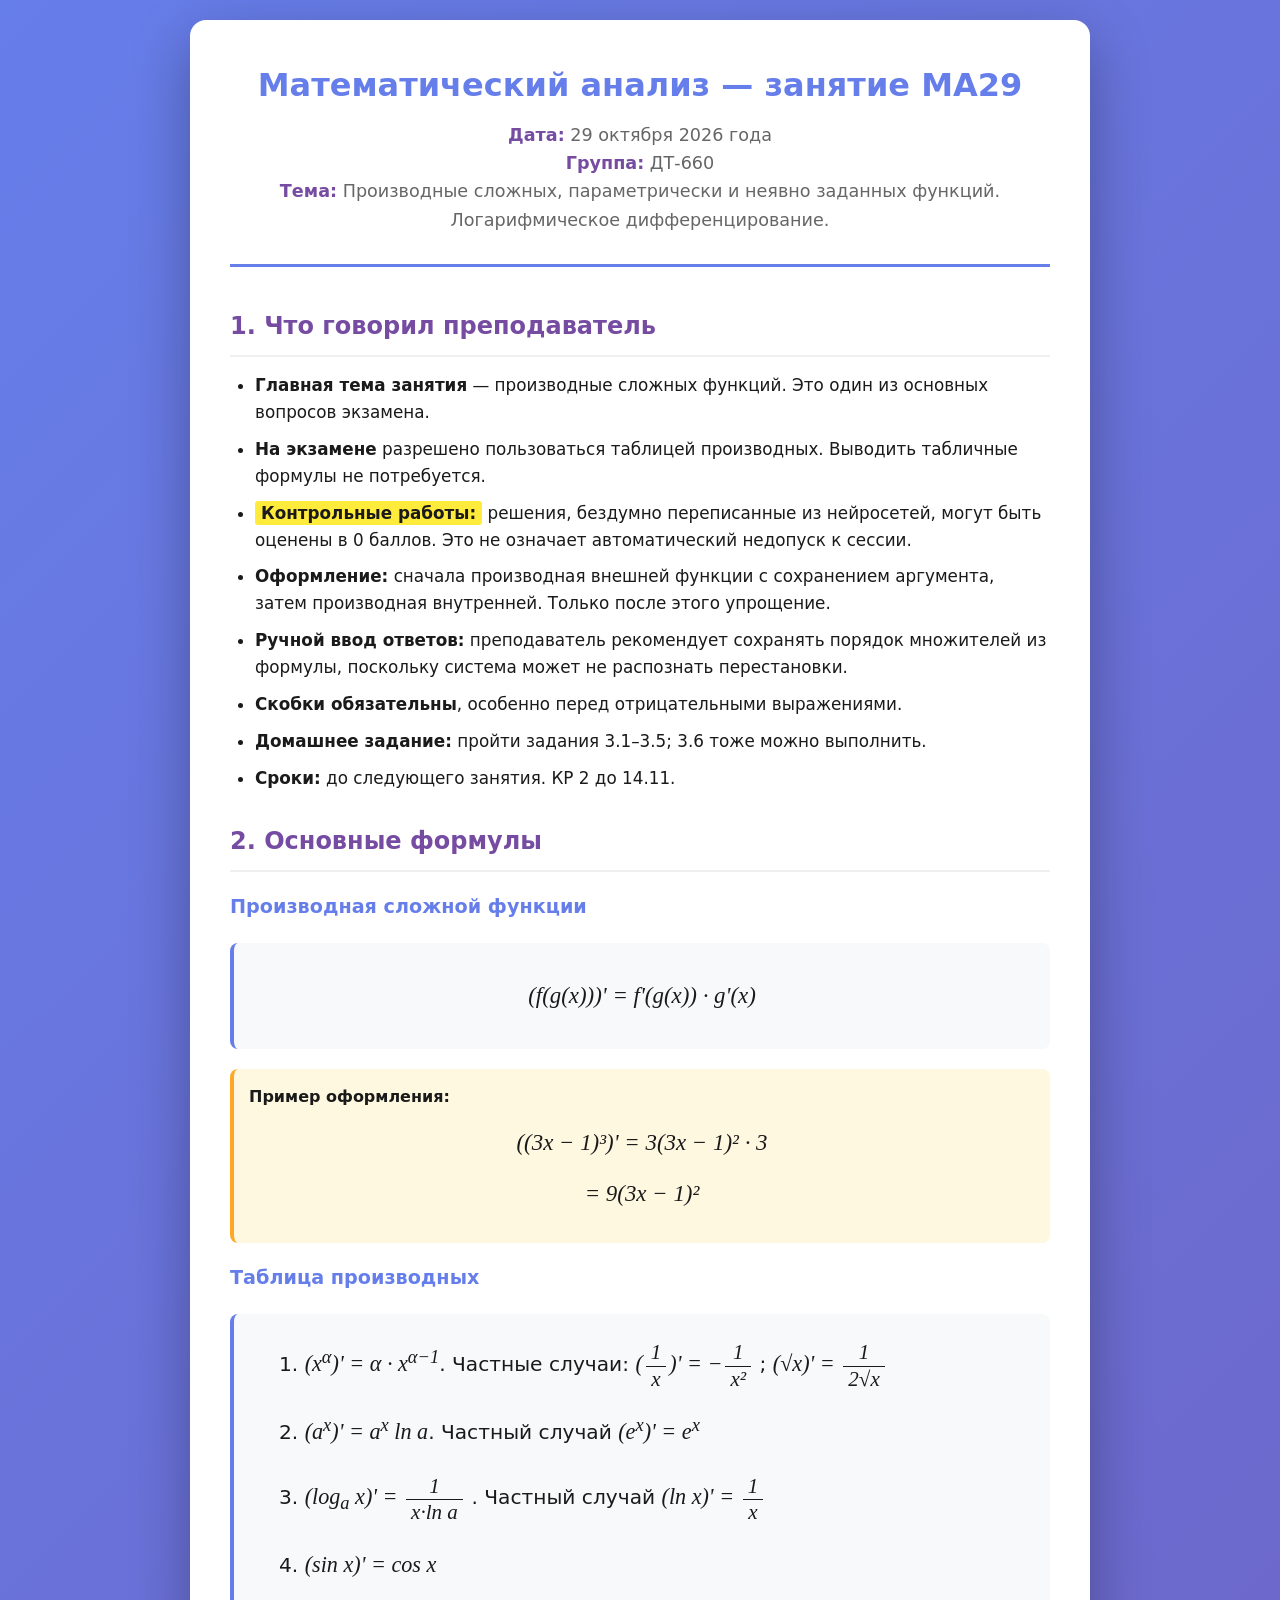
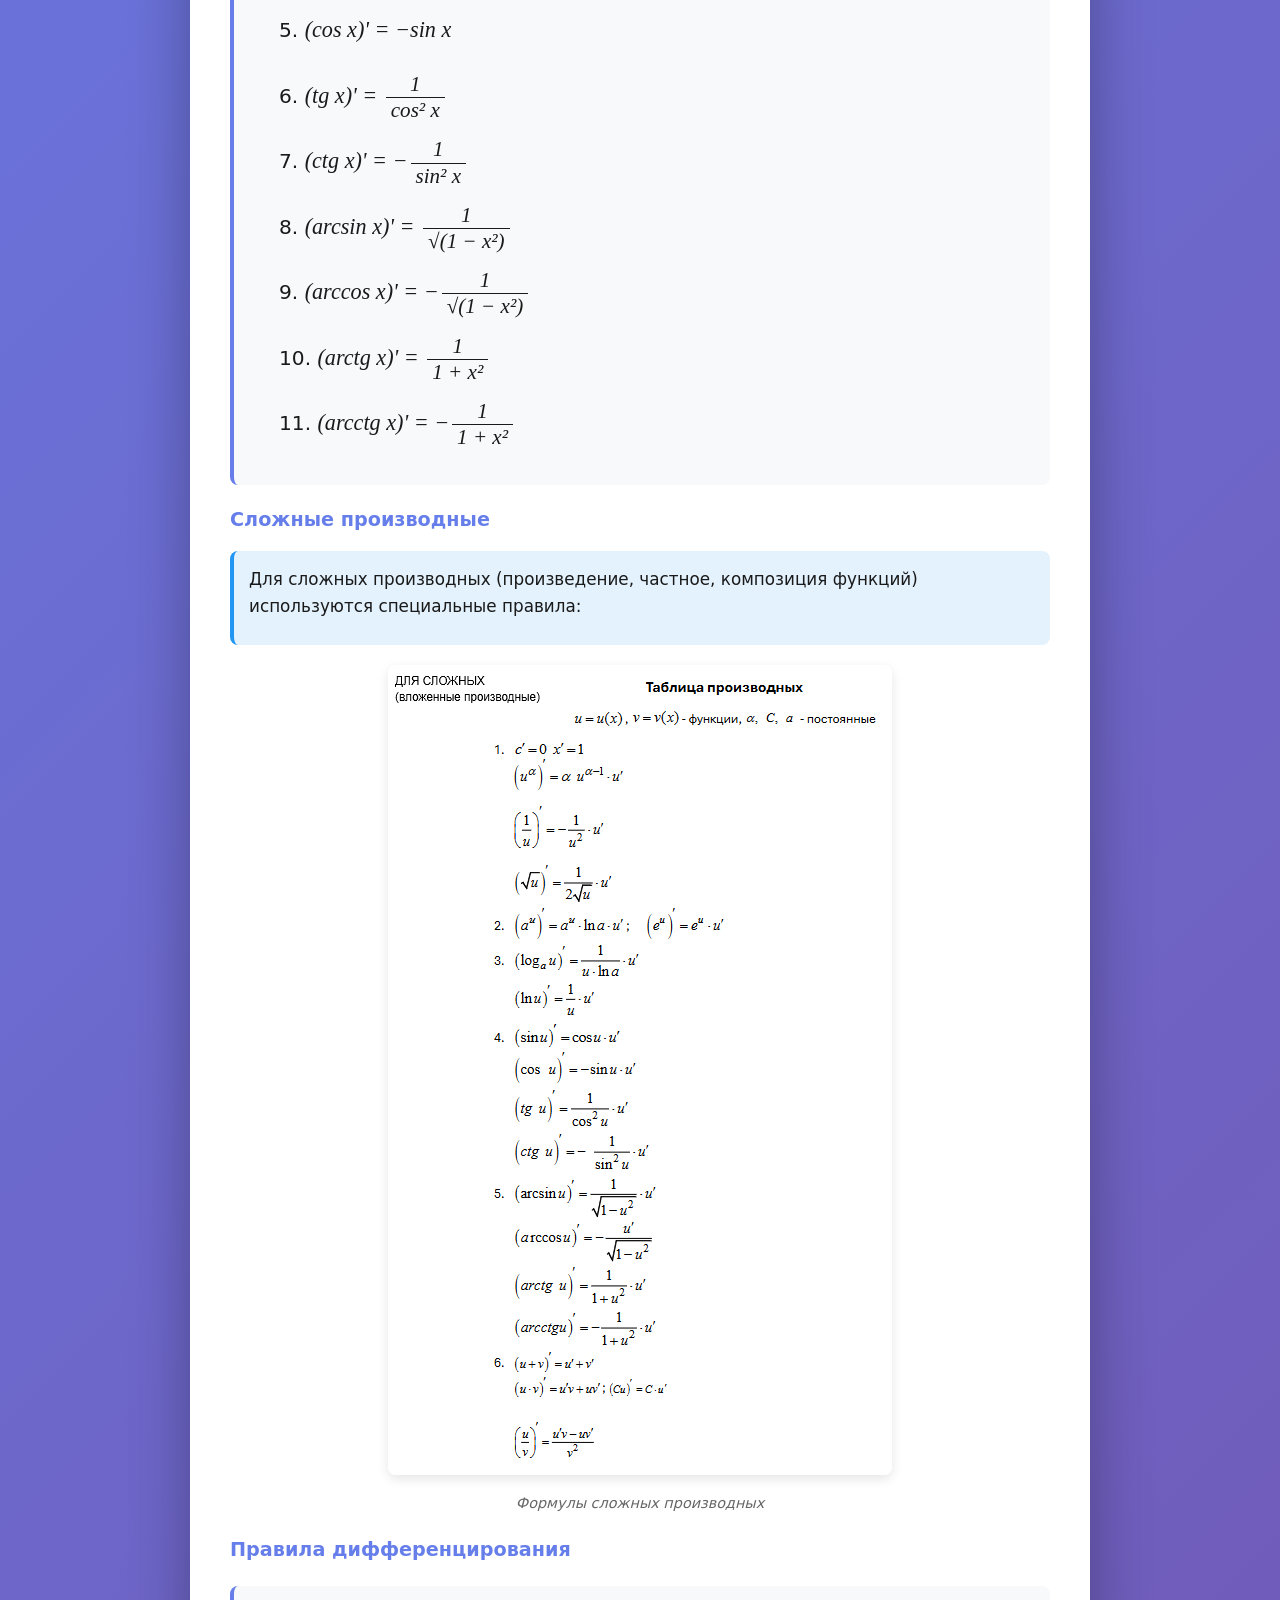
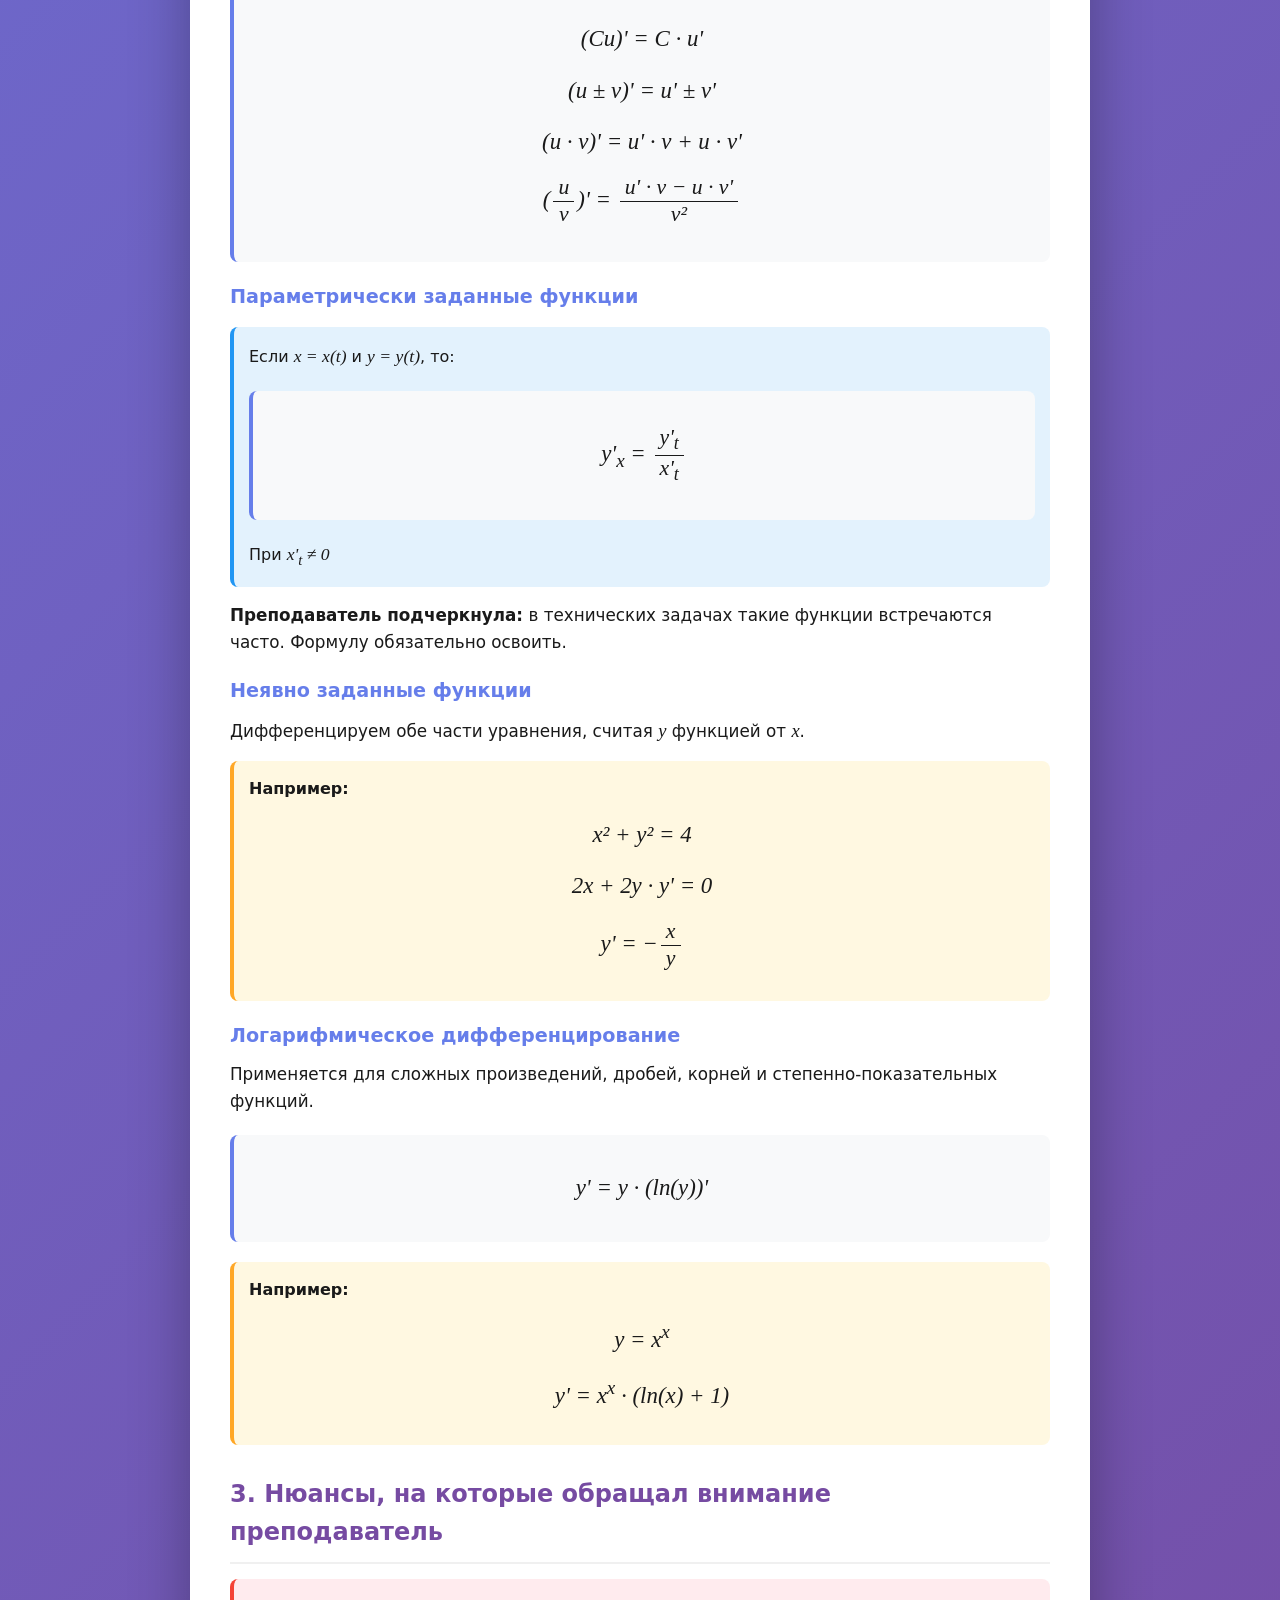
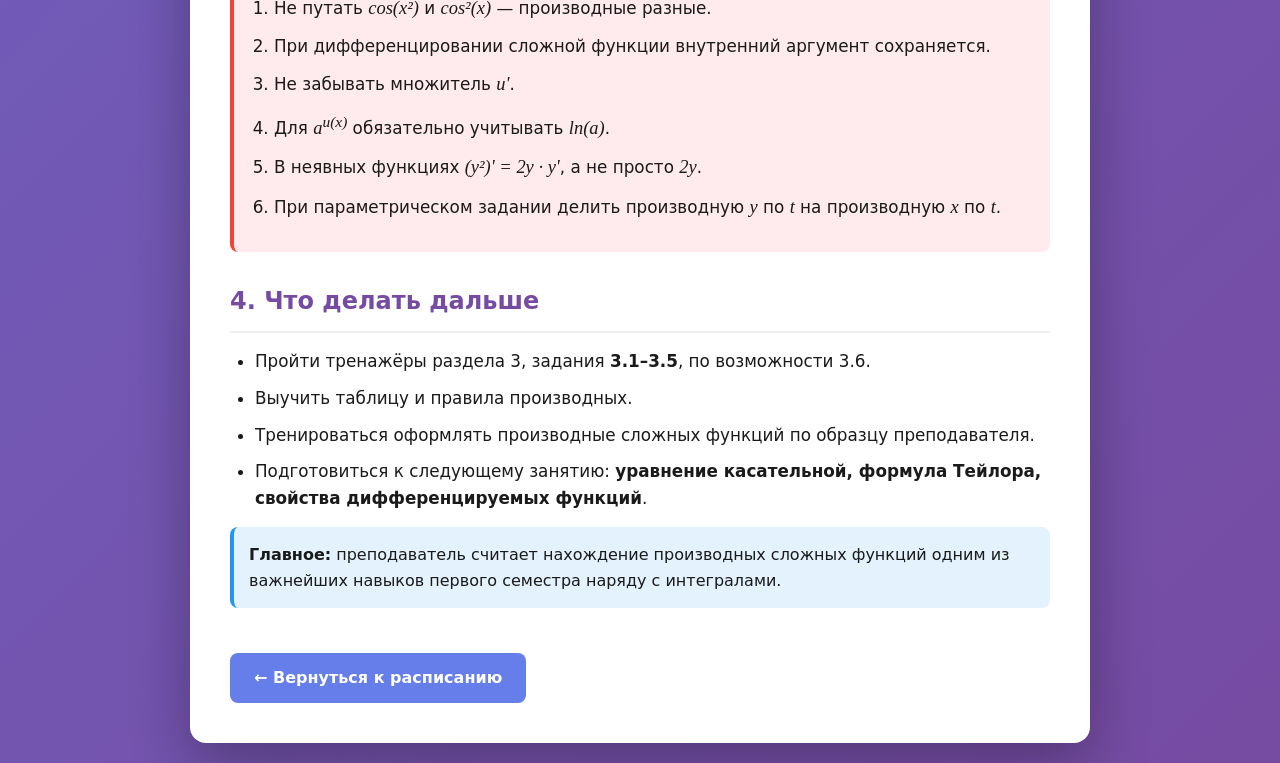
<file: lectures/ma-29-10-2026.html>
<!DOCTYPE html>
<html lang="ru">
<head>
    <meta charset="UTF-8">
    <meta name="viewport" content="width=device-width, initial-scale=1.0">
    <title>МА — Производные сложных функций (29.10.2026)</title>
    <style>
        * {
            margin: 0;
            padding: 0;
            box-sizing: border-box;
        }

        body {
            font-family: -apple-system, BlinkMacSystemFont, 'Segoe UI', system-ui, sans-serif;
            line-height: 1.6;
            color: #1a1a1a;
            background: linear-gradient(135deg, #667eea 0%, #764ba2 100%);
            padding: 20px;
            min-height: 100vh;
        }

        .container {
            max-width: 900px;
            margin: 0 auto;
            background: white;
            border-radius: 16px;
            box-shadow: 0 20px 60px rgba(0, 0, 0, 0.3);
            padding: 40px;
        }

        .header {
            text-align: center;
            margin-bottom: 40px;
            padding-bottom: 30px;
            border-bottom: 3px solid #667eea;
        }

        h1 {
            font-size: 2em;
            color: #667eea;
            margin-bottom: 10px;
        }

        .meta {
            color: #666;
            font-size: 1.1em;
        }

        .meta strong {
            color: #764ba2;
        }

        h2 {
            color: #764ba2;
            font-size: 1.5em;
            margin-top: 30px;
            margin-bottom: 15px;
            padding-bottom: 10px;
            border-bottom: 2px solid #f0f0f0;
        }

        h3 {
            color: #667eea;
            font-size: 1.2em;
            margin-top: 20px;
            margin-bottom: 10px;
        }

        p, li {
            margin-bottom: 10px;
            font-size: 1.05em;
        }

        ul, ol {
            margin-left: 25px;
            margin-bottom: 15px;
        }

        .formula-box {
            background: #f8f9fa;
            border-left: 4px solid #667eea;
            padding: 20px;
            margin: 20px 0;
            border-radius: 8px;
            overflow-x: auto;
        }

        .formula {
            font-size: 1.3em;
            text-align: center;
            margin: 15px 0;
            font-family: 'Times New Roman', serif;
        }

        .example {
            background: #fff8e1;
            border-left: 4px solid #ffa726;
            padding: 15px;
            margin: 15px 0;
            border-radius: 8px;
        }

        table {
            width: 100%;
            border-collapse: collapse;
            margin: 20px 0;
            font-size: 1.1em;
        }

        th, td {
            border: 1px solid #ddd;
            padding: 12px;
            text-align: left;
        }

        th {
            background: #667eea;
            color: white;
            font-weight: 600;
        }

        tr:nth-child(even) {
            background: #f8f9fa;
        }

        .highlight {
            background: #ffeb3b;
            padding: 2px 6px;
            border-radius: 3px;
            font-weight: 600;
        }

        .note {
            background: #e3f2fd;
            border-left: 4px solid #2196f3;
            padding: 15px;
            margin: 15px 0;
            border-radius: 8px;
        }

        .warning {
            background: #ffebee;
            border-left: 4px solid #f44336;
            padding: 15px;
            margin: 15px 0;
            border-radius: 8px;
        }

        .back-link {
            display: inline-block;
            margin-top: 30px;
            padding: 12px 24px;
            background: #667eea;
            color: white;
            text-decoration: none;
            border-radius: 8px;
            font-weight: 600;
            transition: background 0.3s;
        }

        .back-link:hover {
            background: #764ba2;
        }

        code {
            background: #f5f5f5;
            padding: 2px 6px;
            border-radius: 3px;
            font-family: 'Courier New', monospace;
            font-size: 0.95em;
        }

        .math {
            font-family: 'Times New Roman', serif;
            font-style: italic;
            font-size: 1.1em;
        }

        .vector {
            position: relative;
            display: inline-block;
            font-style: italic;
        }

        .vector::after {
            content: '→';
            position: absolute;
            top: -0.7em;
            left: 50%;
            transform: translateX(-50%);
            font-size: 0.8em;
            font-style: normal;
        }

        .limit {
            display: inline-flex;
            flex-direction: column;
            vertical-align: middle;
            text-align: center;
            margin: 0 3px;
        }

        .limit-top {
            font-size: 1em;
            line-height: 1;
        }

        .limit-bottom {
            font-size: 0.7em;
            line-height: 1;
            font-style: normal;
            margin-top: 2px;
        }

        .fraction {
            display: inline-flex;
            flex-direction: column;
            vertical-align: middle;
            text-align: center;
            margin: 0 3px;
            font-size: 0.95em;
        }

        .numerator {
            border-bottom: 1px solid currentColor;
            padding: 0 5px 1px 5px;
            display: block;
            line-height: 1.1;
        }

        .denominator {
            padding: 1px 5px 0 5px;
            display: block;
            line-height: 1.1;
        }

        @media (max-width: 600px) {
            .container {
                padding: 20px;
            }

            h1 {
                font-size: 1.5em;
            }

            h2 {
                font-size: 1.3em;
            }
        }
    </style>
</head>
<body>
    <div class="container">
        <div class="header">
            <h1>Математический анализ — занятие МА29</h1>
            <div class="meta">
                <strong>Дата:</strong> 29 октября 2026 года<br>
                <strong>Группа:</strong> ДТ-660<br>
                <strong>Тема:</strong> Производные сложных, параметрически и неявно заданных функций. Логарифмическое дифференцирование.
            </div>
        </div>

        <h2>1. Что говорил преподаватель</h2>
        <ul>
            <li><strong>Главная тема занятия</strong> — производные сложных функций. Это один из основных вопросов экзамена.</li>
            <li><strong>На экзамене</strong> разрешено пользоваться таблицей производных. Выводить табличные формулы не потребуется.</li>
            <li><span class="highlight">Контрольные работы:</span> решения, бездумно переписанные из нейросетей, могут быть оценены в 0 баллов. Это не означает автоматический недопуск к сессии.</li>
            <li><strong>Оформление:</strong> сначала производная внешней функции с сохранением аргумента, затем производная внутренней. Только после этого упрощение.</li>
            <li><strong>Ручной ввод ответов:</strong> преподаватель рекомендует сохранять порядок множителей из формулы, поскольку система может не распознать перестановки.</li>
            <li><strong>Скобки обязательны</strong>, особенно перед отрицательными выражениями.</li>
            <li><strong>Домашнее задание:</strong> пройти задания 3.1–3.5; 3.6 тоже можно выполнить.</li>
            <li><strong>Сроки:</strong> до следующего занятия. КР 2 до 14.11.</li>
        </ul>

        <h2>2. Основные формулы</h2>

        <h3>Производная сложной функции</h3>
        <div class="formula-box">
            <div class="formula">
                <span class="math">(f(g(x)))' = f'(g(x)) · g'(x)</span>
            </div>
        </div>

        <div class="example">
            <strong>Пример оформления:</strong><br>
            <div class="formula">
                <span class="math">((3x − 1)³)' = 3(3x − 1)² · 3</span>
            </div>
            <div class="formula">
                <span class="math">= 9(3x − 1)²</span>
            </div>
        </div>

        <h3>Таблица производных</h3>
        <div class="formula-box" style="font-size: 1.2em; line-height: 2.5;">
            <ol style="list-style-position: inside;">
                <li>
                    <span class="math">(x<sup>α</sup>)' = α · x<sup>α−1</sup></span>. Частные случаи: 
                    <span class="math">
                        (<span class="fraction"><span class="numerator">1</span><span class="denominator">x</span></span>)' = −<span class="fraction"><span class="numerator">1</span><span class="denominator">x²</span></span>
                    </span>; 
                    <span class="math">
                        (√x)' = <span class="fraction"><span class="numerator">1</span><span class="denominator">2√x</span></span>
                    </span>
                </li>
                
                <li><span class="math">(a<sup>x</sup>)' = a<sup>x</sup> ln a</span>. Частный случай <span class="math">(e<sup>x</sup>)' = e<sup>x</sup></span></li>
                
                <li>
                    <span class="math">
                        (log<sub>a</sub> x)' = <span class="fraction"><span class="numerator">1</span><span class="denominator">x·ln a</span></span>
                    </span>. Частный случай 
                    <span class="math">
                        (ln x)' = <span class="fraction"><span class="numerator">1</span><span class="denominator">x</span></span>
                    </span>
                </li>
                
                <li><span class="math">(sin x)' = cos x</span></li>
                
                <li><span class="math">(cos x)' = −sin x</span></li>
                
                <li>
                    <span class="math">
                        (tg x)' = <span class="fraction"><span class="numerator">1</span><span class="denominator">cos² x</span></span>
                    </span>
                </li>
                
                <li>
                    <span class="math">
                        (ctg x)' = −<span class="fraction"><span class="numerator">1</span><span class="denominator">sin² x</span></span>
                    </span>
                </li>
                
                <li>
                    <span class="math">
                        (arcsin x)' = <span class="fraction"><span class="numerator">1</span><span class="denominator">√(1 − x²)</span></span>
                    </span>
                </li>
                
                <li>
                    <span class="math">
                        (arccos x)' = −<span class="fraction"><span class="numerator">1</span><span class="denominator">√(1 − x²)</span></span>
                    </span>
                </li>
                
                <li>
                    <span class="math">
                        (arctg x)' = <span class="fraction"><span class="numerator">1</span><span class="denominator">1 + x²</span></span>
                    </span>
                </li>
                
                <li>
                    <span class="math">
                        (arcctg x)' = −<span class="fraction"><span class="numerator">1</span><span class="denominator">1 + x²</span></span>
                    </span>
                </li>
            </ol>
        </div>

        <h3>Сложные производные</h3>
        <div class="note">
            <p>Для сложных производных (произведение, частное, композиция функций) используются специальные правила:</p>
        </div>
        <div style="text-align: center; margin: 20px 0;">
            <img src="../assets/useful/matan/hard-proiz.png" alt="Сложные производные" style="max-width: 100%; height: auto; border-radius: 8px; box-shadow: 0 4px 12px rgba(0,0,0,0.1);">
            <p style="margin-top: 10px; font-size: 0.9em; color: #666;"><em>Формулы сложных производных</em></p>
        </div>

        <h3>Правила дифференцирования</h3>
        <div class="formula-box">
            <div class="formula"><span class="math">(Cu)' = C · u'</span></div>
            <div class="formula"><span class="math">(u ± v)' = u' ± v'</span></div>
            <div class="formula"><span class="math">(u · v)' = u' · v + u · v'</span></div>
            <div class="formula">
                <span class="math">
                    (<span class="fraction"><span class="numerator">u</span><span class="denominator">v</span></span>)' = 
                    <span class="fraction"><span class="numerator">u' · v − u · v'</span><span class="denominator">v²</span></span>
                </span>
            </div>
        </div>

        <h3>Параметрически заданные функции</h3>
        <div class="note">
            Если <span class="math">x = x(t)</span> и <span class="math">y = y(t)</span>, то:
            <div class="formula-box">
                <div class="formula">
                    <span class="math">
                        y'<sub>x</sub> = <span class="fraction"><span class="numerator">y'<sub>t</sub></span><span class="denominator">x'<sub>t</sub></span></span>
                    </span>
                </div>
            </div>
            При <span class="math">x'<sub>t</sub> ≠ 0</span>
        </div>
        <p><strong>Преподаватель подчеркнула:</strong> в технических задачах такие функции встречаются часто. Формулу обязательно освоить.</p>

        <h3>Неявно заданные функции</h3>
        <p>Дифференцируем обе части уравнения, считая <span class="math">y</span> функцией от <span class="math">x</span>.</p>
        <div class="example">
            <strong>Например:</strong>
            <div class="formula"><span class="math">x² + y² = 4</span></div>
            <div class="formula"><span class="math">2x + 2y · y' = 0</span></div>
            <div class="formula">
                <span class="math">
                    y' = −<span class="fraction"><span class="numerator">x</span><span class="denominator">y</span></span>
                </span>
            </div>
        </div>

        <h3>Логарифмическое дифференцирование</h3>
        <p>Применяется для сложных произведений, дробей, корней и степенно-показательных функций.</p>
        <div class="formula-box">
            <div class="formula"><span class="math">y' = y · (ln(y))'</span></div>
        </div>
        <div class="example">
            <strong>Например:</strong>
            <div class="formula"><span class="math">y = x<sup>x</sup></span></div>
            <div class="formula"><span class="math">y' = x<sup>x</sup> · (ln(x) + 1)</span></div>
        </div>

        <h2>3. Нюансы, на которые обращал внимание преподаватель</h2>
        <div class="warning">
            <ol>
                <li>Не путать <span class="math">cos(x²)</span> и <span class="math">cos²(x)</span> — производные разные.</li>
                <li>При дифференцировании сложной функции внутренний аргумент сохраняется.</li>
                <li>Не забывать множитель <span class="math">u'</span>.</li>
                <li>Для <span class="math">a<sup>u(x)</sup></span> обязательно учитывать <span class="math">ln(a)</span>.</li>
                <li>В неявных функциях <span class="math">(y²)' = 2y · y'</span>, а не просто <span class="math">2y</span>.</li>
                <li>При параметрическом задании делить производную <span class="math">y</span> по <span class="math">t</span> на производную <span class="math">x</span> по <span class="math">t</span>.</li>
            </ol>
        </div>

        <h2>4. Что делать дальше</h2>
        <ul>
            <li>Пройти тренажёры раздела 3, задания <strong>3.1–3.5</strong>, по возможности 3.6.</li>
            <li>Выучить таблицу и правила производных.</li>
            <li>Тренироваться оформлять производные сложных функций по образцу преподавателя.</li>
            <li>Подготовиться к следующему занятию: <strong>уравнение касательной, формула Тейлора, свойства дифференцируемых функций</strong>.</li>
        </ul>

        <div class="note">
            <strong>Главное:</strong> преподаватель считает нахождение производных сложных функций одним из важнейших навыков первого семестра наряду с интегралами.
        </div>

        <a href="../index.html" class="back-link">← Вернуться к расписанию</a>
    </div>
</body>
</html>
</file>
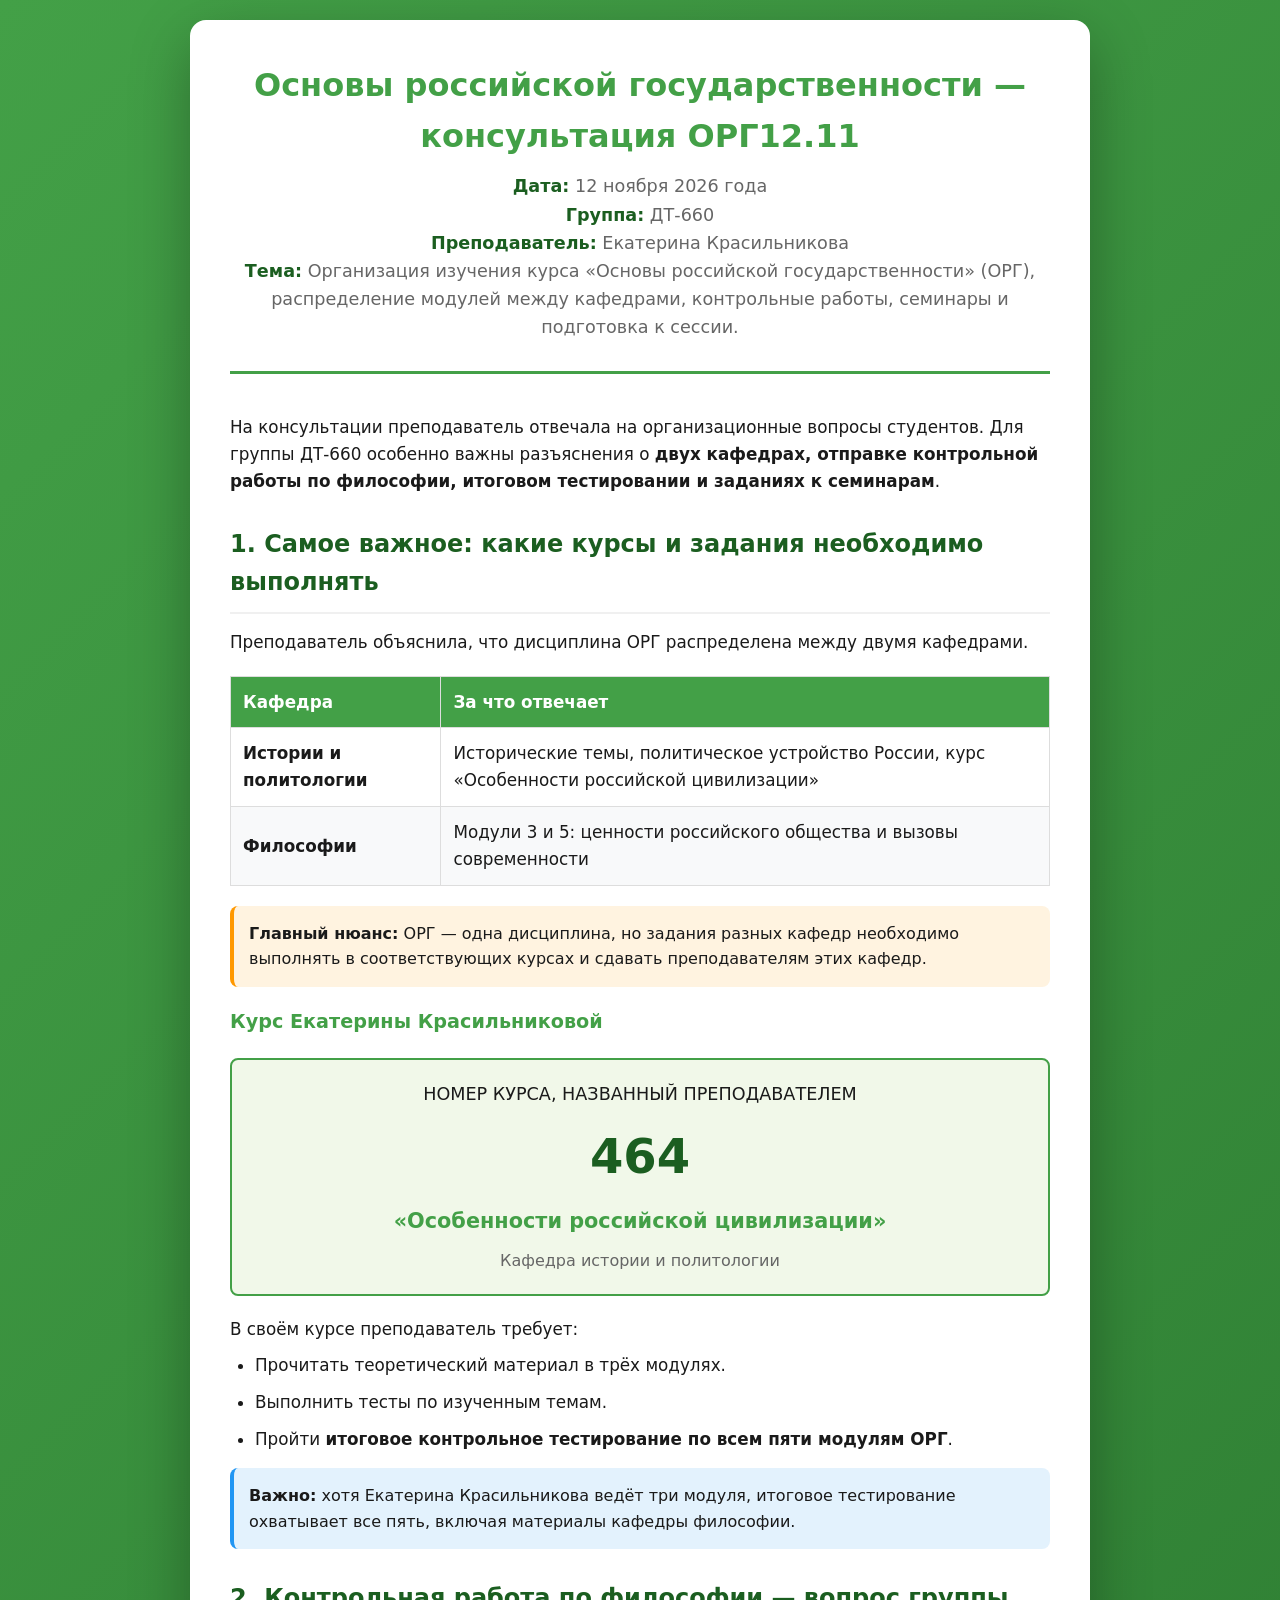
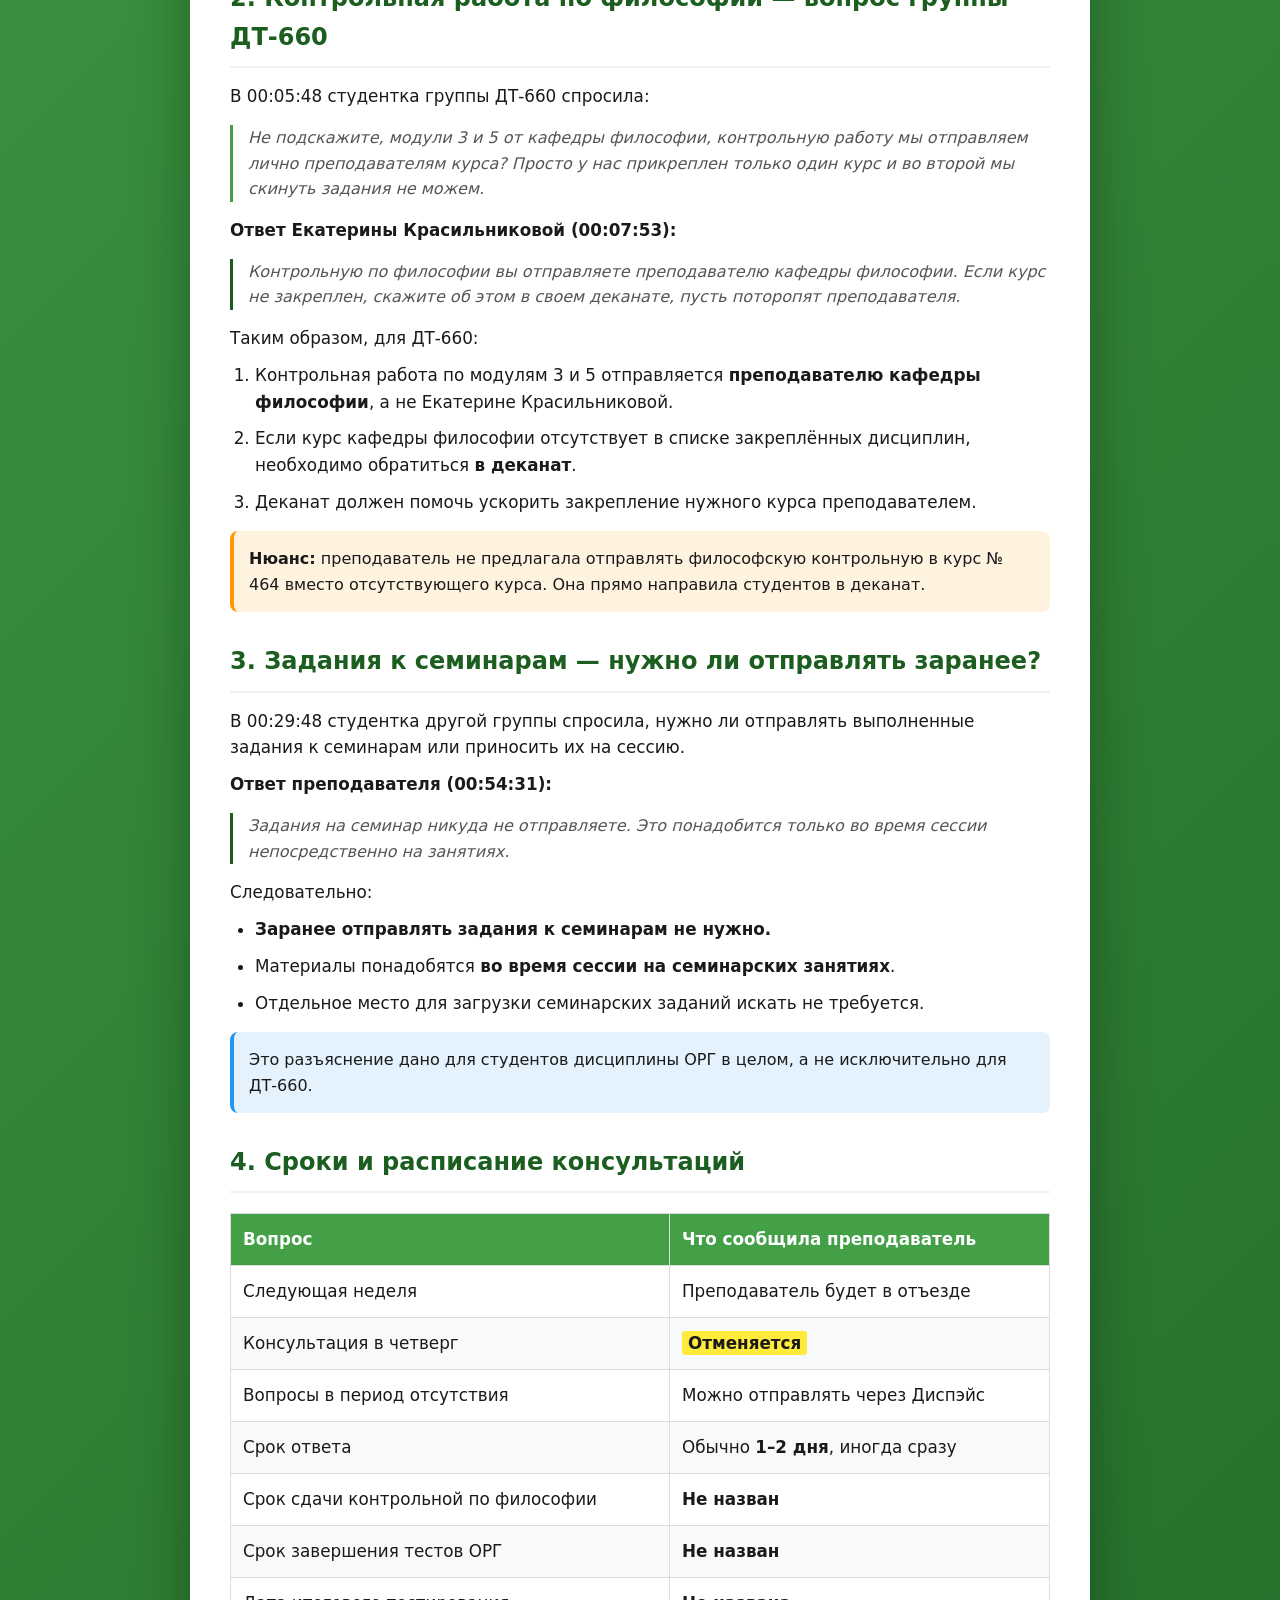
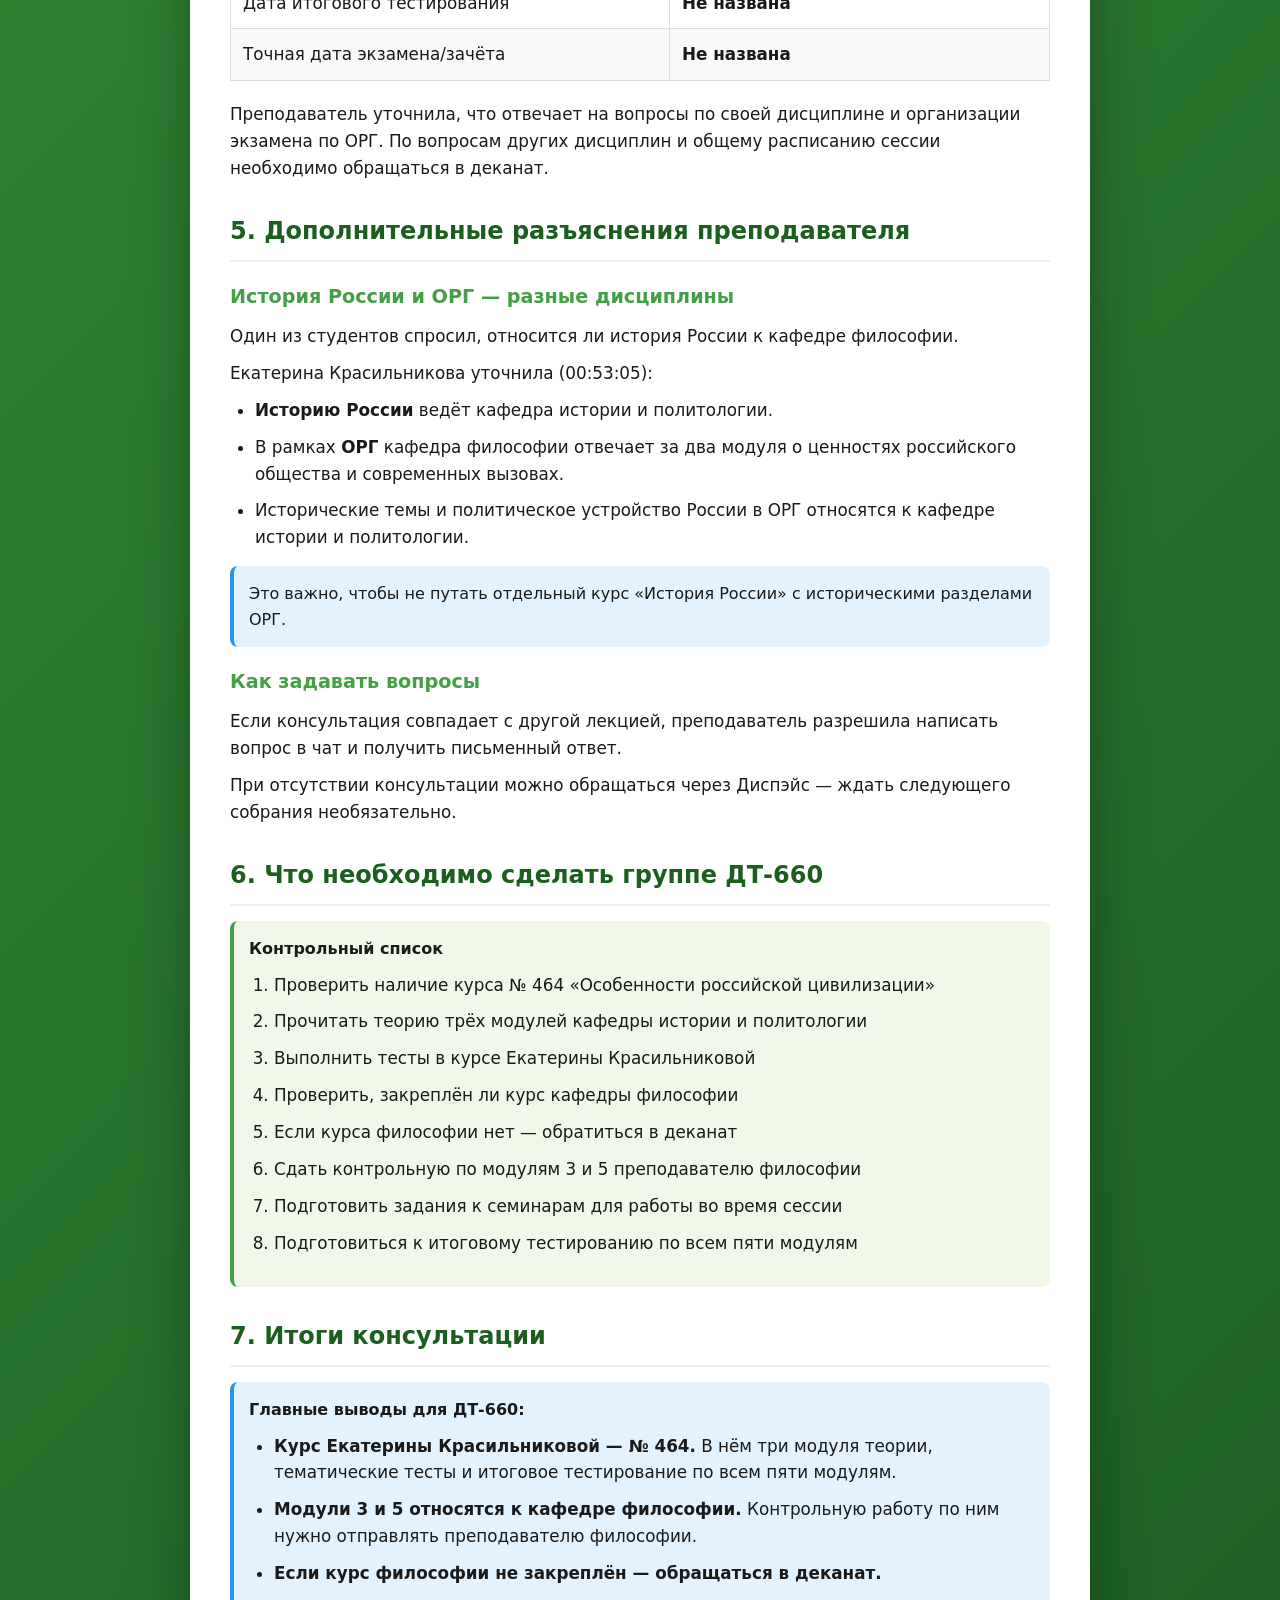
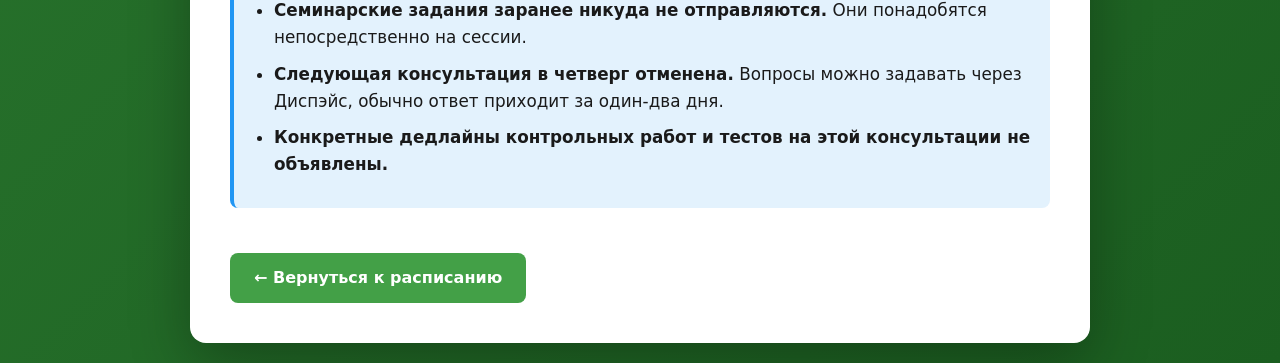
<file: lectures/org-12-11-2026.html>
<!DOCTYPE html>
<html lang="ru">
<head>
    <meta charset="UTF-8">
    <meta name="viewport" content="width=device-width, initial-scale=1.0">
    <title>ОРГ — Консультация (12.11.2026)</title>
    <style>
        * {
            margin: 0;
            padding: 0;
            box-sizing: border-box;
        }

        body {
            font-family: -apple-system, BlinkMacSystemFont, 'Segoe UI', system-ui, sans-serif;
            line-height: 1.6;
            color: #1a1a1a;
            background: linear-gradient(135deg, #43a047 0%, #1b5e20 100%);
            padding: 20px;
            min-height: 100vh;
        }

        .container {
            max-width: 900px;
            margin: 0 auto;
            background: white;
            border-radius: 16px;
            box-shadow: 0 20px 60px rgba(0, 0, 0, 0.3);
            padding: 40px;
        }

        .header {
            text-align: center;
            margin-bottom: 40px;
            padding-bottom: 30px;
            border-bottom: 3px solid #43a047;
        }

        h1 {
            font-size: 2em;
            color: #43a047;
            margin-bottom: 10px;
        }

        .meta {
            color: #666;
            font-size: 1.1em;
        }

        .meta strong {
            color: #1b5e20;
        }

        h2 {
            color: #1b5e20;
            font-size: 1.5em;
            margin-top: 30px;
            margin-bottom: 15px;
            padding-bottom: 10px;
            border-bottom: 2px solid #f0f0f0;
        }

        h3 {
            color: #43a047;
            font-size: 1.2em;
            margin-top: 20px;
            margin-bottom: 10px;
        }

        p, li {
            margin-bottom: 10px;
            font-size: 1.05em;
        }

        ul, ol {
            margin-left: 25px;
            margin-bottom: 15px;
        }

        .info-box {
            background: #f1f8e9;
            border: 2px solid #43a047;
            padding: 20px;
            margin: 20px 0;
            border-radius: 8px;
            text-align: center;
        }

        .course-number {
            font-size: 3em;
            font-weight: bold;
            color: #1b5e20;
            margin: 10px 0;
        }

        .course-title {
            font-size: 1.3em;
            color: #43a047;
            font-weight: 600;
        }

        table {
            width: 100%;
            border-collapse: collapse;
            margin: 20px 0;
            font-size: 1.05em;
        }

        th, td {
            border: 1px solid #ddd;
            padding: 12px;
            text-align: left;
        }

        th {
            background: #43a047;
            color: white;
            font-weight: 600;
        }

        tr:nth-child(even) {
            background: #f8f9fa;
        }

        .highlight {
            background: #ffeb3b;
            padding: 2px 6px;
            border-radius: 3px;
            font-weight: 600;
        }

        .note {
            background: #e3f2fd;
            border-left: 4px solid #2196f3;
            padding: 15px;
            margin: 15px 0;
            border-radius: 8px;
        }

        .warning {
            background: #fff3e0;
            border-left: 4px solid #ff9800;
            padding: 15px;
            margin: 15px 0;
            border-radius: 8px;
        }

        .checklist {
            background: #f1f8e9;
            border-left: 4px solid #43a047;
            padding: 15px;
            margin: 15px 0;
            border-radius: 8px;
        }

        .back-link {
            display: inline-block;
            margin-top: 30px;
            padding: 12px 24px;
            background: #43a047;
            color: white;
            text-decoration: none;
            border-radius: 8px;
            font-weight: 600;
            transition: background 0.3s;
        }

        .back-link:hover {
            background: #1b5e20;
        }

        code {
            background: #f5f5f5;
            padding: 2px 6px;
            border-radius: 3px;
            font-family: 'Courier New', monospace;
            font-size: 0.95em;
        }

        @media (max-width: 600px) {
            .container {
                padding: 20px;
            }

            h1 {
                font-size: 1.5em;
            }

            h2 {
                font-size: 1.3em;
            }

            .course-number {
                font-size: 2em;
            }
        }
    </style>
</head>
<body>
    <div class="container">
        <div class="header">
            <h1>Основы российской государственности — консультация ОРГ12.11</h1>
            <div class="meta">
                <strong>Дата:</strong> 12 ноября 2026 года<br>
                <strong>Группа:</strong> ДТ-660<br>
                <strong>Преподаватель:</strong> Екатерина Красильникова<br>
                <strong>Тема:</strong> Организация изучения курса «Основы российской государственности» (ОРГ), распределение модулей между кафедрами, контрольные работы, семинары и подготовка к сессии.
            </div>
        </div>

        <p>На консультации преподаватель отвечала на организационные вопросы студентов. Для группы ДТ-660 особенно важны разъяснения о <strong>двух кафедрах, отправке контрольной работы по философии, итоговом тестировании и заданиях к семинарам</strong>.</p>

        <h2>1. Самое важное: какие курсы и задания необходимо выполнять</h2>

        <p>Преподаватель объяснила, что дисциплина ОРГ распределена между двумя кафедрами.</p>

        <table>
            <thead>
                <tr>
                    <th>Кафедра</th>
                    <th>За что отвечает</th>
                </tr>
            </thead>
            <tbody>
                <tr>
                    <td><strong>Истории и политологии</strong></td>
                    <td>Исторические темы, политическое устройство России, курс «Особенности российской цивилизации»</td>
                </tr>
                <tr>
                    <td><strong>Философии</strong></td>
                    <td>Модули 3 и 5: ценности российского общества и вызовы современности</td>
                </tr>
            </tbody>
        </table>

        <div class="warning">
            <strong>Главный нюанс:</strong> ОРГ — одна дисциплина, но задания разных кафедр необходимо выполнять в соответствующих курсах и сдавать преподавателям этих кафедр.
        </div>

        <h3>Курс Екатерины Красильниковой</h3>
        
        <div class="info-box">
            <div style="font-size: 1.1em; margin-bottom: 10px;">НОМЕР КУРСА, НАЗВАННЫЙ ПРЕПОДАВАТЕЛЕМ</div>
            <div class="course-number">464</div>
            <div class="course-title">«Особенности российской цивилизации»</div>
            <div style="margin-top: 10px; color: #666;">Кафедра истории и политологии</div>
        </div>

        <p>В своём курсе преподаватель требует:</p>
        <ul>
            <li>Прочитать теоретический материал в трёх модулях.</li>
            <li>Выполнить тесты по изученным темам.</li>
            <li>Пройти <strong>итоговое контрольное тестирование по всем пяти модулям ОРГ</strong>.</li>
        </ul>

        <div class="note">
            <strong>Важно:</strong> хотя Екатерина Красильникова ведёт три модуля, итоговое тестирование охватывает все пять, включая материалы кафедры философии.
        </div>

        <h2>2. Контрольная работа по философии — вопрос группы ДТ-660</h2>

        <p>В 00:05:48 студентка группы ДТ-660 спросила:</p>
        <blockquote style="border-left: 3px solid #43a047; padding-left: 15px; margin: 15px 0; font-style: italic; color: #555;">
            Не подскажите, модули 3 и 5 от кафедры философии, контрольную работу мы отправляем лично преподавателям курса? Просто у нас прикреплен только один курс и во второй мы скинуть задания не можем.
        </blockquote>

        <p><strong>Ответ Екатерины Красильниковой (00:07:53):</strong></p>
        <blockquote style="border-left: 3px solid #1b5e20; padding-left: 15px; margin: 15px 0; font-style: italic; color: #555;">
            Контрольную по философии вы отправляете преподавателю кафедры философии. Если курс не закреплен, скажите об этом в своем деканате, пусть поторопят преподавателя.
        </blockquote>

        <p>Таким образом, для ДТ-660:</p>
        <ol>
            <li>Контрольная работа по модулям 3 и 5 отправляется <strong>преподавателю кафедры философии</strong>, а не Екатерине Красильниковой.</li>
            <li>Если курс кафедры философии отсутствует в списке закреплённых дисциплин, необходимо обратиться <strong>в деканат</strong>.</li>
            <li>Деканат должен помочь ускорить закрепление нужного курса преподавателем.</li>
        </ol>

        <div class="warning">
            <strong>Нюанс:</strong> преподаватель не предлагала отправлять философскую контрольную в курс № 464 вместо отсутствующего курса. Она прямо направила студентов в деканат.
        </div>

        <h2>3. Задания к семинарам — нужно ли отправлять заранее?</h2>

        <p>В 00:29:48 студентка другой группы спросила, нужно ли отправлять выполненные задания к семинарам или приносить их на сессию.</p>

        <p><strong>Ответ преподавателя (00:54:31):</strong></p>
        <blockquote style="border-left: 3px solid #1b5e20; padding-left: 15px; margin: 15px 0; font-style: italic; color: #555;">
            Задания на семинар никуда не отправляете. Это понадобится только во время сессии непосредственно на занятиях.
        </blockquote>

        <p>Следовательно:</p>
        <ul>
            <li><strong>Заранее отправлять задания к семинарам не нужно.</strong></li>
            <li>Материалы понадобятся <strong>во время сессии на семинарских занятиях</strong>.</li>
            <li>Отдельное место для загрузки семинарских заданий искать не требуется.</li>
        </ul>

        <div class="note">
            Это разъяснение дано для студентов дисциплины ОРГ в целом, а не исключительно для ДТ-660.
        </div>

        <h2>4. Сроки и расписание консультаций</h2>

        <table>
            <thead>
                <tr>
                    <th>Вопрос</th>
                    <th>Что сообщила преподаватель</th>
                </tr>
            </thead>
            <tbody>
                <tr>
                    <td>Следующая неделя</td>
                    <td>Преподаватель будет в отъезде</td>
                </tr>
                <tr>
                    <td>Консультация в четверг</td>
                    <td><span class="highlight">Отменяется</span></td>
                </tr>
                <tr>
                    <td>Вопросы в период отсутствия</td>
                    <td>Можно отправлять через Диспэйс</td>
                </tr>
                <tr>
                    <td>Срок ответа</td>
                    <td>Обычно <strong>1–2 дня</strong>, иногда сразу</td>
                </tr>
                <tr>
                    <td>Срок сдачи контрольной по философии</td>
                    <td><strong>Не назван</strong></td>
                </tr>
                <tr>
                    <td>Срок завершения тестов ОРГ</td>
                    <td><strong>Не назван</strong></td>
                </tr>
                <tr>
                    <td>Дата итогового тестирования</td>
                    <td><strong>Не названа</strong></td>
                </tr>
                <tr>
                    <td>Точная дата экзамена/зачёта</td>
                    <td><strong>Не названа</strong></td>
                </tr>
            </tbody>
        </table>

        <p>Преподаватель уточнила, что отвечает на вопросы по своей дисциплине и организации экзамена по ОРГ. По вопросам других дисциплин и общему расписанию сессии необходимо обращаться в деканат.</p>

        <h2>5. Дополнительные разъяснения преподавателя</h2>

        <h3>История России и ОРГ — разные дисциплины</h3>

        <p>Один из студентов спросил, относится ли история России к кафедре философии.</p>

        <p>Екатерина Красильникова уточнила (00:53:05):</p>
        <ul>
            <li><strong>Историю России</strong> ведёт кафедра истории и политологии.</li>
            <li>В рамках <strong>ОРГ</strong> кафедра философии отвечает за два модуля о ценностях российского общества и современных вызовах.</li>
            <li>Исторические темы и политическое устройство России в ОРГ относятся к кафедре истории и политологии.</li>
        </ul>

        <div class="note">
            Это важно, чтобы не путать отдельный курс «История России» с историческими разделами ОРГ.
        </div>

        <h3>Как задавать вопросы</h3>

        <p>Если консультация совпадает с другой лекцией, преподаватель разрешила написать вопрос в чат и получить письменный ответ.</p>

        <p>При отсутствии консультации можно обращаться через Диспэйс — ждать следующего собрания необязательно.</p>

        <h2>6. Что необходимо сделать группе ДТ-660</h2>

        <div class="checklist">
            <strong>Контрольный список</strong>
            <ol style="margin-top: 10px;">
                <li>Проверить наличие курса № 464 «Особенности российской цивилизации»</li>
                <li>Прочитать теорию трёх модулей кафедры истории и политологии</li>
                <li>Выполнить тесты в курсе Екатерины Красильниковой</li>
                <li>Проверить, закреплён ли курс кафедры философии</li>
                <li>Если курса философии нет — обратиться в деканат</li>
                <li>Сдать контрольную по модулям 3 и 5 преподавателю философии</li>
                <li>Подготовить задания к семинарам для работы во время сессии</li>
                <li>Подготовиться к итоговому тестированию по всем пяти модулям</li>
            </ol>
        </div>

        <h2>7. Итоги консультации</h2>

        <div class="note">
            <strong>Главные выводы для ДТ-660:</strong>
            <ul style="margin-top: 10px;">
                <li><strong>Курс Екатерины Красильниковой — № 464.</strong> В нём три модуля теории, тематические тесты и итоговое тестирование по всем пяти модулям.</li>
                <li><strong>Модули 3 и 5 относятся к кафедре философии.</strong> Контрольную работу по ним нужно отправлять преподавателю философии.</li>
                <li><strong>Если курс философии не закреплён — обращаться в деканат.</strong></li>
                <li><strong>Семинарские задания заранее никуда не отправляются.</strong> Они понадобятся непосредственно на сессии.</li>
                <li><strong>Следующая консультация в четверг отменена.</strong> Вопросы можно задавать через Диспэйс, обычно ответ приходит за один-два дня.</li>
                <li><strong>Конкретные дедлайны контрольных работ и тестов на этой консультации не объявлены.</strong></li>
            </ul>
        </div>

        <a href="../index.html" class="back-link">← Вернуться к расписанию</a>
    </div>
</body>
</html>
</file>
<file: styles.css>
:root {
    --bg-primary: #1a1a2e;
    --bg-secondary: #16213e;
    --bg-tertiary: #0f3460;
    --text-primary: #eaeaea;
    --text-secondary: #b8b8b8;
    --accent: #e94560;
    --accent-hover: #ff6b6b;
    --border: #2a2a4a;
}

[data-theme="light"] {
    --bg-primary: #f5f5f5;
    --bg-secondary: #ffffff;
    --bg-tertiary: #e0e0e0;
    --text-primary: #1a1a1a;
    --text-secondary: #555555;
    --accent: #e94560;
    --accent-hover: #d63651;
    --border: #cccccc;
}

* {
    margin: 0;
    padding: 0;
    box-sizing: border-box;
}

body {
    font-family: 'Segoe UI', Tahoma, Geneva, Verdana, sans-serif;
    background-color: var(--bg-primary);
    color: var(--text-primary);
    min-height: 100vh;
    transition: background-color 0.3s, color 0.3s;
}

/* Header */
.header {
    background-color: var(--bg-secondary);
    border-bottom: 2px solid var(--border);
    position: sticky;
    top: 0;
    z-index: 100;
}

.header-content {
    max-width: 1400px;
    margin: 0 auto;
    display: flex;
    align-items: center;
    justify-content: space-between;
    padding: 15px 20px;
    gap: 20px;
}

.logo {
    font-size: 1.5rem;
    color: var(--accent);
    white-space: nowrap;
}

.nav-menu {
    display: flex;
    gap: 10px;
    flex-wrap: wrap;
    justify-content: center;
}

.nav-btn {
    background-color: transparent;
    color: var(--text-primary);
    border: 2px solid var(--border);
    padding: 10px 20px;
    border-radius: 8px;
    font-size: 1rem;
    cursor: pointer;
    transition: all 0.3s;
}

.nav-btn:hover {
    border-color: var(--accent);
}

.nav-btn.active {
    background-color: var(--accent);
    border-color: var(--accent);
    color: white;
}

.theme-btn {
    background-color: transparent;
    border: 2px solid var(--accent);
    color: var(--text-primary);
    padding: 10px 15px;
    border-radius: 8px;
    cursor: pointer;
    transition: all 0.3s;
    display: flex;
    align-items: center;
    gap: 8px;
}

.theme-btn:hover {
    background-color: var(--accent);
    color: white;
}

#themeIcon {
    font-size: 1.2rem;
}

/* Main Content */
.main-content {
    max-width: 1100px;
    margin: 0 auto;
    padding: 30px 20px;
}

.section {
    display: none;
}

.section.active {
    display: block;
}

/* Calendar */
.calendar-container {
    background-color: var(--bg-secondary);
    padding: 25px;
    border-radius: 15px;
    max-width: 920px;
    margin: 0 auto;
}

.calendar-header {
    display: flex;
    justify-content: space-between;
    align-items: center;
    margin-bottom: 20px;
}

.nav-arrow {
    background-color: var(--accent);
    color: white;
    border: none;
    padding: 10px 18px;
    border-radius: 8px;
    cursor: pointer;
    font-size: 1.2rem;
    transition: background-color 0.3s;
}

.nav-arrow:hover {
    background-color: var(--accent-hover);
}

#currentMonth {
    font-size: 1.3rem;
    font-weight: bold;
}

.calendar-grid {
    display: grid;
    grid-template-columns: repeat(7, 1fr);
    gap: 8px;
}

.day-name {
    text-align: center;
    font-weight: bold;
    padding: 8px;
    color: var(--text-secondary);
    font-size: 0.9rem;
}

.day-cell {
    min-height: 96px;
    display: flex;
    flex-direction: column;
    align-items: stretch;
    justify-content: flex-start;
    gap: 4px;
    padding: 6px;
    border-radius: 10px;
    cursor: default;
    font-size: 0.95rem;
    transition: background-color 0.2s, border-color 0.2s;
    position: relative;
    background-color: var(--bg-tertiary);
}

.day-cell.has-subject {
    cursor: default;
}

.day-cell.has-subject:hover {
    background-color: var(--bg-tertiary);
}

.day-cell.today {
    border: 2px solid var(--accent);
    font-weight: bold;
}

.day-number {
    align-self: flex-start;
    font-size: 0.85rem;
    line-height: 1;
    color: var(--text-secondary);
    padding: 1px 2px;
}

.day-cell.today .day-number {
    color: var(--accent);
}

.day-subjects {
    display: flex;
    flex-direction: column;
    gap: 3px;
    width: 100%;
    min-width: 0;
}

.subject-label {
    display: block;
    width: 100%;
    padding: 3px 5px;
    border: none;
    border-radius: 5px;
    font-size: 0.68rem;
    font-weight: 600;
    font-family: inherit;
    line-height: 1.25;
    white-space: nowrap;
    overflow: hidden;
    text-overflow: ellipsis;
    color: #fff;
    text-align: left;
    cursor: pointer;
    transition: filter 0.15s, transform 0.15s;
}

.subject-label:hover {
    filter: brightness(1.15);
    transform: translateY(-1px);
}

.subject-label:focus-visible {
    outline: 2px solid var(--accent);
    outline-offset: 1px;
}

.subject-ma { background-color: #2f7d4a; }
.subject-ma-test { background-color: #c67a12; }
.subject-ma-event { background-color: #3b6ea5; }
.subject-org { background-color: #8b4fbf; }
.subject-org-phil { background-color: #6b4cc4; }
.subject-history { background-color: #b4532a; }
.subject-linalg { background-color: #1f7a8c; }
.subject-opd { background-color: #0d7377; }
.subject-meeting { background-color: #4a5568; }
.subject-other { background-color: var(--accent); }

.day-cell.other-month {
    color: var(--text-secondary);
    opacity: 0.4;
    min-height: 96px;
    align-items: center;
    justify-content: center;
}

/* Deadlines */
.deadlines-container {
    background-color: var(--bg-secondary);
    padding: 25px;
    border-radius: 15px;
    max-width: 700px;
    margin: 0 auto;
}

.month-select {
    width: 100%;
    padding: 12px 15px;
    margin-bottom: 20px;
    border-radius: 8px;
    border: 2px solid var(--border);
    background-color: var(--bg-tertiary);
    color: var(--text-primary);
    font-size: 1rem;
    cursor: pointer;
}

.month-select:focus {
    outline: none;
    border-color: var(--accent);
}

.deadlines-list {
    display: flex;
    flex-direction: column;
    gap: 12px;
}

.deadline-item {
    background-color: var(--bg-tertiary);
    padding: 15px;
    border-radius: 10px;
    border-left: 4px solid var(--accent);
}

.deadline-item.deadline-ma-test,
.deadline-item.deadline-ma { border-left-color: #2f7d4a; }
.deadline-item.deadline-linalg { border-left-color: #1f7a8c; }
.deadline-item.deadline-history { border-left-color: #b4532a; }
.deadline-item.deadline-org { border-left-color: #8b4fbf; }
.deadline-item.deadline-org-phil { border-left-color: #6b4cc4; }
.deadline-item.deadline-opd { border-left-color: #0d7377; }

.deadline-top {
    display: flex;
    align-items: center;
    justify-content: space-between;
    gap: 10px;
    margin-bottom: 4px;
}

.deadline-date {
    font-weight: bold;
    color: var(--accent);
    font-size: 0.95rem;
}

.deadline-badge {
    font-size: 0.72rem;
    font-weight: 600;
    padding: 2px 8px;
    border-radius: 999px;
    background-color: color-mix(in srgb, var(--accent) 22%, transparent);
    color: var(--accent);
    white-space: nowrap;
}

.deadline-badge.soft {
    background-color: color-mix(in srgb, var(--text-secondary) 18%, transparent);
    color: var(--text-secondary);
}

.deadline-subject {
    font-weight: bold;
    margin: 5px 0;
    font-size: 1.05rem;
}

.deadline-desc {
    color: var(--text-secondary);
    font-size: 0.9rem;
    line-height: 1.5;
}

/* Modal */
.modal {
    display: none;
    position: fixed;
    top: 0;
    left: 0;
    width: 100%;
    height: 100%;
    background-color: rgba(0, 0, 0, 0.7);
    z-index: 1000;
    justify-content: center;
    align-items: flex-start;
    padding: 20px;
    overflow-y: auto;
}

.modal.show {
    display: flex;
}

.modal-content {
    background-color: var(--bg-secondary);
    padding: 30px;
    border-radius: 15px;
    max-width: 760px;
    width: 100%;
    position: relative;
    max-height: 90vh;
    overflow-y: auto;
}

#modalInfo {
    display: flex;
    flex-direction: column;
    gap: 16px;
}

.close-btn {
    position: absolute;
    top: 15px;
    right: 20px;
    font-size: 1.8rem;
    cursor: pointer;
    color: var(--text-secondary);
}

.close-btn:hover {
    color: var(--accent);
}

#modalDate {
    color: var(--accent);
    margin-bottom: 20px;
    padding-right: 30px;
}

/* Event Card */
.event-card {
    background-color: var(--bg-tertiary);
    padding: 20px;
    margin-bottom: 0;
    border-radius: 12px;
    border-left: 4px solid var(--accent);
}

.event-header {
    display: flex;
    justify-content: space-between;
    align-items: center;
    margin-bottom: 10px;
}

.event-type-badge {
    display: inline-block;
    padding: 4px 12px;
    border-radius: 20px;
    font-size: 0.85rem;
    font-weight: 500;
    background-color: var(--accent);
    color: white;
}

.event-type-badge.webinar {
    background-color: #4CAF50;
}

.event-type-badge.test_deadline_soft {
    background-color: #FF9800;
}

.event-type-badge.test_deadline {
    background-color: #f44336;
}

.event-type-badge.event {
    background-color: #2196F3;
}

.event-date {
    color: var(--text-secondary);
    font-size: 0.9rem;
}

.event-time {
    color: var(--text-secondary);
    font-size: 0.95rem;
    margin-bottom: 10px;
    font-variant-numeric: tabular-nums;
}

.event-title {
    font-size: 1.2rem;
    font-weight: bold;
    margin-bottom: 15px;
    color: var(--text-primary);
}

.event-course {
    margin-bottom: 10px;
    padding: 10px;
    background-color: var(--bg-secondary);
    border-radius: 8px;
}

.event-course-label {
    color: var(--text-secondary);
    font-size: 0.85rem;
    display: block;
    margin-bottom: 3px;
}

.event-course-name {
    font-weight: 500;
}

.event-course-id {
    color: var(--text-secondary);
    margin-left: 5px;
}

.event-teacher {
    display: flex;
    flex-direction: column;
    margin-bottom: 15px;
}

.event-teacher-label {
    color: var(--text-secondary);
    font-size: 0.85rem;
    margin-bottom: 3px;
}

.event-teacher-name {
    font-weight: 500;
}

.event-description {
    color: var(--text-secondary);
    padding: 10px;
    background-color: var(--bg-secondary);
    border-radius: 8px;
    margin-bottom: 15px;
}

.event-notes {
    margin-top: 18px;
    padding-top: 16px;
    border-top: 1px solid var(--border);
    display: flex;
    flex-direction: column;
    gap: 12px;
}

.info-section {
    background-color: var(--bg-secondary);
    border: 1px solid var(--border);
    border-radius: 10px;
    padding: 14px 16px;
}

.info-section-title {
    font-weight: 600;
    color: var(--accent);
    margin-bottom: 10px;
    font-size: 1rem;
    letter-spacing: 0.01em;
}

.info-section-content {
    color: var(--text-primary);
}

.info-section-content p {
    margin-bottom: 8px;
    line-height: 1.65;
    color: var(--text-primary);
}

.info-section-content p:last-child {
    margin-bottom: 0;
}

.info-section-content ul,
.info-section-content ol {
    margin: 8px 0 4px;
    padding-left: 22px;
}

.info-section-content li {
    margin-bottom: 7px;
    line-height: 1.55;
    color: var(--text-primary);
}

.info-section-content li:last-child {
    margin-bottom: 0;
}

/* Выпадающие секции в заметках лекций */
.info-section-accordion {
    padding: 0;
    overflow: hidden;
}

.info-section-toggle {
    display: flex;
    align-items: center;
    justify-content: space-between;
    gap: 10px;
    width: 100%;
    background: none;
    border: none;
    cursor: pointer;
    padding: 14px 16px;
    text-align: left;
    font: inherit;
    color: inherit;
}

.info-section-toggle .info-section-title {
    margin-bottom: 0;
}

.info-section-chevron {
    color: var(--text-secondary);
    transition: transform 0.2s ease;
    flex-shrink: 0;
}

.info-section-toggle.open .info-section-chevron {
    transform: rotate(180deg);
}

.info-section-body {
    padding: 0 16px 14px;
}

.empty-state {
    color: var(--text-secondary);
    text-align: center;
    padding: 20px;
}

/* Scrollbar */
::-webkit-scrollbar {
    width: 8px;
}

::-webkit-scrollbar-track {
    background: var(--bg-tertiary);
}

::-webkit-scrollbar-thumb {
    background: var(--accent);
    border-radius: 4px;
}

/* Responsive */
@media (max-width: 700px) {
    .main-content {
        padding: 15px 8px;
    }

    .header-content {
        flex-direction: column;
        gap: 10px;
        padding: 10px 12px;
    }
    
    .nav-menu {
        width: 100%;
        justify-content: center;
        gap: 6px;
    }
    
    .nav-btn {
        flex: 1;
        text-align: center;
        min-width: 0;
        padding: 8px 6px;
        font-size: 0.85rem;
    }
    
    .calendar-container {
        padding: 10px 6px;
    }

    .calendar-header {
        margin-bottom: 12px;
        gap: 8px;
    }

    #currentMonth {
        font-size: 1.05rem;
        white-space: nowrap;
        overflow: hidden;
        text-overflow: ellipsis;
        text-align: center;
        min-width: 0;
        flex: 1;
    }

    .nav-arrow {
        padding: 6px 12px;
        font-size: 1rem;
        flex-shrink: 0;
    }

    /* Календарь прокручивается горизонтально, чтобы месяцы не вылезали за экран */
    .calendar-scroll {
        overflow-x: auto;
        -webkit-overflow-scrolling: touch;
    }

    .calendar-grid {
        gap: 3px;
        min-width: 340px;
    }
    
    .day-cell,
    .day-cell.other-month {
        min-height: 72px;
        padding: 3px;
    }

    .day-name {
        padding: 4px 2px;
        font-size: 0.75rem;
    }

    .subject-label {
        font-size: 0.55rem;
        padding: 2px 3px;
    }

    .day-number {
        font-size: 0.7rem;
    }

    .deadlines-container {
        padding: 15px 12px;
    }
}

/* ===== PWA additions ===== */

/* Безопасные зоны (чёлка / gesture bar на телефонах) */
.header {
    padding-top: env(safe-area-inset-top);
}

.main-content {
    padding-bottom: calc(20px + env(safe-area-inset-bottom));
}

/* Кнопка установки приложения */
.theme-section {
    display: flex;
    align-items: center;
    gap: 10px;
}

.install-btn {
    border-color: var(--accent) !important;
    color: var(--accent) !important;
    font-weight: 600;
}

.install-btn:hover {
    background-color: var(--accent);
    color: #fff !important;
}

/* Баннер офлайн-режима */
.offline-banner {
    position: fixed;
    left: 50%;
    bottom: calc(16px + env(safe-area-inset-bottom));
    transform: translateX(-50%);
    background-color: var(--bg-tertiary);
    color: var(--text-primary);
    border: 1px solid var(--accent);
    border-radius: 24px;
    padding: 8px 18px;
    font-size: 0.85rem;
    z-index: 300;
    box-shadow: 0 4px 16px rgba(0, 0, 0, 0.35);
    white-space: nowrap;
}

/* Компактнее на узких экранах */
@media (max-width: 700px) {
    .theme-section {
        width: 100%;
        justify-content: center;
    }

    .theme-btn {
        padding: 8px 14px;
        font-size: 0.9rem;
    }
}

/* Режим установленного приложения: нативнее внешний вид */
@media (display-mode: standalone) {
    .header {
        user-select: none;
        -webkit-user-select: none;
    }

    .day-cell,
    .nav-btn,
    .theme-btn {
        touch-action: manipulation;
    }
}

/* ===== Раздел «Полезное» ===== */

.useful-container {
    max-width: 920px;
    margin: 0 auto;
}

.useful-title {
    font-size: 1.5rem;
    margin-bottom: 4px;
}

.useful-subtitle {
    color: var(--text-secondary);
    margin-bottom: 20px;
    font-size: 0.95rem;
}

.useful-list {
    display: flex;
    flex-direction: column;
    gap: 16px;
}

.useful-subject {
    background-color: var(--bg-secondary);
    border-radius: 14px;
    overflow: hidden;
    border: 1px solid var(--border);
}

.useful-subject-header {
    width: 100%;
    display: flex;
    align-items: center;
    gap: 12px;
    padding: 16px 18px;
    background: none;
    border: none;
    cursor: pointer;
    color: var(--text-primary);
    font-size: 1.05rem;
    font-family: inherit;
    text-align: left;
}

.useful-subject-header:hover {
    background-color: var(--bg-tertiary);
}

.useful-subject-icon {
    display: inline-flex;
    align-items: center;
    justify-content: center;
    width: 38px;
    height: 38px;
    border-radius: 10px;
    font-size: 1.3rem;
    font-weight: bold;
    color: #fff;
    background-color: var(--subject-color, var(--accent));
    flex-shrink: 0;
}

.useful-subject-name {
    font-weight: 600;
    flex: 1;
}

.useful-subject-count {
    font-size: 0.78rem;
    color: var(--text-secondary);
    white-space: nowrap;
}

.useful-chevron {
    transition: transform 0.2s;
    color: var(--text-secondary);
}

.useful-subject-header.open .useful-chevron {
    transform: rotate(180deg);
}

.useful-subject-body {
    padding: 4px 18px 18px;
    border-top: 1px solid var(--border);
}

.useful-topic {
    padding: 14px 0;
}

.useful-topic + .useful-topic {
    border-top: 1px dashed var(--border);
}

.useful-topic-title {
    font-size: 1.02rem;
    margin-bottom: 4px;
    color: var(--subject-color, var(--accent));
}

.useful-topic-subtitle {
    font-size: 0.85rem;
    color: var(--text-secondary);
    margin-bottom: 12px;
}

.useful-images {
    display: grid;
    grid-template-columns: repeat(auto-fill, minmax(160px, 1fr));
    gap: 12px;
}

.useful-image-card {
    background-color: var(--bg-tertiary);
    border-radius: 10px;
    overflow: hidden;
    cursor: pointer;
    border: 1px solid var(--border);
    transition: transform 0.15s, box-shadow 0.15s;
}

.useful-image-card:hover {
    transform: translateY(-2px);
    box-shadow: 0 4px 14px rgba(0, 0, 0, 0.25);
}

.useful-image-card img {
    display: block;
    width: 100%;
    aspect-ratio: 4 / 3;
    object-fit: cover;
}

.useful-image-card figcaption {
    font-size: 0.75rem;
    padding: 8px 10px;
    color: var(--text-secondary);
}

/* Модалка просмотра картинки */
.gallery-title {
    margin-bottom: 12px;
}

.gallery-frame {
    background-color: var(--bg-tertiary);
    border-radius: 10px;
    padding: 10px;
    text-align: center;
}

.gallery-image {
    max-width: 100%;
    max-height: 70vh;
    border-radius: 8px;
}

.gallery-hint {
    margin-top: 10px;
    font-size: 0.8rem;
    color: var(--text-secondary);
}

@media (max-width: 700px) {
    .useful-images {
        grid-template-columns: repeat(2, 1fr);
    }

    .useful-subject-count {
        display: none;
    }
}

/* Кнопка перехода к подробной лекции */
.lecture-link {
    display: inline-block;
    padding: 12px 24px;
    background: linear-gradient(135deg, #667eea 0%, #764ba2 100%);
    color: white;
    text-decoration: none;
    border-radius: 8px;
    font-weight: 600;
    transition: transform 0.2s, box-shadow 0.2s;
}

.lecture-link:hover {
    transform: translateY(-2px);
    box-shadow: 0 4px 12px rgba(102, 126, 234, 0.4);
}

.lecture-link:active {
    transform: translateY(0);
}
</file>
